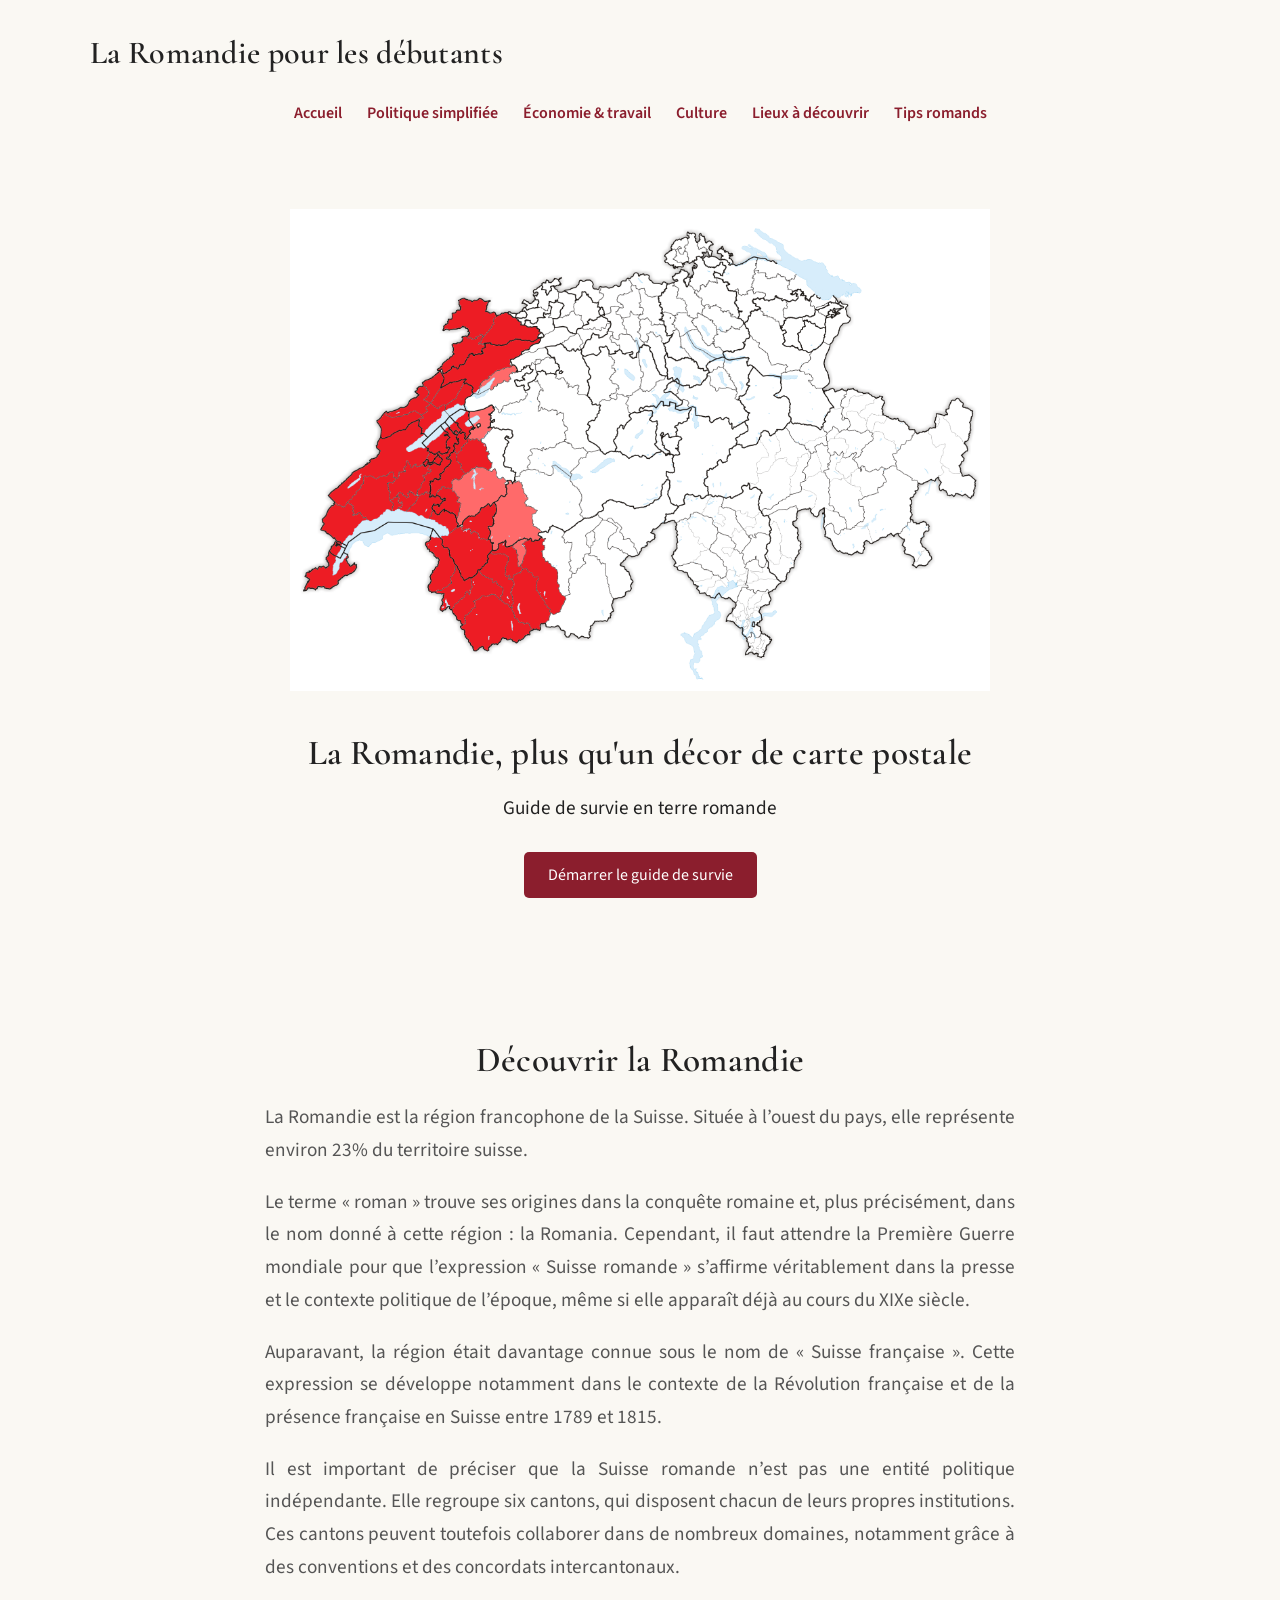
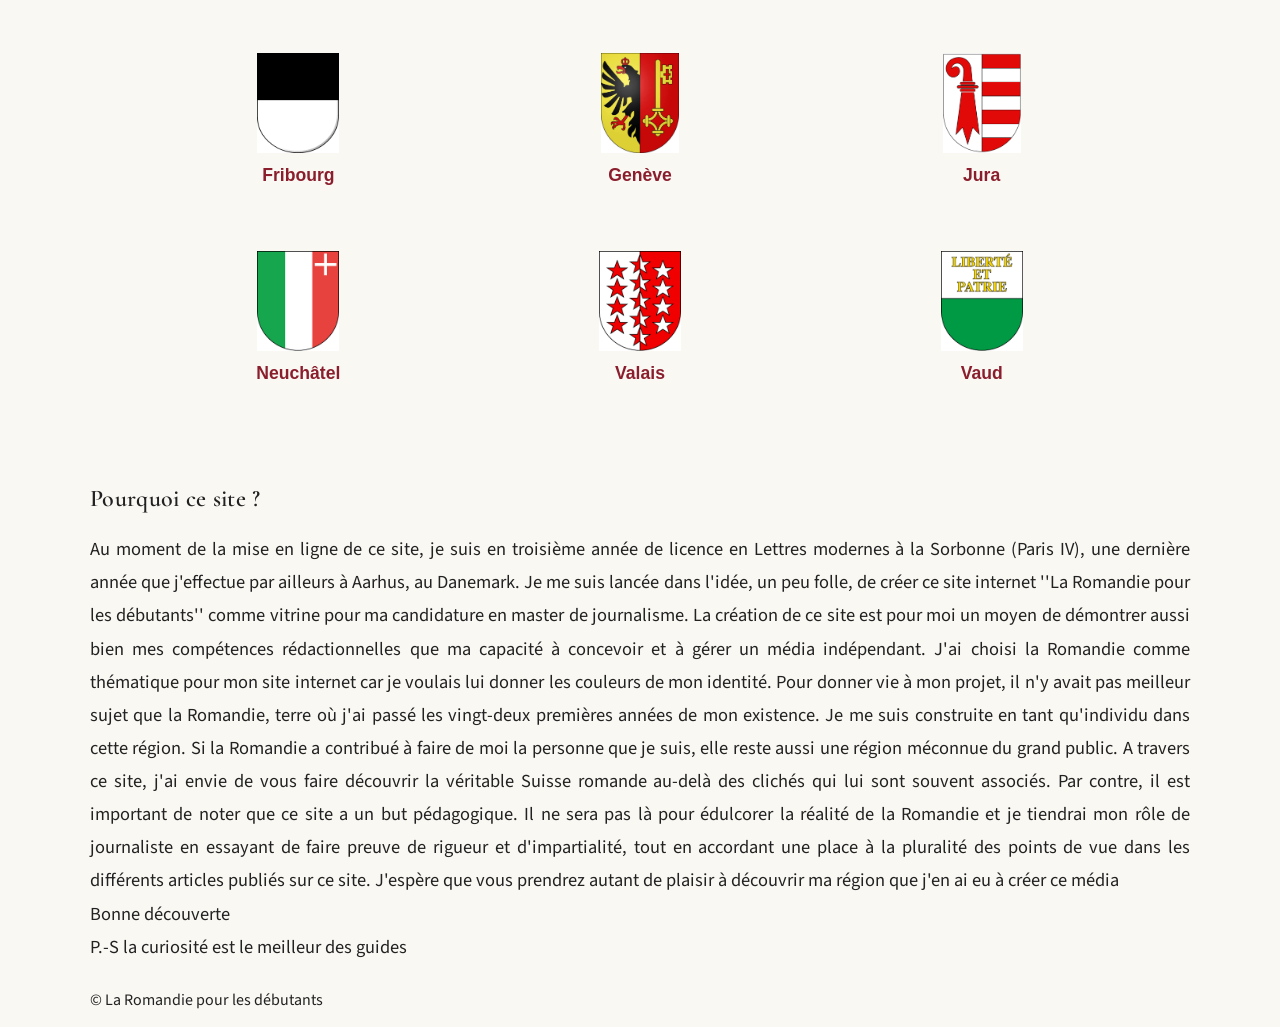
<file: index.html>
<!DOCTYPE html>
<html lang="fr">

<head>
    <meta charset="UTF-8">
    <meta name="viewport" content="width=device-width, initial-scale=1.0">
    <title>La Romandie pour les débutants</title>
<link rel="preconnect" href="https://fonts.googleapis.com">
<link rel="preconnect" href="https://fonts.gstatic.com" crossorigin>

<link href="https://fonts.googleapis.com/css2?family=Cormorant+Garamond:wght@500;600;700&family=Source+Sans+3:wght@400;500;600;700&display=swap" rel="stylesheet">

<link rel="stylesheet" href="../css/style.css">
</head>

<body>

<header>

    <div class="header-top">

        <h1>La Romandie pour les débutants</h1>

    </div>

    <nav class="menu">

     <a href="../index.html">Accueil</a>


    <div class="dropdown">

        <a href="#">Politique simplifiée</a>

        <div class="dropdown-content">

            <a href="pages/systeme-politique.html">Article - Le système politique suisse</a>
            <a href="pages/referendum.html">Vidéo - Référendum</a>
            <a href="pages/initiative-populaire.html">Vidéo - Initiative populaire</a>
            <a href="pages/quizz-commune.html">Quiz - Communal, cantonal ou fédéral ?</a>
            <a href="pages/interview-assurance-invalidité.html">Interview - Assurance invalidité</a>

        </div>

    </div>


    <div class="dropdown">

        <a href="#">Économie & travail</a>

        <div class="dropdown-content">

            <a href="pages/article-veritable-richesse-suisse-romande.html">Article - La véritable richesse de la Suisse romande</a>
            <a href="pages/video-rendre-lor-aux-juifs.html">Vidéo - Rendre l'or aux juifs</a>

        </div>

    </div>


    <div class="dropdown">

        <a href="#">Culture</a>

        <div class="dropdown-content">

            <a href="pages/interview-industrie-theatre.html">Interview - La Manufacture, une école haute en créativité</a>
            <a href="pages/article-montreux-jazz-festival.html">Article - Montreux Jazz Festival</a>

        </div>

    </div>


    <div class="dropdown">

        <a href="pages/Lieux-à-ne-pas-manquer.html">Lieux à découvrir</a>

    </div>


    <div class="dropdown">

        <a href="#">Tips romands</a>

        <div class="dropdown-content">

            <a href="pages/Top 10.html">Top - Top 10 des aliments incontournables en Romandie</a>
            <a href="pages/Dictionnaire.html">Dictionnaire - Lexique de secours pour se faire comprendre en terre romande</a>
        </div>

    </div>


</nav>

</header>


<main>

<section class="hero">

    <img src="images/suisse-romande.jpg" alt="Carte de la Suisse mettant en avant la Suisse romande">

    <h2>La Romandie, plus qu'un décor de carte postale</h2>

    <p>
        Guide de survie en terre romande
    </p>

   <a href="#decouvrir-romandie" class="hero-button">
    Démarrer le guide de survie
    </a>

</section>

        <section class="decouvrir-romandie">

    <h2 id="decouvrir-romandie">Découvrir la Romandie</h2>

<div class="intro-romandie">
    <p>La Romandie est la région francophone de la Suisse. Située à l’ouest du pays, elle représente environ 23% du territoire suisse. </p>
    <p>Le terme « roman » trouve ses origines dans la conquête romaine et, plus précisément, dans le nom donné à cette région : la Romania. Cependant, il faut attendre la Première Guerre mondiale pour que l’expression « Suisse romande » s’affirme véritablement dans la presse et le contexte politique de l’époque, même si elle apparaît déjà au cours du XIXe siècle.</p>
    <p>Auparavant, la région était davantage connue sous le nom de « Suisse française ». Cette expression se développe notamment dans le contexte de la Révolution française et de la présence française en Suisse entre 1789 et 1815.</p>

    <p>Il est important de préciser que la Suisse romande n’est pas une entité politique indépendante. Elle regroupe six cantons, qui disposent chacun de leurs propres institutions. Ces cantons peuvent toutefois collaborer dans de nombreux domaines, notamment grâce à des conventions et des concordats intercantonaux.<br>
    </p>
</div>

    <div class="cantons-grid">

        <!-- FRIBOURG -->
        <div class="canton">
            <button class="drapeau-canton" onclick="toggleCanton('fribourg')">
                <img src="../images/Canton/Fribourg.png" alt="Drapeau du canton de Fribourg">
                <span>Fribourg</span>
            </button>

            <div class="info-canton" id="fribourg">
                <div class="info-contenu">
                    <div class="description-canton">
                        <h3>Fribourg</h3>
                        <p>
                          <strong>Date d'entrée dans la Confédération :</strong>1481 <br>
                            <strong>Moments historiques :</strong> Fribourg est le premier canton romand à être entré dans la Confédération. Au cours des guerres de Bourgogne, le comte de Gruyère et Fribourg s'allient aux Suisses. À la suite de ces événements, le 22 décembre 1481, Fribourg rejoint la Confédération.<br>
                            <strong>Plat traditionnel du canton :</strong> La cuchaule, une brioche jaune faite à base de safran <br>
                            <strong>Fun fact :</strong>  Il existe une légende qui permet d'expliquer les couleurs noire et blanche du blason de Fribourg. Berthold IV de Zähringen, fondateur de Fribourg, fut surpris par un orage au cours d'une partie de chasse. Comme il n'arriva pas à son domicile avant la tombée de la nuit, il frappa à la porte d'une modeste famille de charbonniers. Le charbonnier l'hébergea dans sa chaumière. Le lendemain matin, lorsque Berthold IV se réveilla, il s'aperçut qu'il avait dormi sur des sacs de charbon recouverts d'un sac de farine. Son pourpoint se retrouva alors noir d'un côté et blanc de l'autre.

                        </p>
                    </div>

                    <img src="../images/Canton/Fribourg sur une carte suisse.jpg"
                         alt="Localisation du canton de Fribourg en Suisse">
                </div>
            </div>
        </div>

        <!-- GENÈVE -->
        <div class="canton">
            <button class="drapeau-canton" onclick="toggleCanton('geneve')">
                <img src="../images/Canton/Genève.jpg" alt="Drapeau du canton de Genève">
                <span>Genève</span>
            </button>

            <div class="info-canton" id="geneve">
                <div class="info-contenu">
                    <div class="description-canton">
                        <h3>Genève</h3>
                        <p>
                          <strong>Date d'entrée dans la Confédération :</strong> 1815 <br>
                           <strong>Moment historique :</strong> Jusqu'au 31 décembre 1813, Genève, qui aspirait à retrouver son indépendance, était annexée à la France. À la suite de sa libération par l'armée autrichienne, qui chassa les Français, Genève se rendit compte qu'il lui était nécessaire de s'allier à un État plus grand qu'elle. Elle se tourna alors vers la Confédération helvétique, avec laquelle elle entretenait déjà d'étroits liens.
                           <strong>Plat traditionnel :</strong> La longeole, une saucisse composée de viande de porc et aromatisée aux graines de fenouil. <br>
                           <strong>Fun fact :</strong>S'il y a bien une chose qui fait la renommée de Genève, c'est évidemment son célèbre Jet d'eau. Aussi surprenant que cela puisse paraître, à l'origine, ce jet n'était pas destiné à devenir le symbole qu'il est aujourd'hui.Pour comprendre son histoire, il faut revenir en 1886, lorsque Genève ouvre une station de pompage hydraulique sur le Rhône afin d'alimenter les machines des usines. En fin de journée, lorsque les machines étaient mises à l'arrêt, une vanne était utilisée pour évacuer la surpression de l'eau, produisant ainsi un jet.Les Genevois l'apprécièrent tellement qu'il devint rapidement une attraction. Par la suite, le Jet d'eau fut déplacé dans la rade et considérablement agrandi pour devenir le monument emblématique que l'on connaît aujourd'hui.
                        </p>
                    </div>

                    <img src="../images/Canton/Genève sur une carte suisse.jpg"
                         alt="Localisation du canton de Genève en Suisse">
                </div>
            </div>
        </div>

         <!-- JURA -->
        <div class="canton">
            <button class="drapeau-canton" onclick="toggleCanton('jura')">
                <img src="../images/Canton/Jura.png" alt="Drapeau du canton du Jura">
                <span>Jura</span>
            </button>

            <div class="info-canton" id="jura">
                <div class="info-contenu">
                    <div class="description-canton">
                        <h3>Jura</h3>
                        <p>
                            Jura
                            <strong>Date d'entrée dans la Confédération :</strong> 1979 <br>
                            <strong>Moment historique : </strong> En 1815, à la suite de la défaite de Napoléon, le territoire qui constitue aujourd'hui le Jura est attribué au canton de Berne. Mais, au fil du temps, un problème majeur apparaît : Berne est majoritairement germanophone et protestante, tandis que le Jura est majoritairement francophone et catholique. Pendant plus de 150 ans, les Jurassiens restent rattachés au canton de Berne, tout en développant un mouvement en faveur de leur autonomie. Il faut attendre les années 1970 pour que la question de la séparation soit soumise au vote. Finalement, le 1er janvier 1979, le Jura devient le 26e canton suisse. Il est d'ailleurs le plus jeune canton de Suisse.
                            <strong>Plat traditionnel : </strong> La morbiflette, dérivée de la tartiflette et faite à base de fromages locaux.<br>
                            <strong>Fun fact : </strong> Ironiquement, bien que le Jura soit le plus jeune canton suisse, son territoire possède une histoire géologique extrêmement ancienne. En effet, le nom de la période jurassique provient du massif du Jura, dont certaines roches ont servi à définir cette période géologique. Le Jurassique a commencé il y a environ 201 millions d'années et s'est terminé il y a environ 145 millions d'années. Des milliers de traces de dinosaures ont d'ailleurs été découvertes dans la région.

                        </p>
                    </div>

                    <img src="../images/Canton/Jura sur une carte suisse.jpg"
                         alt="Localisation du canton du Jura en Suisse">
                </div>
            </div>
        </div>


        <!-- NEUCHÂTEL -->
        <div class="canton">
            <button class="drapeau-canton" onclick="toggleCanton('neuchatel')">
                <img src="../images/Canton/Neuchâtel.png" alt="Drapeau du canton de Neuchâtel">
                <span>Neuchâtel</span>
            </button>

            <div class="info-canton" id="neuchatel">
                <div class="info-contenu">
                    <div class="description-canton">
                        <h3>Neuchâtel</h3>
                        <p>
                          <strong>Date d'entrée dans la Confédération : </strong> 1815 <br>
                           <strong>Moment historique : </strong> C'est en 1814 que le roi de Prusse prend officiellement possession de Neuchâtel. Le canton est ensuite admis dans la Confédération le 19 mai 1815. Neuchâtel possède alors un statut particulier puisqu'il est à la fois une principauté et un canton suisse. Le roi de Prusse conserve son autorité sur la principauté, tandis que Neuchâtel fait partie de la Confédération et doit notamment respecter ses règles militaires et commerciales. La révolution du 1er mars 1848 met fin à ce statut particulier : Neuchâtel abandonne son statut de principauté pour devenir une république. Cela lui permet de s'intégrer pleinement à la Confédération.
                           <strong>Plat traditionnel : </strong>La taillaule, une brioche festive et généreuse dans laquelle les pépites de chocolat se sont fait voler la vedette par des raisins secs. <br>
                           <strong>Fun fact : </strong> La taillaule, une brioche festive et généreuse dans laquelle les pépites de chocolat se sont fait voler la vedette par des raisins secs.

                        </p>
                    </div>

                    <img src="../images/Canton/Neuchâtel sur une carte suisse.jpg"
                         alt="Localisation du canton de Neuchâtel en Suisse">
                </div>
            </div>
        </div>

        <!-- VALAIS -->
        <div class="canton">
            <button class="drapeau-canton" onclick="toggleCanton('valais')">
                <img src="../images/Canton/Valais.png" alt="Drapeau du canton du Valais">
                <span>Valais</span>
            </button>

            <div class="info-canton" id="valais">
                <div class="info-contenu">
                    <div class="description-canton">
                        <h3>Valais</h3>
                        <p>
                           <strong>Date d'entrée dans la Confédération : </strong> 1815 <br>
                           <strong>Moment historique : </strong> Le Bas-Valais commence à s'émanciper avec la Révolution française. Pendant quelques années, le Valais connaît plusieurs changements de statut : il passe de son intégration à la République helvétique à une indépendance théorique, avant d'être incorporé à l'Empire français. Après la chute de Napoléon Ier, les puissances alliées encouragent le Valais à rejoindre la Confédération. Il devient ainsi le vingtième canton suisse le 4 août 1815.
                           <strong>Plat traditionnel du canton : </strong> Le choléra, une tarte gourmande composée d'une superposition de légumes, de fruits et de fromages locaux
                           <strong>Fun fact : </strong> À Saillon se trouve l'un des plus petits vignobles du monde. Il ne mesure que 1,6 m² et ne compte que quatre ceps de vigne. Mais le plus surprenant est certainement son propriétaire : le Dalaï-Lama.
                        </p>
                    </div>

                    <img src="../images/Canton/Valais sur une carte suisse.jpg"
                         alt="Localisation du canton du Valais en Suisse">
                </div>
            </div>
        </div>

              <!-- VAUD -->
        <div class="canton">
            <button class="drapeau-canton" onclick="toggleCanton('vaud')">
                <img src="../images/Canton/Drapeau Vaud.png" alt="Drapeau du canton de Vaud">
                <span>Vaud</span>
            </button>

            <div class="info-canton" id="vaud">
                <div class="info-contenu">
                    <div class="description-canton">
                        <h3>Vaud</h3>
                        <p>
                          <strong>Date d'entrée dans la Confédération : </strong> 1803 <br>
                          <strong>Moment historique : </strong>Le 24 janvier 1798, le Pays de Vaud est occupé par les armées de la République française. Quelques années plus tard, l'Acte de Médiation, proclamé le 19 février 1803 par le Premier Consul français Napoléon Bonaparte dans le but de réorganiser la Confédération, permet à Vaud de devenir un canton à part entière. Le 14 avril 1803, le Grand Conseil vaudois se réunit pour la première fois. Depuis cette période, la devise du canton est « Liberté et Patrie ».
                          <strong>Plat traditionnel du canton : </strong> Le papet vaudois, un plat généreux composé de poireaux fondants, de pommes de terre et de crème, traditionnellement accompagné d'une saucisse aux choux.
                          <strong>Fun fact : </strong> Sur le Léman naviguent encore certains des plus anciens bateaux à roues à aubes en activité. Emblématiques de la région, ils parcourent le lac depuis plus d'un siècle. Si vous avez un jour la chance de monter à bord de l'un d'eux, vous aurez l'impression de voyager dans le temps, tout en profitant de vues panoramiques à couper le souffle.
                        </p>
                    </div>

                    <img src="../images/Canton/Vaud sur une carte suisse.png"
                         alt="Localisation du canton de Vaud en Suisse">
                </div>
            </div>
        </div>


</section>
    </p>

</section>


<section>
<section class="pourquoi-site">
    <h2>Pourquoi ce site ?</h2>

    <p>
        Au moment de la mise en ligne de ce site, je suis en troisième année de licence en Lettres modernes à la Sorbonne (Paris IV), une dernière année que j'effectue par ailleurs à Aarhus, au Danemark. Je me suis lancée dans l'idée, un peu folle, de créer ce site internet ''La Romandie pour les débutants'' comme vitrine pour ma candidature en master de journalisme. La création de ce site est pour moi un moyen de démontrer aussi bien mes compétences rédactionnelles que ma capacité à concevoir et à gérer un média indépendant. J'ai choisi la Romandie comme thématique pour mon site internet car je voulais lui donner les couleurs de mon identité. Pour donner vie à mon projet, il n'y avait pas meilleur sujet que la Romandie, terre où j'ai passé les vingt-deux premières années de mon existence. Je me suis construite en tant qu'individu dans cette région. Si la Romandie a contribué à faire de moi la personne que je suis, elle reste aussi une région méconnue du grand public. A travers ce site, j'ai envie de vous faire découvrir la véritable Suisse romande au-delà des clichés qui lui sont souvent associés. Par contre, il est important de noter que ce site a un but pédagogique. Il ne sera pas là pour édulcorer la réalité de la Romandie et je tiendrai mon rôle de journaliste en essayant de faire preuve de rigueur et d'impartialité, tout en accordant une place à la pluralité des points de vue dans les différents articles publiés sur ce site. 
        J'espère que vous prendrez autant de plaisir à découvrir ma région que j'en ai eu à créer ce média <br>
        Bonne découverte <br>
        P.-S la curiosité est le meilleur des guides 

    </p>
</section>

</section>

</main>


<footer>

<p>© La Romandie pour les débutants</p>

</footer>

<script>
function toggleCanton(id) {

    const panneau = document.getElementById(id);

    if (panneau.classList.contains("ouvert")) {
        panneau.classList.remove("ouvert");
    } else {
        panneau.classList.add("ouvert");
    }

}
</script>

</body>

</html>
</file>
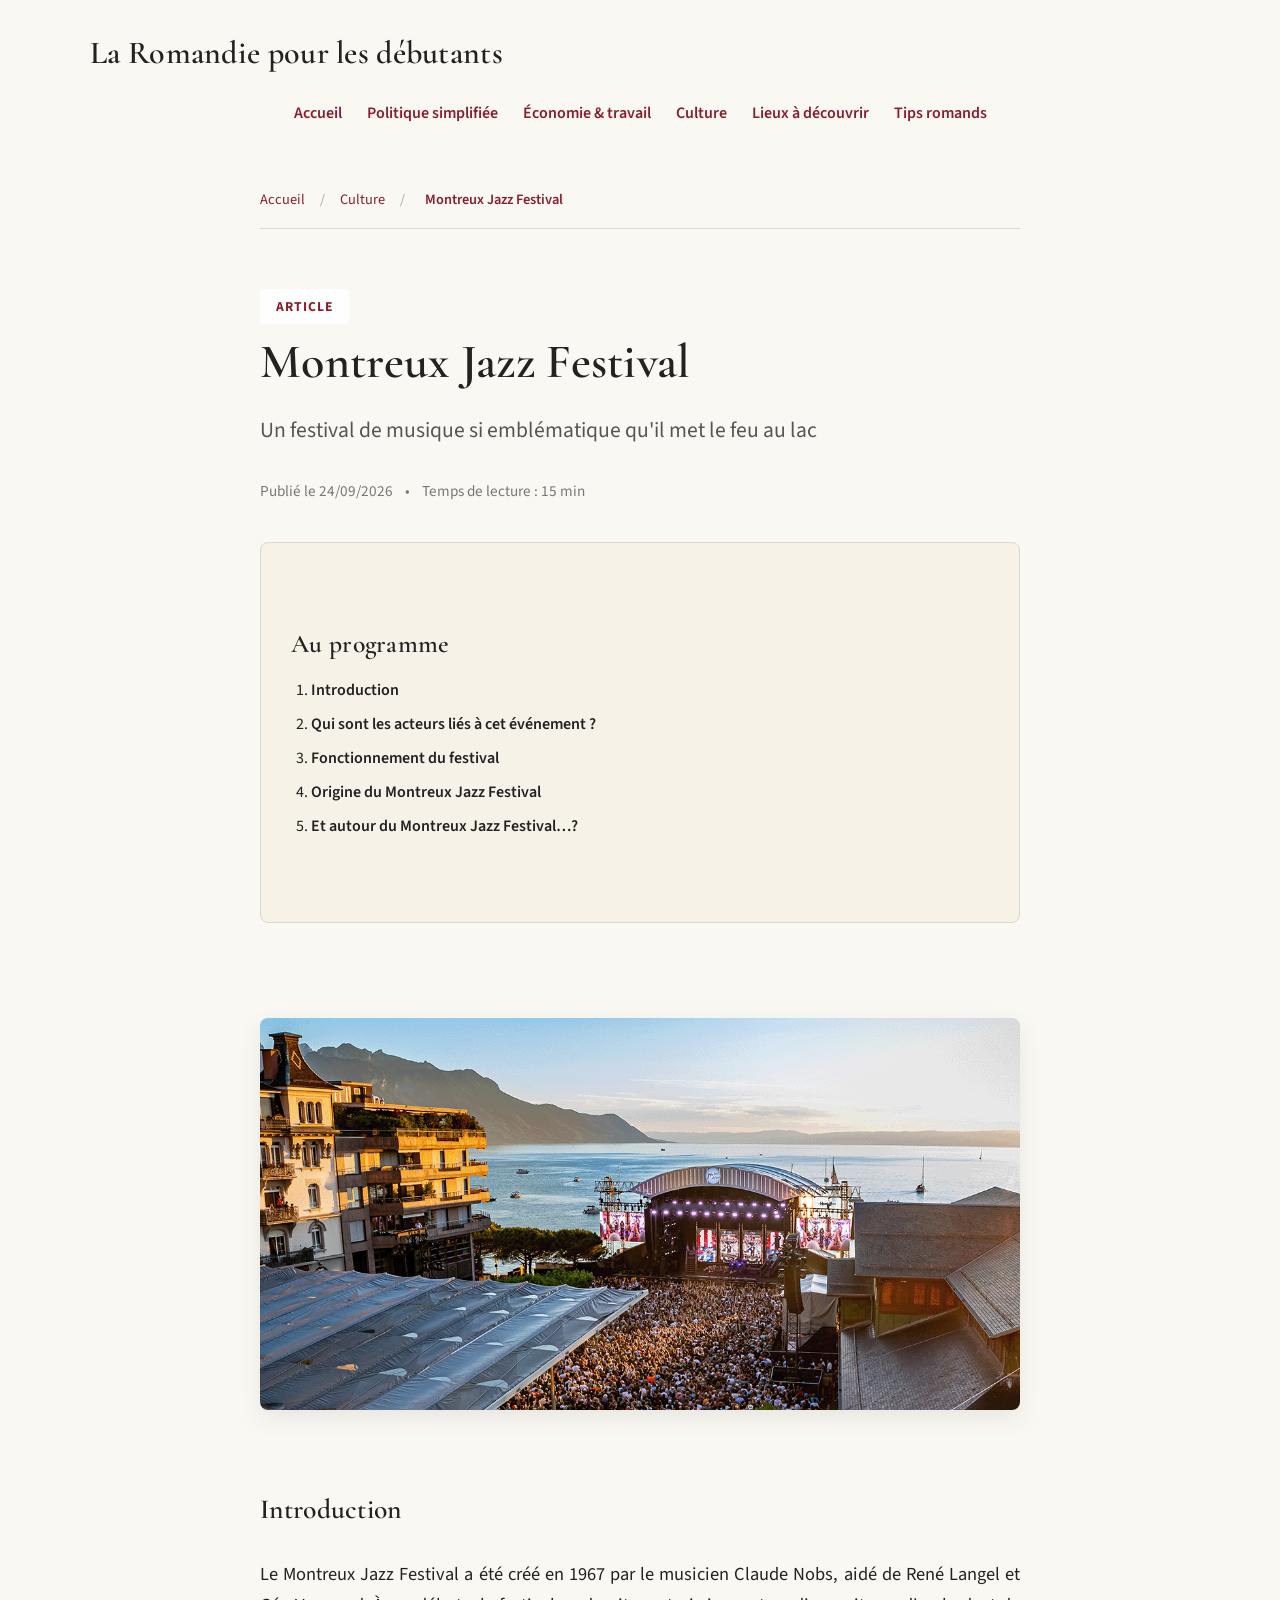
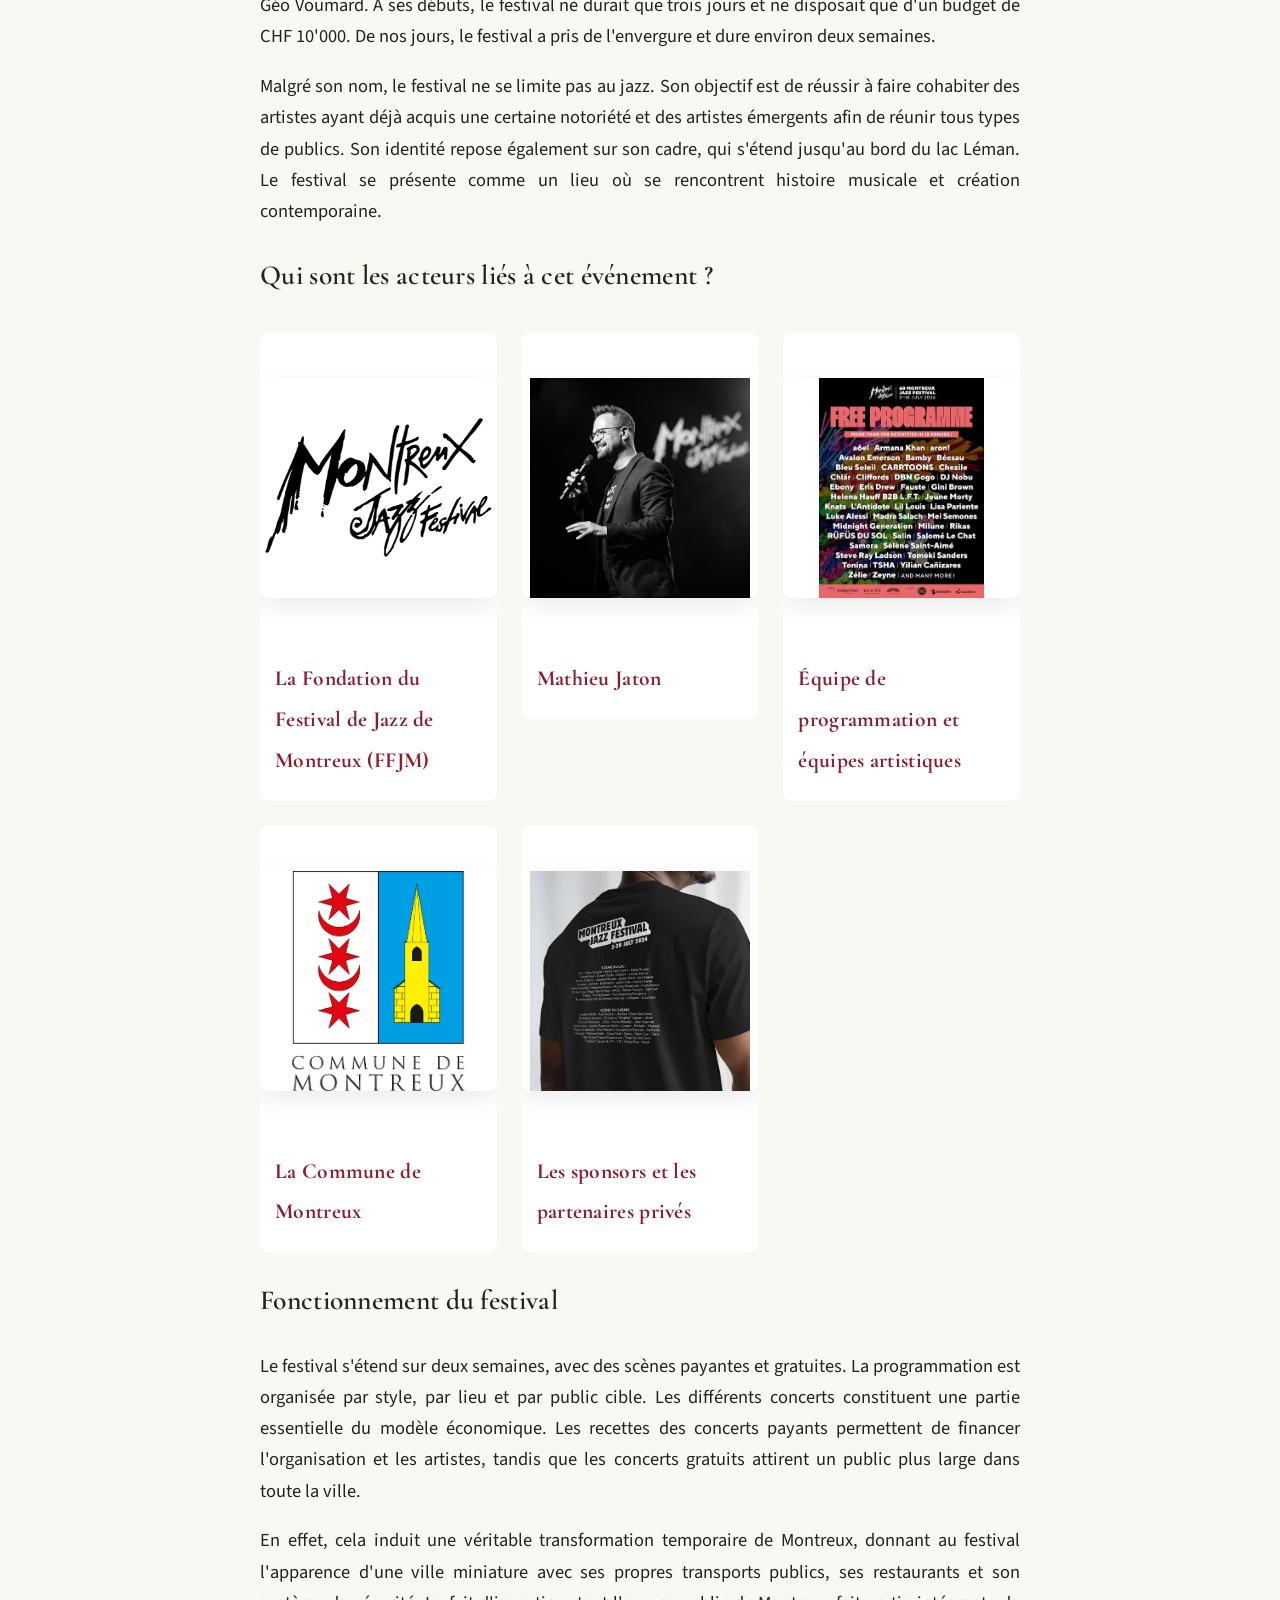
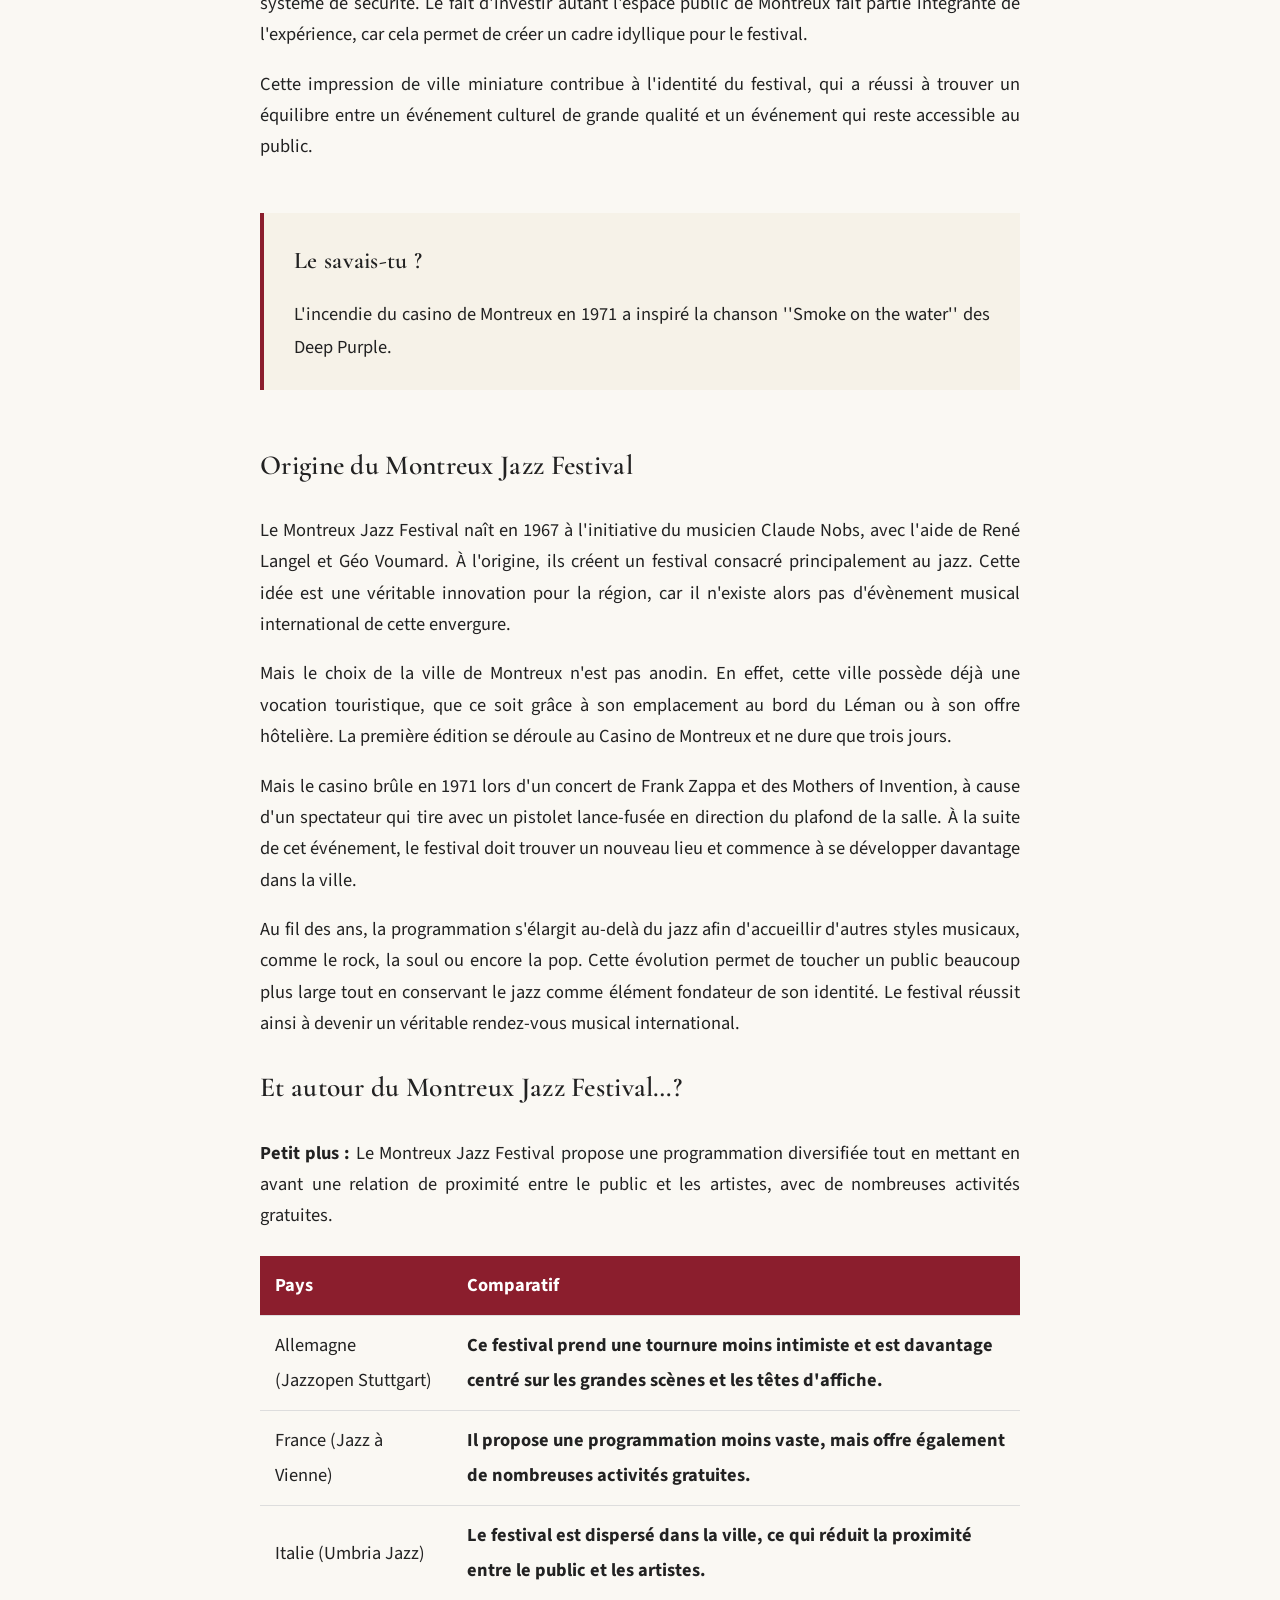
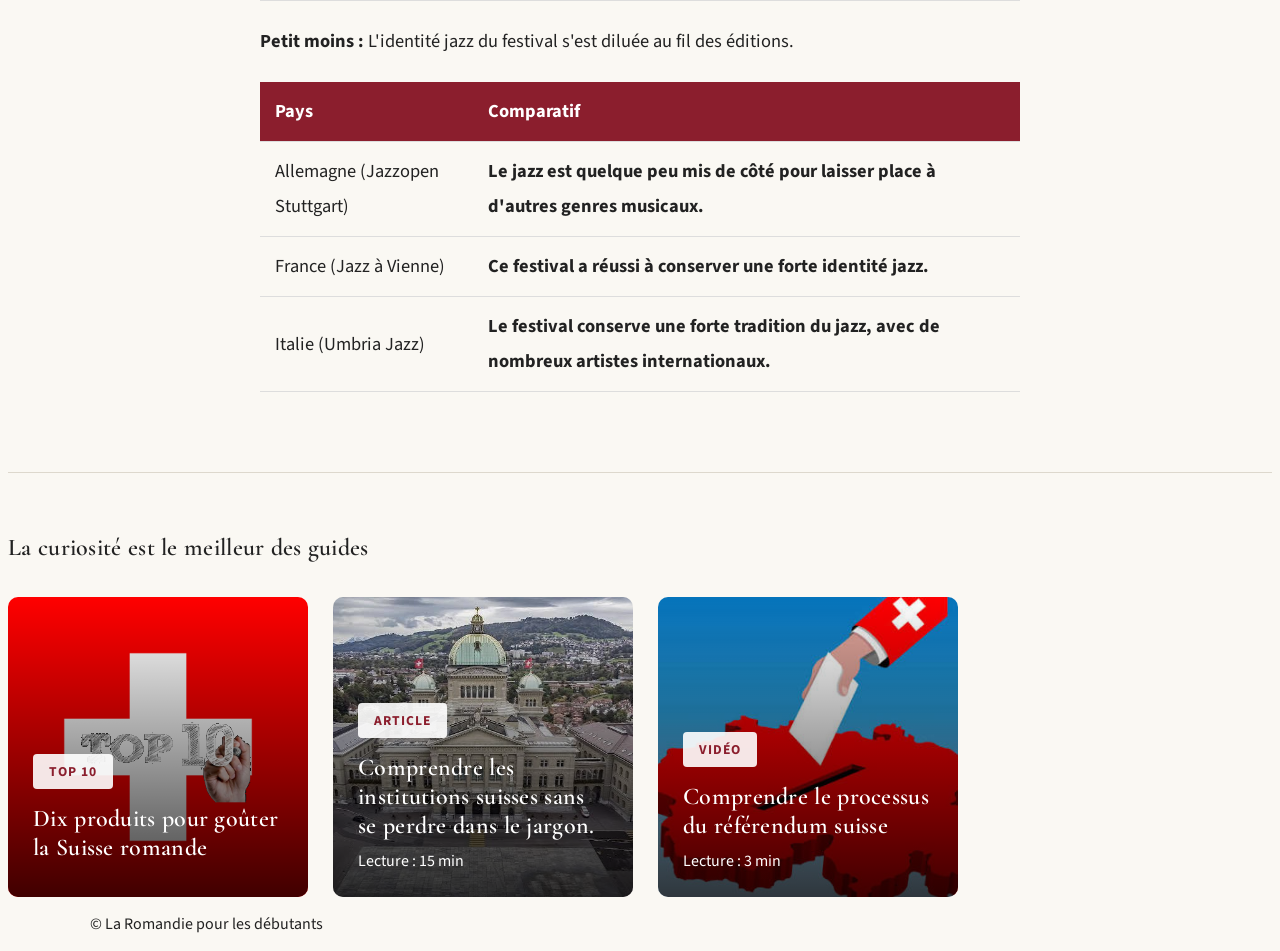
<file: pages/article-montreux-jazz-festival.html>
<!DOCTYPE html>
<html lang="fr">

<head>
    <meta charset="UTF-8">
    <meta name="viewport" content="width=device-width, initial-scale=1.0">
    <title>La Romandie pour les débutants</title>
<link rel="preconnect" href="https://fonts.googleapis.com">
<link rel="preconnect" href="https://fonts.gstatic.com" crossorigin>

<link href="https://fonts.googleapis.com/css2?family=Cormorant+Garamond:wght@500;600;700&family=Source+Sans+3:wght@400;500;600;700&display=swap" rel="stylesheet">

<link rel="stylesheet" href="../css/style.css">
</head>

<body>

<header>

    <div class="header-top">

        <h1>La Romandie pour les débutants</h1>

    </div>

    <nav class="menu">

     <a href="../index.html">Accueil</a>


    <div class="dropdown">

        <a href="#">Politique simplifiée</a>

        <div class="dropdown-content">

            <a href="systeme-politique.html">Article - Le système politique suisse</a>
            <a href="referendum.html">Vidéo - Référendum</a>
            <a href="initiative-populaire.html">Vidéo - Initiative populaire</a>
            <a href="quizz-commune.html">Quiz - Communal, cantonal ou fédéral ?</a>
            <a href="interview-assurance-invalidité.html">Interview - Assurance invalidité</a>

        </div>

    </div>


    <div class="dropdown">

        <a href="#">Économie & travail</a>

        <div class="dropdown-content">

            <a href="article-veritable-richesse-suisse-romande.html">Article - La véritable richesse de la Suisse romande</a>
            <a href="video-rendre-lor-aux-juifs.html">Vidéo - Rendre l'or aux juifs</a>

        </div>

    </div>


    <div class="dropdown">

        <a href="#">Culture</a>

        <div class="dropdown-content">

            <a href="interview-industrie-theatre.html">Interview - La Manufacture, une école haute en créativité</a>
            <a href="article-montreux-jazz-festival.html">Article - Montreux Jazz Festival</a>

        </div>

    </div>


    <div class="dropdown">

        <a href="Lieux-à-ne-pas-manquer.html">Lieux à découvrir</a>

    </div>


    <div class="dropdown">

        <a href="#">Tips romands</a>

        <div class="dropdown-content">

            <a href="Top 10.html">Top - Top 10 des aliments incontournables en Romandie</a>
            <a href="Dictionnaire.html">Dictionnaire - Lexique de secours pour se faire comprendre en terre romande</a>

        </div>

    </div>


</nav>

</header>

<main>

    <nav class="fil-ariane">

        <a href="../index.html">Accueil</a>

        <span>/</span>

        <a href="#">Culture</a>

        <span>/</span>

        <span class="page-actuelle">Montreux Jazz Festival</span>

    </nav>
  <article class="article-page">
<div class="badge-container">
    <span class="badge-media">ARTICLE</span>
</div>

        <h1>Montreux Jazz Festival</h1>

        <p class="sous-titre">
            Un festival de musique si emblématique qu'il met le feu au lac
        </p>

        <div class="infos-article">
            <span>Publié le 24/09/2026</span>
            <span>•</span>
            <span>Temps de lecture : 15 min</span>
        </div>

        <section class="au-programme">

    <main class="article-page">
    <h2>Au programme</h2>

     <ol>
       <li><a href="#introduction">Introduction</a></li>
        <li><a href="#acteur">Qui sont les acteurs liés à cet événement ?</a></li>
        <li><a href="#fonctionnement">Fonctionnement du festival</a></li>
        <li><a href="#origine">Origine du Montreux Jazz Festival</a></li>
        <li><a href="#autour">Et autour du Montreux Jazz Festival…?</a></li>
    </ol>

</section>

 <img src="../images/Article/Montreux-Jazz-Festival/Montreuz-Jazz-Festival.jpg"
             alt="Illustration du système politique suisse">

        <div class="article-content">
 <h2 id="introduction">Introduction</h2>
    <p>Le Montreux Jazz Festival a été créé en 1967 par le musicien Claude Nobs, aidé de René Langel et Géo Voumard. À ses débuts, le festival ne durait que trois jours et ne disposait que d'un budget de CHF 10'000. De nos jours, le festival a pris de l'envergure et dure environ deux semaines.</p>
    <p>Malgré son nom, le festival ne se limite pas au jazz. Son objectif est de réussir à faire cohabiter des artistes ayant déjà acquis une certaine notoriété et des artistes émergents afin de réunir tous types de publics. Son identité repose également sur son cadre, qui s'étend jusqu'au bord du lac Léman. Le festival se présente comme un lieu où se rencontrent histoire musicale et création contemporaine.</p>

 <h2 id="acteur">Qui sont les acteurs liés à cet événement ?</h2>
 <section class="organisateurs">

    <div class="liste-organisateurs">

        <!-- ORGANISATEUR 1 -->
        <div class="organisateur">

            <div class="carte-organisateur" onclick="ouvrirOrganisateur('organisateur1')">
                <img src="../images/Article/Montreux-Jazz-Festival/logo du montreux festival jazz.png" alt="Nom de l'organisateur">

                <div class="legende-organisateur">
                    <h3><strong>La Fondation du Festival de Jazz de Montreux (FFJM)</strong></h3>
                </div>
            </div>

            <div id="organisateur1" class="banderole-organisateur">
                <button class="fermer" onclick="ouvrirOrganisateur('organisateur1')">
                    ×
                </button>

                <h3><strong>La Fondation du Festival de Jazz de Montreux (FFJM)</strong></h3>

                <p>
                   Véritable acteur central de l'évènement, cet organisme organise chaque année le festival. Il est aussi propriétaire de la marque Montreux Jazz Festival.
                </p>
            </div>

        </div>


        <!-- ORGANISATEUR 2 -->
        <div class="organisateur">

            <div class="carte-organisateur" onclick="ouvrirOrganisateur('organisateur2')">
                <img src="../images/Article/Montreux-Jazz-Festival/mathieu jaton.jpg" alt="Nom de l'organisateur">

                <div class="legende-organisateur">
                    <h3><strong>Mathieu Jaton</strong></h3>
                </div>
            </div>

            <div id="organisateur2" class="banderole-organisateur">
                <button class="fermer" onclick="ouvrirOrganisateur('organisateur2')">
                    ×
                </button>

                <h3><strong>Mathieu Jaton</strong></h3>

                <p>
                
                    <p><strong>1999 :</strong> Mathieu Jaton commence à travailler au Montreux Jazz Festival en tant que responsable du marketing et du sponsoring. Ces deux dimensions essentielles à la visibilité du festival lui donnent la possibilité de travailler sur l'image de l'évènement tout en côtoyant ses partenaires privés.</p>
                    <p><strong>2001 :</strong> Il obtient le poste de secrétaire général, qui lui confère un rôle plus large au sein du festival et lui permet de travailler directement avec Claude Nobs, le fondateur du Montreux Jazz Festival.</p>
                    <p><strong>2013 :</strong> À la mort de Claude Nobs, il est nommé directeur général du festival.</p>
                    <p><strong>2019 :</strong> Il fonde Montreux Media Ventures (MMV), une filiale consacrée à la production et à la distribution de contenus musicaux.</p>
                    <p><strong>2022 :</strong> Il devient vice-président du conseil de la Fondation du Festival de Jazz de Montreux.</p>

                </p>
            </div>

        </div>
        <!-- ORGANISATEUR 3 -->
        <div class="organisateur">

            <div class="carte-organisateur" onclick="ouvrirOrganisateur('organisateur3')">
                <img src="../images/Article/Montreux-Jazz-Festival/programmation.jpg" alt="Nom de l'organisateur">

                <div class="legende-organisateur">
                    <h3><strong>Équipe de programmation et équipes artistiques</strong></h3>
                </div>
            </div>

            <div id="organisateur3" class="banderole-organisateur">
                <button class="fermer" onclick="ouvrirOrganisateur('organisateur3')">
                    ×
                </button>

                <h3><strong>Équipe de programmation et équipes artistiques</strong></h3>

                <p>
                  Environ six à huit collaborateurs ont pour mission de construire la programmation et de choisir les artistes qui se produiront au cours du Montreux Jazz Festival. Chaque programmateur a sa spécialité musicale ou est responsable d'une scène en particulier, mais toutes les décisions finales sont prises de manière collective. Ils sont à la recherche d'un parfait équilibre entre artistes émergents et artistes connus. Les artistes connus attirent le public et sécurisent les ventes, alors que les artistes émergents représentent une prise de risque pour le festival, mais donnent au public l'opportunité de découvrir de nouveaux talents. Il est aussi possible de trouver des artistes plus spécialisés dans un certain genre musical, qui n'entrent pas forcément dans les deux catégories précédentes. Ils participent à la construction de l'identité artistique du festival. Les programmateurs doivent jongler habilement entre ce qui est artistiquement intéressant, ce que le public veut voir et ce que le festival peut financièrement se permettre.
                </p>
            </div>

        </div>

        <!-- ORGANISATEUR 4 -->
        <div class="organisateur">

            <div class="carte-organisateur" onclick="ouvrirOrganisateur('organisateur4')">
                <img src="../images/Article/Montreux-Jazz-Festival/commune de montreux.png" alt="Nom de l'organisateur">

                <div class="legende-organisateur">
                    <h3><strong>La Commune de Montreux</strong></h3>
                </div>
            </div>

            <div id="organisateur4" class="banderole-organisateur">
                <button class="fermer" onclick="ouvrirOrganisateur('organisateur4')">
                    ×
                </button>

                <h3><strong>La Commune de Montreux</strong></h3>

                <p>
                   La ville de Montreux est le partenaire institutionnel le plus important du Montreux Jazz Festival. Elle autorise la transformation de l'espace urbain pendant plusieurs semaines. Elle met aussi à disposition ses services communaux, qui participent à l'organisation pratique de l'évènement, notamment en matière de sécurité, de transports publics ou encore de gestion de la circulation. De plus, la ville contribue financièrement au festival. En échange, celui-ci participe à l'attractivité et au rayonnement de Montreux.
                </p>
            </div>

        </div>

        <!-- ORGANISATEUR 5 -->
        <div class="organisateur">

            <div class="carte-organisateur" onclick="ouvrirOrganisateur('organisateur5')">
                <img src="../images/Article/Montreux-Jazz-Festival/sponsor.jpg" alt="Nom de l'organisateur">

                <div class="legende-organisateur">
                    <h3><strong>Les sponsors et les partenaires privés</strong></h3>
                </div>
            </div>

            <div id="organisateur5" class="banderole-organisateur">
                <button class="fermer" onclick="ouvrirOrganisateur('organisateur5')">
                    ×
                </button>

                <h3><strong>Les sponsors et les partenaires privés</strong></h3>

                <p>
                   Les sponsors et les partenaires privés participent au financement et au fonctionnement du festival. Leur contribution ne se limite pas à l'argent. Ils effectuent aussi des dons de matériel ou participent aux services et à la logistique. Par exemple, l'entreprise de sécurité Securitas met des agents de sécurité à la disposition du festival. En contrepartie, les entreprises bénéficient de la visibilité que leur procure le Montreux Jazz Festival.
                </p>
            </div>

        </div>

    </div>

</section>

<script>
function ouvrirOrganisateur(id) {

    const banderole = document.getElementById(id);

    banderole.classList.toggle("ouverte");

}
</script>

<h2 id="fonctionnement">Fonctionnement du festival</h2>

 <p>Le festival s'étend sur deux semaines, avec des scènes payantes et gratuites. La programmation est organisée par style, par lieu et par public cible. Les différents concerts constituent une partie essentielle du modèle économique. Les recettes des concerts payants permettent de financer l'organisation et les artistes, tandis que les concerts gratuits attirent un public plus large dans toute la ville.</p>
<p>En effet, cela induit une véritable transformation temporaire de Montreux, donnant au festival l'apparence d'une ville miniature avec ses propres transports publics, ses restaurants et son système de sécurité. Le fait d'investir autant l'espace public de Montreux fait partie intégrante de l'expérience, car cela permet de créer un cadre idyllique pour le festival.</p>
<p>Cette impression de ville miniature contribue à l'identité du festival, qui a réussi à trouver un équilibre entre un événement culturel de grande qualité et un événement qui reste accessible au public.</p>
 

    <div class="savais-tu">

        <h3>Le savais-tu ?</h3>

        <p>
             L'incendie du casino de Montreux en 1971 a inspiré la chanson ''Smoke on the water'' des Deep Purple.
        </p>

    </div>

     <h2 id="origine">Origine du Montreux Jazz Festival</h2>

     <p>Le Montreux Jazz Festival naît en 1967 à l'initiative du musicien Claude Nobs, avec l'aide de René Langel et Géo Voumard. À l'origine, ils créent un festival consacré principalement au jazz. Cette idée est une véritable innovation pour la région, car il n'existe alors pas d'évènement musical international de cette envergure.</p>
    <p>Mais le choix de la ville de Montreux n'est pas anodin. En effet, cette ville possède déjà une vocation touristique, que ce soit grâce à son emplacement au bord du Léman ou à son offre hôtelière. La première édition se déroule au Casino de Montreux et ne dure que trois jours.</p>
    <p>Mais le casino brûle en 1971 lors d'un concert de Frank Zappa et des Mothers of Invention, à cause d'un spectateur qui tire avec un pistolet lance-fusée en direction du plafond de la salle. À la suite de cet événement, le festival doit trouver un nouveau lieu et commence à se développer davantage dans la ville.</p>
    <p>Au fil des ans, la programmation s'élargit au-delà du jazz afin d'accueillir d'autres styles musicaux, comme le rock, la soul ou encore la pop. Cette évolution permet de toucher un public beaucoup plus large tout en conservant le jazz comme élément fondateur de son identité. Le festival réussit ainsi à devenir un véritable rendez-vous musical international.</p>

<h2 id="autour">Et autour du Montreux Jazz Festival…?</h2>
<p><strong>Petit plus :</strong> Le Montreux Jazz Festival propose une programmation diversifiée tout en mettant en avant une relation de proximité entre le public et les artistes, avec de nombreuses activités gratuites. </p>
 <table class="tableau-tarifs">
 <thead>
                            <tr>
                                <th>Pays</th>
                                <th>Comparatif</th>
                            </tr>
                        </thead>

                        <tbody>

                            <tr>
                                <td>Allemagne (Jazzopen Stuttgart) </td>
                                <td>Ce festival prend une tournure moins intimiste et est davantage centré sur les grandes scènes et les têtes d'affiche.</td>
                            </tr>

                            <tr>
                                <td>France (Jazz à Vienne)</td>
                                <td>Il propose une programmation moins vaste, mais offre également de nombreuses activités gratuites.</td>
                            </tr>

                            <tr>
                                <td>Italie (Umbria Jazz) </td>
                                <td> Le festival est dispersé dans la ville, ce qui réduit la proximité entre le public et les artistes.</td>
                            </tr>

                        </tbody>
                    </table>

<p><strong>Petit moins :</strong> L'identité jazz du festival s'est diluée au fil des éditions.</p>
 <table class="tableau-tarifs">
 <thead>
                            <tr>
                                <th>Pays</th>
                                <th>Comparatif</th>
                            </tr>
                        </thead>

                        <tbody>

                            <tr>
                                <td>Allemagne (Jazzopen Stuttgart)</td>
                                <td>Le jazz est quelque peu mis de côté pour laisser place à d'autres genres musicaux.</td>
                            </tr>

                            <tr>
                                <td>France (Jazz à Vienne)</td>
                                <td>Ce festival a réussi à conserver une forte identité jazz.</td>
                            </tr>

                            <tr>
                                <td>Italie (Umbria Jazz)</td>
                                <td>  Le festival conserve une forte tradition du jazz, avec de nombreux artistes internationaux.</td>
                            </tr>

                        </tbody>
                    </table>

</div>
</main>
    </article>

<section class="suite-decouverte">

    <h2>La curiosité est le meilleur des guides</h2>
    
<!-- CONTENEUR QUI REGROUPE LES 3 CARRÉS -->
<div class="cartes-decouverte">


    <!-- CARRÉ 1 : INITIATIVE POPULAIRE -->
    <a href="Top 10.html" class="carte-decouverte">

        <img src="../images/Top 10 aliments/drapeau top 10.png"
             alt="Video - rendre l'or aux juifs">

        <div class="overlay">

            <span class="badge-media">
                 TOP 10
            </span>

            <h3>
               Dix produits pour goûter la Suisse romande
            </h3>

        </div>

    </a>


    <!-- CARRÉ 2 -->
    <a href="systeme-politique.html" class="carte-decouverte">

        <img src="../images/Article/Système politique suisse/palais-fédérale.jpg"
             alt="Commune, canton, confédération">

        <div class="overlay">

            <span class="badge-media">
                ARTICLE
            </span>

            <h3>
            Comprendre les institutions suisses sans se perdre dans le jargon.
            </h3>
             <p>
                Lecture : 15 min
            </p>

        </div>

    </a>


    <!-- CARRÉ 3 -->
    <a href="referendum.html" class="carte-decouverte">

        <img src="../images/Vidéo/référendum/Référendum.jpg"
             alt="Montreux Jazz Festival">

        <div class="overlay">

            <span class="badge-media">
                VIDÉO
            </span>

            <h3>
                Comprendre le processus du référendum suisse
            </h3>
            
            <p>
                Lecture : 3 min
            </p>

        </div>

    </a>


</div>

</section>

</main>

<footer>

    <p>© La Romandie pour les débutants</p>

</footer>

</body>

</html>
</file>
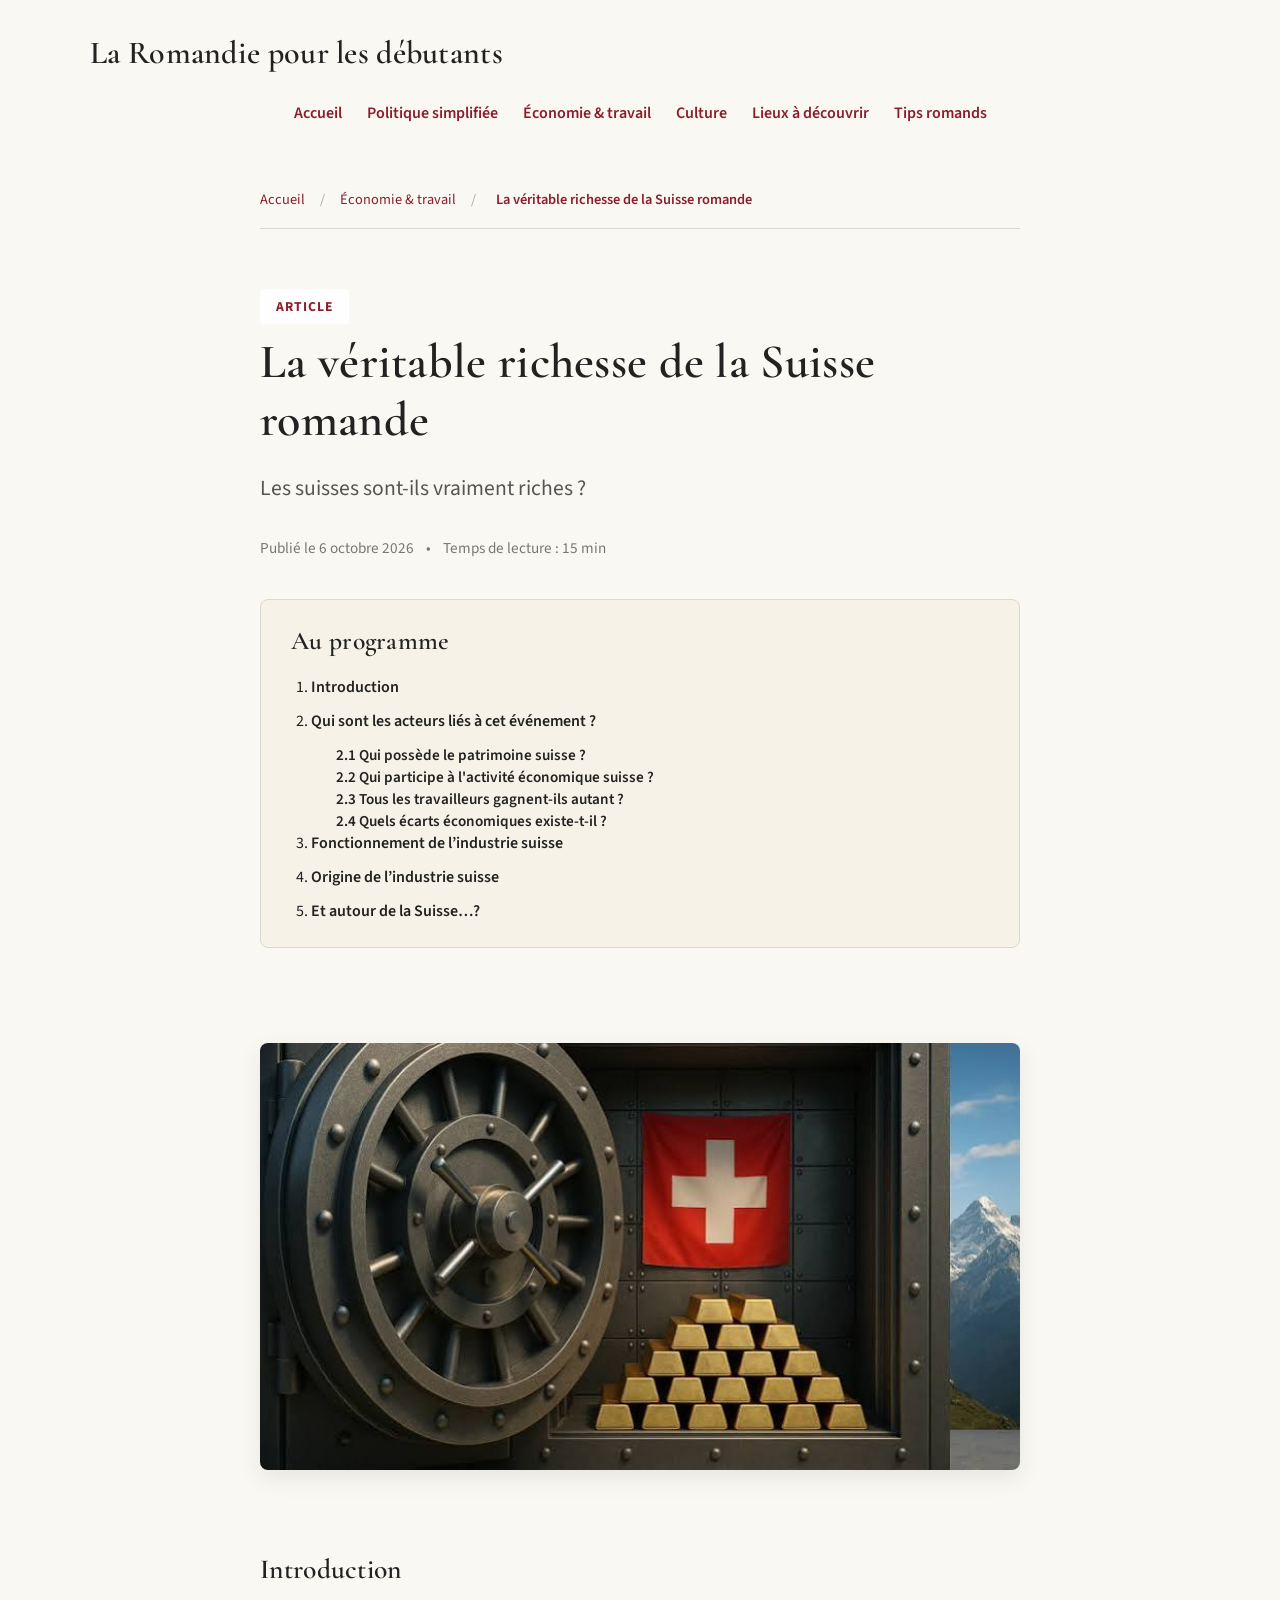
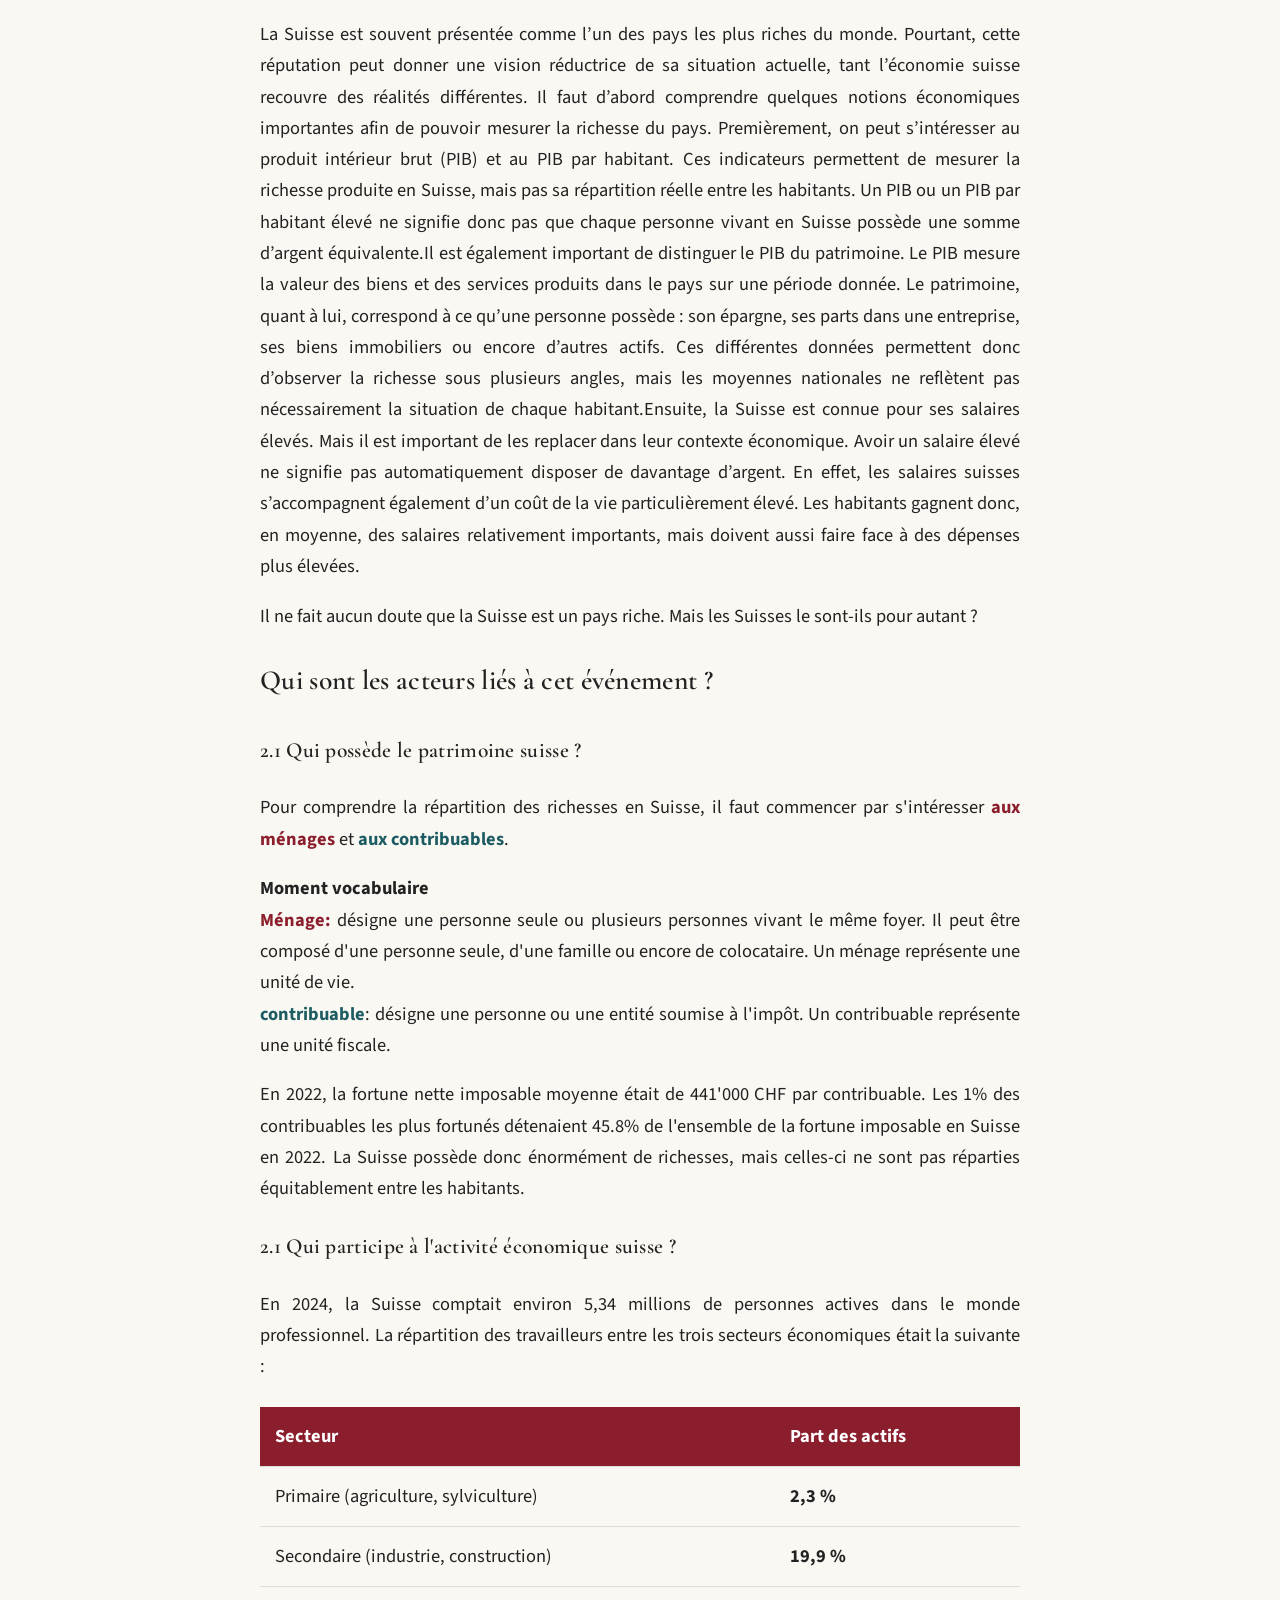
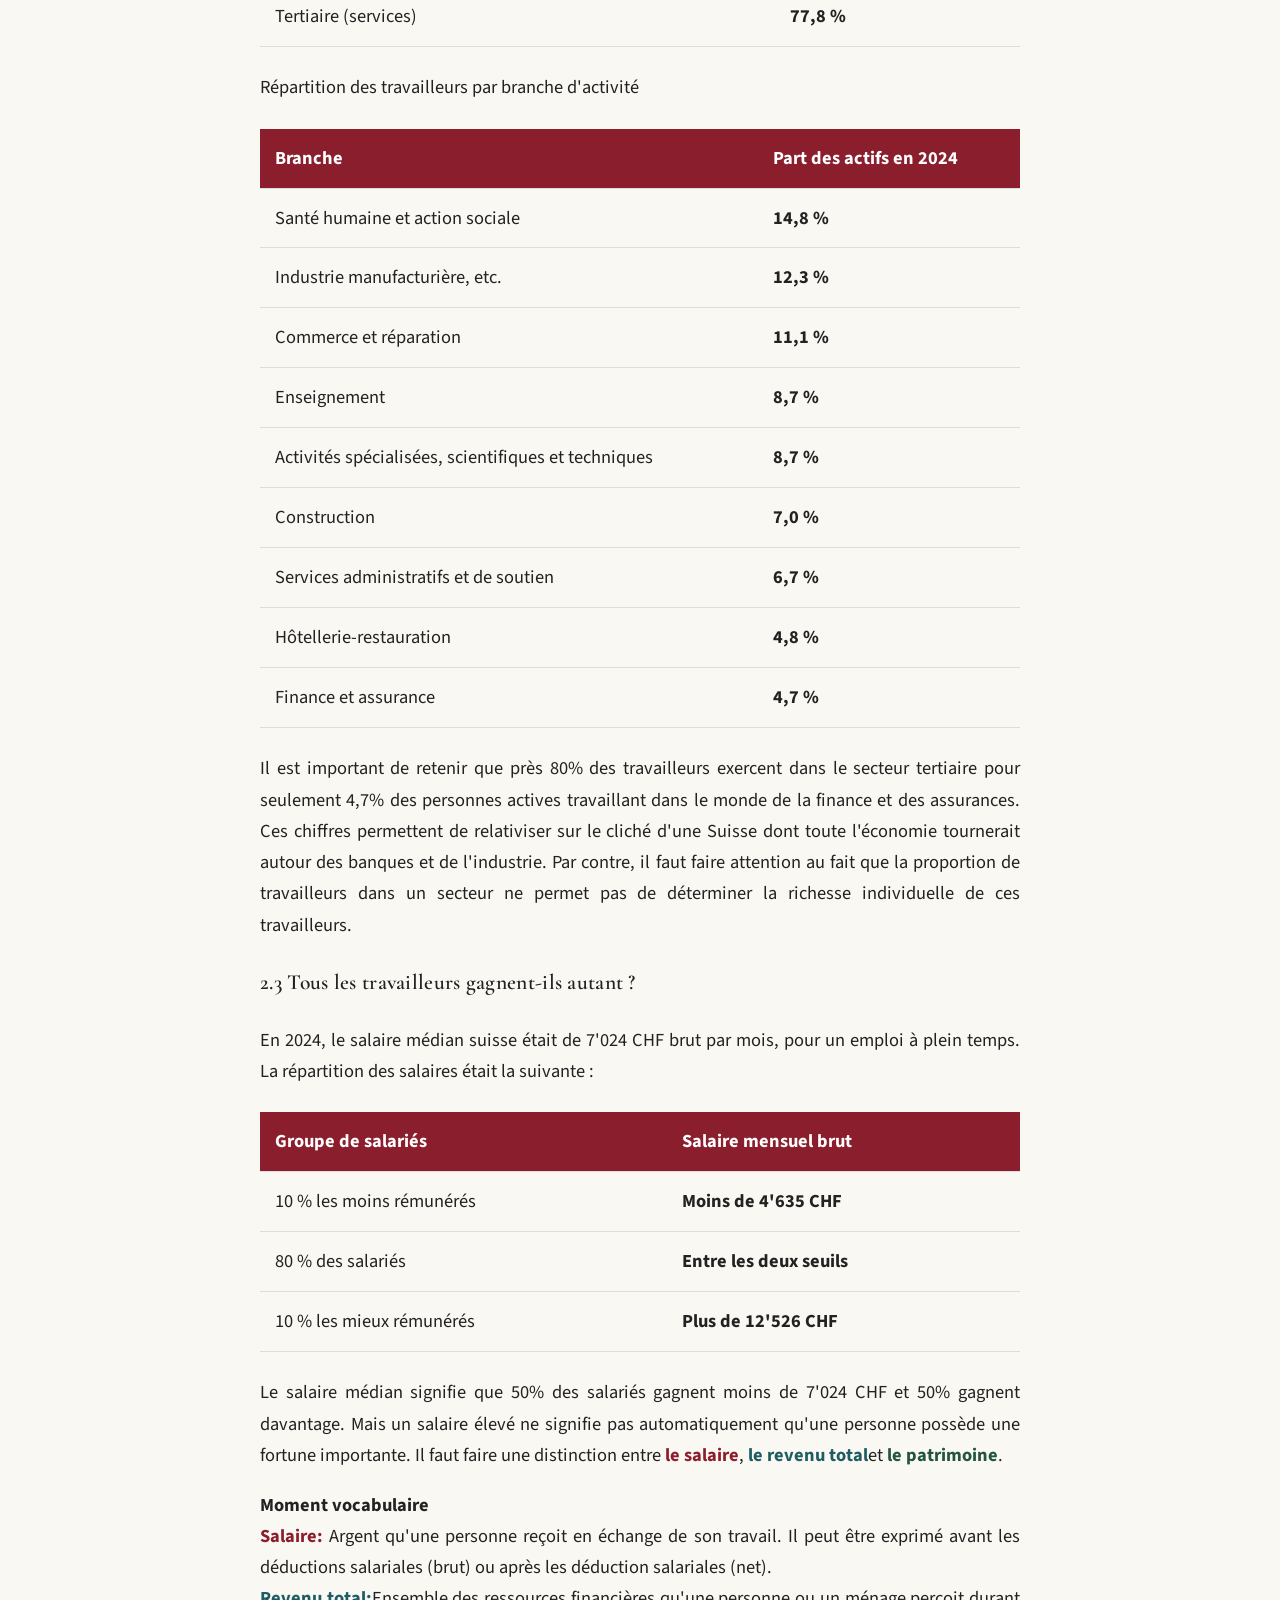
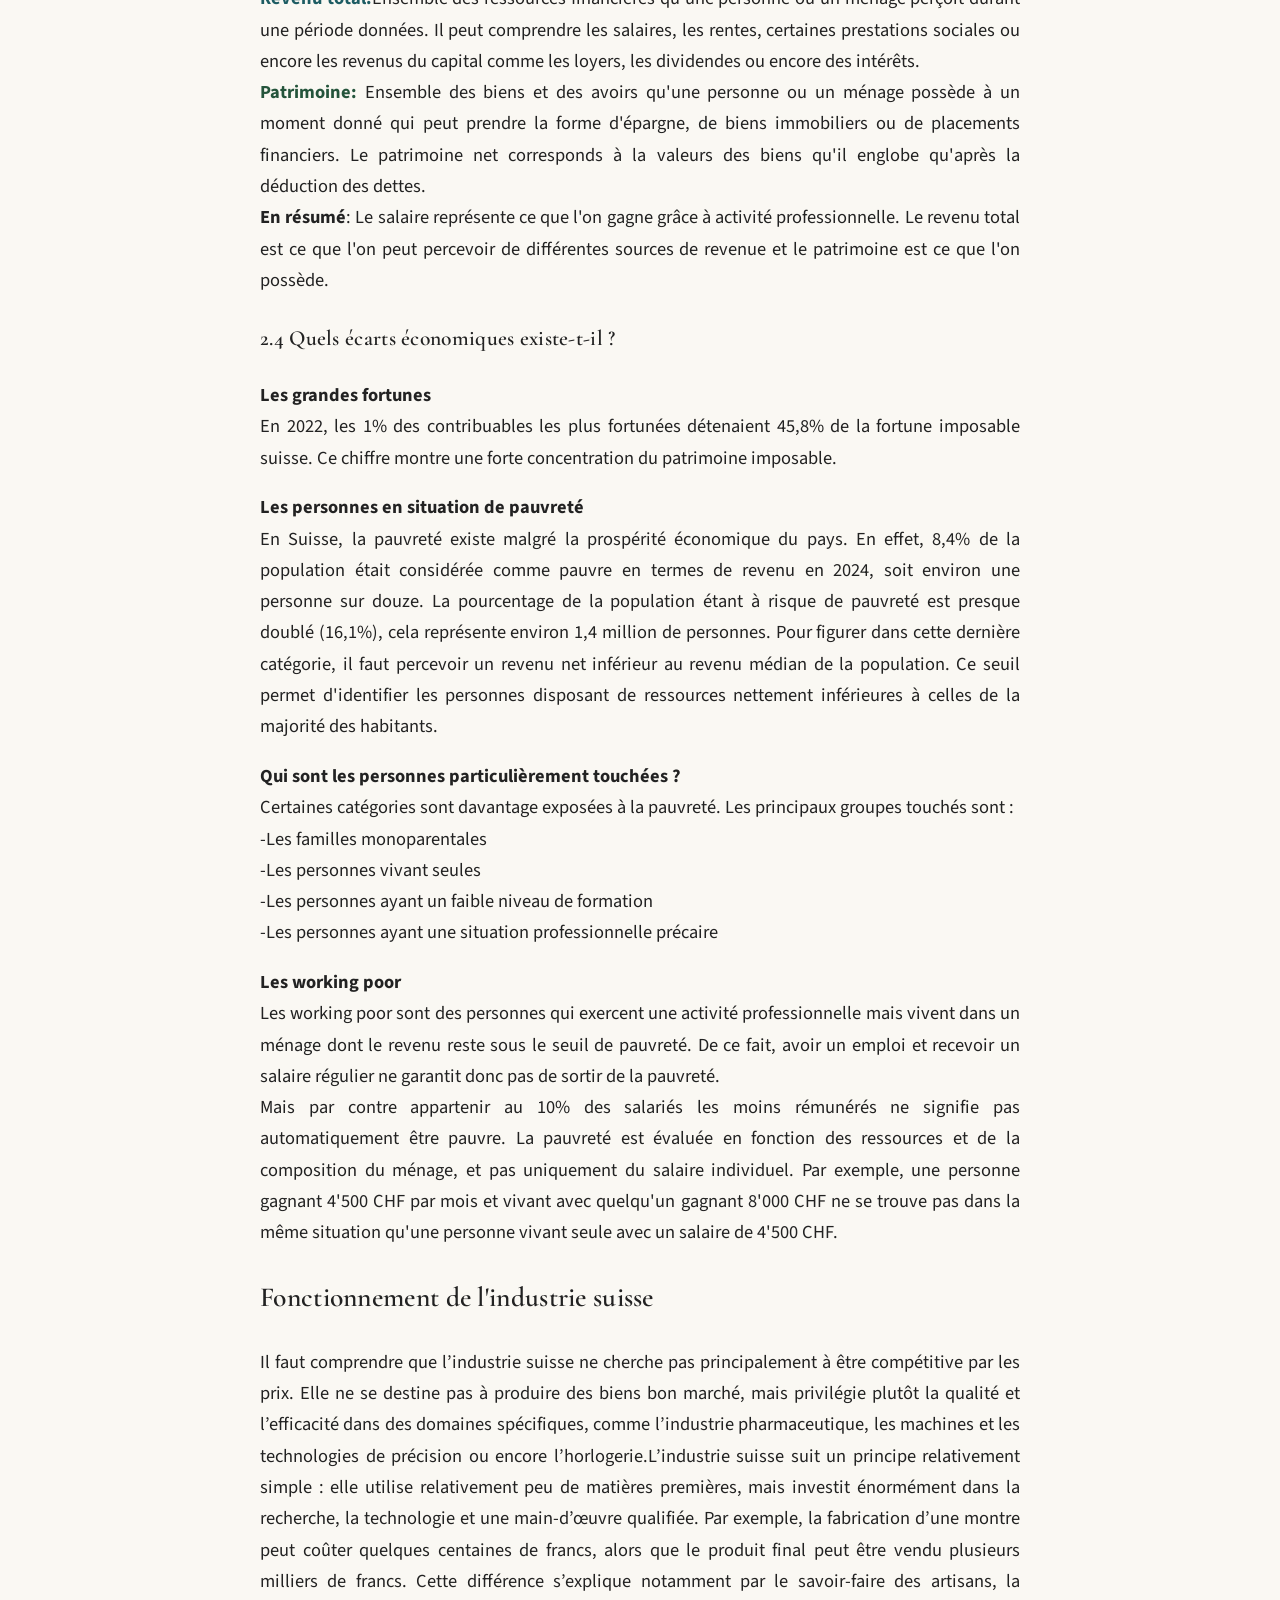
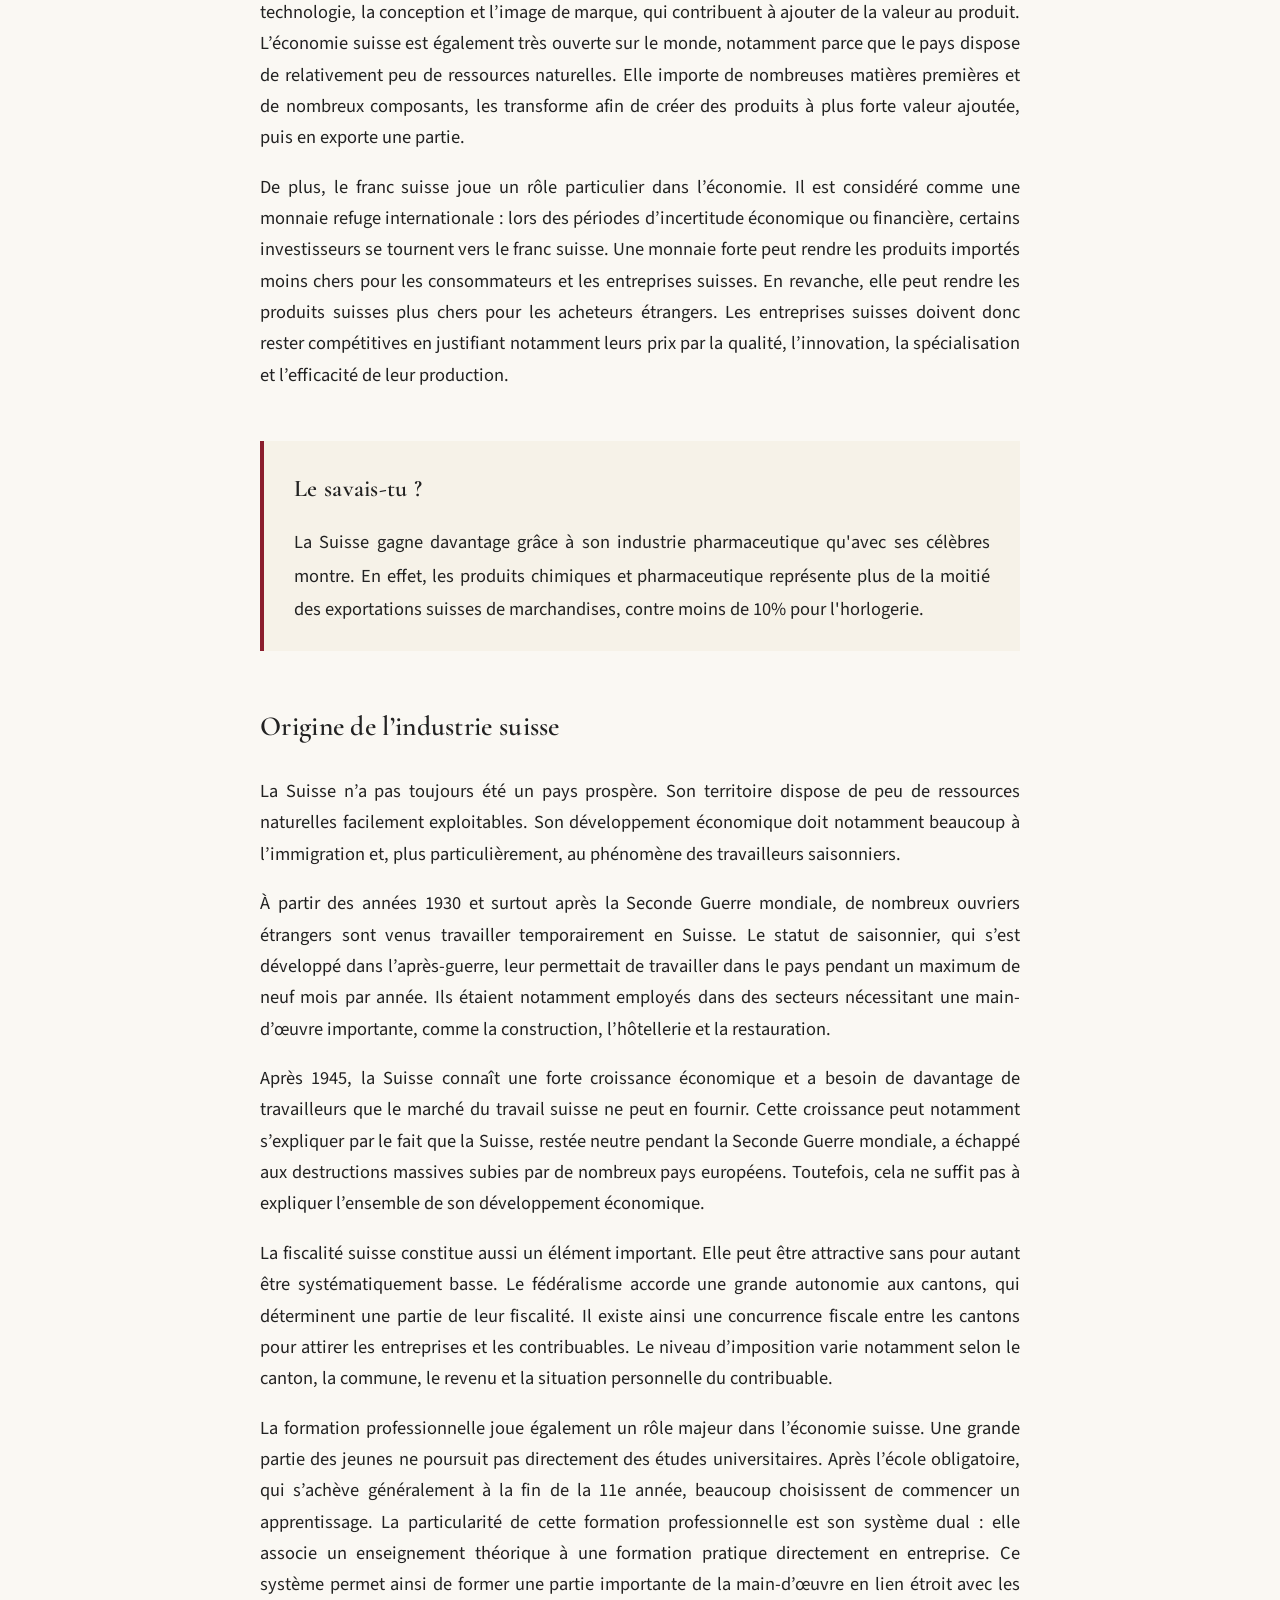
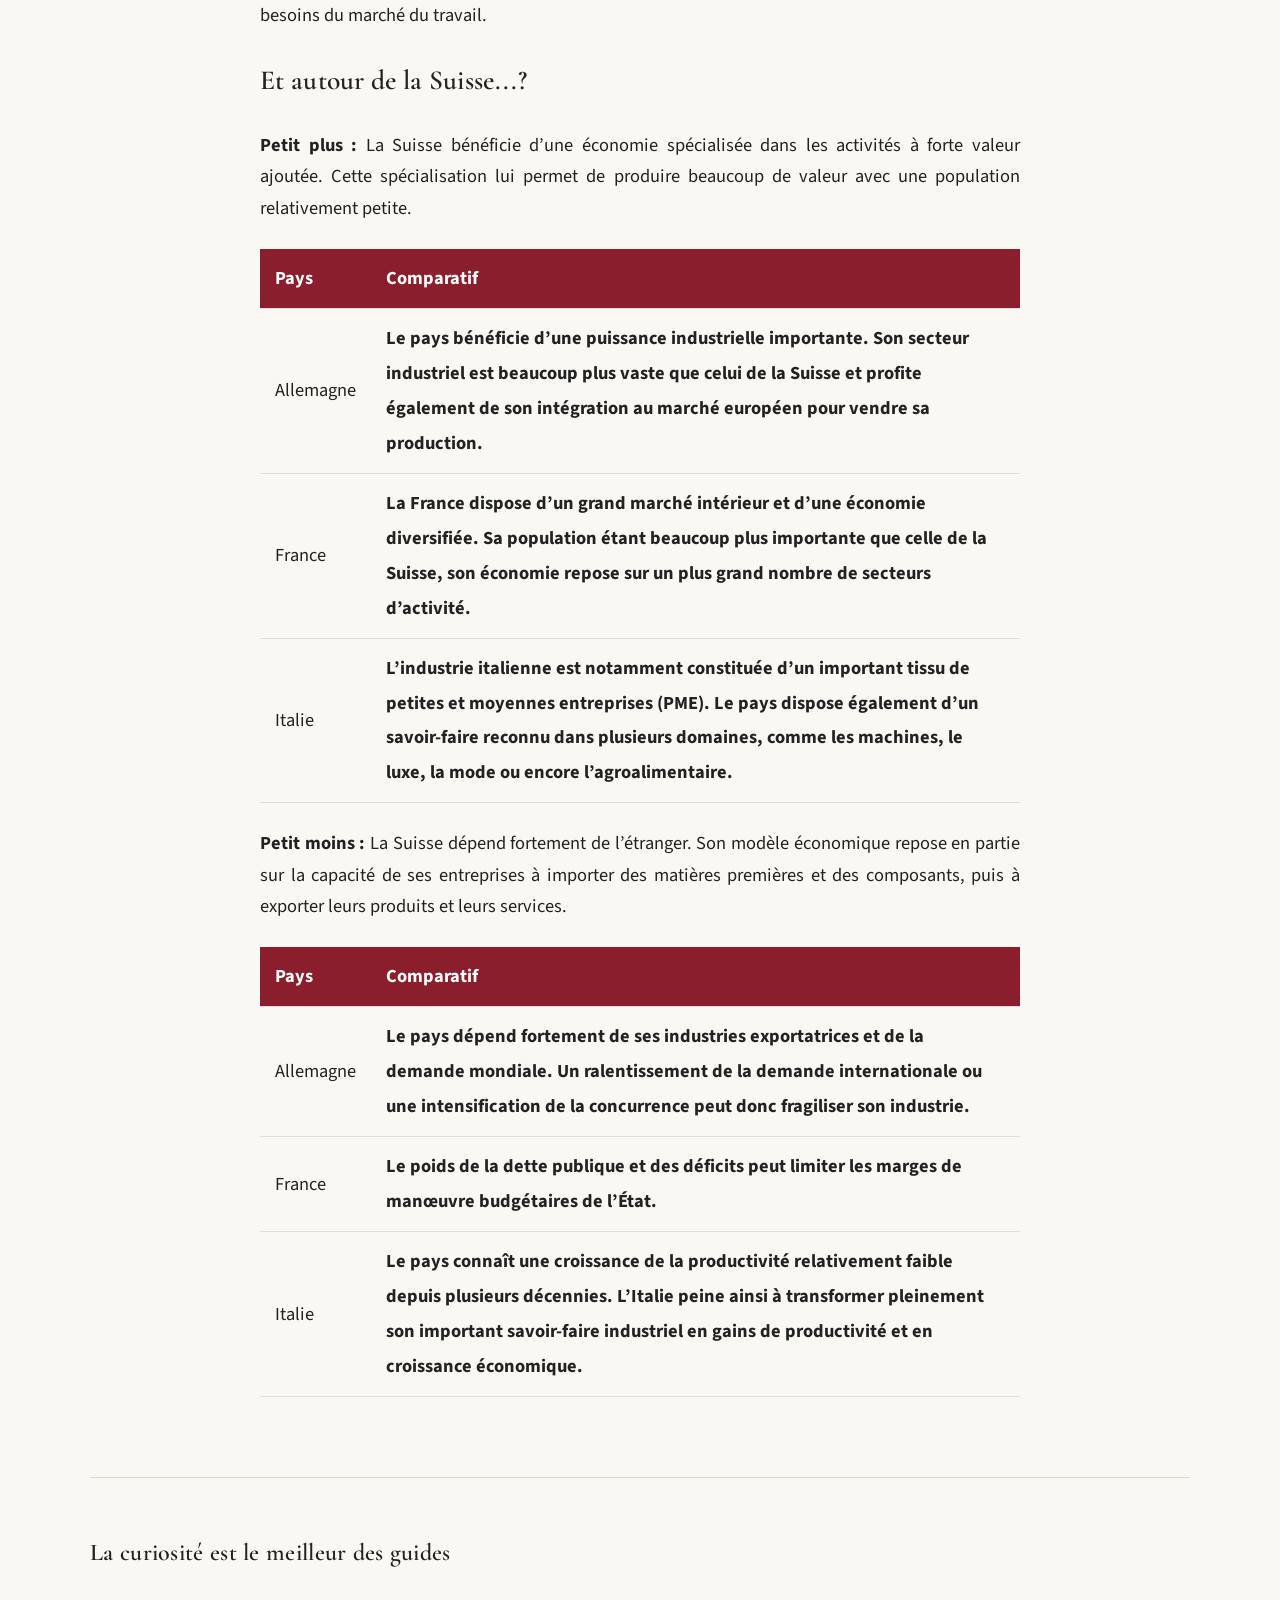
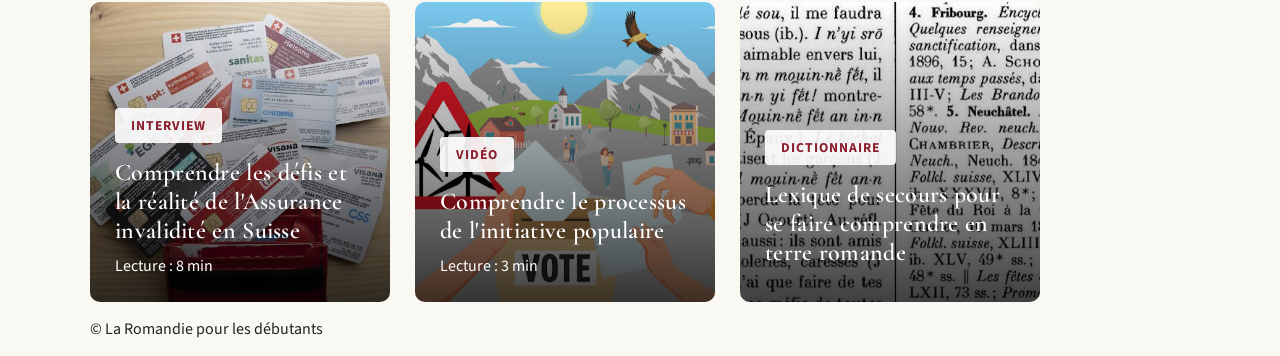
<file: pages/article-veritable-richesse-suisse-romande.html>
<!DOCTYPE html>
<html lang="fr">

<head>
    <meta charset="UTF-8">
    <meta name="viewport" content="width=device-width, initial-scale=1.0">
    <title>La Romandie pour les débutants</title>
<link rel="preconnect" href="https://fonts.googleapis.com">
<link rel="preconnect" href="https://fonts.gstatic.com" crossorigin>

<link href="https://fonts.googleapis.com/css2?family=Cormorant+Garamond:wght@500;600;700&family=Source+Sans+3:wght@400;500;600;700&display=swap" rel="stylesheet">

<link rel="stylesheet" href="../css/style.css">
</head>

<body>

<header>

    <div class="header-top">

        <h1>La Romandie pour les débutants</h1>

    </div>

    <nav class="menu">

     <a href="../index.html">Accueil</a>


    <div class="dropdown">

        <a href="#">Politique simplifiée</a>

        <div class="dropdown-content">

            <a href="systeme-politique.html">Article - Le système politique suisse</a>
            <a href="referendum.html">Vidéo - Référendum</a>
            <a href="initiative-populaire.html">Vidéo - Initiative populaire</a>
            <a href="quizz-commune.html">Quiz - Communal, cantonal ou fédéral ?</a>
            <a href="interview-assurance-invalidité.html">Interview - Assurance invalidité</a>

        </div>

    </div>


    <div class="dropdown">

        <a href="#">Économie & travail</a>

        <div class="dropdown-content">

            <a href="article-veritable-richesse-suisse-romande.html">Article - La véritable richesse de la Suisse romande</a>
            <a href="video-rendre-lor-aux-juifs.html">Vidéo - Rendre l'or aux juifs</a>

        </div>

    </div>


    <div class="dropdown">

        <a href="#">Culture</a>

        <div class="dropdown-content">

            <a href="interview-industrie-theatre.html">Interview - La Manufacture, une école haute en créativité</a>
            <a href="article-montreux-jazz-festival.html">Article - Montreux Jazz Festival</a>

        </div>

    </div>


    <div class="dropdown">

        <a href="Lieux-à-ne-pas-manquer.html">Lieux à découvrir</a>

    </div>


    <div class="dropdown">

        <a href="#">Tips romands</a>

        <div class="dropdown-content">

            <a href="Top 10.html">Top - Top 10 des aliments incontournables en Romandie</a>
            <a href="Dictionnaire.html">Dictionnaire - Lexique de secours pour se faire comprendre en terre romande</a>

        </div>

    </div>


</nav>

</header>

<main>

    <nav class="fil-ariane">

        <a href="../index.html">Accueil</a>

        <span>/</span>

        <a href="#">Économie & travail</a>

        <span>/</span>

        <span class="page-actuelle">La véritable richesse de la Suisse romande</span>

    </nav>

  <article class="article-page">
<div class="badge-container">
    <span class="badge-media">ARTICLE</span>
</div>

        <h1>La véritable richesse de la Suisse romande</h1>

        <p class="sous-titre">
            Les suisses sont-ils vraiment riches ?
        </p>

        <div class="infos-article">
            <span>Publié le 6 octobre 2026</span>
            <span>•</span>
            <span>Temps de lecture : 15 min</span>
        </div>
        <section class="au-programme">

    <h2>Au programme</h2>

    <ol>
       <li><a href="#introduction">Introduction</a></li>
        <li><a href="#acteur">Qui sont les acteurs liés à cet événement ?</a></li>
                <div class="sous-parties">
                <a href="#patrimoine">2.1 Qui possède le patrimoine suisse ?</a>
                <a href="#participation">2.2  Qui participe à l'activité économique suisse ?</a>
                <a href="#travailleurs">2.3 Tous les travailleurs gagnent-ils autant ?</a>
                <a href="#écarts">2.4 Quels écarts économiques existe-t-il ?</a>
                </div>
        <li><a href="#fonctionnement">Fonctionnement de l’industrie suisse</a></li>
        <li><a href="#origine">Origine de l’industrie suisse</a></li>
        <li><a href="#autour">Et autour de la Suisse…?</a></li>
    </ol>

</section>

        <img src="../images/Article/La véritable richesse de la suisse/banque-coffre.jpg"
             alt="Illustration du système politique suisse">

        <div class="article-content">

 <h2 id="introduction">Introduction</h2>
    <p>
        La Suisse est souvent présentée comme l’un des pays les plus riches du monde. Pourtant, cette réputation peut donner une vision réductrice de sa situation actuelle, tant l’économie suisse recouvre des réalités différentes. Il faut d’abord comprendre quelques notions économiques importantes afin de pouvoir mesurer la richesse du pays. Premièrement, on peut s’intéresser au produit intérieur brut (PIB) et au PIB par habitant. Ces indicateurs permettent de mesurer la richesse produite en Suisse, mais pas sa répartition réelle entre les habitants. Un PIB ou un PIB par habitant élevé ne signifie donc pas que chaque personne vivant en Suisse possède une somme d’argent équivalente.Il est également important de distinguer le PIB du patrimoine. Le PIB mesure la valeur des biens et des services produits dans le pays sur une période donnée. Le patrimoine, quant à lui, correspond à ce qu’une personne possède : son épargne, ses parts dans une entreprise, ses biens immobiliers ou encore d’autres actifs. Ces différentes données permettent donc d’observer la richesse sous plusieurs angles, mais les moyennes nationales ne reflètent pas nécessairement la situation de chaque habitant.Ensuite, la Suisse est connue pour ses salaires élevés. Mais il est important de les replacer dans leur contexte économique. Avoir un salaire élevé ne signifie pas automatiquement disposer de davantage d’argent. En effet, les salaires suisses s’accompagnent également d’un coût de la vie particulièrement élevé. Les habitants gagnent donc, en moyenne, des salaires relativement importants, mais doivent aussi faire face à des dépenses plus élevées.
    </p>
    <p>Il ne fait aucun doute que la Suisse est un pays riche. Mais les Suisses le sont-ils pour autant ?</p>

<h2 id="acteur">Qui sont les acteurs liés à cet événement ?</h2>

<h3 id="patrimoine">2.1 Qui possède le patrimoine suisse ?</h3>
<p>Pour comprendre la répartition des richesses en Suisse, il faut commencer par s'intéresser <strong class="couleur-1">aux ménages</strong> et  <strong class="couleur-2">aux contribuables</strong>.</p>
<p><strong> Moment vocabulaire</strong></br>
<strong class="couleur-1">Ménage:</strong>  désigne une personne seule ou plusieurs personnes vivant le même foyer. Il peut être composé d'une personne seule, d'une famille ou encore de colocataire. Un ménage représente une unité de vie.</br>
<strong class="couleur-2">contribuable</strong>: désigne une personne ou une entité soumise à l'impôt. Un contribuable représente une unité fiscale.</p>
<p>En 2022, la fortune nette imposable moyenne était de 441'000 CHF par contribuable. Les 1% des contribuables les plus fortunés détenaient 45.8% de l'ensemble de la fortune imposable en Suisse en 2022. La Suisse possède donc énormément de richesses, mais celles-ci ne sont pas réparties équitablement entre les habitants.</p>

<h3 id="participation">2.1 Qui participe à l'activité économique suisse ?</h3>
<p> En 2024, la Suisse comptait environ 5,34 millions de personnes actives dans le monde professionnel. La répartition des travailleurs entre les trois secteurs économiques était la suivante :</p>
 <table class="tableau-tarifs">
                            <tr>
                                <th>Secteur</th>
                                <th>Part des actifs</th>
                            </tr>
                        </thead>

                        <tbody>

                            <tr>
                                <td>Primaire (agriculture, sylviculture)</td>
                                <td>2,3 %</td>
                            </tr>

                            <tr>
                                <td>Secondaire (industrie, construction)</td>
                                <td>19,9 %</td>
                            </tr>

                            <tr>
                                <td>Tertiaire (services)</td>
                                <td>77,8 %</td>
                            </tr>
                        </tbody>

                    </table>
<p>Répartition des travailleurs par branche d'activité</p>
 <table class="tableau-tarifs">

                        <thead>
                            <tr>
                                <th>Branche</th>
                                <th>Part des actifs en 2024</th>
                            </tr>
                        </thead>

                        <tbody>

                            <tr>
                                <td>Santé humaine et action sociale</td>
                                <td>14,8 %</td>
                            </tr>

                            <tr>
                                <td>Industrie manufacturière, etc.</td>
                                <td>12,3 %</td>
                            </tr>

                            <tr>
                                <td>Commerce et réparation</td>
                                <td>11,1 %</td>
                            </tr>

                            <tr>
                                <td>Enseignement</td>
                                <td>8,7 %</td>
                            </tr>

                            <tr>
                                <td>Activités spécialisées, scientifiques et techniques</td>
                                <td>8,7 %</td>
                            </tr>

                            <tr>
                                <td>Construction</td>
                                <td>7,0 %</td>
                            </tr>
                        
                            <tr>
                                <td>Services administratifs et de soutien</td>
                                <td>6,7 %</td>
                            </tr>

                            <tr>
                                <td>Hôtellerie-restauration</td>
                                <td>4,8 %</td>
                            </tr>

                            <tr>
                                <td>Finance et assurance</td>
                                <td>4,7 %</td>
                            </tr>
                        </tbody>
                    </table>
<p>Il est important de retenir que près 80% des travailleurs exercent dans le secteur tertiaire pour seulement 4,7% des personnes actives travaillant dans le monde de la finance et des assurances. Ces chiffres permettent de relativiser sur le cliché d'une Suisse dont toute l'économie tournerait autour des banques et de l'industrie. Par contre, il faut faire attention au fait que la proportion de travailleurs dans un secteur ne permet pas de déterminer la richesse individuelle de ces travailleurs.</p>

<h3 id="travailleurs">2.3 Tous les travailleurs gagnent-ils autant ?</h3>
<p>En 2024, le salaire médian suisse était de 7'024 CHF brut par mois, pour un emploi à plein temps. La répartition des salaires était la suivante :</p>
    <table class="tableau-tarifs">
                                <tr>
                                    <th>Groupe de salariés</th>
                                    <th>Salaire mensuel brut</th>
                                </tr>
                            </thead>
    
                            <tbody>
    
                                <tr>
                                    <td>10 % les moins rémunérés</td>
                                    <td>Moins de 4'635 CHF</td>
                                </tr>
    
                                <tr>
                                    <td>80 % des salariés</td>
                                    <td>Entre les deux seuils</td>
                                </tr>
    
                                <tr>
                                    <td>10 % les mieux rémunérés</td>
                                    <td>Plus de 12'526 CHF</td>
                                </tr>

    
                            </tbody>
    
                        </table>
<p>Le salaire médian signifie que 50% des salariés gagnent moins de 7'024 CHF et 50% gagnent davantage. Mais un salaire élevé ne signifie pas automatiquement qu'une personne possède une fortune importante. Il faut faire une distinction entre <strong class="couleur-1">le salaire</strong>, <strong class="couleur-2">le revenu total</strong>et <strong class="couleur-3">le patrimoine</strong>.</p>
<p><strong> Moment vocabulaire</strong></br>
<strong class="couleur-1">Salaire:</strong> Argent qu'une personne reçoit en échange de son travail. Il peut être exprimé avant les déductions salariales (brut) ou après les déduction salariales (net).</br>
<strong class="couleur-2">Revenu total:</strong>Ensemble des ressources financières qu'une personne ou un ménage perçoit durant une période données. Il peut comprendre les salaires, les rentes, certaines prestations sociales ou encore les revenus du capital comme les loyers, les dividendes ou encore des intérêts.</br>
<strong class="couleur-3">Patrimoine:</strong> Ensemble des biens et des avoirs qu'une personne ou un ménage possède à un moment donné qui peut prendre la forme d'épargne, de biens immobiliers ou de placements financiers. Le patrimoine net corresponds à la valeurs des biens qu'il englobe qu'après la déduction des dettes.</br>
<strong>En résumé</strong>: Le salaire représente ce que l'on gagne grâce à activité professionnelle. Le revenu total est ce que l'on peut percevoir de différentes sources de revenue et le patrimoine est ce que l'on possède. 

<h3 id="écarts">2.4 Quels écarts économiques existe-t-il ?</h3>
<p><strong>Les grandes fortunes</strong></br>
En 2022, les 1% des contribuables les plus fortunées détenaient 45,8% de la fortune imposable suisse. Ce chiffre montre une forte concentration du patrimoine imposable.</p>
<p><strong>Les personnes en situation de pauvreté</strong></br>
En Suisse, la pauvreté existe malgré la prospérité économique du pays. En effet, 8,4% de la population était considérée comme pauvre en termes de revenu en 2024, soit environ une personne sur douze. La pourcentage de la population étant à risque de pauvreté est presque doublé (16,1%), cela représente environ 1,4 million de personnes. Pour figurer dans cette dernière catégorie, il faut percevoir un revenu net inférieur au revenu médian de la population. Ce seuil permet d'identifier les personnes disposant de ressources nettement inférieures à celles de la majorité des habitants.</p>
<p><strong>Qui sont les personnes particulièrement touchées ?</strong></br>
Certaines catégories sont davantage exposées à la pauvreté. Les principaux groupes touchés sont :</br>
-Les familles monoparentales </br>
-Les personnes vivant seules </br>
-Les personnes ayant un faible niveau de formation</br>
-Les personnes ayant une situation professionnelle précaire</br></p>
<p><strong>Les working poor</strong></br>
Les working poor sont des personnes qui exercent une activité professionnelle mais vivent dans un ménage dont le revenu reste sous le seuil de pauvreté. De ce fait, avoir un emploi et recevoir un salaire régulier ne garantit donc pas de sortir de la pauvreté.</br>
Mais par contre appartenir au 10% des salariés les moins rémunérés ne signifie pas automatiquement être pauvre. La pauvreté est évaluée en fonction des ressources et de la composition du ménage, et pas uniquement du salaire individuel. Par exemple, une personne gagnant 4'500 CHF par mois et vivant avec quelqu'un gagnant 8'000 CHF ne se trouve pas dans la même situation qu'une personne vivant seule avec un salaire de 4'500 CHF.</br>

<h2 id="fonctionnement">Fonctionnement de l'industrie suisse</h2>
<p>Il faut comprendre que l’industrie suisse ne cherche pas principalement à être compétitive par les prix. Elle ne se destine pas à produire des biens bon marché, mais privilégie plutôt la qualité et l’efficacité dans des domaines spécifiques, comme l’industrie pharmaceutique, les machines et les technologies de précision ou encore l’horlogerie.L’industrie suisse suit un principe relativement simple : elle utilise relativement peu de matières premières, mais investit énormément dans la recherche, la technologie et une main-d’œuvre qualifiée. Par exemple, la fabrication d’une montre peut coûter quelques centaines de francs, alors que le produit final peut être vendu plusieurs milliers de francs. Cette différence s’explique notamment par le savoir-faire des artisans, la technologie, la conception et l’image de marque, qui contribuent à ajouter de la valeur au produit. L’économie suisse est également très ouverte sur le monde, notamment parce que le pays dispose de relativement peu de ressources naturelles. Elle importe de nombreuses matières premières et de nombreux composants, les transforme afin de créer des produits à plus forte valeur ajoutée, puis en exporte une partie.</p>
<p>De plus, le franc suisse joue un rôle particulier dans l’économie. Il est considéré comme une monnaie refuge internationale : lors des périodes d’incertitude économique ou financière, certains investisseurs se tournent vers le franc suisse. Une monnaie forte peut rendre les produits importés moins chers pour les consommateurs et les entreprises suisses. En revanche, elle peut rendre les produits suisses plus chers pour les acheteurs étrangers. Les entreprises suisses doivent donc rester compétitives en justifiant notamment leurs prix par la qualité, l’innovation, la spécialisation et l’efficacité de leur production.</p>

    <div class="savais-tu">

        <h3>Le savais-tu ?</h3>

        <p>
            La Suisse gagne davantage grâce à son industrie pharmaceutique qu'avec ses célèbres montre. En effet, les produits chimiques et pharmaceutique représente plus de la moitié des exportations suisses de marchandises, contre moins de 10% pour l'horlogerie.
        </p>

    </div>

<h2 id="origine">Origine de l’industrie suisse</h2>

<p>La Suisse n’a pas toujours été un pays prospère. Son territoire dispose de peu de ressources naturelles facilement exploitables. Son développement économique doit notamment beaucoup à l’immigration et, plus particulièrement, au phénomène des travailleurs saisonniers.</p>
<p>À partir des années 1930 et surtout après la Seconde Guerre mondiale, de nombreux ouvriers étrangers sont venus travailler temporairement en Suisse. Le statut de saisonnier, qui s’est développé dans l’après-guerre, leur permettait de travailler dans le pays pendant un maximum de neuf mois par année. Ils étaient notamment employés dans des secteurs nécessitant une main-d’œuvre importante, comme la construction, l’hôtellerie et la restauration.</p>
<p>Après 1945, la Suisse connaît une forte croissance économique et a besoin de davantage de travailleurs que le marché du travail suisse ne peut en fournir. Cette croissance peut notamment s’expliquer par le fait que la Suisse, restée neutre pendant la Seconde Guerre mondiale, a échappé aux destructions massives subies par de nombreux pays européens. Toutefois, cela ne suffit pas à expliquer l’ensemble de son développement économique.</p>
<p>La fiscalité suisse constitue aussi un élément important. Elle peut être attractive sans pour autant être systématiquement basse. Le fédéralisme accorde une grande autonomie aux cantons, qui déterminent une partie de leur fiscalité. Il existe ainsi une concurrence fiscale entre les cantons pour attirer les entreprises et les contribuables. Le niveau d’imposition varie notamment selon le canton, la commune, le revenu et la situation personnelle du contribuable.</p>
<p>La formation professionnelle joue également un rôle majeur dans l’économie suisse. Une grande partie des jeunes ne poursuit pas directement des études universitaires. Après l’école obligatoire, qui s’achève généralement à la fin de la 11e année, beaucoup choisissent de commencer un apprentissage. La particularité de cette formation professionnelle est son système dual : elle associe un enseignement théorique à une formation pratique directement en entreprise. Ce système permet ainsi de former une partie importante de la main-d’œuvre en lien étroit avec les besoins du marché du travail.</p>

<h2 id="autour">Et autour de la Suisse...?</h2>
<p><strong>Petit plus :</strong> La Suisse bénéficie d’une économie spécialisée dans les activités à forte valeur ajoutée. Cette spécialisation lui permet de produire beaucoup de valeur avec une population relativement petite.</p>
 <table class="tableau-tarifs">
 <thead>
                            <tr>
                                <th>Pays</th>
                                <th>Comparatif</th>
                            </tr>
                        </thead>

                        <tbody>

                            <tr>
                                <td>Allemagne </td>
                                <td>Le pays bénéficie d’une puissance industrielle importante. Son secteur industriel est beaucoup plus vaste que celui de la Suisse et profite également de son intégration au marché européen pour vendre sa production.</td>
                            </tr>

                            <tr>
                                <td>France </td>
                                <td>La France dispose d’un grand marché intérieur et d’une économie diversifiée. Sa population étant beaucoup plus importante que celle de la Suisse, son économie repose sur un plus grand nombre de secteurs d’activité.</td>
                            </tr>

                            <tr>
                                <td>Italie </td>
                                <td> L’industrie italienne est notamment constituée d’un important tissu de petites et moyennes entreprises (PME). Le pays dispose également d’un savoir-faire reconnu dans plusieurs domaines, comme les machines, le luxe, la mode ou encore l’agroalimentaire.</td>
                            </tr>

                        </tbody>
                    </table>

<p><strong>Petit moins :</strong>  La Suisse dépend fortement de l’étranger. Son modèle économique repose en partie sur la capacité de ses entreprises à importer des matières premières et des composants, puis à exporter leurs produits et leurs services.</p>
 <table class="tableau-tarifs">
 <thead>
                            <tr>
                                <th>Pays</th>
                                <th>Comparatif</th>
                            </tr>
                        </thead>

                        <tbody>

                            <tr>
                                <td>Allemagne </td>
                                <td>Le pays dépend fortement de ses industries exportatrices et de la demande mondiale. Un ralentissement de la demande internationale ou une intensification de la concurrence peut donc fragiliser son industrie.</td>
                            </tr>

                            <tr>
                                <td>France </td>
                                <td>Le poids de la dette publique et des déficits peut limiter les marges de manœuvre budgétaires de l’État.</td>
                            </tr>

                            <tr>
                                <td>Italie </td>
                                <td>Le pays connaît une croissance de la productivité relativement faible depuis plusieurs décennies. L’Italie peine ainsi à transformer pleinement son important savoir-faire industriel en gains de productivité et en croissance économique.</td>
                            </tr>

                        </tbody>
                    </table>

</div>

    </article>

<section class="suite-decouverte">

    <h2>La curiosité est le meilleur des guides</h2>
    
<!-- CONTENEUR QUI REGROUPE LES 3 CARRÉS -->
<div class="cartes-decouverte">


    <!-- CARRÉ 1 : INITIATIVE POPULAIRE -->
    <a href="interview-assurance-invalidité.html" class="carte-decouverte">

        <img src="../images/Interview/AI.jpg"
             alt="Interview - Assurance invalidité">

        <div class="overlay">

            <span class="badge-media">
                INTERVIEW
            </span>

            <h3>
                Comprendre les défis et la réalité de l'Assurance invalidité en Suisse
            </h3>

             <p>
                Lecture : 8 min
            </p>

        </div>

    </a>


    <!-- CARRÉ 2 -->
    <a href="initiative-populaire.html" class="carte-decouverte">

        <img src="../images/Vidéo/initiative populaire/initiative populaire.jpg"
             alt="video - initiative populaire">

        <div class="overlay">

            <span class="badge-media">
            VIDÉO
            </span>

            <h3>
                Comprendre le processus de l'initiative populaire
            </h3>

            <p>
                Lecture : 3 min
            </p>

        </div>

    </a>


    <!-- CARRÉ 3 -->
    <a href="Dictionnaire.html" class="carte-decouverte">

        <img src="../images/Dictionnaire/feuille glossaire.jpg"
             alt="Dictionnaire - Lexique de secours pour se faire comprendre en terre romande">

        <div class="overlay">

            <span class="badge-media">
                DICTIONNAIRE
            </span>

            <h3>
                Lexique de secours pour se faire comprendre en terre romande
            </h3>

        </div>

    </a>


</div>

</section>

</main>

<footer>

    <p>© La Romandie pour les débutants</p>

</footer>

</body>

</html>
</file>
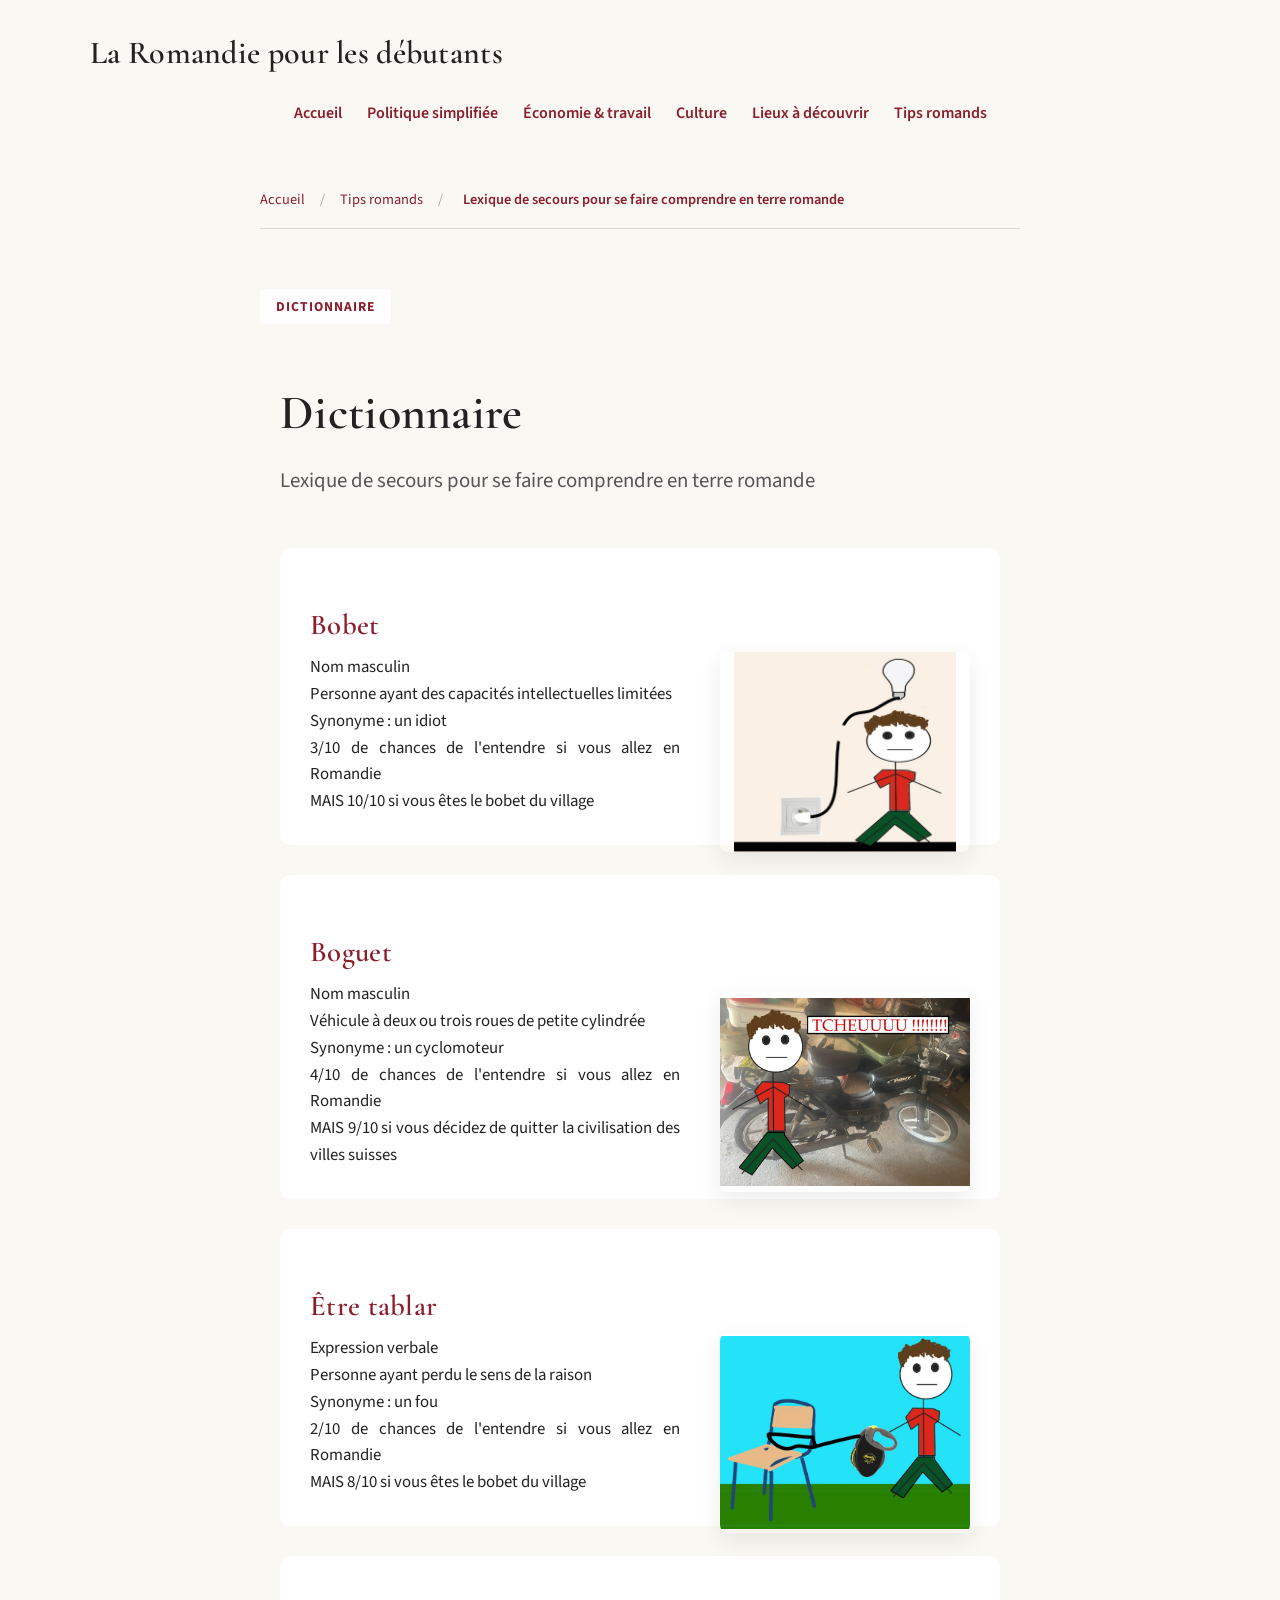
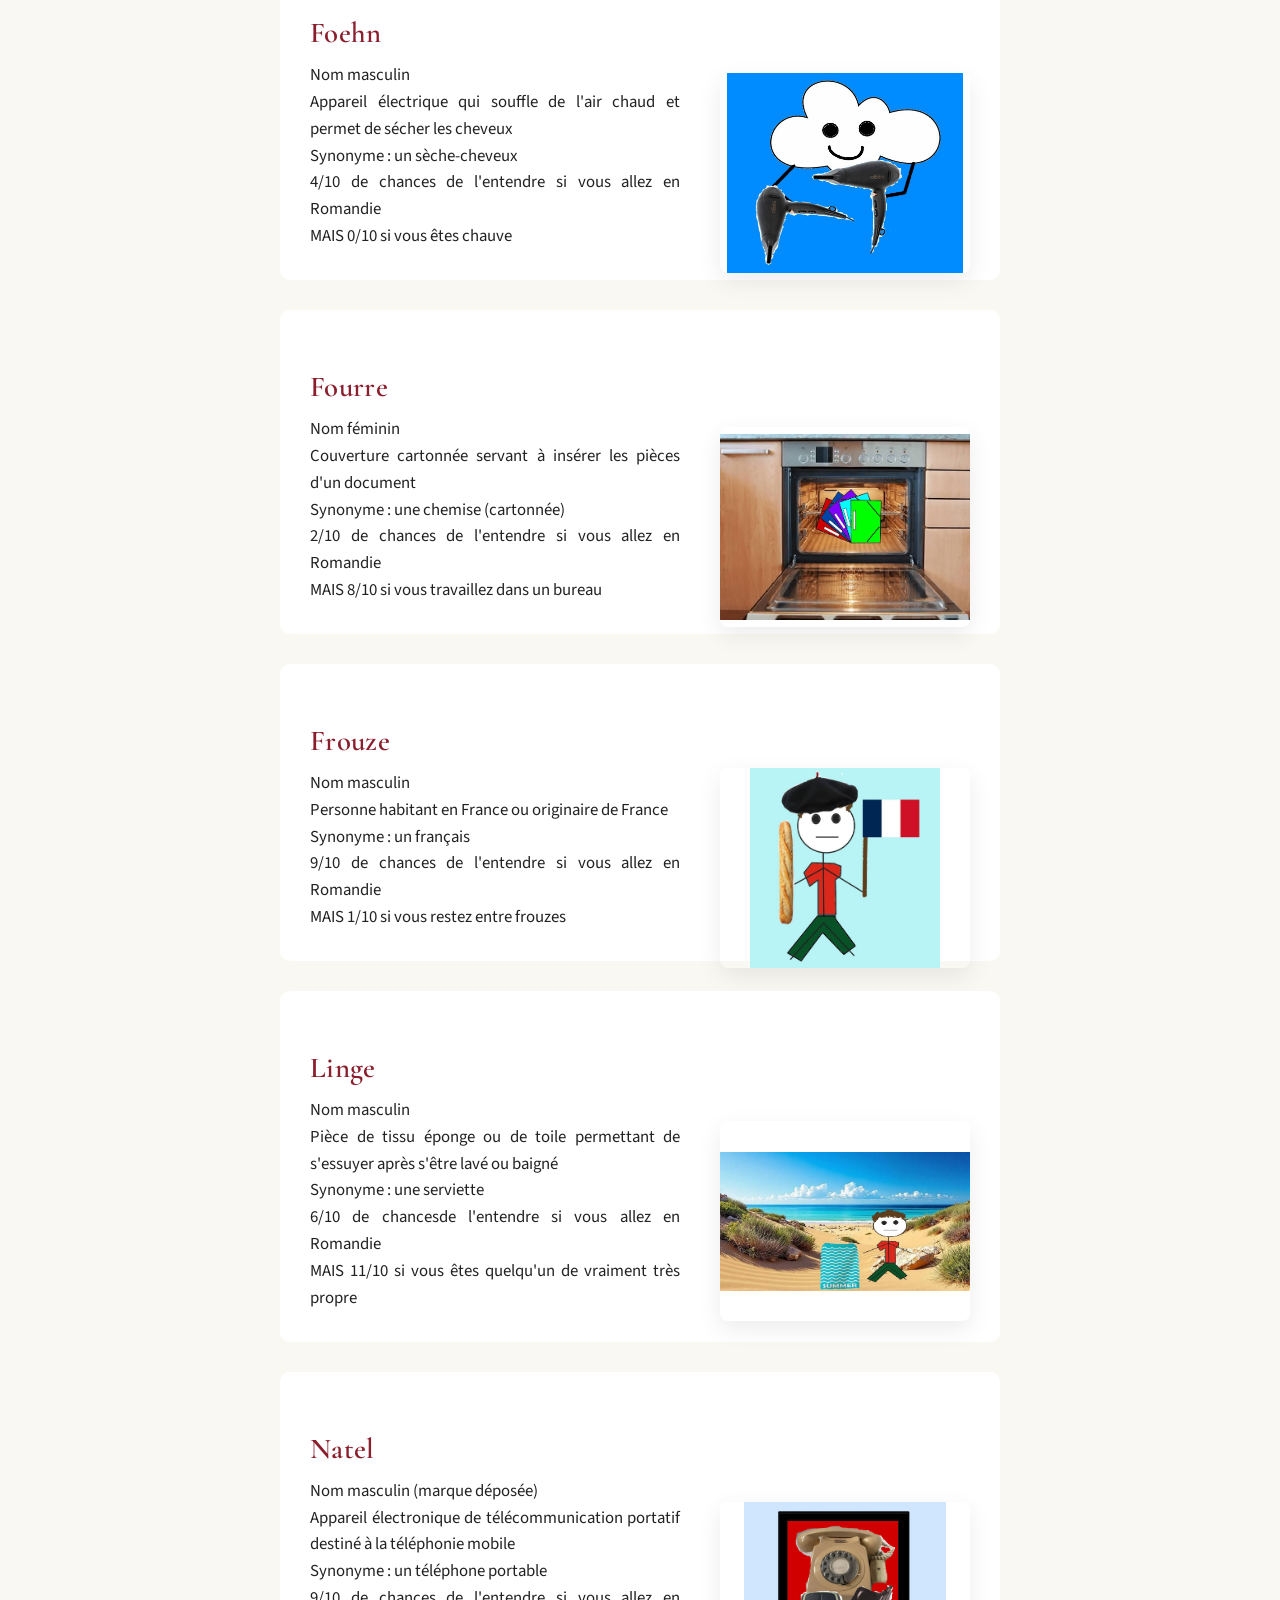
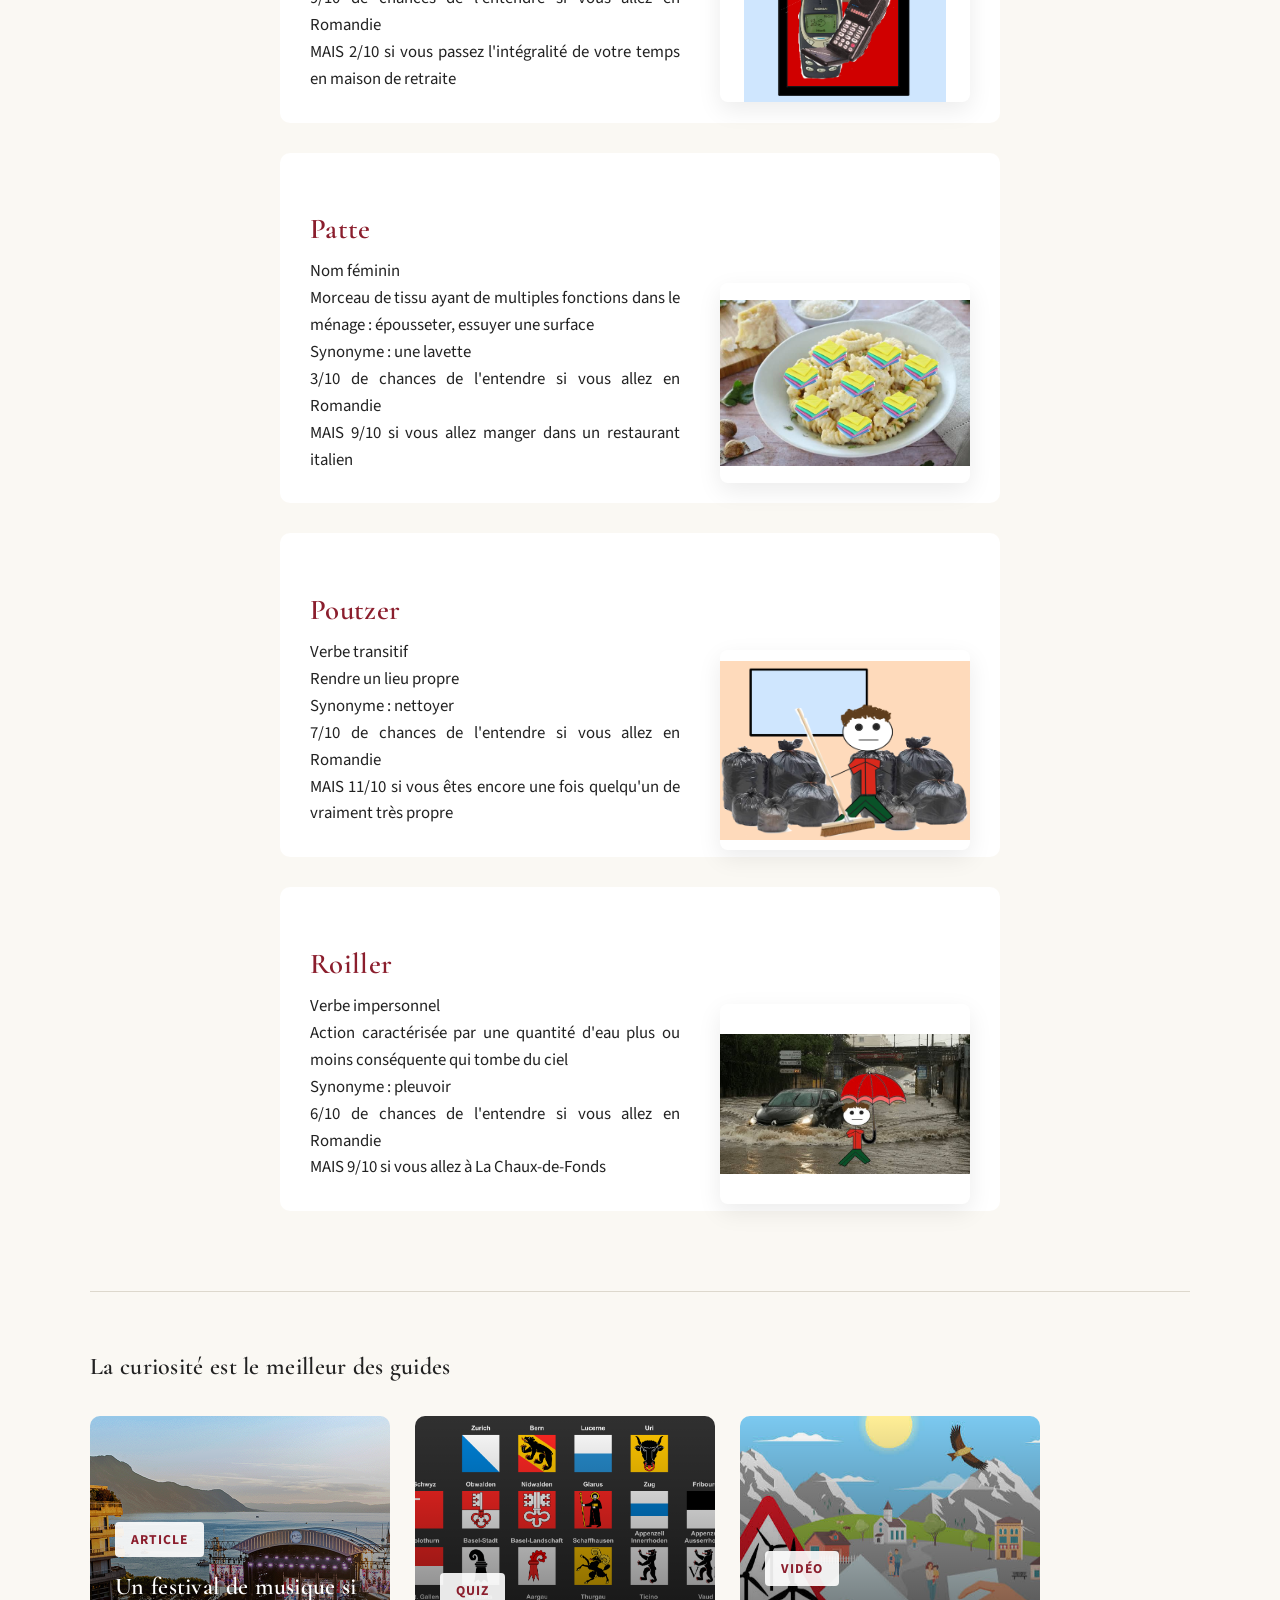
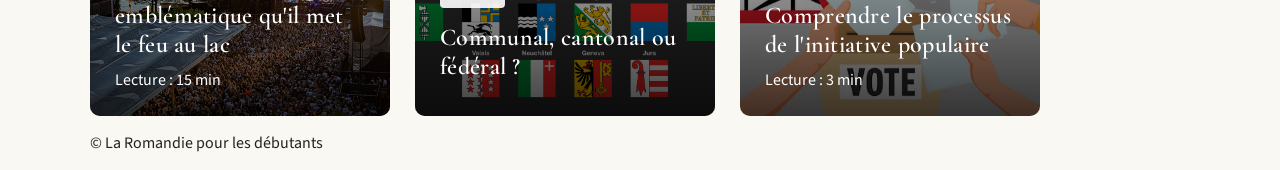
<file: pages/Dictionnaire.html>
<!DOCTYPE html>
<html lang="fr">

<head>
    <meta charset="UTF-8">
    <meta name="viewport" content="width=device-width, initial-scale=1.0">
    <title>La Romandie pour les débutants</title>
<link rel="preconnect" href="https://fonts.googleapis.com">
<link rel="preconnect" href="https://fonts.gstatic.com" crossorigin>

<link href="https://fonts.googleapis.com/css2?family=Cormorant+Garamond:wght@500;600;700&family=Source+Sans+3:wght@400;500;600;700&display=swap" rel="stylesheet">

<link rel="stylesheet" href="../css/style.css">
</head>

<body>

<header>

    <div class="header-top">

        <h1>La Romandie pour les débutants</h1>

    </div>

    <nav class="menu">

     <a href="../index.html">Accueil</a>


    <div class="dropdown">

        <a href="#">Politique simplifiée</a>

        <div class="dropdown-content">

            <a href="systeme-politique.html">Article - Le système politique suisse</a>
            <a href="referendum.html">Vidéo - Référendum</a>
            <a href="initiative-populaire.html">Vidéo - Initiative populaire</a>
            <a href="quizz-commune.html">Quiz - Communal, cantonal ou fédéral ?</a>
            <a href="interview-assurance-invalidité.html">Interview - Assurance invalidité</a>

        </div>

    </div>


    <div class="dropdown">

        <a href="#">Économie & travail</a>

        <div class="dropdown-content">

            <a href="article-veritable-richesse-suisse-romande.html">Article - La véritable richesse de la Suisse romande</a>
            <a href="video-rendre-lor-aux-juifs.html">Vidéo - Rendre l'or aux juifs</a>

        </div>

    </div>


    <div class="dropdown">

        <a href="#">Culture</a>

        <div class="dropdown-content">

            <a href="interview-industrie-theatre.html">Interview - La Manufacture, une école haute en créativité</a>
            <a href="article-montreux-jazz-festival.html">Article - Montreux Jazz Festival</a>

        </div>

    </div>

    <div class="dropdown">

        <a href="Lieux-à-ne-pas-manquer.html">Lieux à découvrir</a>

    </div>


    <div class="dropdown">

        <a href="#">Tips romands</a>

        <div class="dropdown-content">

            <a href="Top 10.html">Top - Top 10 des aliments incontournables en Romandie</a>
            <a href="Dictionnaire.html">Dictionnaire - Lexique de secours pour se faire comprendre en terre romande</a>

        </div>

    </div>


</nav>

</header>

<main>

    <nav class="fil-ariane">

        <a href="../index.html">Accueil</a>

        <span>/</span>

        <a href="#">Tips romands</a>

        <span>/</span>

        <span class="page-actuelle">Lexique de secours pour se faire comprendre en terre romande</span>

    </nav>

  <article class="article-page">
<div class="badge-container">
    <span class="badge-media">DICTIONNAIRE</span>
</div>

<main class="dictionnaire">

    <h2>Dictionnaire</h2>

    <p class="sous-titre">
      Lexique de secours pour se faire comprendre en terre romande 
    </p>

    <div class="liste-mots">

        <article class="entree">

            <div class="definition">
                <h3>Bobet</h3>
                <p>
                    Nom masculin <br>
                    Personne ayant des capacités intellectuelles limitées  <br>
                    Synonyme : un idiot <br>
                    3/10 de chances de l'entendre si vous allez en Romandie <br>
                    MAIS 10/10 si vous êtes le bobet du village

                </p>
            </div>

            <div class="illustration">
                <img src="../images/Dictionnaire/Bobet.jpg"
                     alt="Illustration de l'expression Bobet"
                      class="illustration-lexique">
            </div>

        </article>


        <article class="entree">

            <div class="definition">
                <h3>Boguet</h3>
                <p>
                    Nom masculin <br>
                    Véhicule à deux ou trois roues de petite cylindrée <br>
                    Synonyme : un cyclomoteur <br>
                    4/10 de chances de l'entendre si vous allez en Romandie <br>
                    MAIS 9/10 si vous décidez de quitter la civilisation des villes suisses

                </p>
            </div>

            <div class="illustration">
                <img src="../images/Dictionnaire/boguet.jpeg"
                     alt="Illustration d'un boguet"
                      class="illustration-lexique">
            </div>

        </article>


        <article class="entree">

            <div class="definition">
                <h3>Être tablar</h3>
                <p>
                    Expression verbale <br>
                    Personne ayant perdu le sens de la raison <br>
                    Synonyme : un fou <br>
                    2/10 de chances de l'entendre si vous allez en Romandie <br>
                    MAIS 8/10 si vous êtes le bobet du village

                </p>
            </div>

            <div class="illustration">
                <img src="../images/Dictionnaire/être tablard.jpg"
                     alt="Illustration du mot etre-tablar"
                      class="illustration-lexique">
            </div>

        </article>


        <article class="entree">

            <div class="definition">
                <h3>Foehn</h3>
                <p>
                    Nom masculin <br>
                    Appareil électrique qui souffle de l'air chaud et permet de sécher les cheveux <br>
                    Synonyme : un sèche-cheveux <br>
                    4/10 de chances de l'entendre si vous allez en Romandie <br>
                    MAIS 0/10 si vous êtes chauve

                </p>
            </div>

            <div class="illustration">
                <img src="../images/Dictionnaire/fohen.jpg"
                     alt="Illustration d'un foehn"
                      class="illustration-lexique">
            </div>

        </article>


        <article class="entree">

            <div class="definition">
                <h3>Fourre</h3>
                <p>
                    Nom féminin <br>
                    Couverture cartonnée servant à insérer les pièces d'un document <br>
                    Synonyme : une chemise (cartonnée) <br>
                    2/10 de chances de l'entendre si vous allez en Romandie <br>
                    MAIS 8/10 si vous travaillez dans un bureau


                </p>
            </div>

            <div class="illustration">
                <img src="../images/Dictionnaire/fourre.jpg"
                     alt="Illustration d'une fourre"
                      class="illustration-lexique">
            </div>

        </article>


        <article class="entree">

            <div class="definition">
                <h3>Frouze</h3>
                <p>
                    Nom masculin <br>
                    Personne habitant en France ou originaire de France <br>
                    Synonyme : un français <br>
                    9/10 de chances de l'entendre si vous allez en Romandie <br>
                    MAIS 1/10 si vous restez entre frouzes

                </p>
            </div>

            <div class="illustration">
                <img src="../images/Dictionnaire/français.jpg"
                     alt="Illustration d'un frouze"
                      class="illustration-lexique">
            </div>

        </article>


        <article class="entree">

            <div class="definition">
                <h3>Linge</h3>
                <p>
                    Nom masculin <br>
                    Pièce de tissu éponge ou de toile permettant de s'essuyer après s'être lavé ou baigné <br>
                    Synonyme : une serviette <br>
                    6/10 de chancesde l'entendre si vous allez en Romandie <br>
                    MAIS 11/10 si vous êtes quelqu'un de vraiment très propre

                </p>
            </div>

            <div class="illustration">
                <img src="../images/Dictionnaire/linge.jpg"
                     alt="Illustration d'un linge"
                      class="illustration-lexique">
            </div>

        </article>


        <article class="entree">

            <div class="definition">
                <h3>Natel</h3>
                <p>
                    Nom masculin (marque déposée) <br>
                    Appareil électronique de télécommunication portatif destiné à la téléphonie mobile <br>
                    Synonyme : un téléphone portable <br>
                    9/10 de chances de l'entendre si vous allez en Romandie <br>
                    MAIS 2/10 si vous passez l'intégralité de votre temps en maison de retraite
                </p>
            </div>

            <div class="illustration">
                <img src="../images/Dictionnaire/natel.png"
                     alt="Illustration d'un natel"
                      class="illustration-lexique">
            </div>

        </article>


        <article class="entree">

            <div class="definition">
                <h3>Patte</h3>
                <p>
                    Nom féminin <br>
                    Morceau de tissu ayant de multiples fonctions dans le ménage : épousseter, essuyer une surface <br>
                    Synonyme : une lavette <br>
                    3/10 de chances de l'entendre si vous allez en Romandie <br>
                    MAIS 9/10 si vous allez manger dans un restaurant italien

                </p>
            </div>

            <div class="illustration">
                <img src="../images/Dictionnaire/patte.jpg"
                     alt="Illustration d'une patte"
                      class="illustration-lexique">
            </div>

        </article>


        <article class="entree">

            <div class="definition">
                <h3>Poutzer</h3>
                <p>
                    Verbe transitif <br>
                    Rendre un lieu propre <br>
                    Synonyme : nettoyer <br>
                    7/10 de chances de l'entendre si vous allez en Romandie <br>
                    MAIS 11/10 si vous êtes encore une fois quelqu'un de vraiment très propre

                </p>
            </div>

            <div class="illustration">
                <img src="../images/Dictionnaire/poutzer.png"
                     alt="Illustration d'un poutzer"
                      class="illustration-lexique">
            </div>

        </article>


        <article class="entree">

            <div class="definition">
                <h3>Roiller</h3>
                <p>
                    Verbe impersonnel <br>
                    Action caractérisée par une quantité d'eau plus ou moins conséquente qui tombe du ciel <br>
                    Synonyme : pleuvoir <br>
                    6/10 de chances de l'entendre si vous allez en Romandie <br>
                    MAIS 9/10 si vous allez à La Chaux-de-Fonds

                </p>
            </div>

            <div class="illustration">
                <img src="../images/Dictionnaire/roiller.jpg"
                     alt="Illustration d'un roiller"
                      class="illustration-lexique">
            </div>

        </article>
    </main>
  </article>

<section class="suite-decouverte">

    <h2>La curiosité est le meilleur des guides</h2>
    
<!-- CONTENEUR QUI REGROUPE LES 3 CARRÉS -->
<div class="cartes-decouverte">


    <!-- CARRÉ 1 : INITIATIVE POPULAIRE -->
    <a href="article-montreux-jazz-festival.html" class="carte-decouverte">

        <img src="../images/Article/Montreux-Jazz-Festival/Montreuz-Jazz-Festival.jpg"
             alt="montreux jazz festival">

        <div class="overlay">

            <span class="badge-media">
                ARTICLE
            </span>

            <h3>
                Un festival de musique si emblématique qu'il met le feu au lac
            </h3>

            <p>
                Lecture : 15 min
            </p>

        </div>

    </a>


    <!-- CARRÉ 2 -->
    <a href="quizz-commune.html" class="carte-decouverte">

        <img src="../images/Quizz commune, canton et Confédération/image principale.jpeg"
             alt="communal, cantonal ou fédéral ?">

        <div class="overlay">

            <span class="badge-media">
                QUIZ
            </span>

            <h3>
                Communal, cantonal ou fédéral ?
            </h3>

        </div>

    </a>


    <!-- CARRÉ 3 -->
    <a href="initiative-populaire.html" class="carte-decouverte">

        <img src="../images/Vidéo/initiative populaire/initiative populaire.jpg"
             alt="Initiative populaire">

        <div class="overlay">

            <span class="badge-media">
                VIDÉO
            </span>

            <h3>
                Comprendre le processus de l'initiative populaire
            </h3>
            
            <p>
                Lecture : 3 min
            </p>

        </div>

    </a>


</div>

</section>

</main>

<footer>

    <p>© La Romandie pour les débutants</p>

</footer>

</body>

</html>
</file>
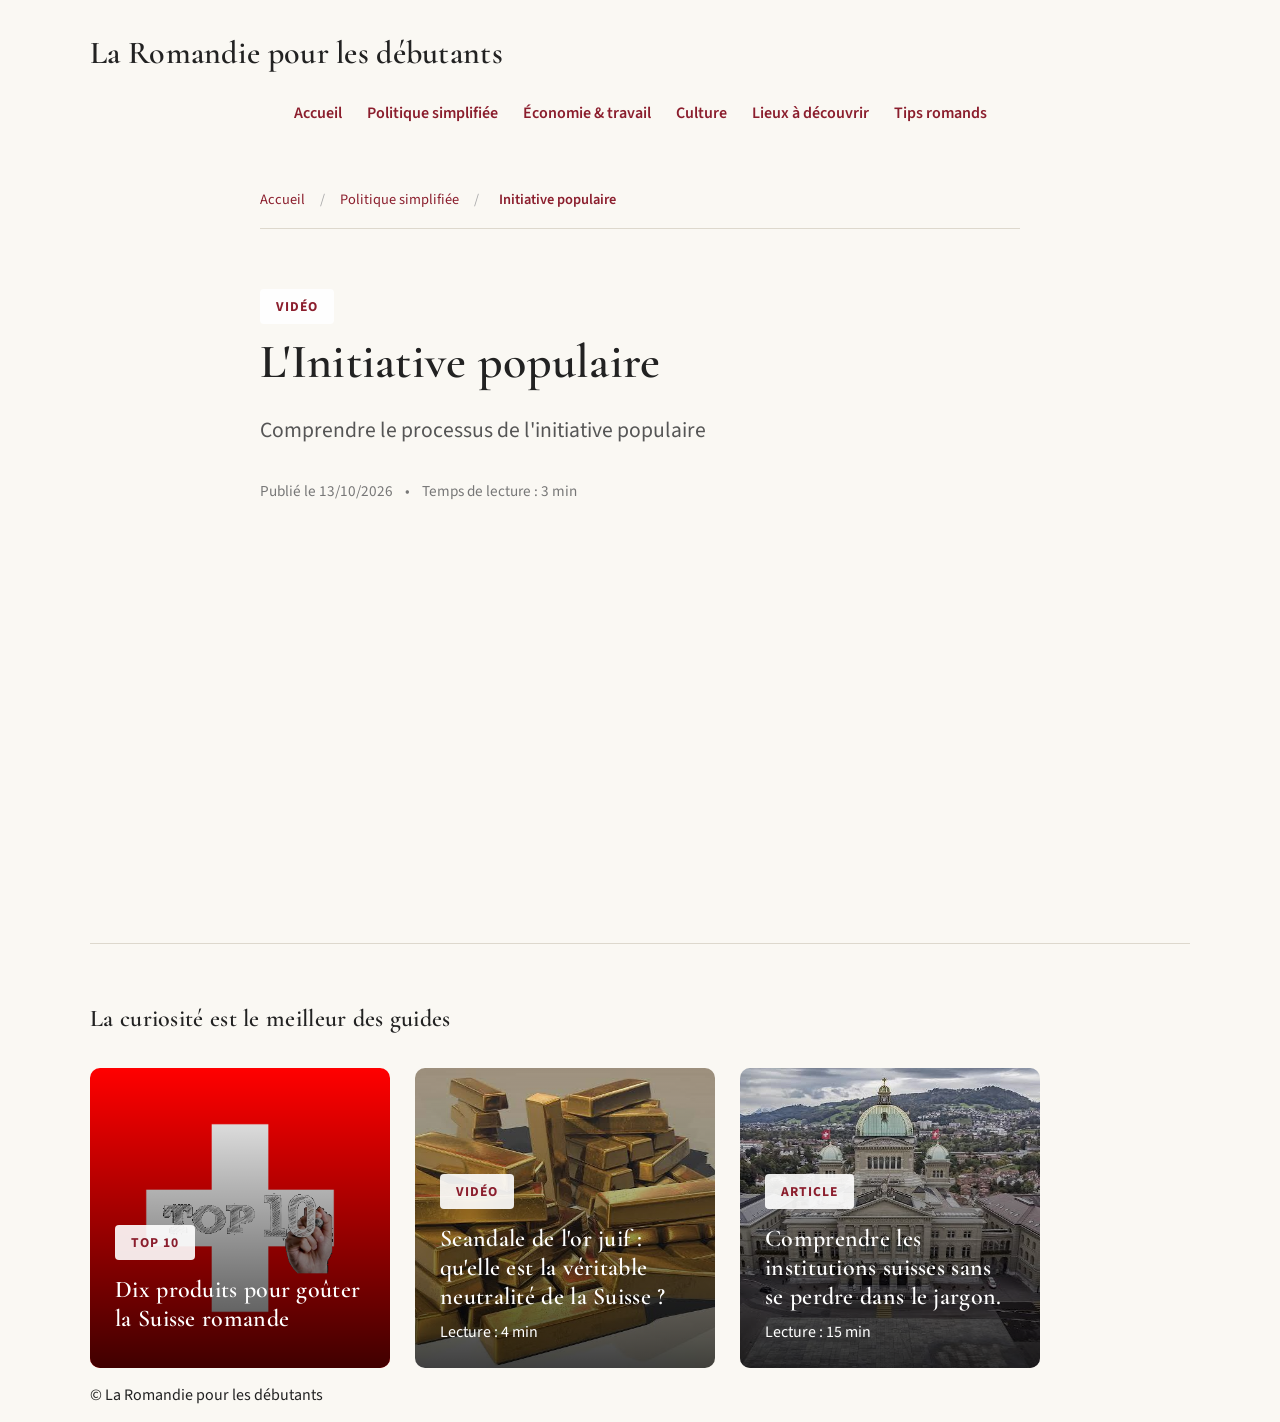
<file: pages/initiative-populaire.html>
<!DOCTYPE html>
<html lang="fr">

<head>
    <meta charset="UTF-8">
    <meta name="viewport" content="width=device-width, initial-scale=1.0">
    <title>La Romandie pour les débutants</title>
<link rel="preconnect" href="https://fonts.googleapis.com">
<link rel="preconnect" href="https://fonts.gstatic.com" crossorigin>

<link href="https://fonts.googleapis.com/css2?family=Cormorant+Garamond:wght@500;600;700&family=Source+Sans+3:wght@400;500;600;700&display=swap" rel="stylesheet">

<link rel="stylesheet" href="../css/style.css">
</head>

<body>

<header>

    <div class="header-top">

        <h1>La Romandie pour les débutants</h1>

    </div>

    <nav class="menu">

     <a href="../index.html">Accueil</a>


    <div class="dropdown">

        <a href="#">Politique simplifiée</a>

        <div class="dropdown-content">

            <a href="systeme-politique.html">Article - Le système politique suisse</a>
            <a href="referendum.html">Vidéo - Référendum</a>
            <a href="initiative-populaire.html">Vidéo - Initiative populaire</a>
            <a href="quizz-commune.html">Quiz - Communal, cantonal ou fédéral ?</a>
            <a href="interview-assurance-invalidité.html">Interview - Assurance invalidité</a>

        </div>

    </div>


    <div class="dropdown">

        <a href="#">Économie & travail</a>

        <div class="dropdown-content">

            <a href="article-veritable-richesse-suisse-romande.html">Article - La véritable richesse de la Suisse romande</a>
            <a href="video-rendre-lor-aux-juifs.html">Vidéo - Rendre l'or aux juifs</a>

        </div>

    </div>


    <div class="dropdown">

        <a href="#">Culture</a>

        <div class="dropdown-content">

            <a href="interview-industrie-theatre.html">Interview - La Manufacture, une école haute en créativité</a>
            <a href="article-montreux-jazz-festival.html">Article - Montreux Jazz Festival</a>

        </div>

    </div>


   <div class="dropdown">

        <a href="Lieux-à-ne-pas-manquer.html">Lieux à découvrir</a>

    </div>


    <div class="dropdown">

        <a href="#">Tips romands</a>

        <div class="dropdown-content">

            <a href="Top 10.html">Top - Top 10 des aliments incontournables en Romandie</a>
            <a href="Dictionnaire.html">Dictionnaire - Lexique de secours pour se faire comprendre en terre romande</a>

        </div>

    </div>


</nav>

</header>

<main>

    <nav class="fil-ariane">

        <a href="../index.html">Accueil</a>

        <span>/</span>

        <a href="#">Politique simplifiée</a>

        <span>/</span>

        <span class="page-actuelle">Initiative populaire</span>

    </nav>

  <article class="article-page">
<div class="badge-container">
    <span class="badge-media">VIDÉO</span>
</div>

        <h1>L'Initiative populaire</h1>

        <p class="sous-titre">
            Comprendre le processus de l'initiative populaire
        </p>

        <div class="infos-article">
            <span>Publié le 13/10/2026</span>
            <span>•</span>
            <span>Temps de lecture : 3 min</span>
        </div>

<div class="video-container">

   <iframe width="560" height="315" src="https://www.youtube.com/embed/JRiH3iqPjIA?si=yx2RhUzuVO-S0d-R" title="YouTube video player" frameborder="0" allow="accelerometer; autoplay; clipboard-write; encrypted-media; gyroscope; picture-in-picture; web-share" referrerpolicy="strict-origin-when-cross-origin" allowfullscreen></iframe>
    </video>

</div>
</article>

<section class="suite-decouverte">

    <h2>La curiosité est le meilleur des guides</h2>
    
<!-- CONTENEUR QUI REGROUPE LES 3 CARRÉS -->
<div class="cartes-decouverte">


    <!-- CARRÉ 1 : INITIATIVE POPULAIRE -->
    <a href="Top 10.html" class="carte-decouverte">

        <img src="../images/Top 10 aliments/drapeau top 10.png"
             alt="Top 10 aliments">

        <div class="overlay">

            <span class="badge-media">
                TOP 10
            </span>

            <h3>
                Dix produits pour goûter la Suisse romande
            </h3>

        </div>

    </a>


    <!-- CARRÉ 2 -->
    <a href="video-rendre-lor-aux-juifs.html" class="carte-decouverte">

        <img src="../images/Vidéo/l'or juif/or juif.jpg"
             alt="Vidéo - Rendre l'or aux juifs">

        <div class="overlay">

            <span class="badge-media">
                VIDÉO
            </span>

            <h3>
                Scandale de l'or juif : qu'elle est la véritable neutralité de la Suisse ?
            </h3>

            <p>
                Lecture : 4 min
            </p>

        </div>

    </a>


    <!-- CARRÉ 3 -->
    <a href="systeme-politique.html" class="carte-decouverte">

        <img src="../images/Article/Système politique suisse/palais-fédérale.jpg"
             alt="Système politique suisse">

        <div class="overlay">

            <span class="badge-media">
                ARTICLE
            </span>

            <h3>
                Comprendre les institutions suisses sans se perdre dans le jargon.
            </h3>
            
            <p>
                Lecture : 15 min
            </p>

        </div>

    </a>


</div>

</section>

</main>

<footer>

    <p>© La Romandie pour les débutants</p>

</footer>

</body>

</html>
</file>
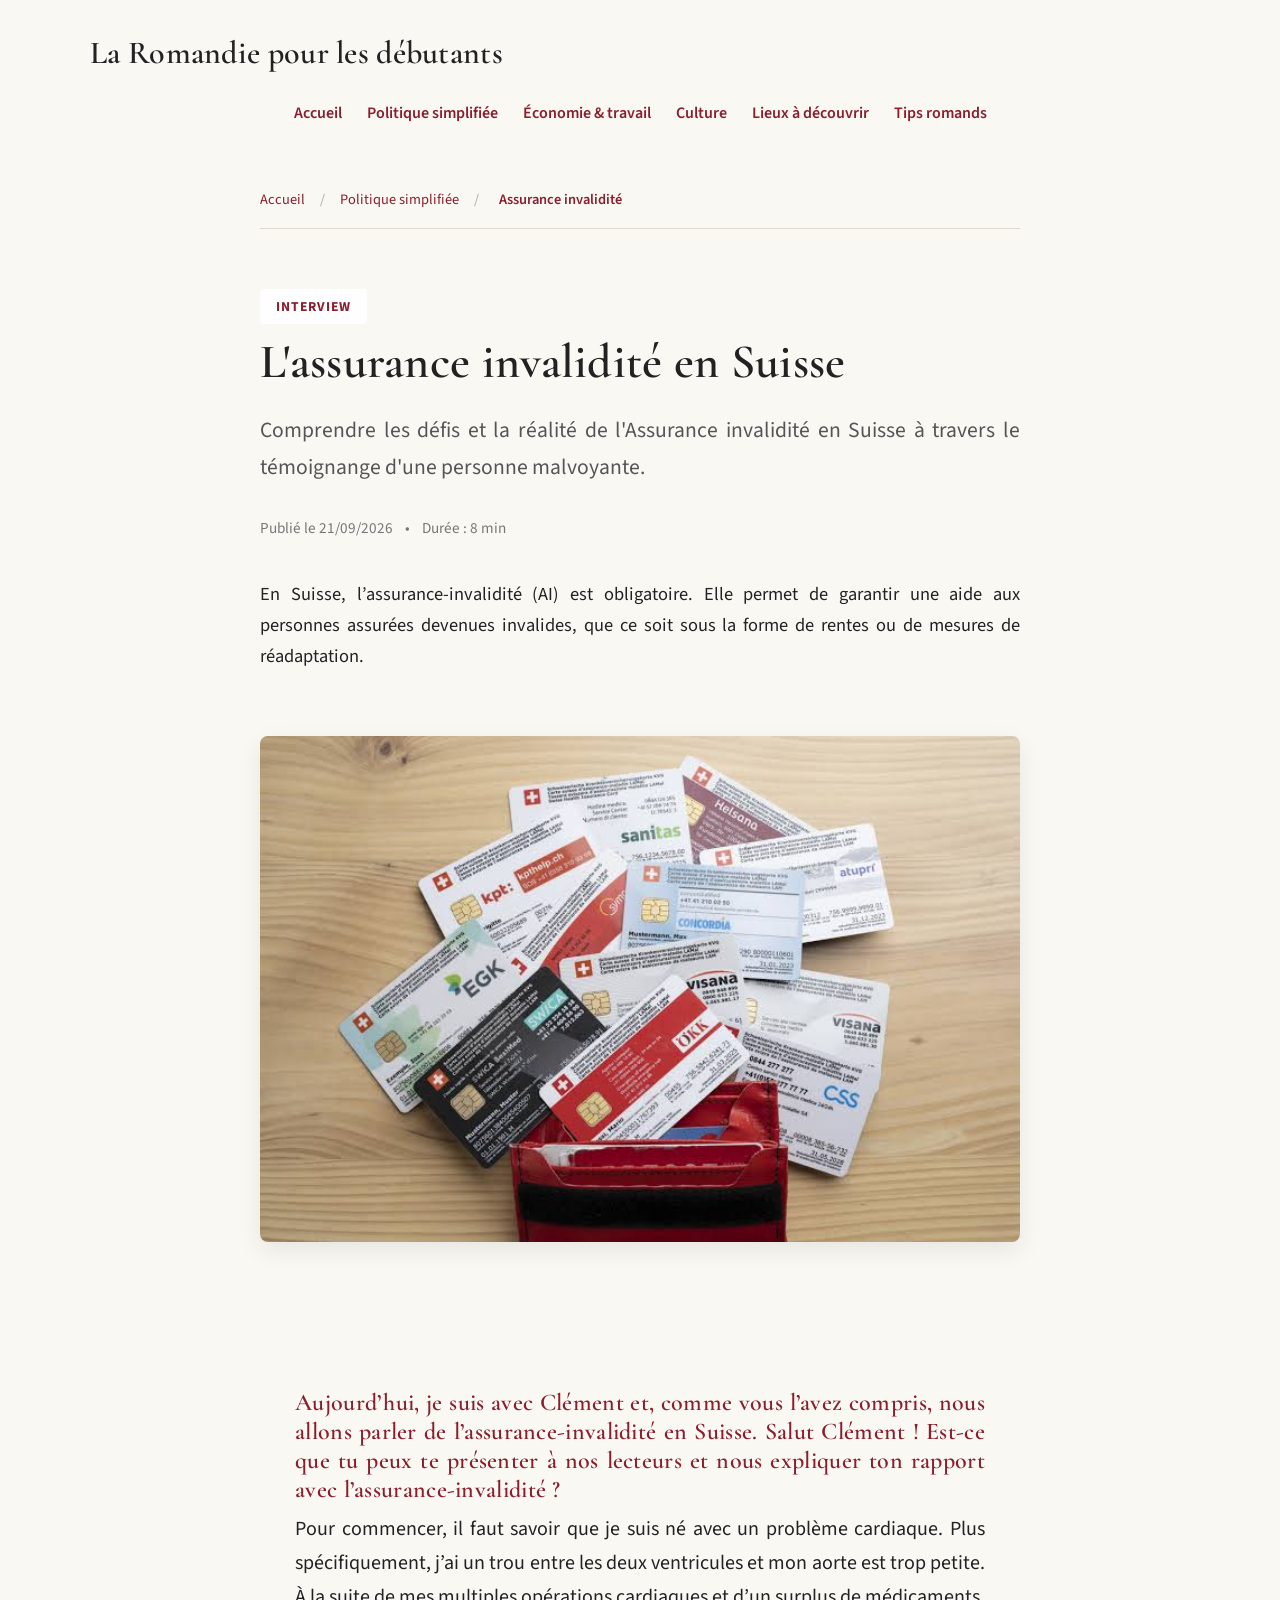
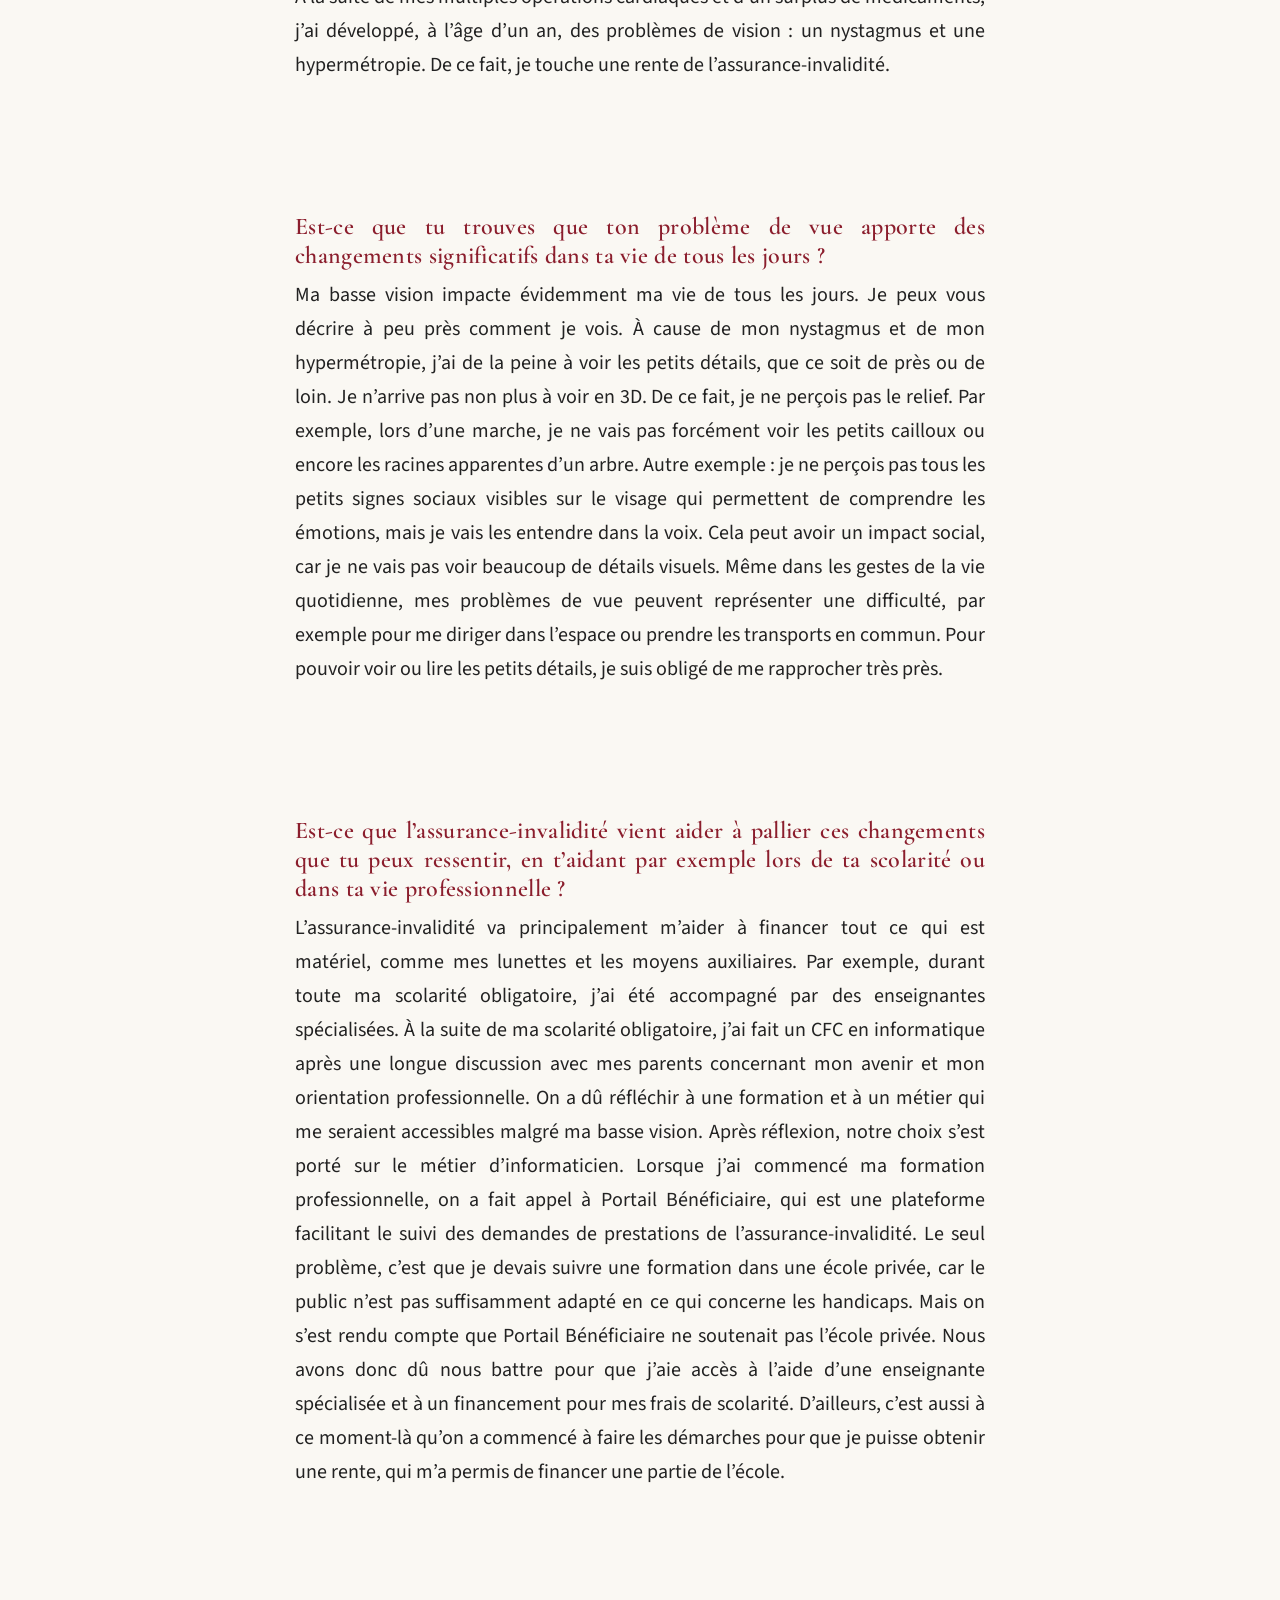
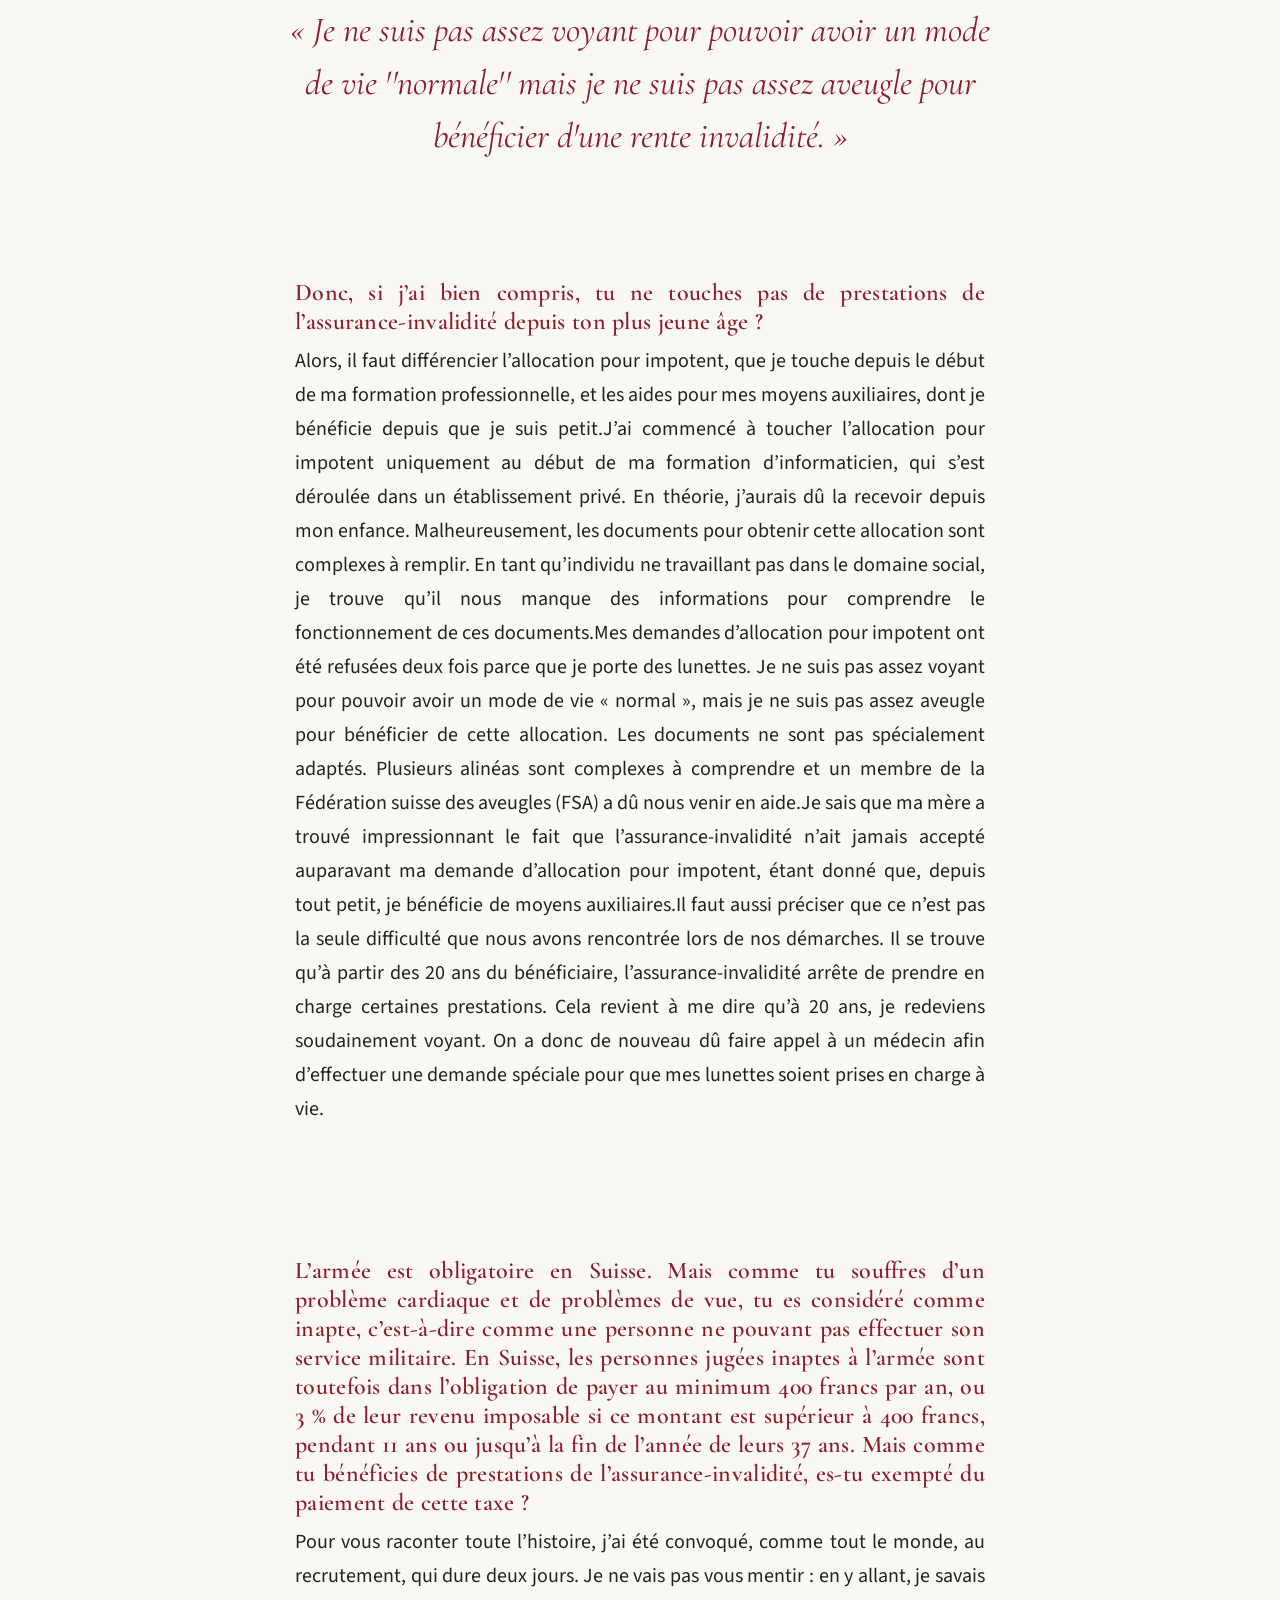
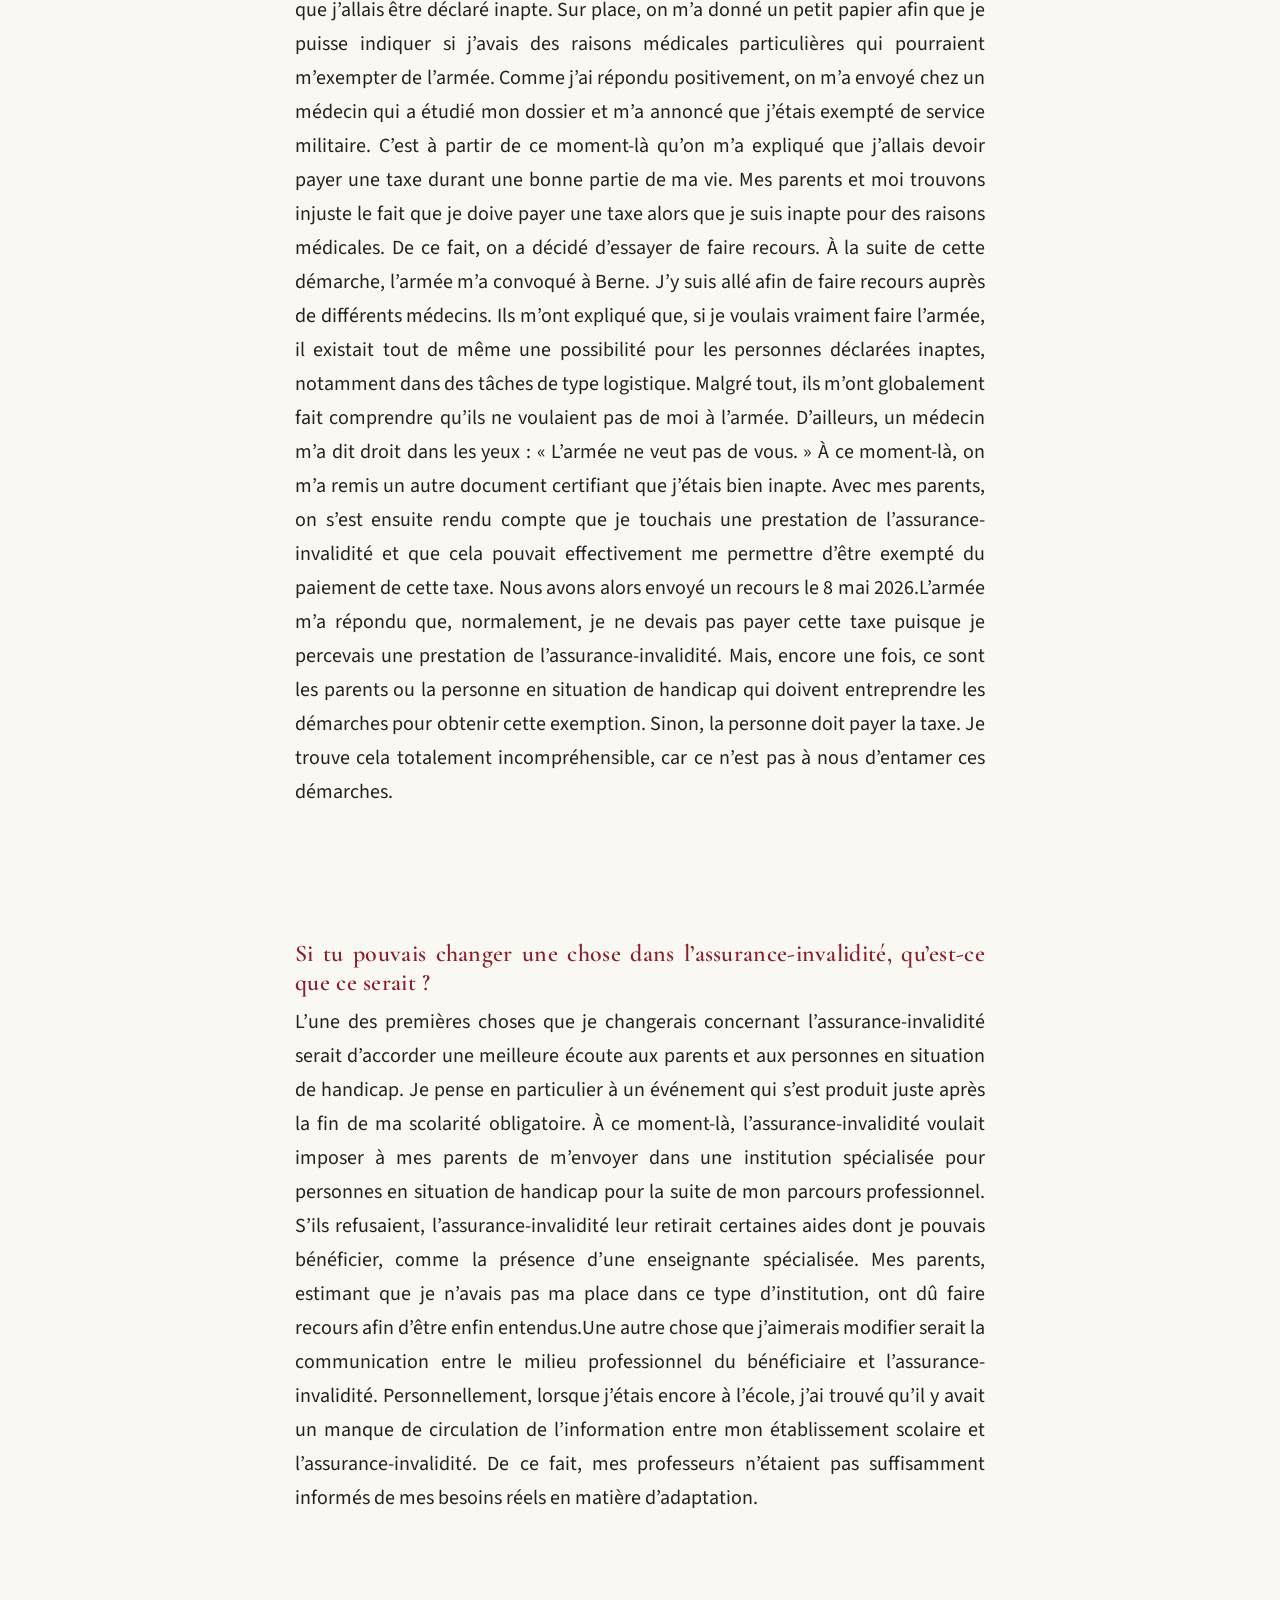
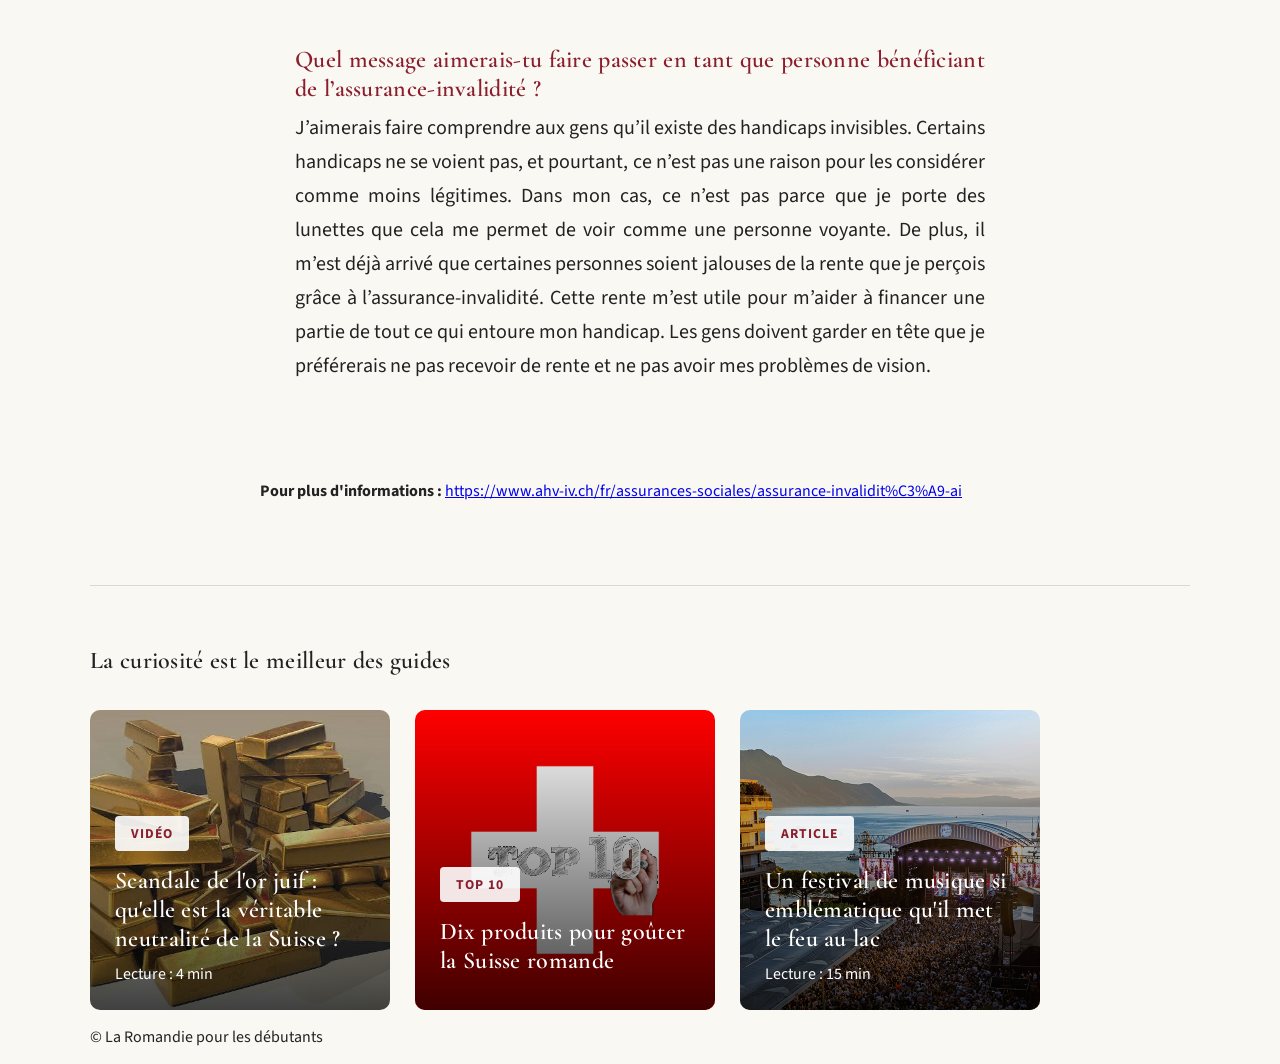
<file: pages/interview-assurance-invalidité.html>
<!DOCTYPE html>
<html lang="fr">

<head>
    <meta charset="UTF-8">
    <meta name="viewport" content="width=device-width, initial-scale=1.0">
    <title>La Romandie pour les débutants</title>
<link rel="preconnect" href="https://fonts.googleapis.com">
<link rel="preconnect" href="https://fonts.gstatic.com" crossorigin>

<link href="https://fonts.googleapis.com/css2?family=Cormorant+Garamond:wght@500;600;700&family=Source+Sans+3:wght@400;500;600;700&display=swap" rel="stylesheet">

<link rel="stylesheet" href="../css/style.css">
</head>

<body>

<header>

    <div class="header-top">

        <h1>La Romandie pour les débutants</h1>

    </div>

    <nav class="menu">

     <a href="../index.html">Accueil</a>


    <div class="dropdown">

        <a href="#">Politique simplifiée</a>

        <div class="dropdown-content">

            <a href="systeme-politique.html">Article - Le système politique suisse</a>
            <a href="referendum.html">Vidéo - Référendum</a>
            <a href="initiative-populaire.html">Vidéo - Initiative populaire</a>
            <a href="quizz-commune.html">Quiz - Communal, cantonal ou fédéral ?</a>
            <a href="interview-assurance-invalidité.html">Interview - Assurance invalidité</a>

        </div>

    </div>


    <div class="dropdown">

        <a href="#">Économie & travail</a>

        <div class="dropdown-content">

            <a href="article-veritable-richesse-suisse-romande.html">Article - La véritable richesse de la Suisse romande</a>
            <a href="video-rendre-lor-aux-juifs.html">Vidéo - Rendre l'or aux juifs</a>

        </div>

    </div>


    <div class="dropdown">

        <a href="#">Culture</a>

        <div class="dropdown-content">

            <a href="interview-industrie-theatre.html">Interview - La Manufacture, une école haute en créativité</a>
            <a href="article-montreux-jazz-festival.html">Article - Montreux Jazz Festival</a>

        </div>

    </div>


    <div class="dropdown">

        <a href="Lieux-à-ne-pas-manquer.html">Lieux à découvrir</a>

    </div>


    <div class="dropdown">

        <a href="#">Tips romands</a>

        <div class="dropdown-content">

            <a href="Top 10.html">Top - Top 10 des aliments incontournables en Romandie</a>
            <a href="Dictionnaire.html">Dictionnaire - Lexique de secours pour se faire comprendre en terre romande</a>

        </div>

    </div>


</nav>

</header>

<main>

    <nav class="fil-ariane">

        <a href="../index.html">Accueil</a>

        <span>/</span>

        <a href="#">Politique simplifiée</a>

        <span>/</span>

        <span class="page-actuelle">Assurance invalidité</span>

    </nav>

  <article class="article-page">
<div class="badge-container">
    <span class="badge-media">INTERVIEW</span>
</div>

<h1>
L'assurance invalidité en Suisse  
</h1>

    <p class="sous-titre">
    Comprendre les défis et la réalité de l'Assurance invalidité en Suisse à travers le témoignange d'une personne malvoyante.
    </p>

    <div class="infos-article">
        <span>Publié le 21/09/2026</span>
        <span>•</span>
        <span>Durée : 8 min</span>
    </div>

    <section class="article-content">

        <p>
            
        En Suisse, l’assurance-invalidité (AI) est obligatoire. Elle permet de garantir une aide aux personnes assurées devenues invalides, que ce soit sous la forme de rentes ou de mesures de réadaptation.

        </p>

    </section>

<img src="../images/Interview/AI.jpg" 
         alt="Étudiants en Suisse romande">

    <section class="questions-reponses">
          <div class="interview">

    <div class="question">
        <h3>Aujourd’hui, je suis avec Clément et, comme vous l’avez compris, nous allons parler de l’assurance-invalidité en Suisse. Salut Clément ! Est-ce que tu peux te présenter à nos lecteurs et nous expliquer ton rapport avec l’assurance-invalidité ?</h3>
        <p>Pour commencer, il faut savoir que je suis né avec un problème cardiaque. Plus spécifiquement, j’ai un trou entre les deux ventricules et mon aorte est trop petite. À la suite de mes multiples opérations cardiaques et d’un surplus de médicaments, j’ai développé, à l’âge d’un an, des problèmes de vision : un nystagmus et une hypermétropie. De ce fait, je touche une rente de l’assurance-invalidité.</p>
    </div>

    <div class="question">
        <h3>Est-ce que tu trouves que ton problème de vue apporte des changements significatifs dans ta vie de tous les jours ? </h3>
        <p>Ma basse vision impacte évidemment ma vie de tous les jours. Je peux vous décrire à peu près comment je vois. À cause de mon nystagmus et de mon hypermétropie, j’ai de la peine à voir les petits détails, que ce soit de près ou de loin. Je n’arrive pas non plus à voir en 3D. De ce fait, je ne perçois pas le relief. Par exemple, lors d’une marche, je ne vais pas forcément voir les petits cailloux ou encore les racines apparentes d’un arbre. Autre exemple : je ne perçois pas tous les petits signes sociaux visibles sur le visage qui permettent de comprendre les émotions, mais je vais les entendre dans la voix. Cela peut avoir un impact social, car je ne vais pas voir beaucoup de détails visuels. Même dans les gestes de la vie quotidienne, mes problèmes de vue peuvent représenter une difficulté, par exemple pour me diriger dans l’espace ou prendre les transports en commun. Pour pouvoir voir ou lire les petits détails, je suis obligé de me rapprocher très près.</p>
    </div>

    <div class="question">
        <h3>Est-ce que l’assurance-invalidité vient aider à pallier ces changements que tu peux ressentir, en t’aidant par exemple lors de ta scolarité ou dans ta vie professionnelle ?</h3>
        <p>L’assurance-invalidité va principalement m’aider à financer tout ce qui est matériel, comme mes lunettes et les moyens auxiliaires. Par exemple, durant toute ma scolarité obligatoire, j’ai été accompagné par des enseignantes spécialisées. À la suite de ma scolarité obligatoire, j’ai fait un CFC en informatique après une longue discussion avec mes parents concernant mon avenir et mon orientation professionnelle. On a dû réfléchir à une formation et à un métier qui me seraient accessibles malgré ma basse vision. Après réflexion, notre choix s’est porté sur le métier d’informaticien. Lorsque j’ai commencé ma formation professionnelle, on a fait appel à Portail Bénéficiaire, qui est une plateforme facilitant le suivi des demandes de prestations de l’assurance-invalidité. Le seul problème, c’est que je devais suivre une formation dans une école privée, car le public n’est pas suffisamment adapté en ce qui concerne les handicaps. Mais on s’est rendu compte que Portail Bénéficiaire ne soutenait pas l’école privée. Nous avons donc dû nous battre pour que j’aie accès à l’aide d’une enseignante spécialisée et à un financement pour mes frais de scolarité. D’ailleurs, c’est aussi à ce moment-là qu’on a commencé à faire les démarches pour que je puisse obtenir une rente, qui m’a permis de financer une partie de l’école.</p>
    </div>

    <blockquote class="citation-interview">
        « Je ne suis pas assez voyant pour pouvoir avoir un mode de vie ''normale'' mais je ne suis pas assez aveugle pour bénéficier d'une rente invalidité. »
    </blockquote>

    <div class="question">
        <h3>Donc, si j’ai bien compris, tu ne touches pas de prestations de l’assurance-invalidité depuis ton plus jeune âge ? </h3>
        <p>Alors, il faut différencier l’allocation pour impotent, que je touche depuis le début de ma formation professionnelle, et les aides pour mes moyens auxiliaires, dont je bénéficie depuis que je suis petit.J’ai commencé à toucher l’allocation pour impotent uniquement au début de ma formation d’informaticien, qui s’est déroulée dans un établissement privé. En théorie, j’aurais dû la recevoir depuis mon enfance. Malheureusement, les documents pour obtenir cette allocation sont complexes à remplir. En tant qu’individu ne travaillant pas dans le domaine social, je trouve qu’il nous manque des informations pour comprendre le fonctionnement de ces documents.Mes demandes d’allocation pour impotent ont été refusées deux fois parce que je porte des lunettes. Je ne suis pas assez voyant pour pouvoir avoir un mode de vie « normal », mais je ne suis pas assez aveugle pour bénéficier de cette allocation. Les documents ne sont pas spécialement adaptés. Plusieurs alinéas sont complexes à comprendre et un membre de la Fédération suisse des aveugles (FSA) a dû nous venir en aide.Je sais que ma mère a trouvé impressionnant le fait que l’assurance-invalidité n’ait jamais accepté auparavant ma demande d’allocation pour impotent, étant donné que, depuis tout petit, je bénéficie de moyens auxiliaires.Il faut aussi préciser que ce n’est pas la seule difficulté que nous avons rencontrée lors de nos démarches. Il se trouve qu’à partir des 20 ans du bénéficiaire, l’assurance-invalidité arrête de prendre en charge certaines prestations. Cela revient à me dire qu’à 20 ans, je redeviens soudainement voyant. On a donc de nouveau dû faire appel à un médecin afin d’effectuer une demande spéciale pour que mes lunettes soient prises en charge à vie.
        </p>
    </div>

    <div class="question">
        <h3>L’armée est obligatoire en Suisse. Mais comme tu souffres d’un problème cardiaque et de problèmes de vue, tu es considéré comme inapte, c’est-à-dire comme une personne ne pouvant pas effectuer son service militaire. En Suisse, les personnes jugées inaptes à l’armée sont toutefois dans l’obligation de payer au minimum 400 francs par an, ou 3 % de leur revenu imposable si ce montant est supérieur à 400 francs, pendant 11 ans ou jusqu’à la fin de l’année de leurs 37 ans. Mais comme tu bénéficies de prestations de l’assurance-invalidité, es-tu exempté du paiement de cette taxe ?</h3>
        <p>Pour vous raconter toute l’histoire, j’ai été convoqué, comme tout le monde, au recrutement, qui dure deux jours. Je ne vais pas vous mentir : en y allant, je savais que j’allais être déclaré inapte. Sur place, on m’a donné un petit papier afin que je puisse indiquer si j’avais des raisons médicales particulières qui pourraient m’exempter de l’armée. Comme j’ai répondu positivement, on m’a envoyé chez un médecin qui a étudié mon dossier et m’a annoncé que j’étais exempté de service militaire.
            C’est à partir de ce moment-là qu’on m’a expliqué que j’allais devoir payer une taxe durant une bonne partie de ma vie. Mes parents et moi trouvons injuste le fait que je doive payer une taxe alors que je suis inapte pour des raisons médicales. De ce fait, on a décidé d’essayer de faire recours. À la suite de cette démarche, l’armée m’a convoqué à Berne. J’y suis allé afin de faire recours auprès de différents médecins. Ils m’ont expliqué que, si je voulais vraiment faire l’armée, il existait tout de même une possibilité pour les personnes déclarées inaptes, notamment dans des tâches de type logistique. Malgré tout, ils m’ont globalement fait comprendre qu’ils ne voulaient pas de moi à l’armée. D’ailleurs, un médecin m’a dit droit dans les yeux : « L’armée ne veut pas de vous. » À ce moment-là, on m’a remis un autre document certifiant que j’étais bien inapte. Avec mes parents, on s’est ensuite rendu compte que je touchais une prestation de l’assurance-invalidité et que cela pouvait effectivement me permettre d’être exempté du paiement de cette taxe. Nous avons alors envoyé un recours le 8 mai 2026.L’armée m’a répondu que, normalement, je ne devais pas payer cette taxe puisque je percevais une prestation de l’assurance-invalidité. Mais, encore une fois, ce sont les parents ou la personne en situation de handicap qui doivent entreprendre les démarches pour obtenir cette exemption. Sinon, la personne doit payer la taxe. Je trouve cela totalement incompréhensible, car ce n’est pas à nous d’entamer ces démarches.
        </p>
    </div>

    <div class="question">
        <h3>Si tu pouvais changer une chose dans l’assurance-invalidité, qu’est-ce que ce serait ?</h3>
        <p> L’une des premières choses que je changerais concernant l’assurance-invalidité serait d’accorder une meilleure écoute aux parents et aux personnes en situation de handicap. Je pense en particulier à un événement qui s’est produit juste après la fin de ma scolarité obligatoire. À ce moment-là, l’assurance-invalidité voulait imposer à mes parents de m’envoyer dans une institution spécialisée pour personnes en situation de handicap pour la suite de mon parcours professionnel. S’ils refusaient, l’assurance-invalidité leur retirait certaines aides dont je pouvais bénéficier, comme la présence d’une enseignante spécialisée. Mes parents, estimant que je n’avais pas ma place dans ce type d’institution, ont dû faire recours afin d’être enfin entendus.Une autre chose que j’aimerais modifier serait la communication entre le milieu professionnel du bénéficiaire et l’assurance-invalidité. Personnellement, lorsque j’étais encore à l’école, j’ai trouvé qu’il y avait un manque de circulation de l’information entre mon établissement scolaire et l’assurance-invalidité. De ce fait, mes professeurs n’étaient pas suffisamment informés de mes besoins réels en matière d’adaptation.
        </p>
    </div>

    <div class="question">
        <h3>Quel message aimerais-tu faire passer en tant que personne bénéficiant de l’assurance-invalidité ? </h3>
        <p> J’aimerais faire comprendre aux gens qu’il existe des handicaps invisibles. Certains handicaps ne se voient pas, et pourtant, ce n’est pas une raison pour les considérer comme moins légitimes. Dans mon cas, ce n’est pas parce que je porte des lunettes que cela me permet de voir comme une personne voyante. De plus, il m’est déjà arrivé que certaines personnes soient jalouses de la rente que je perçois grâce à l’assurance-invalidité. Cette rente m’est utile pour m’aider à financer une partie de tout ce qui entoure mon handicap. Les gens doivent garder en tête que je préférerais ne pas recevoir de rente et ne pas avoir mes problèmes de vision.
        </p>
    </div>

<p>
   <strong>Pour plus d'informations :</strong>
    <a href="https://www.ahv-iv.ch/fr/assurances-sociales/assurance-invalidit%C3%A9-ai" target="_blank">https://www.ahv-iv.ch/fr/assurances-sociales/assurance-invalidit%C3%A9-ai</a>
</p>

</div>

</article>


<section class="suite-decouverte">

    <h2>La curiosité est le meilleur des guides</h2>
    
<!-- CONTENEUR QUI REGROUPE LES 3 CARRÉS -->
<div class="cartes-decouverte">


    <!-- CARRÉ 1 : INITIATIVE POPULAIRE -->
    <a href="video-rendre-lor-aux-juifs.html" class="carte-decouverte">

        <img src="../images/Vidéo/l'or juif/or juif.jpg"
             alt="Vidéo - Rendre l'or aux juifs">

        <div class="overlay">

            <span class="badge-media">
                VIDÉO
            </span>

            <h3>
                Scandale de l'or juif : qu'elle est la véritable neutralité de la Suisse ?
            </h3>
             <p>
                Lecture : 4 min
            </p>

        </div>

    </a>


    <!-- CARRÉ 2 -->
    <a href="Top 10.html" class="carte-decouverte">

        <img src="../images/Top 10 aliments/drapeau top 10.png"
             alt="Top 10 aliments">

        <div class="overlay">

            <span class="badge-media">
                TOP 10
            </span>

            <h3>
            Dix produits pour goûter la Suisse romande
            </h3>

        </div>

    </a>


    <!-- CARRÉ 3 -->
    <a href="article-montreux-jazz-festival.html" class="carte-decouverte">

        <img src="../images/Article/Montreux-Jazz-Festival/Montreuz-Jazz-Festival.jpg"
             alt="Montreux Jazz Festival">

        <div class="overlay">

            <span class="badge-media">
                ARTICLE
            </span>

            <h3>
                Un festival de musique si emblématique qu'il met le feu au lac
            </h3>
            
            <p>
                Lecture : 15 min
            </p>

        </div>

    </a>


</div>

</section>

</main>

<footer>

    <p>© La Romandie pour les débutants</p>

</footer>

</body>

</html>
</file>
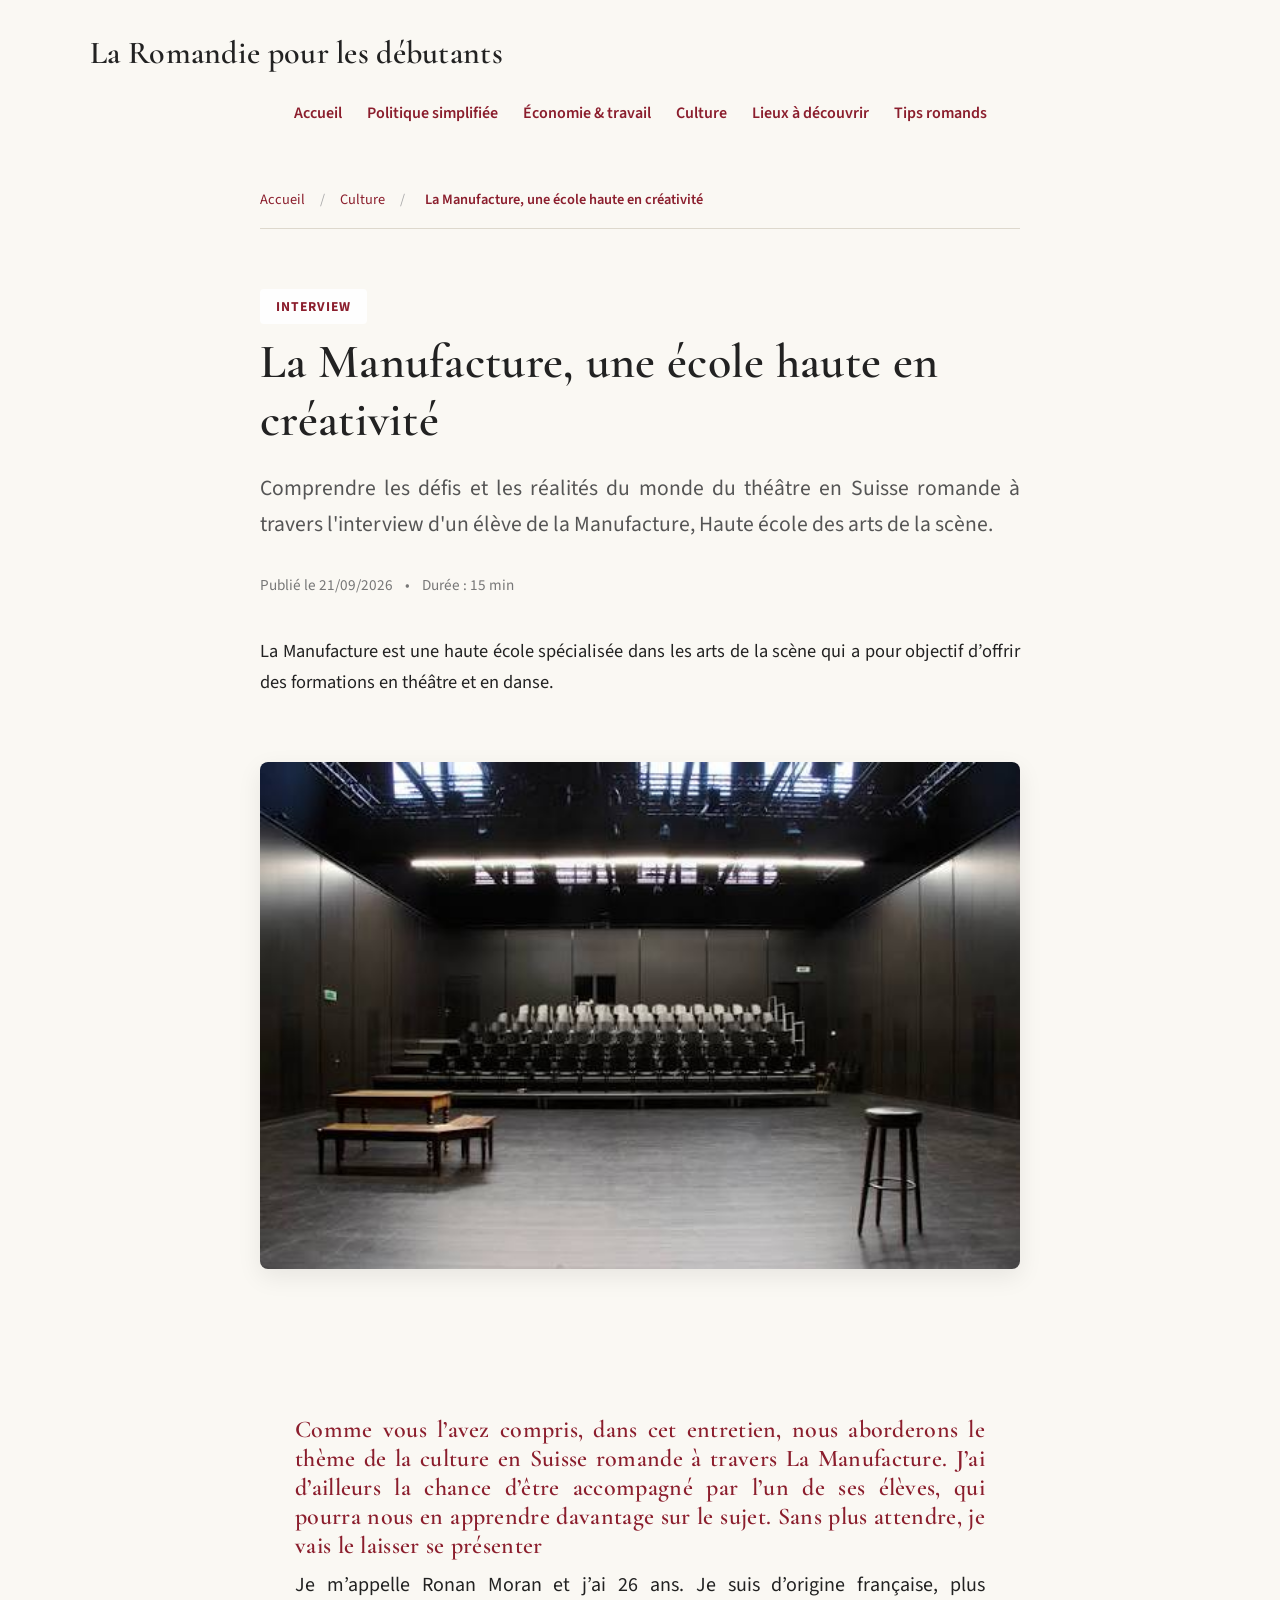
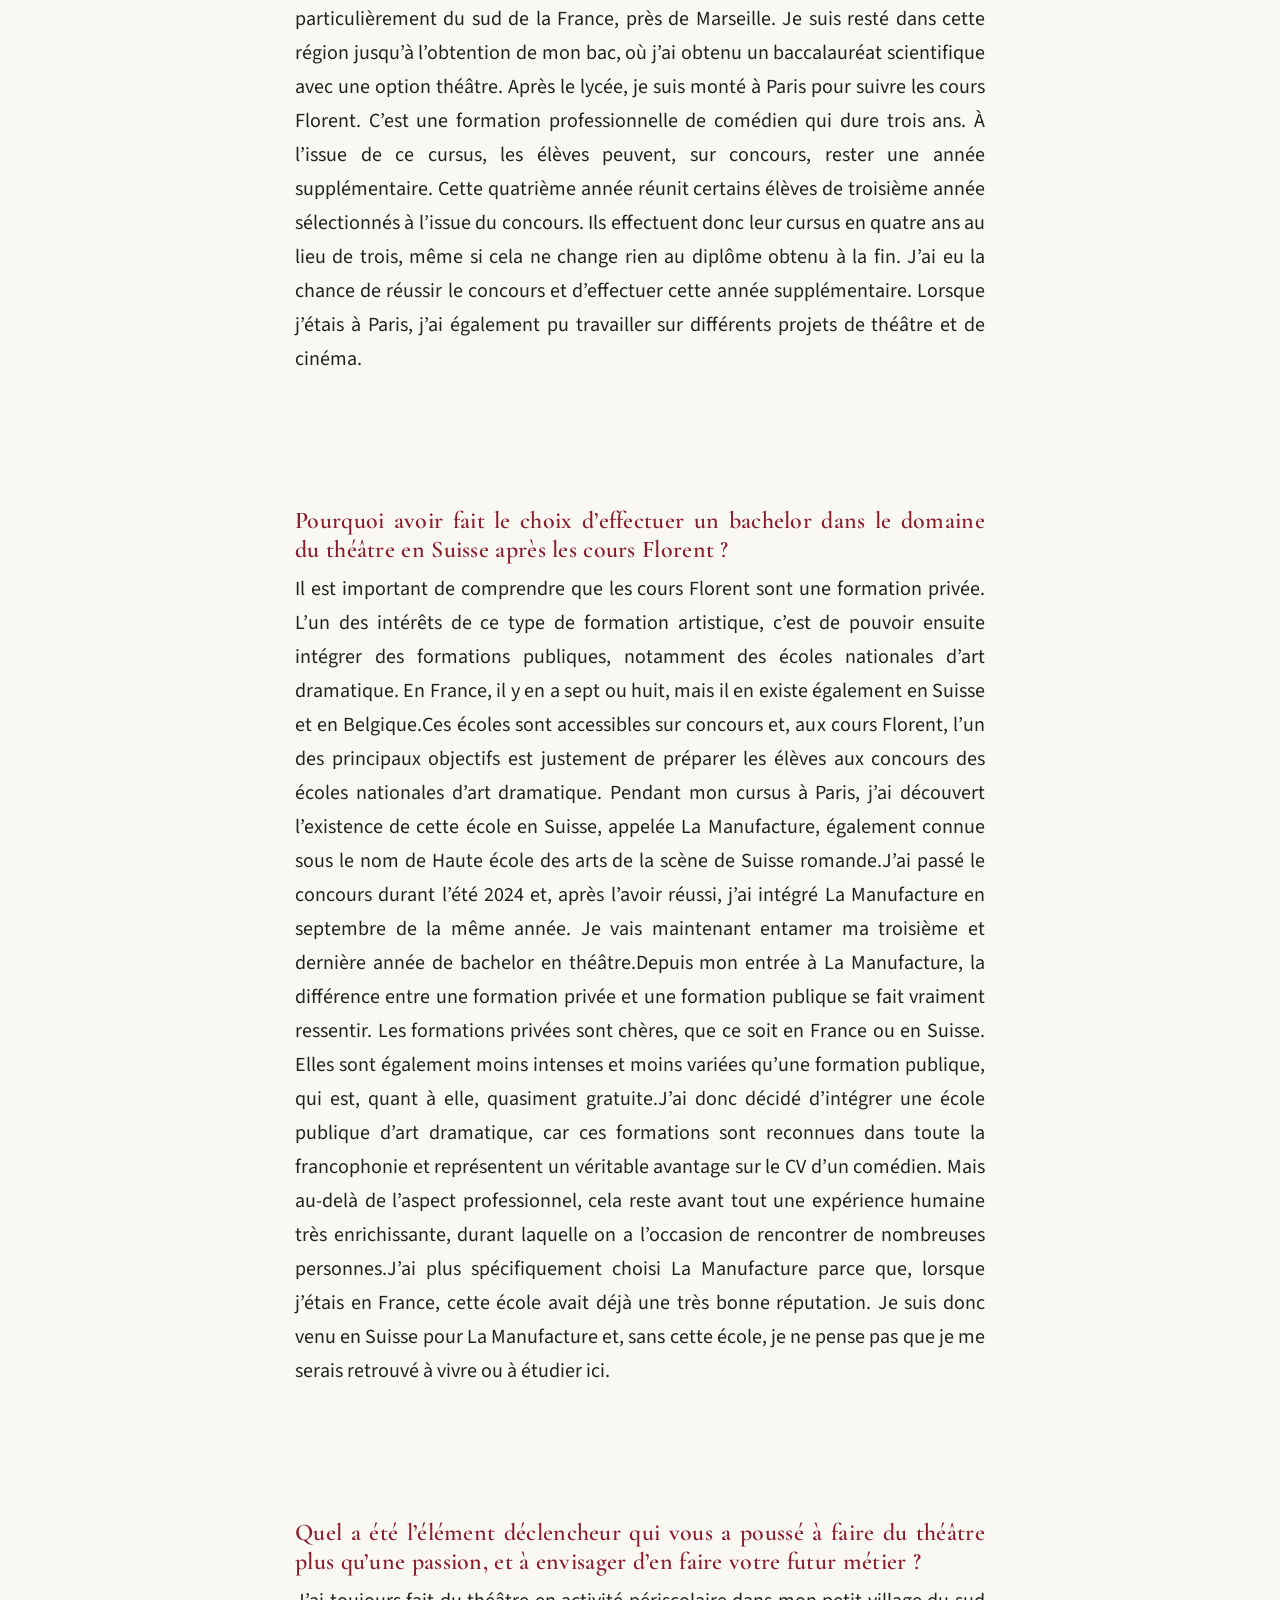
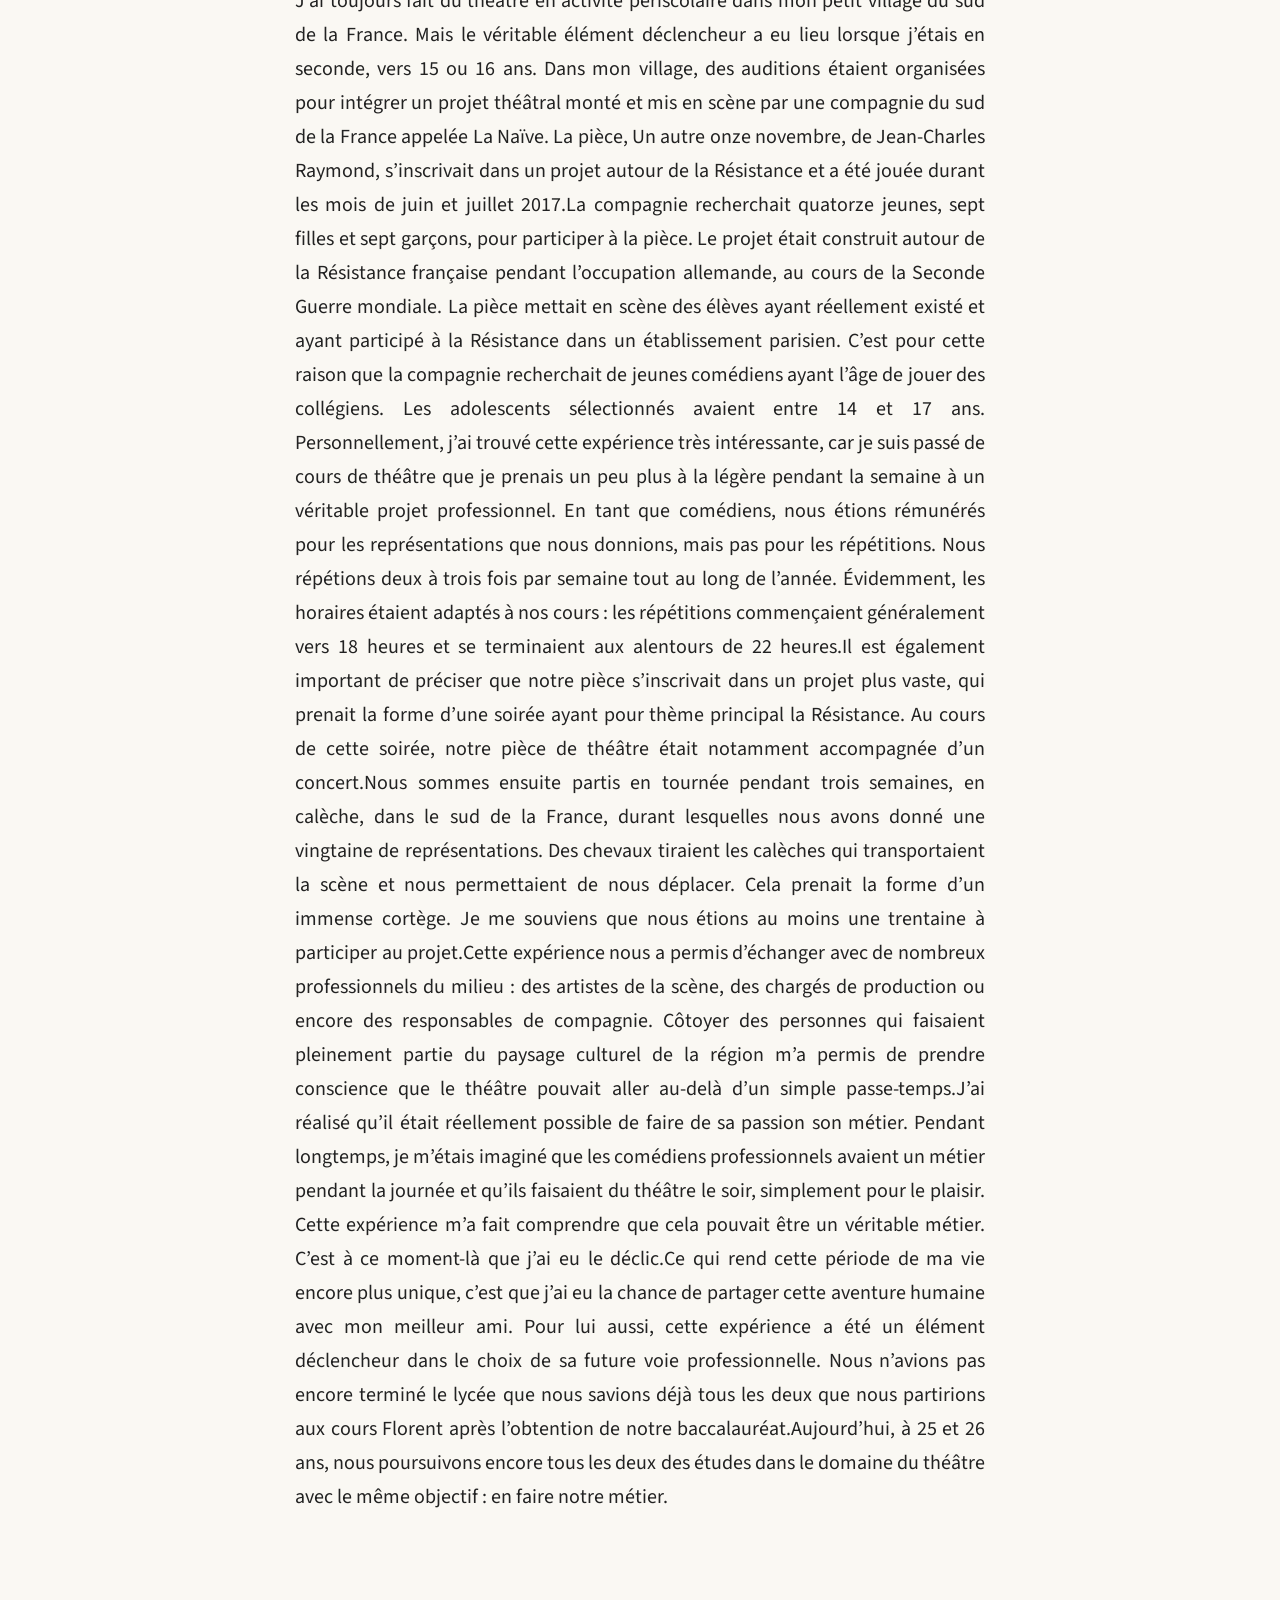
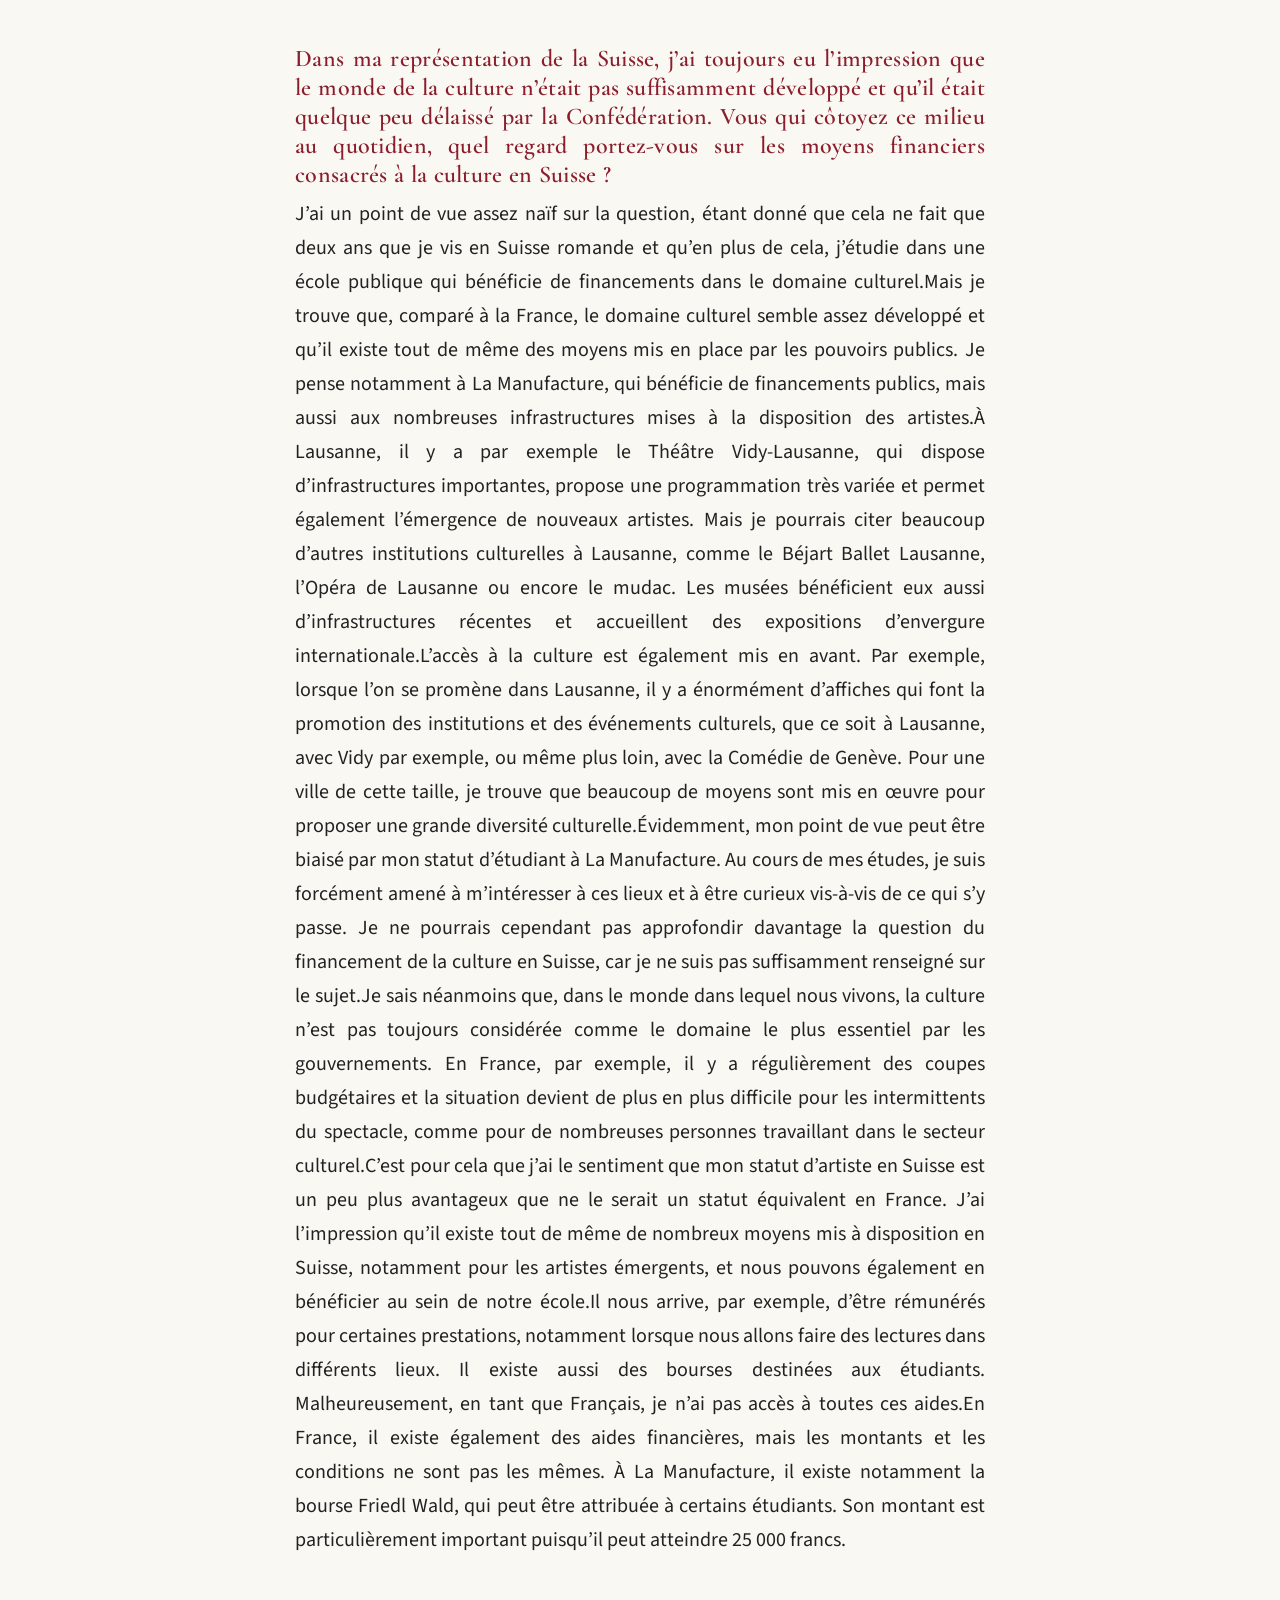
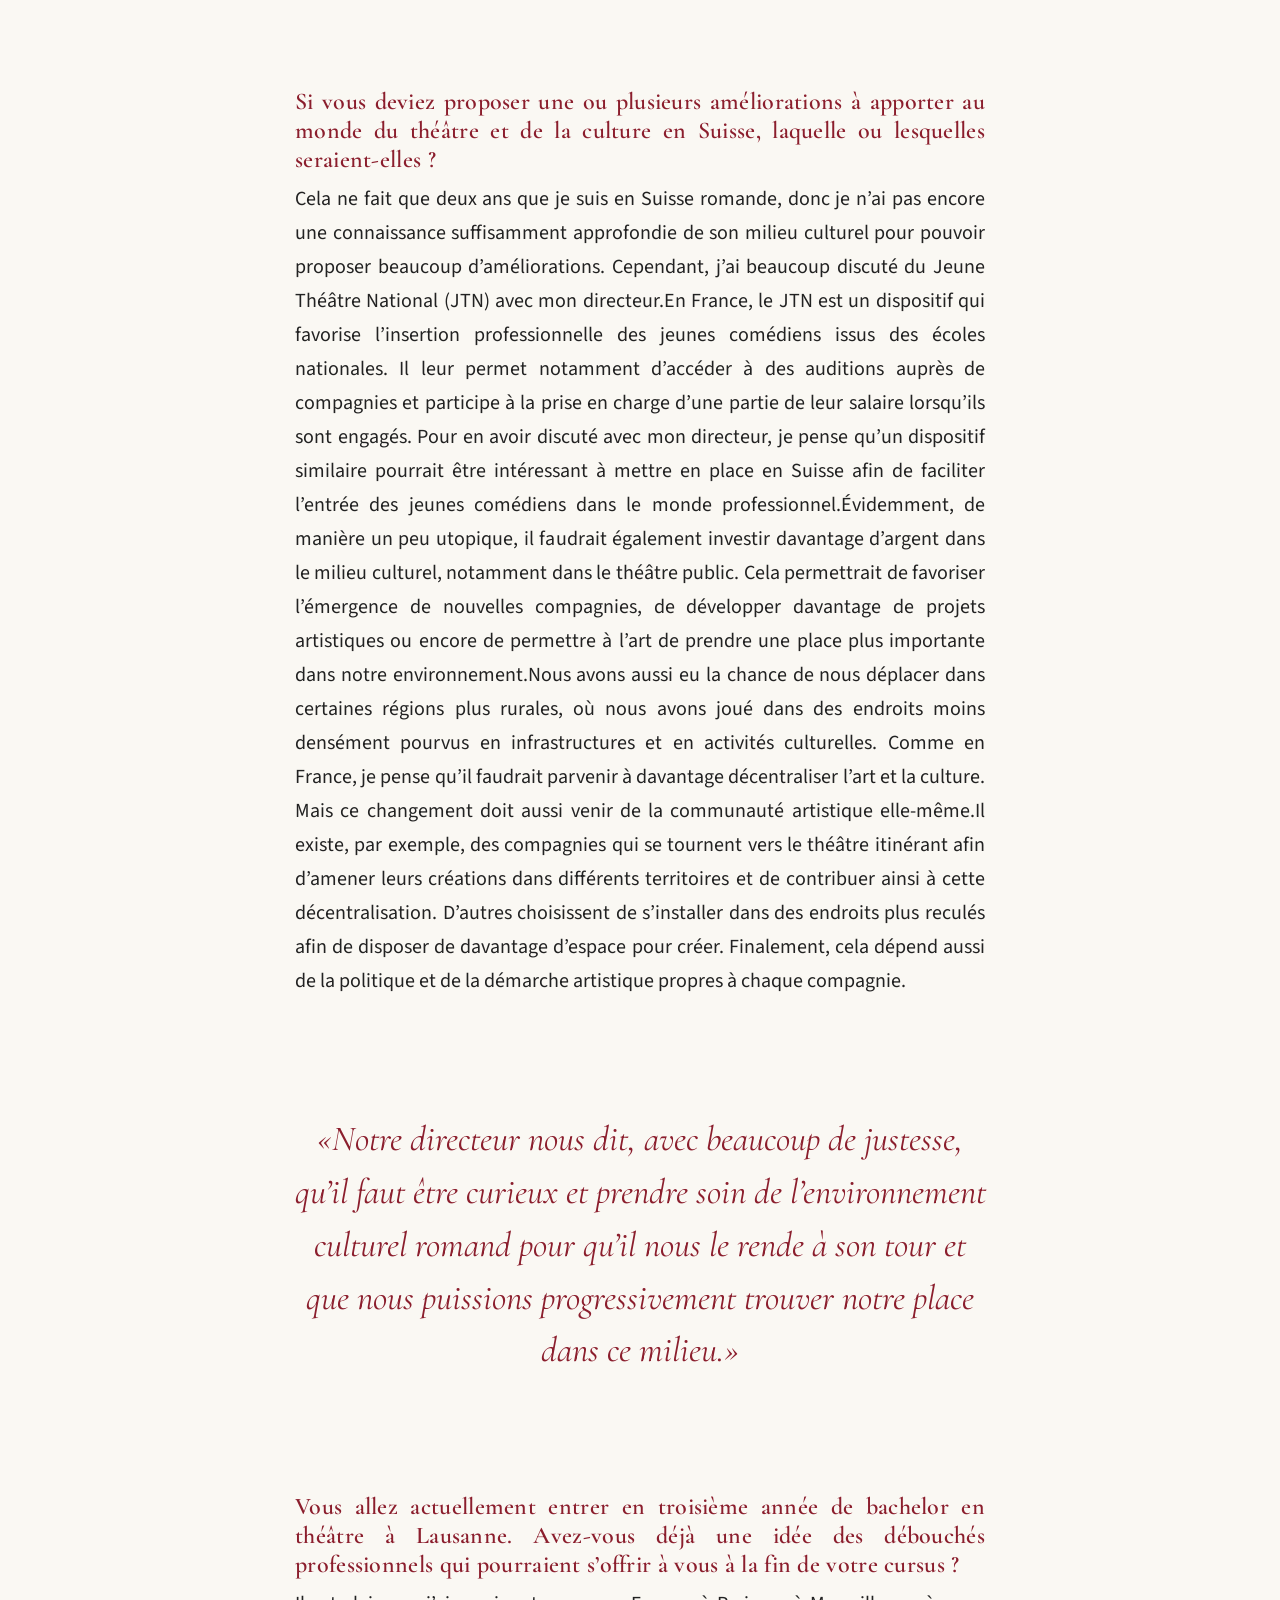
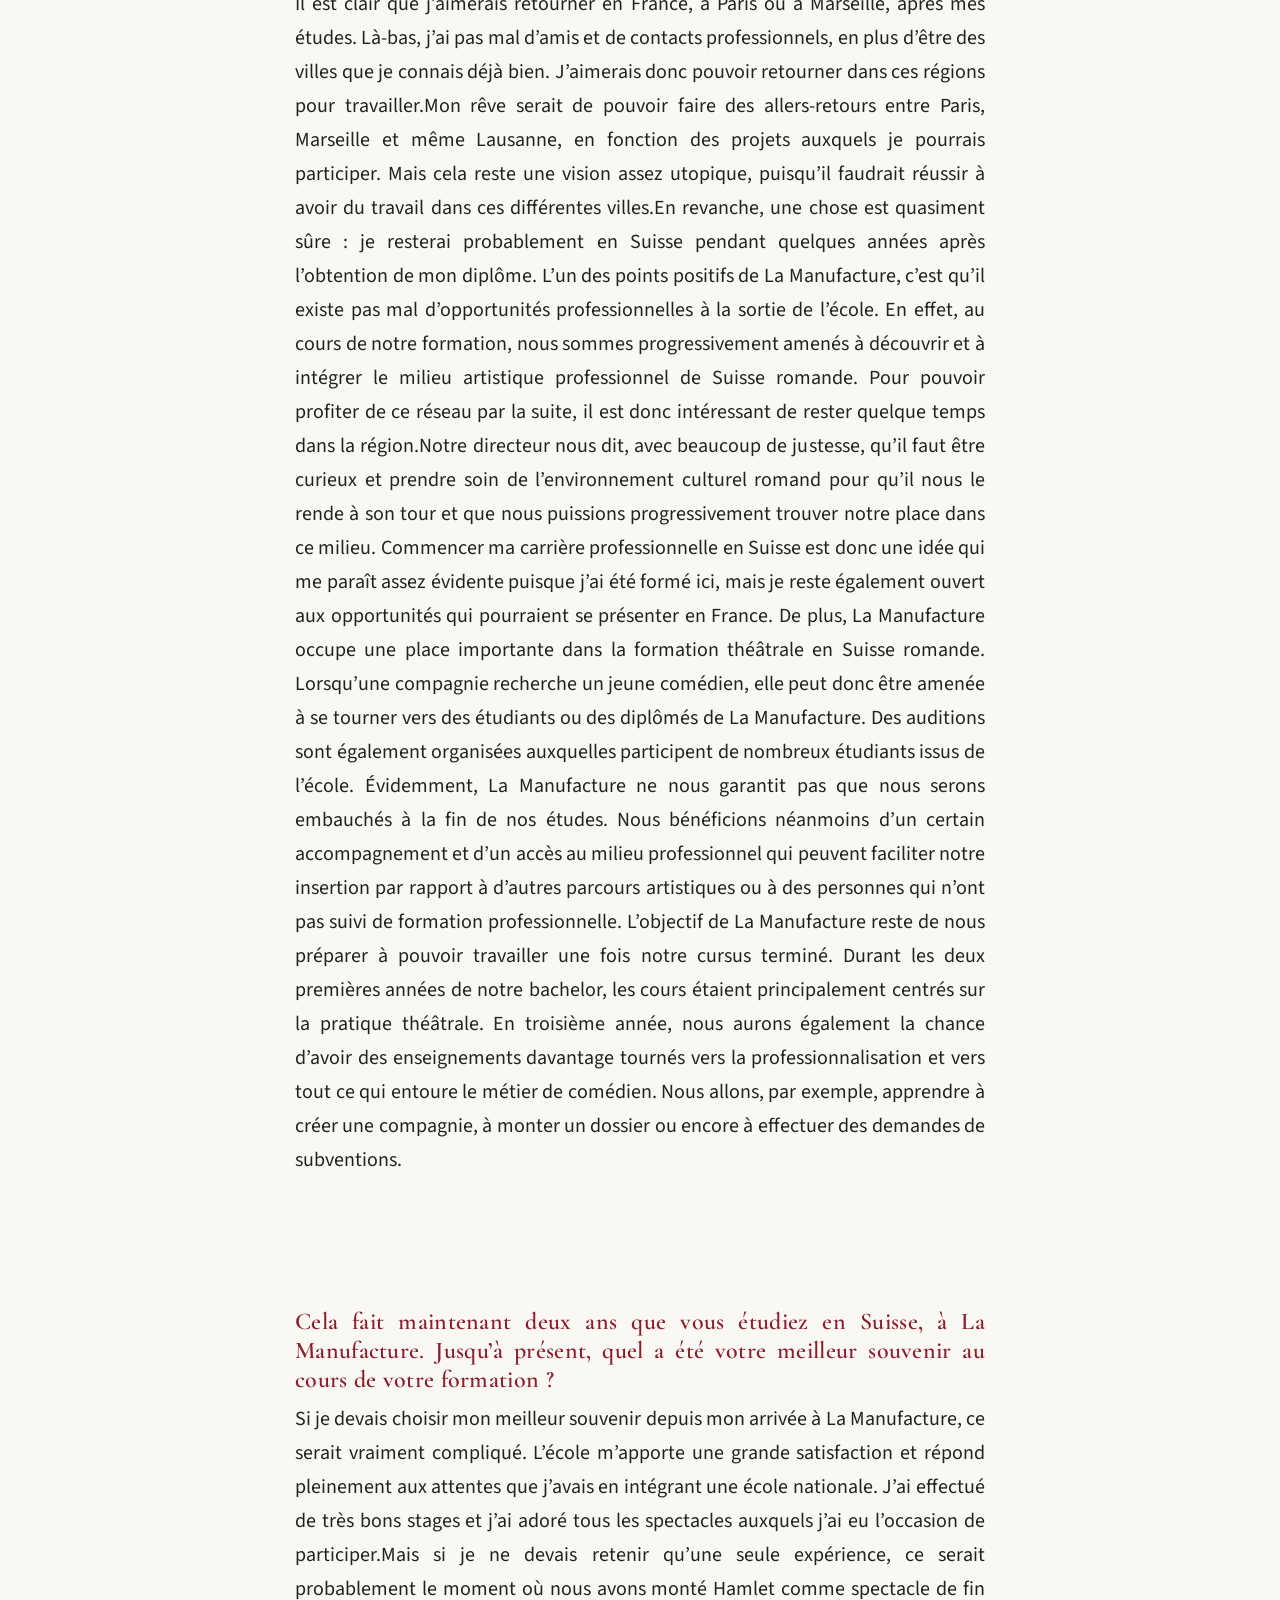
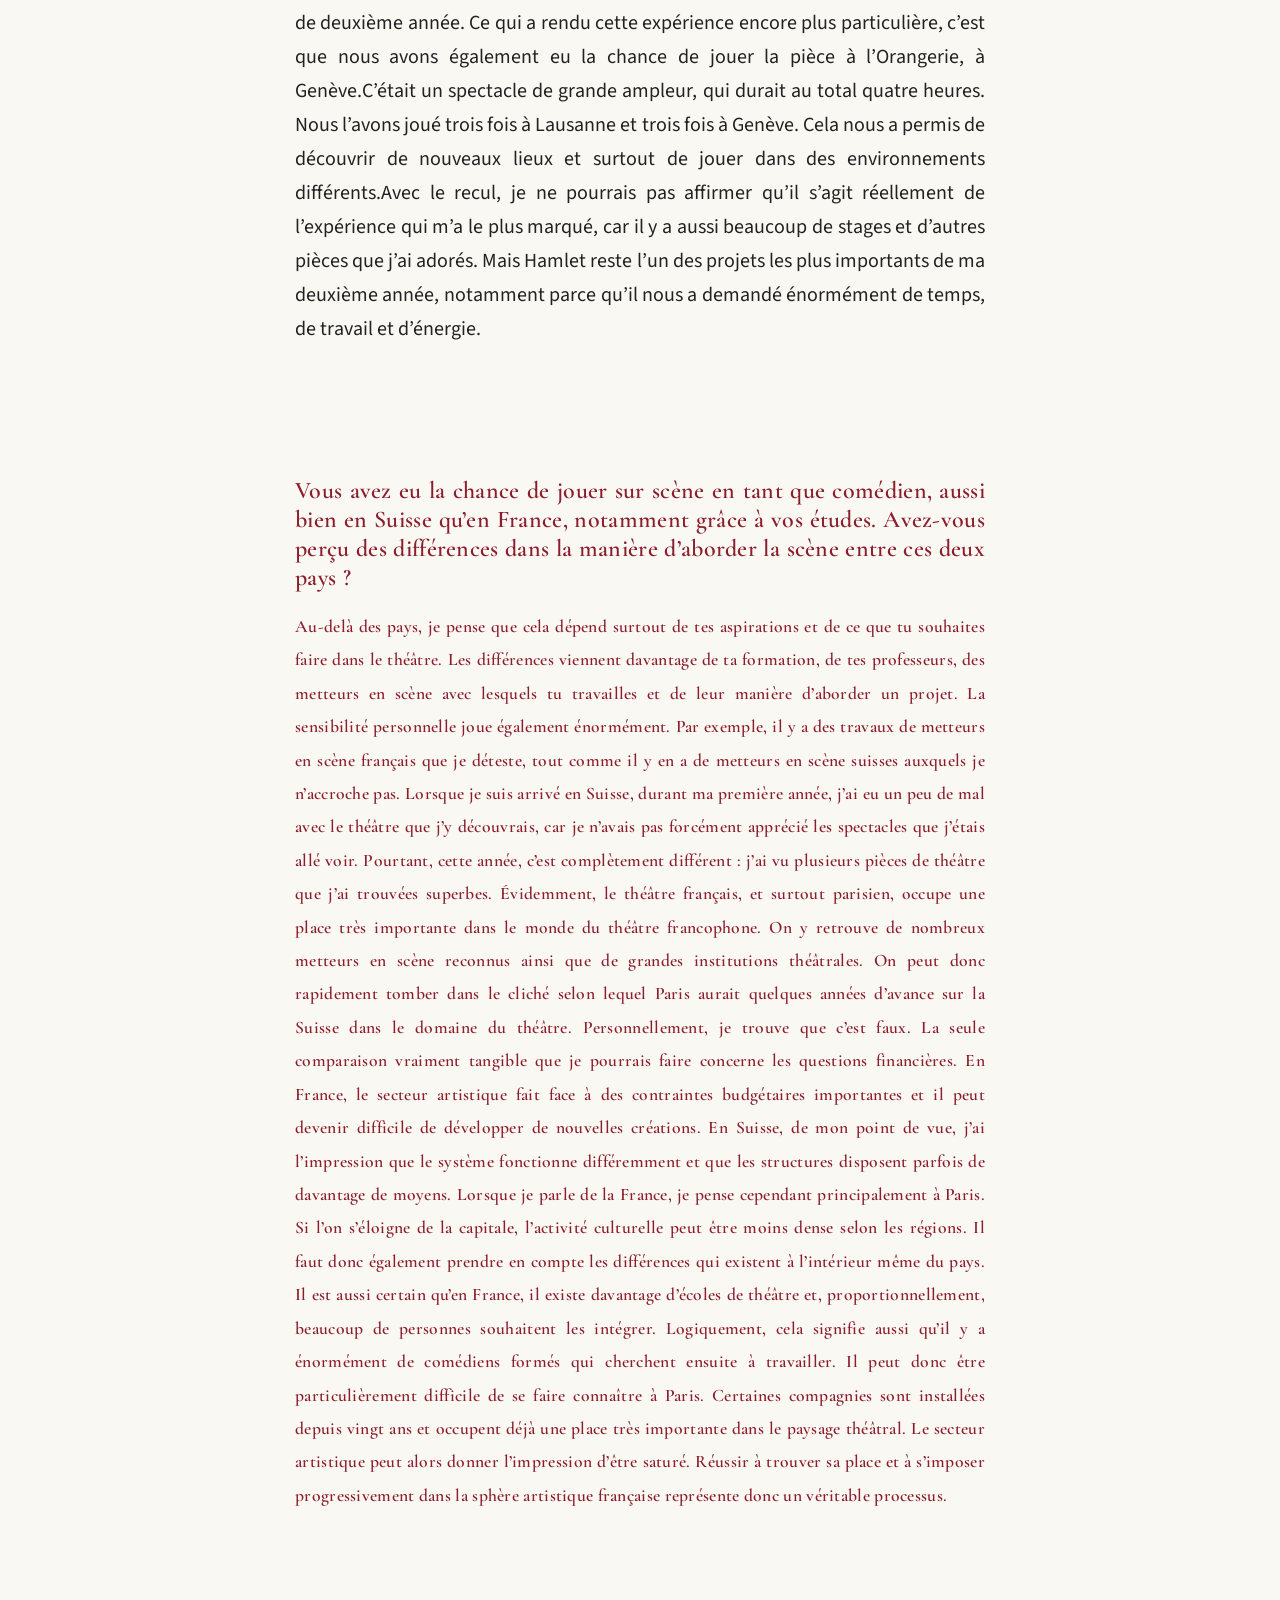
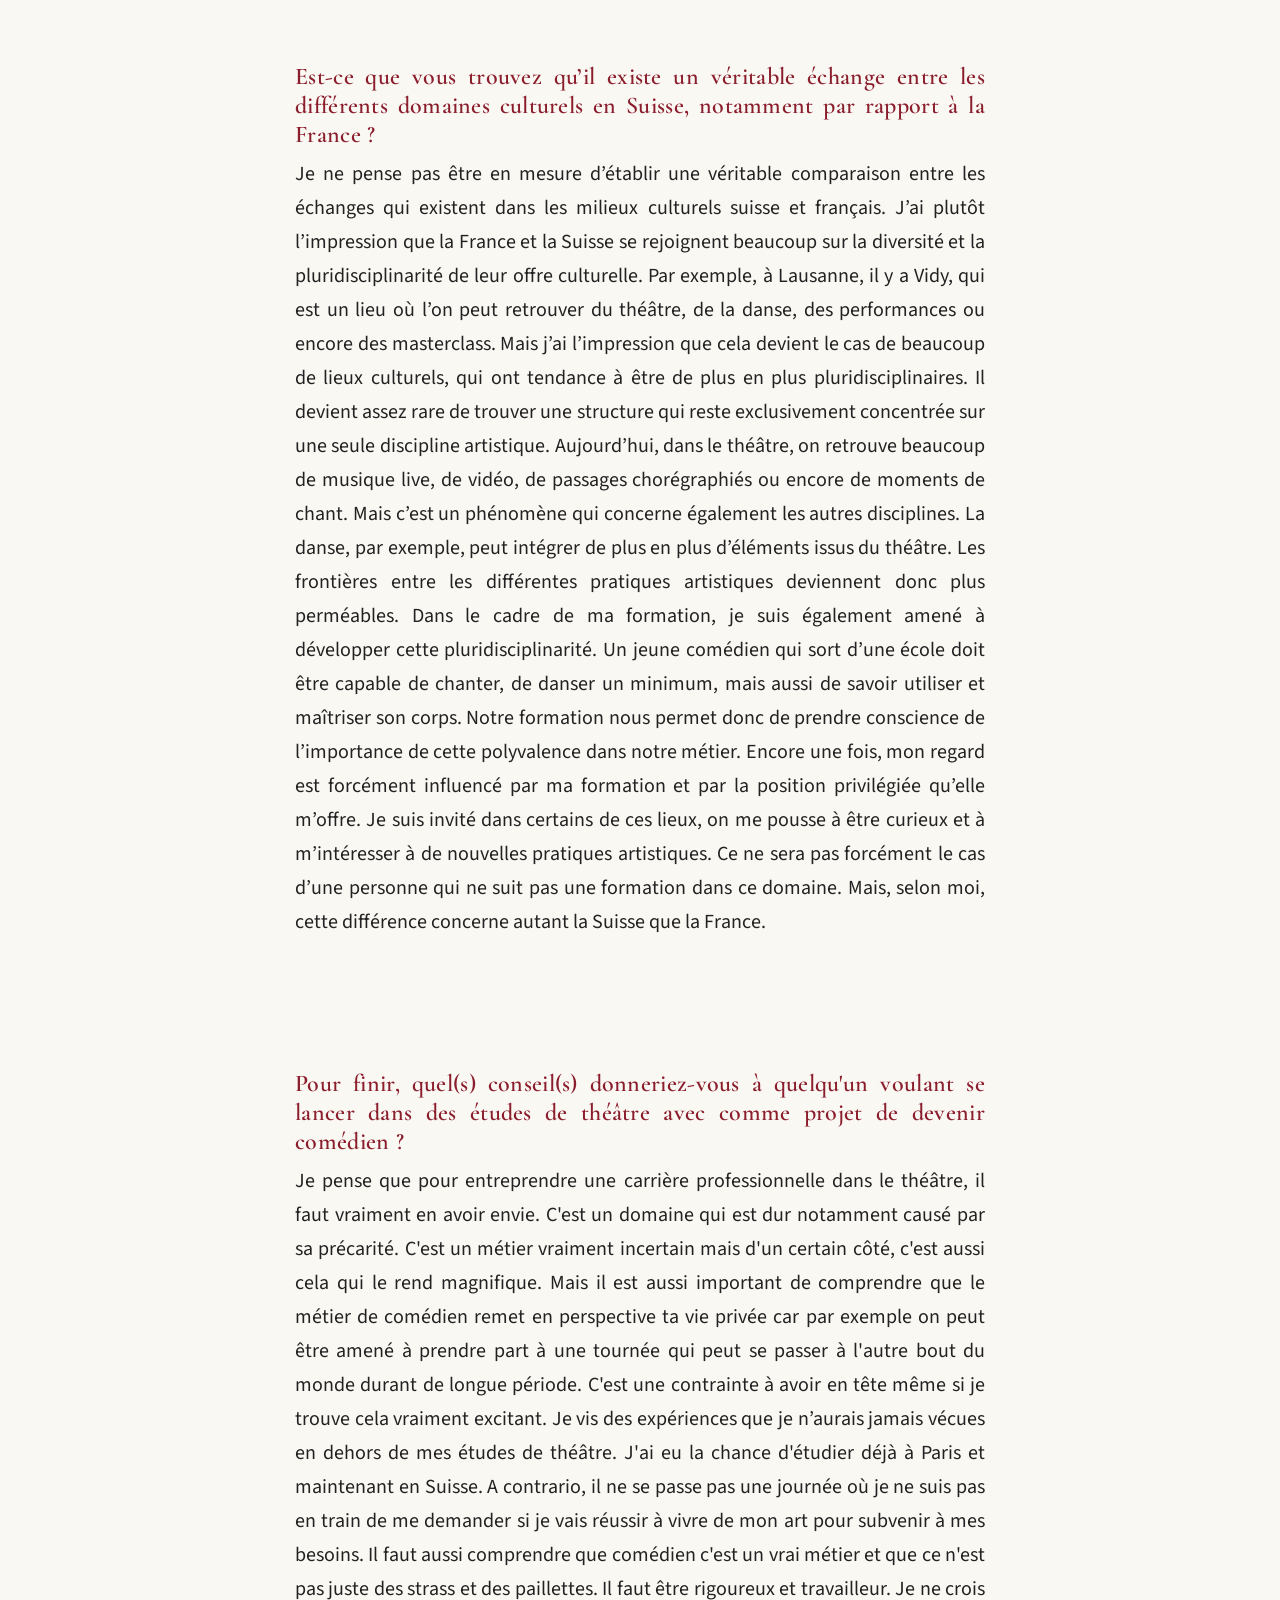
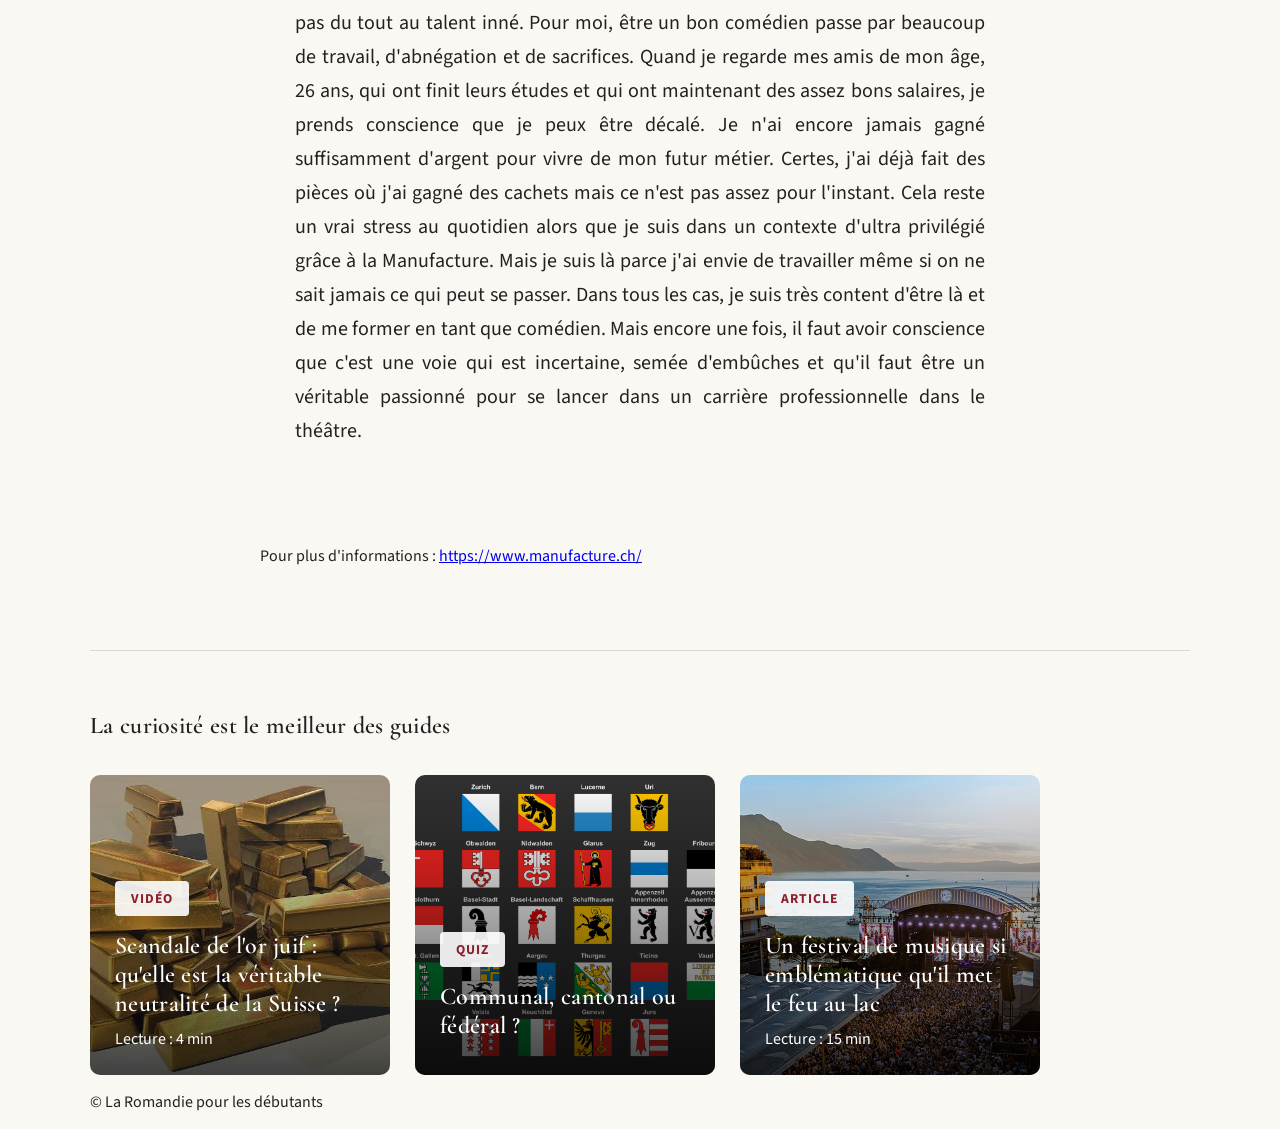
<file: pages/interview-industrie-theatre.html>
<!DOCTYPE html>
<html lang="fr">

<head>
    <meta charset="UTF-8">
    <meta name="viewport" content="width=device-width, initial-scale=1.0">
    <title>La Romandie pour les débutants</title>
<link rel="preconnect" href="https://fonts.googleapis.com">
<link rel="preconnect" href="https://fonts.gstatic.com" crossorigin>

<link href="https://fonts.googleapis.com/css2?family=Cormorant+Garamond:wght@500;600;700&family=Source+Sans+3:wght@400;500;600;700&display=swap" rel="stylesheet">

<link rel="stylesheet" href="../css/style.css">
</head>

<body>

<header>

    <div class="header-top">

        <h1>La Romandie pour les débutants</h1>

    </div>

    <nav class="menu">

     <a href="../index.html">Accueil</a>


    <div class="dropdown">

        <a href="#">Politique simplifiée</a>

        <div class="dropdown-content">

            <a href="systeme-politique.html">Article - Le système politique suisse</a>
            <a href="referendum.html">Vidéo - Référendum</a>
            <a href="initiative-populaire.html">Vidéo - Initiative populaire</a>
            <a href="quizz-commune.html">Quiz - Communal, cantonal ou fédéral ?</a>
            <a href="interview-assurance-invalidité.html">Interview - Assurance invalidité</a>

        </div>

    </div>


    <div class="dropdown">

        <a href="#">Économie & travail</a>

        <div class="dropdown-content">

            <a href="article-veritable-richesse-suisse-romande.html">Article - La véritable richesse de la Suisse romande</a>
            <a href="video-rendre-lor-aux-juifs.html">Vidéo - Rendre l'or aux juifs</a>

        </div>

    </div>


    <div class="dropdown">

        <a href="#">Culture</a>

        <div class="dropdown-content">

            <a href="interview-industrie-theatre.html">Interview - La Manufacture, une école haute en créativité</a>
            <a href="article-montreux-jazz-festival.html">Article - Montreux Jazz Festival</a>

        </div>

    </div>


    <div class="dropdown">

        <a href="Lieux-à-ne-pas-manquer.html">Lieux à découvrir</a>

    </div>


    <div class="dropdown">

        <a href="#">Tips romands</a>

        <div class="dropdown-content">

            <a href="Top 10.html">Top - Top 10 des aliments incontournables en Romandie</a>
            <a href="Dictionnaire.html">Dictionnaire - Lexique de secours pour se faire comprendre en terre romande</a>

        </div>

    </div>


</nav>

</header>

<main>

<nav class="fil-ariane">

    <a href="../index.html">Accueil</a>

    <span>/</span>

    <a href="#">Culture</a>

    <span>/</span>

    <span class="page-actuelle">
        La Manufacture, une école haute en créativité
    </span>

</nav>

  <article class="article-page">
<div class="badge-container">
    <span class="badge-media">INTERVIEW</span>
</div>

<h1>
    La Manufacture, une école haute en créativité
</h1>

    <p class="sous-titre">
    Comprendre les défis et les réalités du monde du théâtre en Suisse romande à travers l'interview d'un élève de la Manufacture, Haute école des arts de la scène.
    </p>

    <div class="infos-article">
        <span>Publié le 21/09/2026</span>
        <span>•</span>
        <span>Durée : 15 min</span>
    </div>

    <section class="article-content">

        <p>
        La Manufacture est une haute école spécialisée dans les arts de la scène qui a pour objectif d’offrir des formations en théâtre et en danse.
        </p>

    </section>

<img src="../images/Interview/La manufacture.jpg" 
         alt="Étudiants en Suisse romande">

    <section class="questions-reponses">
        <div class="interview">

    <div class="question">
        <h3>Comme vous l’avez compris, dans cet entretien, nous aborderons le thème de la culture en Suisse romande à travers La Manufacture. J’ai d’ailleurs la chance d’être accompagné par l’un de ses élèves, qui pourra nous en apprendre davantage sur le sujet. Sans plus attendre, je vais le laisser se présenter</h3>
        <p>Je m’appelle Ronan Moran et j’ai 26 ans. Je suis d’origine française, plus particulièrement du sud de la France, près de Marseille. Je suis resté dans cette région jusqu’à l’obtention de mon bac, où j’ai obtenu un baccalauréat scientifique avec une option théâtre. Après le lycée, je suis monté à Paris pour suivre les cours Florent. C’est une formation professionnelle de comédien qui dure trois ans. À l’issue de ce cursus, les élèves peuvent, sur concours, rester une année supplémentaire. Cette quatrième année réunit certains élèves de troisième année sélectionnés à l’issue du concours. Ils effectuent donc leur cursus en quatre ans au lieu de trois, même si cela ne change rien au diplôme obtenu à la fin. J’ai eu la chance de réussir le concours et d’effectuer cette année supplémentaire. Lorsque j’étais à Paris, j’ai également pu travailler sur différents projets de théâtre et de cinéma.</p>
    </div>

    <div class="question">
        <h3>Pourquoi avoir fait le choix d’effectuer un bachelor dans le domaine du théâtre en Suisse après les cours Florent ?</h3>
        <p>Il est important de comprendre que les cours Florent sont une formation privée. L’un des intérêts de ce type de formation artistique, c’est de pouvoir ensuite intégrer des formations publiques, notamment des écoles nationales d’art dramatique. En France, il y en a sept ou huit, mais il en existe également en Suisse et en Belgique.Ces écoles sont accessibles sur concours et, aux cours Florent, l’un des principaux objectifs est justement de préparer les élèves aux concours des écoles nationales d’art dramatique. Pendant mon cursus à Paris, j’ai découvert l’existence de cette école en Suisse, appelée La Manufacture, également connue sous le nom de Haute école des arts de la scène de Suisse romande.J’ai passé le concours durant l’été 2024 et, après l’avoir réussi, j’ai intégré La Manufacture en septembre de la même année. Je vais maintenant entamer ma troisième et dernière année de bachelor en théâtre.Depuis mon entrée à La Manufacture, la différence entre une formation privée et une formation publique se fait vraiment ressentir. Les formations privées sont chères, que ce soit en France ou en Suisse. Elles sont également moins intenses et moins variées qu’une formation publique, qui est, quant à elle, quasiment gratuite.J’ai donc décidé d’intégrer une école publique d’art dramatique, car ces formations sont reconnues dans toute la francophonie et représentent un véritable avantage sur le CV d’un comédien. Mais au-delà de l’aspect professionnel, cela reste avant tout une expérience humaine très enrichissante, durant laquelle on a l’occasion de rencontrer de nombreuses personnes.J’ai plus spécifiquement choisi La Manufacture parce que, lorsque j’étais en France, cette école avait déjà une très bonne réputation. Je suis donc venu en Suisse pour La Manufacture et, sans cette école, je ne pense pas que je me serais retrouvé à vivre ou à étudier ici.
        </p>
    </div>

    <div class="question">
        <h3>Quel a été l’élément déclencheur qui vous a poussé à faire du théâtre plus qu’une passion, et à envisager d’en faire votre futur métier ?</h3>
        <p>J’ai toujours fait du théâtre en activité périscolaire dans mon petit village du sud de la France. Mais le véritable élément déclencheur a eu lieu lorsque j’étais en seconde, vers 15 ou 16 ans. Dans mon village, des auditions étaient organisées pour intégrer un projet théâtral monté et mis en scène par une compagnie du sud de la France appelée La Naïve. La pièce, Un autre onze novembre, de Jean-Charles Raymond, s’inscrivait dans un projet autour de la Résistance et a été jouée durant les mois de juin et juillet 2017.La compagnie recherchait quatorze jeunes, sept filles et sept garçons, pour participer à la pièce. Le projet était construit autour de la Résistance française pendant l’occupation allemande, au cours de la Seconde Guerre mondiale. La pièce mettait en scène des élèves ayant réellement existé et ayant participé à la Résistance dans un établissement parisien. C’est pour cette raison que la compagnie recherchait de jeunes comédiens ayant l’âge de jouer des collégiens. Les adolescents sélectionnés avaient entre 14 et 17 ans. Personnellement, j’ai trouvé cette expérience très intéressante, car je suis passé de  cours de théâtre que je prenais un peu plus à la légère pendant la semaine à un véritable projet professionnel. En tant que comédiens, nous étions rémunérés pour les représentations que nous donnions, mais pas pour les répétitions. Nous répétions deux à trois fois par semaine tout au long de l’année. Évidemment, les horaires étaient adaptés à nos cours : les répétitions commençaient généralement vers 18 heures et se terminaient aux alentours de 22 heures.Il est également important de préciser que notre pièce s’inscrivait dans un projet plus vaste, qui prenait la forme d’une soirée ayant pour thème principal la Résistance. Au cours de cette soirée, notre pièce de théâtre était notamment accompagnée d’un concert.Nous sommes ensuite partis en tournée pendant trois semaines, en calèche, dans le sud de la France, durant lesquelles nous avons donné une vingtaine de représentations. Des chevaux tiraient les calèches qui transportaient la scène et nous permettaient de nous déplacer. Cela prenait la forme d’un immense cortège. Je me souviens que nous étions au moins une trentaine à participer au projet.Cette expérience nous a permis d’échanger avec de nombreux professionnels du milieu : des artistes de la scène, des chargés de production ou encore des responsables de compagnie. Côtoyer des personnes qui faisaient pleinement partie du paysage culturel de la région m’a permis de prendre conscience que le théâtre pouvait aller au-delà d’un simple passe-temps.J’ai réalisé qu’il était réellement possible de faire de sa passion son métier. Pendant longtemps, je m’étais imaginé que les comédiens professionnels avaient un métier pendant la journée et qu’ils faisaient du théâtre le soir, simplement pour le plaisir. Cette expérience m’a fait comprendre que cela pouvait être un véritable métier. C’est à ce moment-là que j’ai eu le déclic.Ce qui rend cette période de ma vie encore plus unique, c’est que j’ai eu la chance de partager cette aventure humaine avec mon meilleur ami. Pour lui aussi, cette expérience a été un élément déclencheur dans le choix de sa future voie professionnelle. Nous n’avions pas encore terminé le lycée que nous savions déjà tous les deux que nous partirions aux cours Florent après l’obtention de notre baccalauréat.Aujourd’hui, à 25 et 26 ans, nous poursuivons encore tous les deux des études dans le domaine du théâtre avec le même objectif : en faire notre métier.
    </div>

    <div class="question">
        <h3>
        Dans ma représentation de la Suisse, j’ai toujours eu l’impression que le monde de la culture n’était pas suffisamment développé et qu’il était quelque peu délaissé par la Confédération. Vous qui côtoyez ce milieu au quotidien, quel regard portez-vous sur les moyens financiers consacrés à la culture en Suisse ? 
        </h3>
        <p>J’ai un point de vue assez naïf sur la question, étant donné que cela ne fait que deux ans que je vis en Suisse romande et qu’en plus de cela, j’étudie dans une école publique qui bénéficie de financements dans le domaine culturel.Mais je trouve que, comparé à la France, le domaine culturel semble assez développé et qu’il existe tout de même des moyens mis en place par les pouvoirs publics. Je pense notamment à La Manufacture, qui bénéficie de financements publics, mais aussi aux nombreuses infrastructures mises à la disposition des artistes.À Lausanne, il y a par exemple le Théâtre Vidy-Lausanne, qui dispose d’infrastructures importantes, propose une programmation très variée et permet également l’émergence de nouveaux artistes. Mais je pourrais citer beaucoup d’autres institutions culturelles à Lausanne, comme le Béjart Ballet Lausanne, l’Opéra de Lausanne ou encore le mudac. Les musées bénéficient eux aussi d’infrastructures récentes et accueillent des expositions d’envergure internationale.L’accès à la culture est également mis en avant. Par exemple, lorsque l’on se promène dans Lausanne, il y a énormément d’affiches qui font la promotion des institutions et des événements culturels, que ce soit à Lausanne, avec Vidy par exemple, ou même plus loin, avec la Comédie de Genève. Pour une ville de cette taille, je trouve que beaucoup de moyens sont mis en œuvre pour proposer une grande diversité culturelle.Évidemment, mon point de vue peut être biaisé par mon statut d’étudiant à La Manufacture. Au cours de mes études, je suis forcément amené à m’intéresser à ces lieux et à être curieux vis-à-vis de ce qui s’y passe. Je ne pourrais cependant pas approfondir davantage la question du financement de la culture en Suisse, car je ne suis pas suffisamment renseigné sur le sujet.Je sais néanmoins que, dans le monde dans lequel nous vivons, la culture n’est pas toujours considérée comme le domaine le plus essentiel par les gouvernements. En France, par exemple, il y a régulièrement des coupes budgétaires et la situation devient de plus en plus difficile pour les intermittents du spectacle, comme pour de nombreuses personnes travaillant dans le secteur culturel.C’est pour cela que j’ai le sentiment que mon statut d’artiste en Suisse est un peu plus avantageux que ne le serait un statut équivalent en France. J’ai l’impression qu’il existe tout de même de nombreux moyens mis à disposition en Suisse, notamment pour les artistes émergents, et nous pouvons également en bénéficier au sein de notre école.Il nous arrive, par exemple, d’être rémunérés pour certaines prestations, notamment lorsque nous allons faire des lectures dans différents lieux. Il existe aussi des bourses destinées aux étudiants. Malheureusement, en tant que Français, je n’ai pas accès à toutes ces aides.En France, il existe également des aides financières, mais les montants et les conditions ne sont pas les mêmes. À La Manufacture, il existe notamment la bourse Friedl Wald, qui peut être attribuée à certains étudiants. Son montant est particulièrement important puisqu’il peut atteindre 25 000 francs.
        </p>
    </div>

    <div class="question">
        <h3>Si vous deviez proposer une ou plusieurs améliorations à apporter au monde du théâtre et de la culture en Suisse, laquelle ou lesquelles seraient-elles ?
        </h3>
        <p>Cela ne fait que deux ans que je suis en Suisse romande, donc je n’ai pas encore une connaissance suffisamment approfondie de son milieu culturel pour pouvoir proposer beaucoup d’améliorations. Cependant, j’ai beaucoup discuté du Jeune Théâtre National (JTN) avec mon directeur.En France, le JTN est un dispositif qui favorise l’insertion professionnelle des jeunes comédiens issus des écoles nationales. Il leur permet notamment d’accéder à des auditions auprès de compagnies et participe à la prise en charge d’une partie de leur salaire lorsqu’ils sont engagés. Pour en avoir discuté avec mon directeur, je pense qu’un dispositif similaire pourrait être intéressant à mettre en place en Suisse afin de faciliter l’entrée des jeunes comédiens dans le monde professionnel.Évidemment, de manière un peu utopique, il faudrait également investir davantage d’argent dans le milieu culturel, notamment dans le théâtre public. Cela permettrait de favoriser l’émergence de nouvelles compagnies, de développer davantage de projets artistiques ou encore de permettre à l’art de prendre une place plus importante dans notre environnement.Nous avons aussi eu la chance de nous déplacer dans certaines régions plus rurales, où nous avons joué dans des endroits moins densément pourvus en infrastructures et en activités culturelles. Comme en France, je pense qu’il faudrait parvenir à davantage décentraliser l’art et la culture. Mais ce changement doit aussi venir de la communauté artistique elle-même.Il existe, par exemple, des compagnies qui se tournent vers le théâtre itinérant afin d’amener leurs créations dans différents territoires et de contribuer ainsi à cette décentralisation. D’autres choisissent de s’installer dans des endroits plus reculés afin de disposer de davantage d’espace pour créer. Finalement, cela dépend aussi de la politique et de la démarche artistique propres à chaque compagnie.
        </p>
    </div>

    <blockquote class="citation-interview">
        «Notre directeur nous dit, avec beaucoup de justesse, qu’il faut être curieux et prendre soin de l’environnement culturel romand pour qu’il nous le rende à son tour et que nous puissions progressivement trouver notre place dans ce milieu.»
    </blockquote>

    <div class="question">
        <h3>Vous allez actuellement entrer en troisième année de bachelor en théâtre à Lausanne. Avez-vous déjà une idée des débouchés professionnels qui pourraient s’offrir à vous à la fin de votre cursus ? </h3>
        <p>Il est clair que j’aimerais retourner en France, à Paris ou à Marseille, après mes études. Là-bas, j’ai pas mal d’amis et de contacts professionnels, en plus d’être des villes que je connais déjà bien. J’aimerais donc pouvoir retourner dans ces régions pour travailler.Mon rêve serait de pouvoir faire des allers-retours entre Paris, Marseille et même Lausanne, en fonction des projets auxquels je pourrais participer. Mais cela reste une vision assez utopique, puisqu’il faudrait réussir à avoir du travail dans ces différentes villes.En revanche, une chose est quasiment sûre : je resterai probablement en Suisse pendant quelques années après l’obtention de mon diplôme. L’un des points positifs de La Manufacture, c’est qu’il existe pas mal d’opportunités professionnelles à la sortie de l’école. En effet, au cours de notre formation, nous sommes progressivement amenés à découvrir et à intégrer le milieu artistique professionnel de Suisse romande. Pour pouvoir profiter de ce réseau par la suite, il est donc intéressant de rester quelque temps dans la région.Notre directeur nous dit, avec beaucoup de justesse, qu’il faut être curieux et prendre soin de l’environnement culturel romand pour qu’il nous le rende à son tour et que nous puissions progressivement trouver notre place dans ce milieu. Commencer ma carrière professionnelle en Suisse est donc une idée qui me paraît assez évidente puisque j’ai été formé ici, mais je reste également ouvert aux opportunités qui pourraient se présenter en France. De plus, La Manufacture occupe une place importante dans la formation théâtrale en Suisse romande. Lorsqu’une compagnie recherche un jeune comédien, elle peut donc être amenée à se tourner vers des étudiants ou des diplômés de La Manufacture. Des auditions sont également organisées auxquelles participent de nombreux étudiants issus de l’école. Évidemment, La Manufacture ne nous garantit pas que nous serons embauchés à la fin de nos études. Nous bénéficions néanmoins d’un certain accompagnement et d’un accès au milieu professionnel qui peuvent faciliter notre insertion par rapport à d’autres parcours artistiques ou à des personnes qui n’ont pas suivi de formation professionnelle. L’objectif de La Manufacture reste de nous préparer à pouvoir travailler une fois notre cursus terminé. Durant les deux premières années de notre bachelor, les cours étaient principalement centrés sur la pratique théâtrale. En troisième année, nous aurons également la chance d’avoir des enseignements davantage tournés vers la professionnalisation et vers tout ce qui entoure le métier de comédien. Nous allons, par exemple, apprendre à créer une compagnie, à monter un dossier ou encore à effectuer des demandes de subventions.</p>
    </div>

    <div class="question">
        <h3>Cela fait maintenant deux ans que vous étudiez en Suisse, à La Manufacture. Jusqu’à présent, quel a été votre meilleur souvenir au cours de votre formation ?</h3>
        <p>Si je devais choisir mon meilleur souvenir depuis mon arrivée à La Manufacture, ce serait vraiment compliqué. L’école m’apporte une grande satisfaction et répond pleinement aux attentes que j’avais en intégrant une école nationale. J’ai effectué de très bons stages et j’ai adoré tous les spectacles auxquels j’ai eu l’occasion de participer.Mais si je ne devais retenir qu’une seule expérience, ce serait probablement le moment où nous avons monté Hamlet comme spectacle de fin de deuxième année. Ce qui a rendu cette expérience encore plus particulière, c’est que nous avons également eu la chance de jouer la pièce à l’Orangerie, à Genève.C’était un spectacle de grande ampleur, qui durait au total quatre heures. Nous l’avons joué trois fois à Lausanne et trois fois à Genève. Cela nous a permis de découvrir de nouveaux lieux et surtout de jouer dans des environnements différents.Avec le recul, je ne pourrais pas affirmer qu’il s’agit réellement de l’expérience qui m’a le plus marqué, car il y a aussi beaucoup de stages et d’autres pièces que j’ai adorés. Mais Hamlet reste l’un des projets les plus importants de ma deuxième année, notamment parce qu’il nous a demandé énormément de temps, de travail et d’énergie.
        </p>
    </div>

     <div class="question">
        <h3>Vous avez eu la chance de jouer sur scène en tant que comédien, aussi bien en Suisse qu’en France, notamment grâce à vos études. Avez-vous perçu des différences dans la manière d’aborder la scène entre ces deux pays ?
        <p>Au-delà des pays, je pense que cela dépend surtout de tes aspirations et de ce que tu souhaites faire dans le théâtre. Les différences viennent davantage de ta formation, de tes professeurs, des metteurs en scène avec lesquels tu travailles et de leur manière d’aborder un projet. La sensibilité personnelle joue également énormément. Par exemple, il y a des travaux de metteurs en scène français que je déteste, tout comme il y en a de metteurs en scène suisses auxquels je n’accroche pas. Lorsque je suis arrivé en Suisse, durant ma première année, j’ai eu un peu de mal avec le théâtre que j’y découvrais, car je n’avais pas forcément apprécié les spectacles que j’étais allé voir. Pourtant, cette année, c’est complètement différent : j’ai vu plusieurs pièces de théâtre que j’ai trouvées superbes. Évidemment, le théâtre français, et surtout parisien, occupe une place très importante dans le monde du théâtre francophone. On y retrouve de nombreux metteurs en scène reconnus ainsi que de grandes institutions théâtrales. On peut donc rapidement tomber dans le cliché selon lequel Paris aurait quelques années d’avance sur la Suisse dans le domaine du théâtre. Personnellement, je trouve que c’est faux. La seule comparaison vraiment tangible que je pourrais faire concerne les questions financières. En France, le secteur artistique fait face à des contraintes budgétaires importantes et il peut devenir difficile de développer de nouvelles créations. En Suisse, de mon point de vue, j’ai l’impression que le système fonctionne différemment et que les structures disposent parfois de davantage de moyens. Lorsque je parle de la France, je pense cependant principalement à Paris. Si l’on s’éloigne de la capitale, l’activité culturelle peut être moins dense selon les régions. Il faut donc également prendre en compte les différences qui existent à l’intérieur même du pays. Il est aussi certain qu’en France, il existe davantage d’écoles de théâtre et, proportionnellement, beaucoup de personnes souhaitent les intégrer. Logiquement, cela signifie aussi qu’il y a énormément de comédiens formés qui cherchent ensuite à travailler. Il peut donc être particulièrement difficile de se faire connaître à Paris. Certaines compagnies sont installées depuis vingt ans et occupent déjà une place très importante dans le paysage théâtral. Le secteur artistique peut alors donner l’impression d’être saturé. Réussir à trouver sa place et à s’imposer progressivement dans la sphère artistique française représente donc un véritable processus.
        </p>
    </div>

     <div class="question">
        <h3> Est-ce que vous trouvez qu’il existe un véritable échange entre les différents domaines culturels en Suisse, notamment par rapport à la France ? </h3>
        <p> Je ne pense pas être en mesure d’établir une véritable comparaison entre les échanges qui existent dans les milieux culturels suisse et français. J’ai plutôt l’impression que la France et la Suisse se rejoignent beaucoup sur la diversité et la pluridisciplinarité de leur offre culturelle. Par exemple, à Lausanne, il y a Vidy, qui est un lieu où l’on peut retrouver du théâtre, de la danse, des performances ou encore des masterclass. Mais j’ai l’impression que cela devient le cas de beaucoup de lieux culturels, qui ont tendance à être de plus en plus pluridisciplinaires. Il devient assez rare de trouver une structure qui reste exclusivement concentrée sur une seule discipline artistique. Aujourd’hui, dans le théâtre, on retrouve beaucoup de musique live, de vidéo, de passages chorégraphiés ou encore de moments de chant. Mais c’est un phénomène qui concerne également les autres disciplines. La danse, par exemple, peut intégrer de plus en plus d’éléments issus du théâtre. Les frontières entre les différentes pratiques artistiques deviennent donc plus perméables. Dans le cadre de ma formation, je suis également amené à développer cette pluridisciplinarité. Un jeune comédien qui sort d’une école doit être capable de chanter, de danser un minimum, mais aussi de savoir utiliser et maîtriser son corps. Notre formation nous permet donc de prendre conscience de l’importance de cette polyvalence dans notre métier. Encore une fois, mon regard est forcément influencé par ma formation et par la position privilégiée qu’elle m’offre. Je suis invité dans certains de ces lieux, on me pousse à être curieux et à m’intéresser à de nouvelles pratiques artistiques. Ce ne sera pas forcément le cas d’une personne qui ne suit pas une formation dans ce domaine. Mais, selon moi, cette différence concerne autant la Suisse que la France.
        </p>
    </div>

     <div class="question">
        <h3>Pour finir, quel(s) conseil(s) donneriez-vous à quelqu'un voulant se lancer dans des études de théâtre avec comme projet de devenir comédien ? </h3>
        <p>Je pense que pour entreprendre une carrière professionnelle dans le théâtre, il faut vraiment en avoir envie. C'est un domaine qui est dur notamment causé par sa précarité. C'est un métier vraiment incertain mais d'un certain côté, c'est aussi cela qui le rend magnifique. Mais il est aussi important de comprendre que le métier de comédien remet en perspective ta vie privée car par exemple on peut être amené à prendre part à une tournée qui peut se passer à l'autre bout du monde durant de longue période. C'est une contrainte à avoir en tête même si je trouve cela vraiment excitant. Je vis des expériences que je n’aurais jamais vécues en dehors de mes études de théâtre. J'ai eu la chance d'étudier déjà à Paris et maintenant en Suisse. A contrario, il ne se passe pas une journée où je ne suis pas en train de me demander si je vais réussir à vivre de mon art pour subvenir à mes besoins. Il  faut aussi comprendre que comédien c'est un vrai métier et que ce n'est pas juste des strass et des paillettes. Il faut être rigoureux et travailleur. Je ne crois pas du tout au talent inné. Pour moi, être un bon comédien passe par beaucoup de travail, d'abnégation et de sacrifices. Quand je regarde mes amis de mon âge, 26 ans, qui ont finit leurs études et qui ont maintenant des assez bons salaires, je prends conscience que je peux être décalé. Je n'ai encore jamais gagné suffisamment d'argent pour vivre de mon futur métier. Certes, j'ai déjà fait des pièces où j'ai gagné des cachets mais ce n'est pas assez pour l'instant. Cela reste un vrai stress au quotidien alors que je suis dans un contexte d'ultra privilégié grâce à la Manufacture. Mais je suis là parce j'ai envie de travailler même si on ne sait jamais ce qui peut se passer. Dans tous les cas, je suis très content d'être là et de me former en tant que comédien. Mais encore une fois, il faut avoir conscience que c'est une voie qui est incertaine, semée d'embûches et qu'il faut être un véritable passionné pour se lancer dans un carrière professionnelle dans le théâtre.
        </p>
    </div>
    </div>

   <p>
    Pour plus d'informations :
    <a href="https://www.manufacture.ch/" target="_blank">https://www.manufacture.ch/</a>
</p>



</section>

</article>


<section class="suite-decouverte">

    <h2>La curiosité est le meilleur des guides</h2>
    
<!-- CONTENEUR QUI REGROUPE LES 3 CARRÉS -->
<div class="cartes-decouverte">


    <!-- CARRÉ 1 : INITIATIVE POPULAIRE -->
    <a href="video-rendre-lor-aux-juifs.html" class="carte-decouverte">

        <img src="../images/Vidéo/l'or juif/or juif.jpg"
             alt="Video - rendre l'or aux juifs">

        <div class="overlay">

            <span class="badge-media">
                 VIDÉO
            </span>

            <h3>
               Scandale de l'or juif : qu'elle est la véritable neutralité de la Suisse ?
            </h3>
             <p>
                Lecture : 4 min
            </p>


        </div>

    </a>


    <!-- CARRÉ 2 -->
    <a href="quizz-commune.html" class="carte-decouverte">

        <img src="../images/Quizz commune, canton et Confédération/image principale.jpeg"
             alt="Commune, canton, confédération">

        <div class="overlay">

            <span class="badge-media">
                QUIZ
            </span>

            <h3>
            Communal, cantonal ou fédéral ?
            </h3>

        </div>

    </a>


    <!-- CARRÉ 3 -->
    <a href="article-montreux-jazz-festival.html" class="carte-decouverte">

        <img src="../images/Article/Montreux-Jazz-Festival/Montreuz-Jazz-Festival.jpg"
             alt="Montreux Jazz Festival">

        <div class="overlay">

            <span class="badge-media">
                ARTICLE
            </span>

            <h3>
                Un festival de musique si emblématique qu'il met le feu au lac
            </h3>
            
            <p>
                Lecture : 15 min
            </p>

        </div>

    </a>


</div>

</section>

</main>

<footer>

    <p>© La Romandie pour les débutants</p>

</footer>

</body>

</html>
</file>
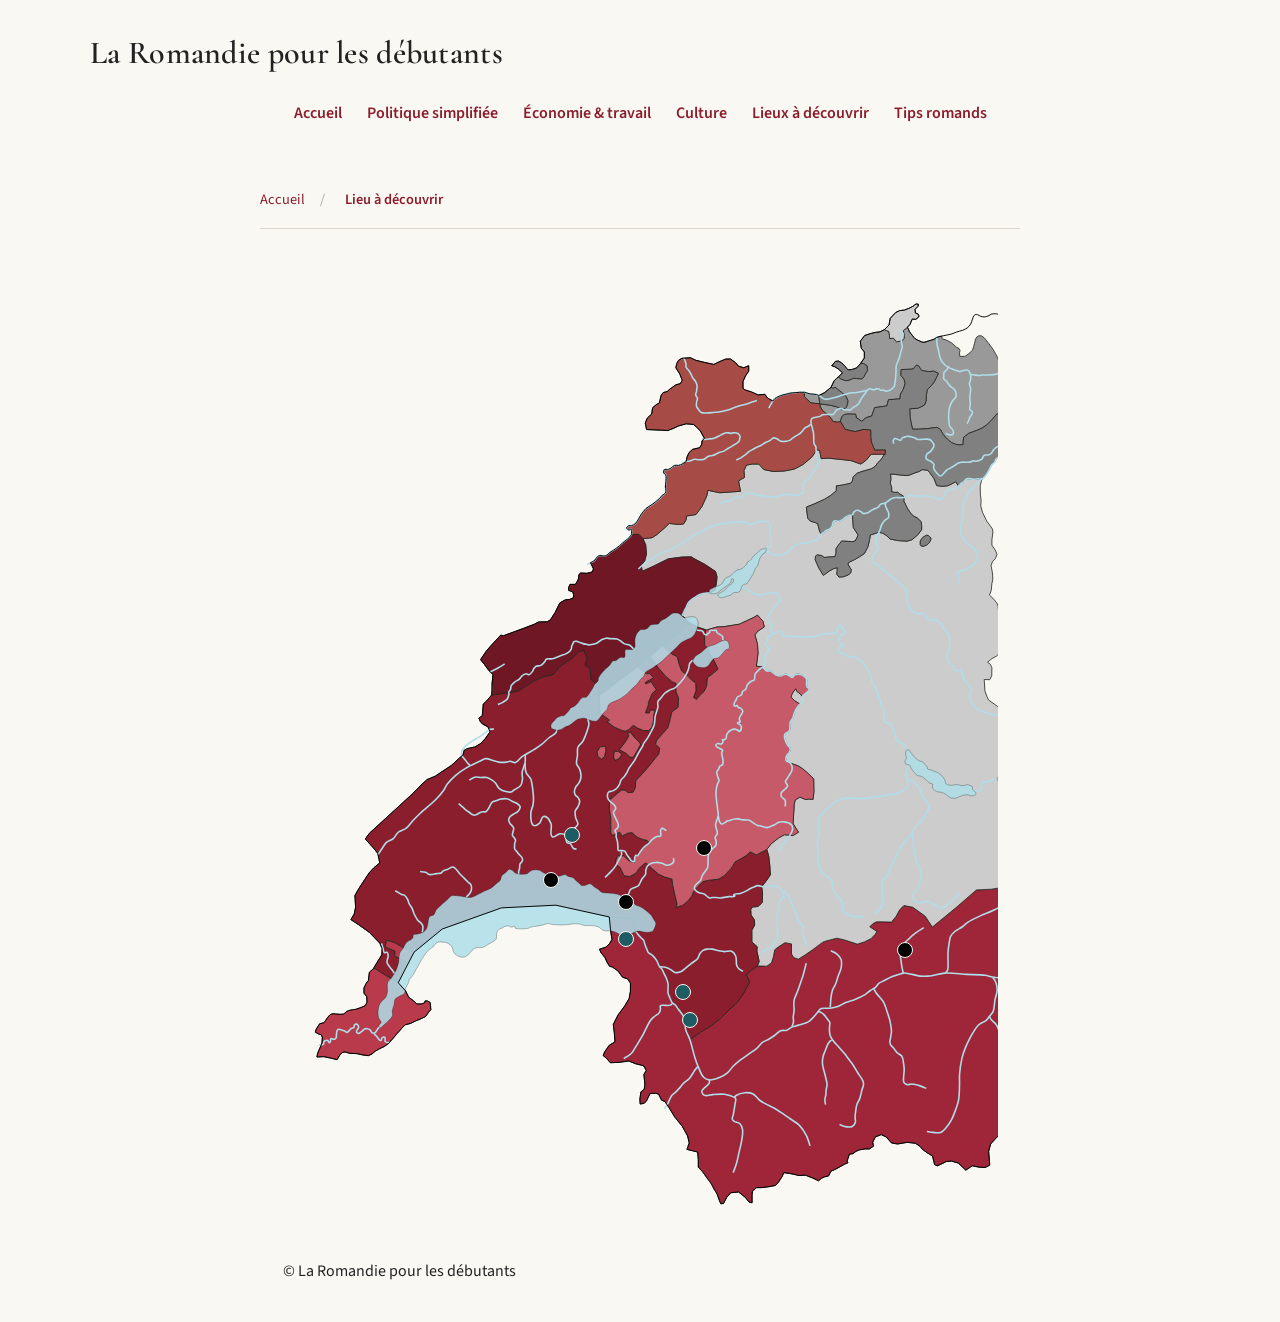
<file: pages/Lieux-à-ne-pas-manquer.html>
<!DOCTYPE html>
<html lang="fr">

<head>
    <meta charset="UTF-8">
    <meta name="viewport" content="width=device-width, initial-scale=1.0">
    <title>La Romandie pour les débutants</title>
<link rel="preconnect" href="https://fonts.googleapis.com">
<link rel="preconnect" href="https://fonts.gstatic.com" crossorigin>

<link href="https://fonts.googleapis.com/css2?family=Cormorant+Garamond:wght@500;600;700&family=Source+Sans+3:wght@400;500;600;700&display=swap" rel="stylesheet">

<link rel="stylesheet" href="../css/style.css">
</head>

<body>

<header>

    <div class="header-top">

        <h1>La Romandie pour les débutants</h1>

    </div>

    <nav class="menu">

     <a href="../index.html">Accueil</a>


    <div class="dropdown">

        <a href="#">Politique simplifiée</a>

        <div class="dropdown-content">

            <a href="systeme-politique.html">Article - Le système politique suisse</a>
            <a href="referendum.html">Vidéo - Référendum</a>
            <a href="initiative-populaire.html">Vidéo - Initiative populaire</a>
            <a href="quizz-commune.html">Quiz - Communal, cantonal ou fédéral ?</a>
            <a href="interview-assurance-invalidité.html">Interview - Assurance invalidité</a>

        </div>

    </div>


    <div class="dropdown">

        <a href="#">Économie & travail</a>

        <div class="dropdown-content">

            <a href="article-veritable-richesse-suisse-romande.html">Article - La véritable richesse de la Suisse romande</a>
            <a href="video-rendre-lor-aux-juifs.html">Vidéo - Rendre l'or aux juifs</a>

        </div>

    </div>


    <div class="dropdown">

        <a href="#">Culture</a>

        <div class="dropdown-content">

            <a href="interview-industrie-theatre.html">Interview - La Manufacture, une école haute en créativité</a>
            <a href="article-montreux-jazz-festival.html">Article - Montreux Jazz Festival</a>

        </div>

    </div>


    <div class="dropdown">

        <a href="Lieux-à-ne-pas-manquer.html">Lieux à découvrir</a>

    </div>


    <div class="dropdown">

        <a href="#">Tips romands</a>

        <div class="dropdown-content">

            <a href="Top 10.html">Top - Top 10 des aliments incontournables en Romandie</a>
            <a href="Dictionnaire.html">Dictionnaire - Lexique de secours pour se faire comprendre en terre romande</a>

        </div>

    </div>


</nav>

</header>

<main>

    <nav class="fil-ariane">

        <a href="../index.html">Accueil</a>

        <span>/</span>

        <span class="page-actuelle">Lieu à découvrir</span>

    </nav>


<section class="carte-romandie">

<div class="carte">

    <img src="../images/carte-suisse-interractive.svg" alt="Carte de la Suisse romande">

    <button class="point ville" id="lausanne" aria-label="Lausanne"></button>

  <div class="info-lieu cachee" id="info-lausanne">

    <button class="fermer" aria-label="Fermer">×</button>

    <!-- EN-TÊTE : DRAPEAU + NOM -->
    <div class="lieu-header">

        <img src="../images/Carte virtuelle/armoirie de Lausanne.png" alt="Drapeau de Lausanne">
        <h3>Lausanne</h3>
        </div>


    <!-- PHOTO PRINCIPALE -->
    <div class="photo-principale">

        <img src="../images/Carte virtuelle/Lausanne-vrai.jpeg" alt="Lausanne">
        <h3>Capitale Olympique</h3>
    </div>


    <!-- PHRASE EXPLICATIVE -->
    <p class="description-lieu">
       Les premières traces d'hommes à Lausanne remontent environ au VIe siècle avant J.-C. Depuis ce temps, Lausanne s'est développée jusqu'à devenir la quatrième ville du pays en nombre d'habitants, juste après Zurich, Genève et Bâle. De ce fait, elle est la deuxième ville la plus peuplée de Suisse romande. La grande particularité de Lausanne est le nombre d'institutions internationales liées au sport qu'elle abrite entre ses murs. Depuis 1915, s'y trouve le siège du Comité international olympique (CIO). Mais on peut aussi retrouver une cinquantaine de fédérations et d'organisations sportives internationales et nationales comme l'Agence mondiale antidopage (AMA). L'épithète de Capitale olympique lui a été attribuée en 1993.
    </p>


    <!-- ACTIVITÉ 1 -->
    <div class="activite">
        <h3><strong>Activités</strong></h3>
        <h4><strong>Musée olympique</strong></h4>

        <p>
           Le musée olympique, situé sur les hauteurs du quai d'Ouchy au bord du Léman, a ouvert ses portes le 23 juin 1993 à Lausanne. La thématique des Jeux olympiques va y être abordée, en passant de ses origines à l'esprit du sport, jusqu'à la vie quotidienne d'un sportif olympique.
        </p>

        <img src="../images/Carte virtuelle/alimentarium.jpg" alt="Photo de l'activité">

       <table class="tableau-tarifs">
    <thead>
        <tr>
            <th>Tarif</th>
            <th>Prix</th>
        </tr>
    </thead>

    <tbody>
        <tr>
            <td>Adulte (dès 16 ans)</td>
            <td>CHF 20.-</td>
        </tr>
        <tr>
            <td>Enfant (jusqu'à 15 ans)</td>
            <td>Gratuit</td>
        </tr>
        <tr>
            <td>Réduit (étudiant/AVS)</td>
            <td>CHF 14.-</td>
        </tr>
        <tr>
            <td>Groupes à partir de 10 personnes</td>
            <td>CHF 14.-</td>
        </tr>
        <tr>
            <td>Carte Raiffeisen Young member plus</td>
            <td>Gratuit</td>
        </tr>
    </tbody>
</table>

        <p class="avis">
            <strong>Mon avis :</strong><br>Je trouve ce musée particulièrement attractif par la manière diversifiée qu'il a d'aborder sa thématique. Les visiteurs n'ont pas le temps de s'ennuyer car l'information nous est transmise de manières très variées. Tout au long de la visite, nous sommes guidés par des vidéos, des audios explicatifs, des costumes ou encore des frises chronologiques. De plus, le dernier étage nous permet de clôturer le musée en beauté avec une partie jeu sur la thématique des Jeux olympiques.
        </p>
        <strong>Pour plus d'informations :</strong>
        <a href="https://www.olympics.com/museum/fr/visiter" target="_blank">
        https://www.olympics.com/museum/fr/visiter
        </a>
    </div>


    <!-- ACTIVITÉ 2 -->
    <div class="activite">

        <h4><strong>Le théâtre de Vidy</strong></h4>

        <p>
            L'infrastructure de Vidy a été construite sous le nom initial de ''Théâtre de l'Expo'' en 1964 dans le cadre de l'Exposition nationale par Max Bill. Ce théâtre compte quatre salles connues sous les noms de Charles Apothéloz (430 places), La Passerelle (98 places), René Gonzalez (150 places) et Le Pavillon (250 places). Mais un des emplacements principaux de Vidy reste le foyer connu sous le nom de La Kantina. C'est un espace modulable qui permet d'accueillir différents types de manifestations. Ce centre multiculturel propose de nombreux spectacles qui peuvent prendre la forme de pièces de théâtre, de démonstrations de danse ou encore de performances artistiques.
        </p>

        <img src="../images/Carte virtuelle/théâtre de vidy.jpg" alt="Photo de l'activité">

        <p class="tarif">
            <strong>Tarif :</strong> Les prix varient de 15.–* | 20.– | 25.– | 30.– | 40.– | 50.– CHF
            *Moins de 26 ans/Carte Culture

        </p>

        <p class="avis">
            <strong>Mon avis :</strong><br> Le complexe de Vidy propose des évènements très polyvalents. La programmation variée permet d'amener tous types de spectacles en terre romande. Je trouve aussi que les tarifs pour les moins de 26 ans peuvent être très attractifs selon le spectacle et peuvent permettre d'économiser sur un billet de type standard. De plus, le fait que l'infrastructure de Vidy soit au bord du lac apporte un petit bonus.
        </p>
        <strong>Pour plus d'informations:</strong>
        <a href="https://www.vidy.ch/fr/" target="_blank">https://www.vidy.ch/fr/</a>
    </div>


    <!-- ACTIVITÉ 3 -->
    <div class="activite">

        <h4><strong>Pulloff Théâtre</strong></h4>

        <p>
           Le Pulloff Théâtre, par son emplacement dans les anciens magasins de la ville, permet une vraie évasion de Lausanne. Certes moins connu que l'infrastructure de Vidy, ce lieu permet aux compagnies de théâtre indépendantes de se produire sur scène.
        </p>

        <img src="../images/Carte virtuelle/Le pulloff théâtre.jpg" alt="Photo de l'activité">

        <table class="tableau-tarifs">
    <thead>
        <tr>
            <th>Tarif</th>
            <th>Prix</th>
        </tr>
    </thead>

    <tbody>
        <tr>
            <td>Adulte</td>
            <td>CHF 35.-</td>
        </tr>
        <tr>
            <td>AVS, étudiants, chômeurs</td>
            <td>CHF 27.-</td>
        </tr>
        <tr>
          <td>*Prix réduit pour les Pro, Cultissime, Pass Culture, Caritas</td>
        </tr>
    </tbody>
</table>

        <p class="avis">
            <strong>Mon avis :</strong><br> J'ai connu le Pulloff Théâtre sur un coup de chance. Nous voulions instaurer avec un ami la tradition d'aller au théâtre ensemble au moins une fois par mois afin de nous ouvrir un peu plus au monde de la culture. Je me souviens que, débutante que j'étais encore dans le monde culturel, j'avais juste tapé sur un moteur de recherche ''pièce de théâtre en Suisse''. Je suis assez vite tombée sur une annonce promouvant une pièce d'Antigone. Adorant cette figure mythique, il ne m'en fallut pas plus pour réserver deux places pour mon ami et moi. C'est de cette manière que je me suis retrouvée dans cette petite salle de 50 places à l'ambiance intimiste. À la fin de la représentation, ma première envie a été de revenir. Une action que j'ai réitérée à de nombreuses reprises.
        </p>
        <strong>Pour plus d'informations </strong>
        <a href="https://www.pullofftheatre.ch/" target="_blank">https://www.pullofftheatre.ch/</a>
    </div>


    <!-- FUN FACT -->
    <div class="fun-fact">

        <h4>Fun fact</h4>

        <p>
           Lausanne est principalement connue pour ses montées et descentes abruptes. Cela n’a rien d’étonnant car la ville prend fondation sur trois collines. Si vous avez peur de ces pentes dénivelées, ne vous inquiétez pas car vous pourrez toujours vous servir d'une vingtaine d'ascenseurs éparpillés un peu partout dans la ville comme raccourcis.
        </p>

    </div>

</div>

    <button class="point ville" id="vevey" aria-label="Vevey"></button>
    <div class="info-lieu cachee" id="info-vevey">

    <button class="fermer" aria-label="Fermer">×</button>

    <!-- EN-TÊTE : DRAPEAU + NOM -->
    <div class="lieu-header">

        <img src="../images/Carte virtuelle/armoirie de vevey.jpg" alt="Drapeau de Vevey">

        <h3>Vevey</h3>

    </div>


    <!-- PHOTO PRINCIPALE -->
    <div class="photo-principale">

        <img src="../images/Carte virtuelle/vevey.jpg" alt="Vevey">
        <h3>Ville d'image</h3>
    </div>


    <!-- PHRASE EXPLICATIVE -->
    <p class="description-lieu">
       Le concept de Ville d'Image commence à apparaître en 1998 pour mettre en avant l'industrie de la photographie qui occupe une place importante à Vevey. En effet, on peut y retrouver de multiples entreprises et institutions liées à l'image et à la communication, que ce soit sur le plan culturel ou économique. Par exemple, le Centre d'Enseignement Professionnel de Vevey (CEPV) offre différentes formations en photographie et en communication visuelle. La ville comporte aussi de nombreux musées abordant la thématique de la photographie comme le Musée suisse de l'appareil photographique qui retrace l'histoire et les pratiques de la photographie de ses origines à la révolution numérique.
    </p>


    <!-- ACTIVITÉ 1 -->
    <div class="activite">
        <h3><strong>Activités</strong></h3>
        <h4>Alimentarium</h4>

        <p>
            L'Alimentarium est plus qu'un simple musée sur l'alimentation. Il amène ses visiteurs à avoir des réflexions sur le système alimentaire en lien tant avec l'environnement qu'avec la santé planétaire. Le musée se prolonge avec un potager qui comporte une trentaine de variétés et une partie cuisine où plusieurs activités en lien avec l'art culinaire sont proposées au public. L'Alimentarium comporte aussi un espace junior avec des ateliers de cuisine adaptés aux enfants.
        </p>

        <img src="../images/Carte virtuelle/alimentarium.jpg" alt="Photo de l'activité">

        <table class="tableau-tarifs">
    <thead>
        <tr>
            <th>Tarif</th>
            <th>Prix</th>
        </tr>
    </thead>

    <tbody>
        <tr>
            <td>Adulte</td>
            <td>CHF 15.-</td>
        </tr>
        <tr>
            <td>Tarif réduit</td>
            <td>CHF 6.-</td>
        </tr>
        <tr>
            <td>Enfant (de 6 à 15 ans)</td>
            <td>CHF 14.-</td>
        </tr>
        <tr>
            <td>Enfant (jusqu'à 5 ans)</td>
            <td>Gratuit</td>
        </tr>
        <tr>
            <td>Carte Raiffeisen Young member plus</td>
            <td>Gratuit</td>
        </tr>
    </tbody>
</table>
        <p class="avis">
            <strong>Mon avis :</strong><br> Lors de mon enfance, j'ai assisté à plusieurs ateliers de cuisine de l'espace junior et, d'après les bons souvenirs que j'ai pu garder, je recommande cette expérience. Attention, il faut s'inscrire au préalable avant l'activité. Quant au musée, il est varié et convient vraiment à tous les âges. Il manie avec brio les différents types de supports mis à disposition des visiteurs, au point qu'il est impossible de s'ennuyer au cours de la visite. La dernière fois que je m'y suis rendue avec ma meilleure amie, les 2h30 de notre visite nous ont donné l'impression que cela ne faisait qu'une heure que nous avions commencé notre visite.
        </p>
        <strong>Pour plus d'informations:</strong>
        <a href="https://www.alimentarium.org/fr" target="_blank">https://www.alimentarium.org/fr</a>
    </div>


    <!-- ACTIVITÉ 2 -->
    <div class="activite">

        <h4>Musée Charlie Chaplin</h4>

        <p>
            Le domaine a ouvert ses portes le 17 avril 2016, le jour suivant le 127e anniversaire de la naissance de ce dernier. C'est le seul musée dans le monde à être dédié à cet illustre personnage ainsi qu'à ses œuvres et à sa famille. Il prend la forme d'un parcours d'environ 2h30 à faire en famille ou entre amis.
        </p>

        <img src="../images/Carte virtuelle/Musée Charlie Chaplin.jpg" alt="Photo de l'activité">

        <table class="tableau-tarifs">
    <thead>
        <tr>
            <th>Catégorie</th>
            <th>Ticket daté individuel</th>
            <th>Tickets à date libre</th>
        </tr>
    </thead>

    <tbody>
        <tr>
            <td>Adulte (dès 16 ans)</td>
            <td>CHF 26.-</td>
            <td>CHF 30.-</td>
        </tr>
        <tr>
            <td>Jeune (de 6 à 15 ans)</td>
            <td>CHF 19.-</td>
            <td>CHF 22.-</td>
        </tr>
        <tr>
            <td>Senior (dès 60 ans) à</td>
            <td>-</td>
            <td>CHF 29.-</td>
        </tr>
         <tr>
            <td>Étudiant</td>
            <td>-</td>
            <td>CHF 25.-</td>
        </tr>
    </tbody>
</table>
        <p class="avis">
            <strong>Mon avis :</strong><br> Le point fort du musée reste indéniablement sa grandeur. Il se visite autant à l'intérieur de ses murs qu'à l'extérieur. Si vous avez la chance d'aller le visiter un jour de beau temps, vous pourrez profiter d'une balade sur les sentiers qui bordent le magnifique jardin de la demeure Chaplin. Je trouve que le musée permet une mise en abyme totale, autant dans l'univers de Charlie Chaplin que dans la vie de Charles Spencer Chaplin, rendue possible en partie grâce aux innombrables extraits de films et d'archives projetés tout au long de la visite.
        </p>
        <strong>Pour plus d'informations:</strong>
        <a href="https://www.chaplinmuseum.com/fr" target="_blank">https://www.chaplinmuseum.com/fr</a>
    </div>


    <!-- ACTIVITÉ 3 -->
    <div class="activite">

        <h4>Le National</h4>

        <p>
         Le National prend la forme d'un restaurant-bar idéalement situé à côté de la place du marché et au bord du lac. C'est un lieu agréable avec une terrasse qui nous donne le sentiment de quitter la ville. Je vous le recommande pour passer un chaleureux repas avec une carte de choix proposant de nombreuses alternatives pour différents régimes alimentaires ou juste pour prendre un verre. Le choix des boissons, qu'elles soient chaudes ou froides, bénéficie aussi d'une carte variée.
        </p>

        <img src="../images/Carte virtuelle/Le nationale.jpg" alt="Photo de l'activité">
        <strong>Pour plus d'informations:</strong>
        <a href="https://www.lenational.ch/" target="_blank">https://www.lenational.ch/</a>

    </div>


    <!-- FUN FACT -->
    <div class="fun-fact">

        <h4>Fun fact</h4>

        <p>
           Dans le lac Léman se trouve une fourchette en acier inoxydable de 8 mètres de haut. Cette œuvre d'art a été installée en face de l'Alimentarium en l'honneur des 10 ans du musée. Si vous observez attentivement, vous apercevrez des poils à son sommet !
        </p>

    </div>

</div>
    <button class="point ville" id="gruyeres" aria-label="Gruyère"></button>
    <div class="info-lieu cachee" id="info-gruyeres">

    <button class="fermer" aria-label="Fermer">×</button>

    <!-- EN-TÊTE : DRAPEAU + NOM -->
    <div class="lieu-header">

        <img src="../images/Carte virtuelle/drapeau ville de gruyère.jpg" alt="Drapeau de Lausanne">
        <h3>Gruyère</h3>

    </div>

    <!-- PHOTO PRINCIPALE -->
    <div class="photo-principale">

        <img src="../images/Carte virtuelle/Gruyère.jpg" alt="Gruyères">
        <h3>Une ville médiévale</h3>
    </div>


    <!-- PHRASE EXPLICATIVE -->
    <p class="description-lieu">
       Juchée sur sa colline, Gruyère fut connue en 1195 pour être une ville de marché se développant sous le pouvoir du comte Rodolphe Ier de Gruyère. De nos jours, cette commune dispose encore d'un remarquable patrimoine médiéval. Quand on se promène dans ses ruelles, on ne peut qu'être happé par le décor historique qu'elles nous offrent avec ses bâtiments pittoresques qui ont survécu à travers les âges. Depuis 2016, le village fait partie de l'association ''Les plus beaux villages de Suisse'' et obtient en 2021 le label Meilleurs villages touristiques de l'Organisation mondiale du tourisme (OMT).
    </p>


    <!-- ACTIVITÉ 1 -->
    <div class="activite">
        <h3><strong>Activités</strong></h3>
        <h4>Le musée Giger</h4>

        <p>
            L'histoire du musée commence à l'occasion du 50ème anniversaire de Giger. En l'honneur de cet évènement, il organisa une exposition au château de Gruyère nommée ''Alien dans ses meubles''. Giger tomba sous le charme de cette ville et décida d'acheter le château Saint-Germain dans le but d'en faire un musée au vu de l'immense succès que fut sa dernière exposition à Gruyère. L'inauguration du musée se déroula le 21 juin 1998. Les visiteurs peuvent retrouver les œuvres de Giger allant du début des années 1960 jusqu'à maintenant.

        </p>

        <img src="../images/Carte virtuelle/musée Giger.jpg" alt="Photo de l'activité">

        <table class="tableau-tarifs">
    <thead>
        <tr>
            <th>Catégorie</th>
            <th>Ticket individuel</th>
            <th>Ticket de groupe</th>
        </tr>
    </thead>

    <tbody>
        <tr>
            <td>Adulte</td>
            <td>CHF 12.50</td>
            <td>CHF 8.50</td>
        </tr>
        <tr>
            <td>AVS/Étudiant/Militaire</td>
            <td>CHF 8.50</td>
            <td>CHF 7.50</td>
        </tr>
        <tr>
            <td>Enfant</td>
            <td>CHF 4.-</td>
            <td>CHF 3.-</td>
        </tr>
        <tr>
            <td>Carte Raiffeisen Young member plus</td>
            <td>Gratuit</td>
            <td>Gratuit</td>
        </tr>
    </tbody>
</table> 
        </p>

        <p class="avis">
            <strong>Mon avis :</strong><br> Je trouve que le musée nous garantit une expérience immersive dans les œuvres d'arts de Giger. A travers celle-ci se démène un combat intérieur du visiteur pour essayer d'entrer tant bien que mal dans le psyché de cet illustre artiste. L'atmosphère du musée nous coupe de l'ambiance tradition du village nous donnant l'impression de vivre une expérience hors du temps. <br> 
            <strong>Attention certaines œuvres peuvent choquer la sensibilité des plus jeunes.</strong>
        </p>
        <strong>Pour plus d'informations:</strong>
        <a href="https://www.hrgiger.com/" target="_blank">https://www.hrgiger.com/</a>
    </div>


    <!-- ACTIVITÉ 2 -->
    <div class="activite">

        <h4>Le château de Gruyère</h4>

        <p>
            Le château de Gruyère fait office de véritable emblème historique dans la région. La première fois qu'il est mentionné est dans des archives remontant à 1244. A cette époque, l'édifice était la résidence officielle d'une famille noble, les comtes de Gruyère. Le château a été bâti selon le modèle du carré savoyard qui a été développé par la famille des savoie dans un but militaire. L'édifice est protégé par une enceinte presque carré. Mais en 1554 à cause de problèmes d'argent, le château fut confisqué par les principaux créanciers, Berne et Fribourg.
        </p>

        <img src="../images/Carte virtuelle/châteaud de gruyère.jpg" alt="Photo de l'activité">

        <table class="tableau-tarifs">
    <thead>
        <tr>
            <th>Tarif</th>
            <th>Prix</th>
        </tr>
    </thead>

    <tbody>
        <tr>
            <td>Adulte</td>
            <td>CHF 13.-</td>
        </tr>
        <tr>
            <td>AVS/Étudiant</td>
            <td>CHF 9.-</td>
        </tr>
        <tr>
            <td>Groupe (dès 15 entrées ‘’adulte’’)</td>
            <td>CHF 9.-</td>
        </tr>
        <tr>
            <td>Enfant (de 6 à 15 ans)</td>
            <td>CHF 5.-</td>
        </tr>
        <tr>
            <td>Moins de 6 ans</td>
            <td>Gratuit</td>
        </tr>
         <tr>
            <td>Forfait Famille (deux adultes et un à trois enfants)</td>
            <td>CHF 29.-</td>
        </tr>
        <tr>
            <td>Passeport Musées suisses/ Membres plus Raiffeisen/AMS/ICOM</td>
            <td>Gratuit</td>
        </tr>
        <tr>
            <td>Ami.e du Château</td>
            <td>Gratuit</td>
        </tr>
    </tbody>
</table>

        <p class="avis">
            <strong>Mon avis :</strong><br>Dans ce château vivait la belle Luce qui était la femme la plus magnifique de la région. Cette légende est une des raisons pour lesquelles je porte le prénom que j'ai actuellement. D'ailleurs, le surnom que mon père me donnait était Luce. De ce fait, je pense ressentir une attache toute particulière avec ce lieux. J'y le visite depuis ma tendre enfance et je n'ai jamais été déçu. Chaque visite me fait replonger dans son univers médiéval comme si c'était la première fois que je le découvrais.
        </p>
        <strong>Pour plus d'informations:</strong>
        <a href="https://www.chateau-gruyeres.ch/fr" target="_blank">https://www.chateau-gruyeres.ch/fr</a>

    </div>

    <!-- FUN FACT -->
    <div class="fun-fact">

        <h4>Fun fact</h4>

        <p>
            On a tendance à confondre le gruyère et l'emmental. Mais il y a une technique très simple pour les différencier. Le gruyère n'est pas troué alors que l'emmental possède des trous.
        </p>

    </div>

</div>

    <button class="point ville" id="loeche" aria-label="Loèche-les-Bains"></button>
    <div class="info-lieu cachee" id="info-loeche">

    <button class="fermer" aria-label="Fermer">×</button>

    <!-- EN-TÊTE : DRAPEAU + NOM -->
    <div class="lieu-header">

        <img src="../images/Carte virtuelle/drapeau leukerbad.png" alt="Drapeau de Lausanne">
        <h3>Loèche-les-Bains</h3>

    </div>


    <!-- PHOTO PRINCIPALE -->
    <div class="photo-principale">

        <img src="../images/Carte virtuelle/Loèche les bain.jpg" alt="Leukerbad">
        <h3>Le cœur de la sources des alpes</h3>
    </div>


    <!-- PHRASE EXPLICATIVE -->
    <p class="description-lieu">
       Cette commune qui prend place dans la très rare partie germanophone de la Suisse romande est connue pour ses sources thermales. Bien que les premières traces de Loèche-les-Bains remontent au IIe siècle après J.-C., il faudra attendre 1478 pour voir apparaître les premières traces de bains thermaux. De plus, c'est à cette époque que les premières auberges ouvrent leurs portes. De nos jours, Loèche-les-Bains est une destination très appréciée des touristes, perchée à 1'411 mètres dans le sud-ouest du canton du Valais. Ce lieu est idéal pour des vacances ou un simple week-end d'escapade tout au long de l'année grâce à son large choix d'activités, passant de la simple sortie au ski à un après-midi détente au spa.
    </p>


    <!-- ACTIVITÉ 1 -->
    <div class="activite">
        <h3><strong>Activités</strong></h3>
        <h4>Sentiers des sources thermales</h4>

        <p>
            <strong>Difficulté facile</strong> <br>
           Le sentier des sources thermales est un parcours d'environ une heure qui se déroule le long d'un sentier d'une longueur d'environ 600 mètres et suspendu à une hauteur minimale de quatre mètres au-dessus d'un torrent. Ce parcours offre la chance à ses promeneurs de pouvoir franchir un pont suspendu long de 21 mètres qui débouche face à une cascade de 35 mètres de haut. Il permet de partir à la découverte du monde fascinant de l'eau thermale et de comprendre le chemin qu'elle peut parcourir pour arriver dans nos grands bains chauds. Les visiteurs peuvent même entrer en contact direct avec cette fameuse eau chaude en la puisant directement depuis une source avec un petit treuil.
        </p>

        <img src="../images/Carte virtuelle/sentier des sources.jpg" alt="Photo de l'activité">

        <p class="avis">
            <strong>Mon avis :</strong><br> C'est un endroit qui me tient particulièrement à cœur car il fait partie de mes premiers souvenirs de promenade que j'ai effectués avec ma famille. Je pense qu'il ne se passe pas un été depuis mon plus jeune âge où je n'ai pas parcouru ce sentier. Je le recommande fortement pour la beauté de ses paysages et les bons souvenirs qu'il vous laissera. C'est une balade qui plaira aux plus jeunes comme aux plus âgés.
        </p>
        <strong>Pour plus d'informations:</strong>
        <a href="https://leukerbad.ch/fr/tour/parcours-des-sources-thermales-57926104" target="_blank">https://leukerbad.ch/fr/tour/parcours-des-sources-thermales-57926104</a>

    </div>


    <!-- ACTIVITÉ 2 -->
    <div class="activite">

        <h4>Les échelles d'Albinen</h4>

        <p>
            <strong>Difficulté moyenne</strong> <br>
           Ce sentier pédestre s'est construit sur la plus ancienne via ferrata de Suisse, qui datait de 1781. Ce passage était l'unique route commerciale située entre les villages d'Albinen et de Loèche-les-Bains. Les échelles, au nombre de huit, mènent les promeneurs directement au pied du téléphérique de Flachen-Torrentalp. Les promeneurs peuvent continuer leur petit tour jusqu'à Albinen, qui est un village authentique valaisan.
        </p>

        <img src="../images/Carte virtuelle/Les échelles d'Albinen.jpg" alt="Photo de l'activité">

        <p class="avis">
            <strong>Mon avis :</strong><br>C'est moi qui ai fait découvrir ce sentier à ma famille et la manière dont je l'ai découvert mérite d'être racontée. Je ne me souviens plus exactement de l'âge que j'avais au moment des faits mais je me rappelle que c'était au cours d'une promenade avec mon cavalier king Charles. Cela faisait déjà bien 20 minutes que j'avais commencé la balade et, pour une raison obscure, je ne voulais pas rebrousser chemin. Même lorsque je suis arrivée devant un panneau mettant en garde que le reste du parcours devait être emprunté par des promeneurs avertis et ne souffrant pas de vertige, je n'ai pas songé à m'arrêter alors que j'étais toujours accompagnée de mon chien. Aussi absurde et dangereux que cela puisse paraître, mon inconscience enfantine m'a poussée à emprunter les deux premières échelles avec mon pauvre canidé sous le bras. D'ailleurs, à la fin de la seconde échelle, les promeneurs ont la chance d'arriver dans une sorte de grotte creusée dans les parois de la montagne où se situe un banc qui permet de profiter pleinement de la vue qui s'offre à eux. Évidemment que je ne suis pas allée plus loin avec mon chien mais, par contre, je me suis empressée de retourner à mon logement afin de pouvoir expliquer ma découverte à mes parents. Le lendemain, nous effectuions cette randonnée en famille.<br>
           <strong>Attention, marche vraiment déconseillée si vous souffrez de vertige.</strong>
        </p>
        <strong>Pour plus d'informations:</strong>
        <a href="https://leukerbad.ch/fr/tour/sur-les-echelles-d-albinen-de-leukerbad-a-albinen-28448853" target="_blank">https://leukerbad.ch/fr/tour/sur-les-echelles-d-albinen-de-leukerbad-a-albinen-28448853</a>
    </div>


    <!-- ACTIVITÉ 3 -->
    <div class="activite">

        <h4>Le chemin du col de la Gemmi</h4>

        <p>
            <strong>Difficulté difficile</strong> <br>
           Le sentier du col de la Gemmi prend son départ dans les hauteurs de Loèche-les-Bains. Ce chemin vous fera arpenter le flanc d'une falaise et vous offrira une vue spectaculaire sur Loèche-les-Bains et les sommets qui l'entourent. Cette marche de deux heures vous mènera sur un itinéraire creusé dans la roche il y a des siècles, permettant de vivre une expérience hors du temps entre nuages et montagnes à celui qui osera l'emprunter. Le parcours prend fin à la station de télécabine de la Gemmi.
        </p>

        <img src="../images/Carte virtuelle/sentier de la gemmi.jpg" alt="Photo de l'activité">

        <p class="avis">
            <strong>Mon avis :</strong><br> Je trouve personnellement cette marche très difficile autant pour la montée que pour la descente. Un des meilleurs conseils que je peux vous donner si vous voulez l'effectuer est de partir tôt le matin avant que le soleil ne soit trop haut dans le ciel, car les dernières montées vous seront fort désagréables sous une forte chaleur. Mais malgré la difficulté, la vue panoramique vaut les efforts fournis.
        </p>
        <strong>Pour plus d'informations:</strong>
        <a href="https://leukerbad.ch/fr/tour/col-de-la-gemmi-28448854" target="_blank">https://leukerbad.ch/fr/tour/col-de-la-gemmi-28448854</a>
    </div>


    <!-- FUN FACT -->
    <div class="fun-fact">

        <h4>Fun fact</h4>

        <p>
           Loèche-les-Bains dispose du plus grand complexe thermal en Europe. Mais ce n'est pas le seul record que détient cette petite commune car elle possède aussi le plus grand centre de bien-être avec le Lindner Alpentherme qui propose plus de 240 prestations. Ce centre possède ses propres bassins autant extérieurs qu'intérieurs mais il a aussi son propre village valaisan de saunas.
        </p>

    </div>

</div>

<!-- POINT -->
<button class="point animation" id="villars-tiercelin" aria-label="Parcours handicaps et nature du Jorat"></button>


<!-- BANNIÈRE -->
<div class="info-lieu cachee" id="info-villars-tiercelin">

    <button class="fermer" aria-label="Fermer">×</button>


    <!-- EN-TÊTE : DRAPEAU + NOM -->
    <div class="lieu-header">

        <img src="../images/Canton/Drapeau Vaud.png" alt="Drapeau">

        <h3>Villars-Tiercelin</h3>

    </div>


    <!-- PHOTO PRINCIPALE -->
    <div class="photo-principale">

        <img src="../images/Carte virtuelle/Parcours handicap et nature.jpg" alt="Photo du lieu">

    </div>


    <!-- PHRASE EXPLICATIVE -->
    <p class="description-lieu">

       Le parcours handicap a un seul objectif qui est de prioriser l'accessibilité aux chaises roulantes. Tout dans ce parcours a été conçu et monté afin de permettre l'accès aux personnes handicapées. Tout au long du sentier, des aires de pique-nique ont été aménagées afin de permettre aux promeneurs de faire une pause boisson ou même de manger. Il y a aussi de multiples sorties aménagées qui permettent de réduire le parcours. Des observatoires ainsi que des exercices équipés spécialement pour les personnes handicapées ont aussi été installés au cours du sentier.
    </p>

    <!-- PETIT PLUS -->
    <div class="Petit Plus">

        <h4>Petit Plus</h4>

        <p>
           Le projet parcours handicap est né d'une idée de Michel Graz qui est le chef d'exploitation des ateliers de la Fondation vaudoise de probation (FVP). De ce fait, ce projet prend une symbolique forte qui est très justement résumée avec cette citation : ''La privation de liberté au service de la privation de mobilité''. Mais ce sentier, en plus d'être ludique et de servir une bonne cause, est aussi écologique. En effet, ce parcours a été fabriqué à partir de chênes qui devaient être abattus pour garantir la pérennité de la forêt. Il est aussi démontable et remontable en fonction des besoins forestiers.
        </p>

    </div>


    <!-- LIEN -->
    <strong>Pour plus d'informations :</strong>

    <a href="https://handicapnature.ch/" target="_blank">
        https://handicapnature.ch/
    </a>

</div>

<!-- POINT -->
<button class="point animation" id="parc-aigle" aria-label="Parc Aventure"></button>


<!-- BANNIÈRE -->
<div class="info-lieu cachee" id="info-parc-aigle">

    <button class="fermer" aria-label="Fermer">×</button>


    <!-- EN-TÊTE : DRAPEAU + NOM -->
    <div class="lieu-header">

        <img src="../images/Canton/Drapeau Vaud.png" alt="Drapeau">

        <h3>Aigle</h3>

    </div>


    <!-- PHOTO PRINCIPALE -->
    <div class="photo-principale">

        <img src="../images/Carte virtuelle/parcours accrobranche.jpg" alt="Photo du lieu">

    </div>


    <!-- PHRASE EXPLICATIVE -->
    <p class="description-lieu">

      Le parcours aventure d'Aigle, par ses nombreux parcours, promet une expérience pleine d'aventure pour tous les âges. Ce complexe propose quatre parcours kids (4-7 ans) et huit parcours aventuriers (8 ans et +) qui, en tout, font un total de 206 mini-jeux suspendus dans les airs et 30 tyroliennes.<br>
      Pour les grands amateurs de sensations fortes, vous pourrez peut-être être tentés par la big tyro de 250 mètres de longueur suspendue à 40 mètres de hauteur ou encore par le quick jump qui vous permettra d'atterrir en douceur sur le sol après un saut de 10 mètres. 

    </p>


    <!-- INFORMATIONS / TARIF -->
    
    <table class="tableau-tarifs">
    <thead>
        <tr>
            <th>Tarif</th>
            <th>Prix</th>
        </tr>
    </thead>

    <tbody>
        <tr>
            <td>Kids (de 4 à 7 ans)</td>
            <td>CHF 17.-</td>
        </tr>
        <tr>
            <td>Enfant (de 8 à 11 ans)</td>
            <td>CHF 28.-</td>
        </tr>
        <tr>
            <td>Adolescent (de 12 à 15 ans)</td>
            <td>CHF 32.-</td>
        </tr>
        <tr>
            <td>Apprenti/Étudiant</td>
            <td>CHF 37.-</td>
        </tr>
        <tr>
            <td>Adulte</td>
            <td>CHF 42.-</td>
        </tr>
        <tr>
            <td>Accompagnant au sol</td>
            <td>Gratuit</td>
        </tr>
    </tbody>
</table>

    <!-- PETIT PLUS -->
    <div class="Petit Plus">

        <h4>Petit Plus</h4>

        <p>
           Si vous voulez essayer la piste noire avant d'entamer le trajet, réfléchissez bien car c'est un parcours très difficile et exigeant à caractère athlétique. En effet, sa complexité est principalement causée par sa longueur et son manque d'échappatoires. Une fois engagé, il vous sera difficile de faire demi-tour, surtout quand on se retrouve perché sur une plateforme accrochée à une hauteur pouvant atteindre les 20 mètres.
        </p>

    </div>


    <!-- LIEN -->
    <strong>Pour plus d'informations :</strong>

    <a href="https://parc-aventure.ch/aigle/" target="_blank">
        https://parc-aventure.ch/aigle/
    </a>

</div>

<!-- POINT -->
<button class="point animation" id="mine-bex" aria-label="Mine de sel de Bex"></button>


<!-- BANNIÈRE -->
<div class="info-lieu cachee" id="info-mine-bex">

    <button class="fermer" aria-label="Fermer">×</button>


    <!-- EN-TÊTE : DRAPEAU + NOM -->
    <div class="lieu-header">

        <img src="../images/Canton/Drapeau Vaud.png" alt="Drapeau">

        <h3>Bex</h3>

    </div>


    <!-- PHOTO PRINCIPALE -->
    <div class="photo-principale">

        <img src="../images/Carte virtuelle/Mine de sel Bex.jpg" alt="Photo du lieu">

    </div>


    <!-- PHRASE EXPLICATIVE -->
    <p class="description-lieu">
    La visite des mines de sel de Bex, qui peut se faire à partir de 4 ans, dure environ 2 heures. Pour commencer à vous immerger dans cet univers si particulier, le parcours commence par une introduction qui vous met face aux débuts de la mine. Puis, les visiteurs ont la chance de pouvoir continuer la visite à bord d'un ancien train minier. C'est à ce moment que le véritable trajet à travers la mine commence.<br>
    Les mines de sel de Bex méritent le détour par leur authenticité et leur conservation à travers les époques. Actuellement, elles sont les dernières mines à être encore en activité en Suisse.<br>
    Par contre, pensez à vous habiller assez chaudement si vous cédez à la tentation de les visiter car il fait 18 degrés toute l'année dans la mine.

    </p>


    <!-- INFORMATIONS / TARIF -->
    <table class="tableau-tarifs">
    <thead>
        <tr>
            <th>Tarif</th>
            <th>Prix</th>
        </tr>
    </thead>

    <tbody>
        <tr>
            <td>Adulte (dès 16 ans)</td>
            <td>CHF 26.-</td>
        </tr>
        <tr>
            <td>Enfant (de 6 à 15 ans)</td>
            <td>CHF 13.-</td>
        </tr>
        <tr>
            <td>Enfant (jusqu'à 6 ans)</td>
            <td>Gratuit</td>
        </tr>
        <tr>
            <td>Groupes à parti</td>
            <td>CHF 14.-</td>
        </tr>
        <tr>
            <td>Carte Raiffeisen Young member plus</td>
            <td>Gratuit</td>
        </tr>
    </tbody>
</table>  
    <!-- PETIT PLUS -->
    <div class="Petit Plus">

        <h4>Petit Plus</h4>

        <p>
        Les mines de sel ont été découvertes par hasard au XVe siècle. Un jour, un berger remarqua que son troupeau buvait toujours à la même source. Intrigué, il décida de goûter l'eau pour savoir ce qui la rendait aussi spéciale et il se rendit compte qu'elle était salée. À partir de cet épisode, les sources d'eau salée furent alors exploitées. Il faudra attendre 1684 pour que l'exploitation des mines commence avec le creusement de la première galerie.
        </p>

    </div>


    <!-- LIEN -->
    <strong>Pour plus d'informations :</strong>

    <a href="https://salina-helvetica.ch/fr" target="_blank">
        https://salina-helvetica.ch/fr
    </a>

</div>

<!-- POINT -->
<button class="point animation" id="aquaparc" aria-label="Aquaparc"></button>


<!-- BANNIÈRE -->
<div class="info-lieu cachee" id="info-aquaparc">

    <button class="fermer" aria-label="Fermer">×</button>


    <!-- EN-TÊTE : DRAPEAU + NOM -->
    <div class="lieu-header">

        <img src="../images/Canton/Drapeau Vaud.png" alt="Drapeau">

        <h3>Port-Valais</h3>

    </div>


    <!-- PHOTO PRINCIPALE -->
    <div class="photo-principale">

        <img src="../images/Carte virtuelle/aquapark.jpg" alt="Photo du lieu">

    </div>


    <!-- PHRASE EXPLICATIVE -->
    <p class="description-lieu">
    Aquaparc est un parc aquatique se situant au bord du lac Léman dans le canton du Valais. Il a été conçu afin de pouvoir plaire au plus grand nombre comme aux plus petits. Vous pourrez profiter de la piscine à vagues ou encore de la rivière artificielle et ceux qui veulent profiter d'un peu de détente pourront profiter du jacuzzi réservé uniquement aux adultes. Les plus courageux auront la possibilité de s'essayer à affronter les multiples toboggans présents dans le centre aquatique comme :<br>
    <strong>Fantastico:</strong> Cette attraction prend la forme d'un toboggan géant qui permettra à vos plus jeunes de se familiariser avec la sensation de glisse.<br>
    <strong>Black Hole :</strong> Ce toboggan de 177 mètres promet une descente dans le noir total ne vous laissant pas un moment de répit grâce à sa succession de virages.<br>
    <strong>Jungle twist :</strong> Pour cette nouvelle aventure, plongez-vous au cœur de la jungle mais préparez-vous à encaisser plus de 2G d'accélération au cours de sa descente.<br>
    Lors de beaux jours, le parc se prolonge aussi à l'extérieur avec un coin repos et de multiples autres surprises pour prolonger vos aventures.
    </p>


    <!-- INFORMATIONS / TARIF -->
  <table class="tableau-tarifs">
    <thead>
        <tr>
            <th>Catégorie</th>
            <th>Journée</th>
            <th>4 heures</th>
        </tr>
    </thead>

    <tbody>
        <tr>
            <td>Adulte (dès 14 ans)</td>
            <td>CHF 49.-</td>
            <td>CHF 39.-</td>
        </tr>
        <tr>
            <td>Enfant (de 6 à 13 ans)</td>
            <td>CHF 39.-</td>
            <td>CHF 35.-</td>
        </tr>
        <tr>
            <td>Tout petit (de 3 à 5 ans)</td>
            <td>CHF 19.-</td>
            <td>CHF 15.-</td>
        </tr>
    </tbody>
</table>
    <!-- PETIT PLUS -->
    <div class="Petit Plus">

        <h4>Petit Plus</h4>

        <p>
            Pour les véritables amateurs de sensations fortes, Aquaparc a fait construire le Booster Loop. Cette attraction fait atteindre aux courageux qui osent l'emprunter une vitesse de pointe de 85 km/h et leur fait ressentir 3,6 G d'accélération. Il ne dure en tout qu'environ 8 secondes que les visiteurs qui l'ont emprunté ne sont pas près d'oublier. Le Booster Loop n'est pas inclus dans le billet d'entrée car il faut remplir certaines conditions pour le descendre. Par exemple, il faut peser entre 45 kg et 100 kg et ne pas souffrir de problèmes cardiaques.
        </p>

    </div>


    <!-- LIEN -->
    <strong>Pour plus d'informations :</strong>

    <a href="https://www.aquaparc.ch/" target="_blank">
        https://www.aquaparc.ch/
    </a>

</div>

<script>

const points = document.querySelectorAll(".point");

points.forEach(function(point) {

    const nomLieu = point.id;
    const info = document.getElementById("info-" + nomLieu);

    point.onclick = function() {

        info.classList.remove("cachee");

    };

});


const boutonsFermer = document.querySelectorAll(".fermer");

boutonsFermer.forEach(function(bouton) {

    bouton.onclick = function() {

        bouton.parentElement.classList.add("cachee");

    };

});

</script>
<footer>

    <p>© La Romandie pour les débutants</p>

</footer>

</body>
</html>
</file>
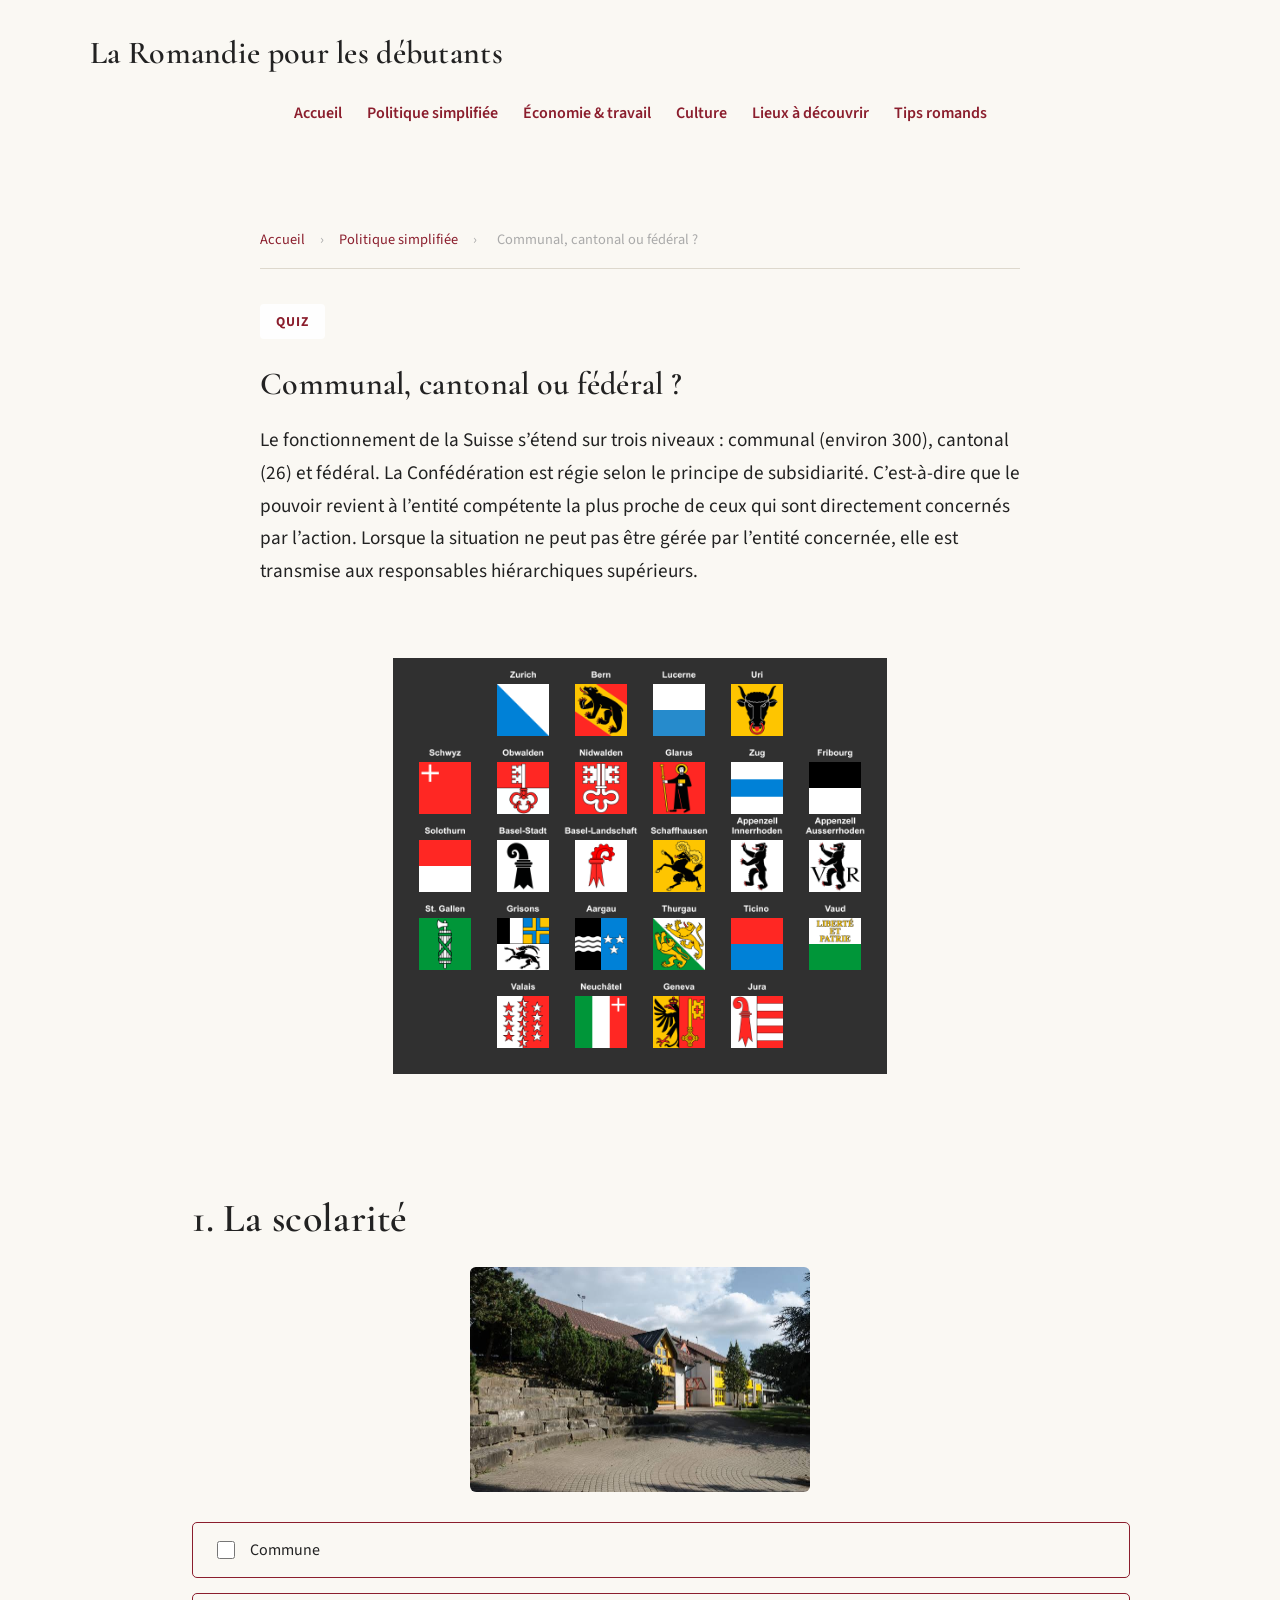
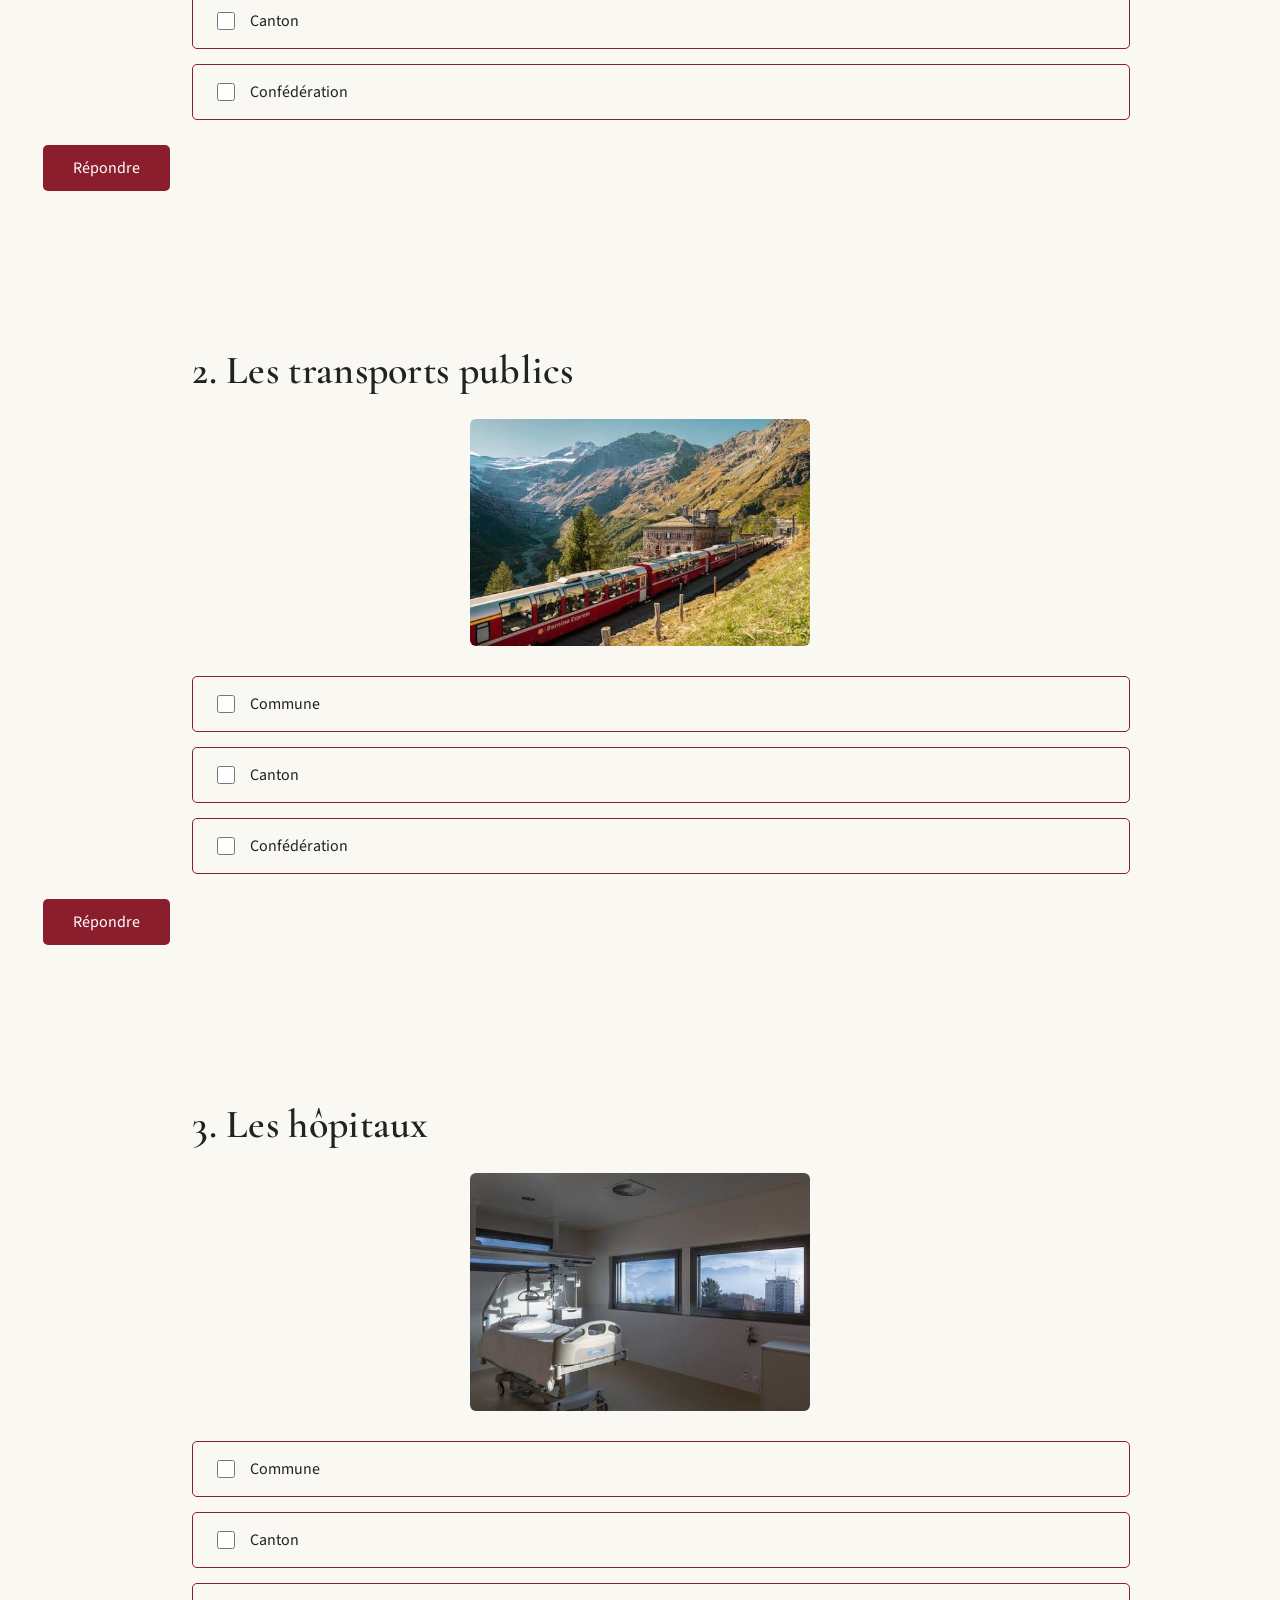
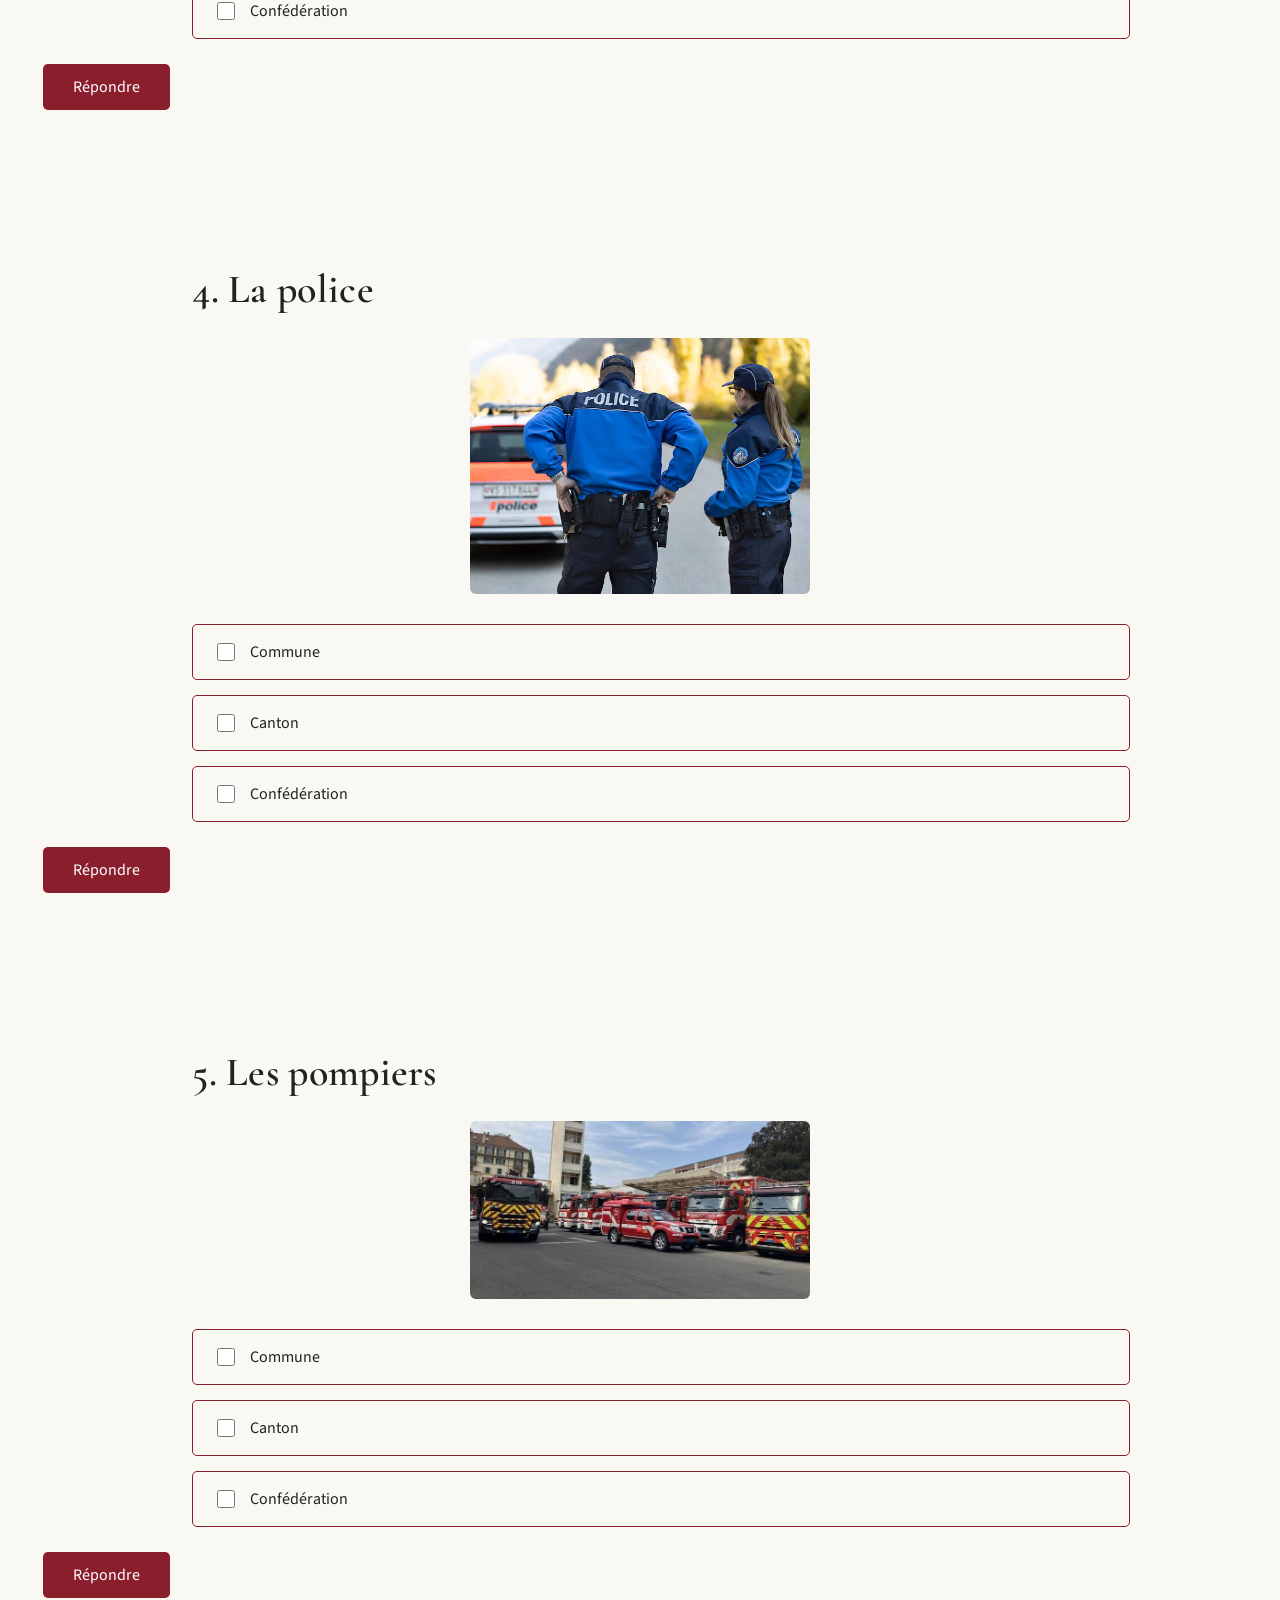
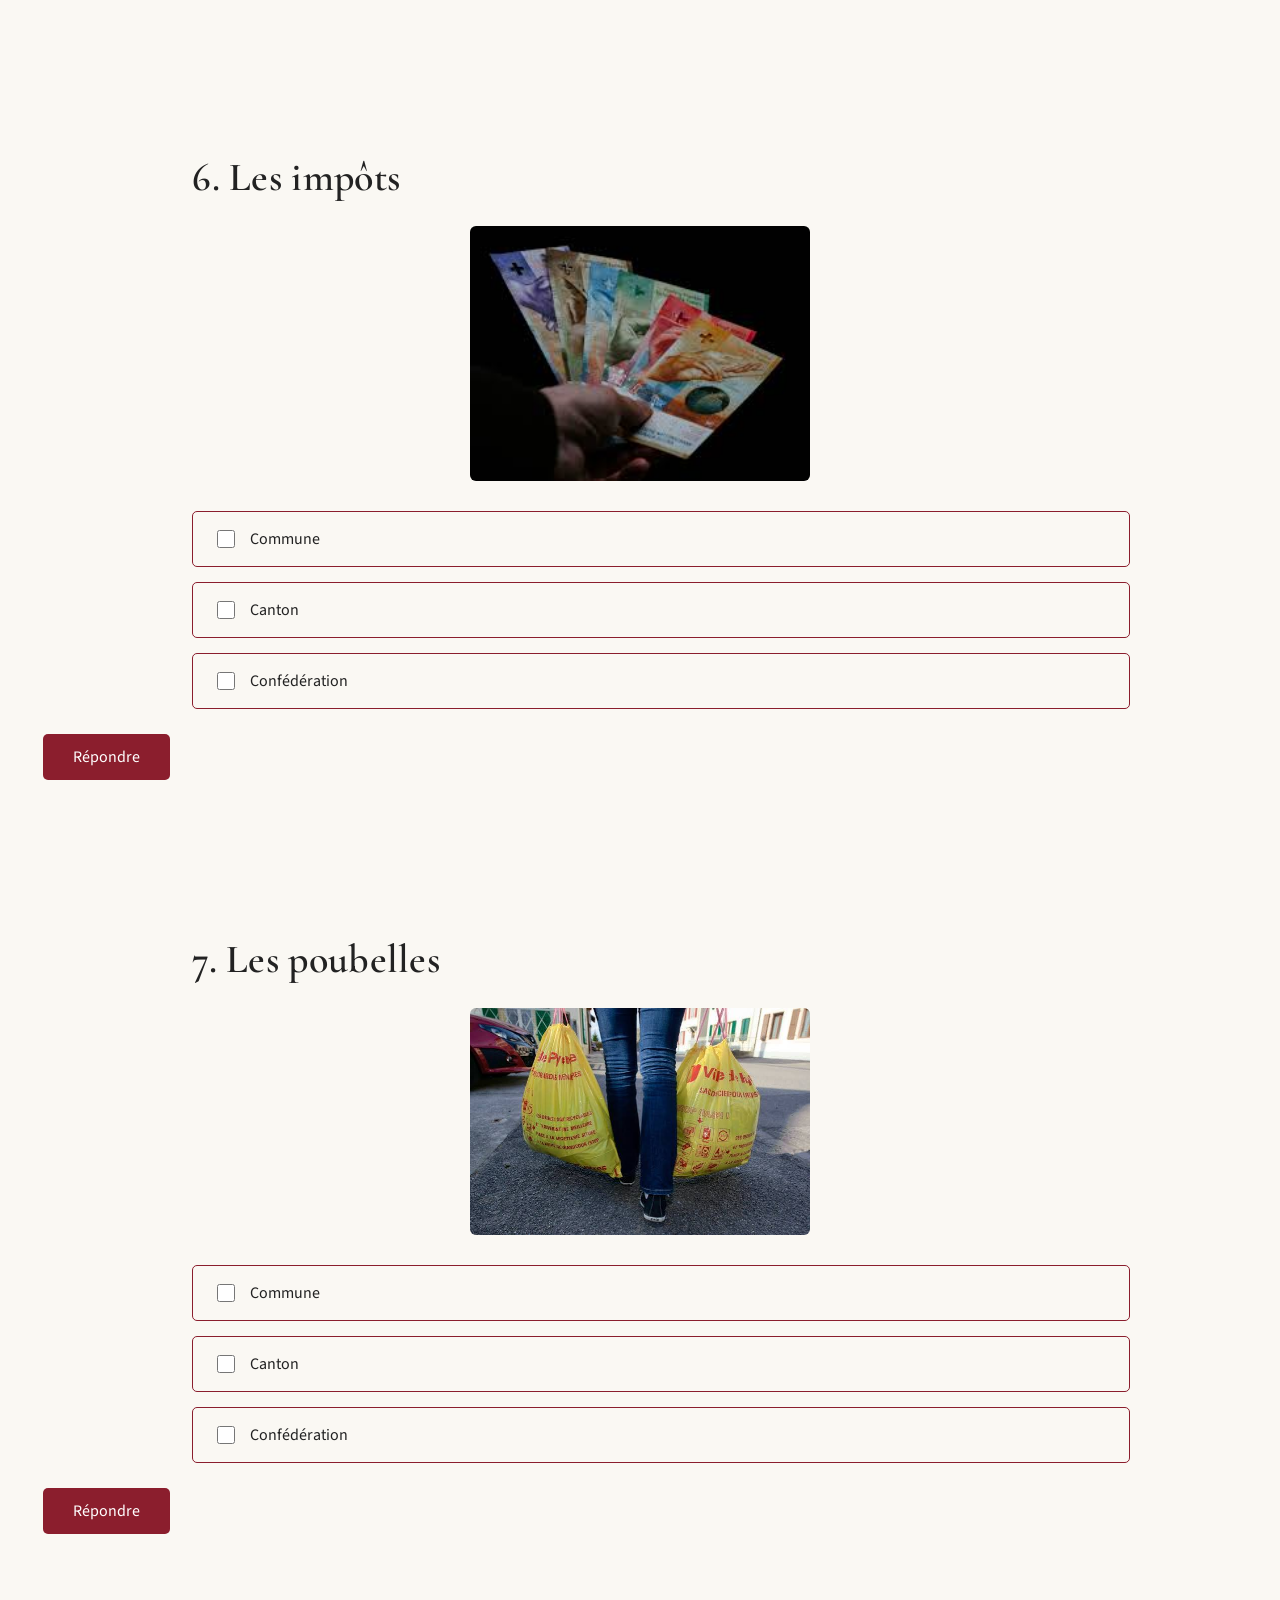
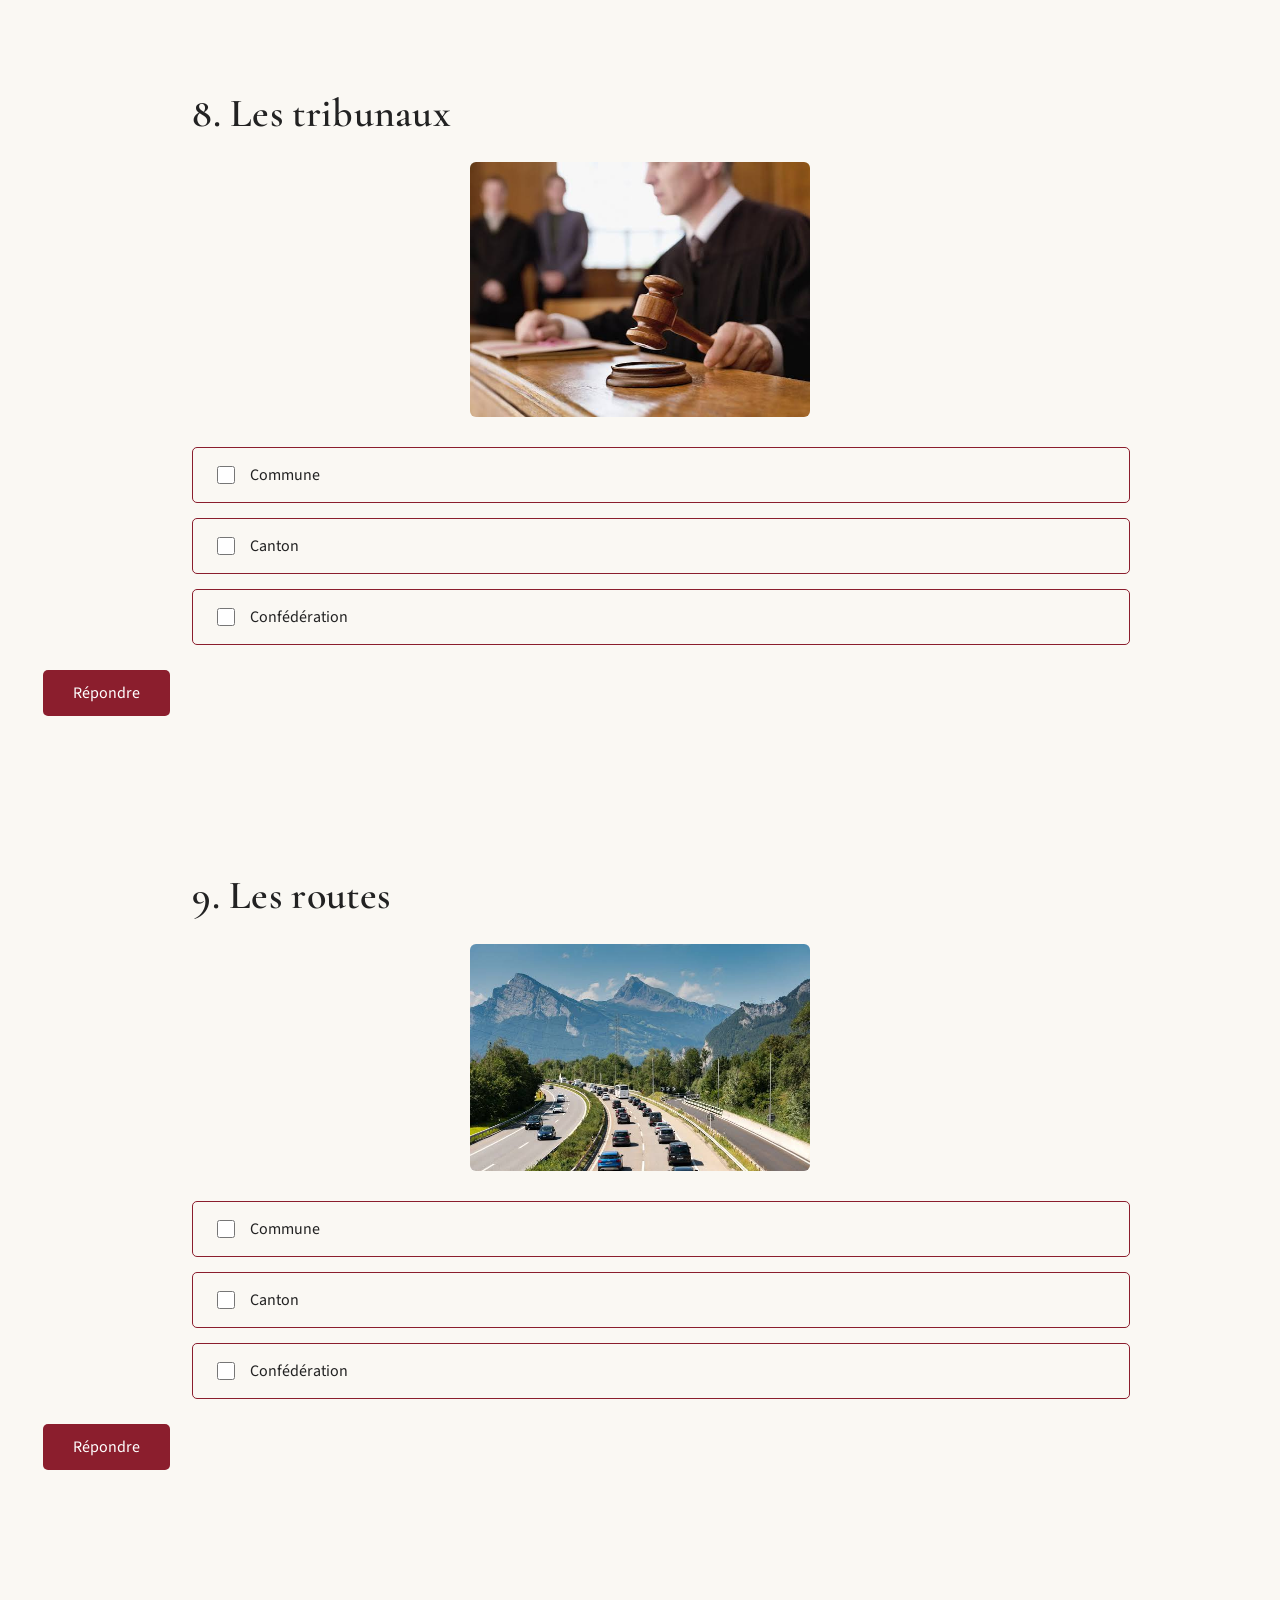
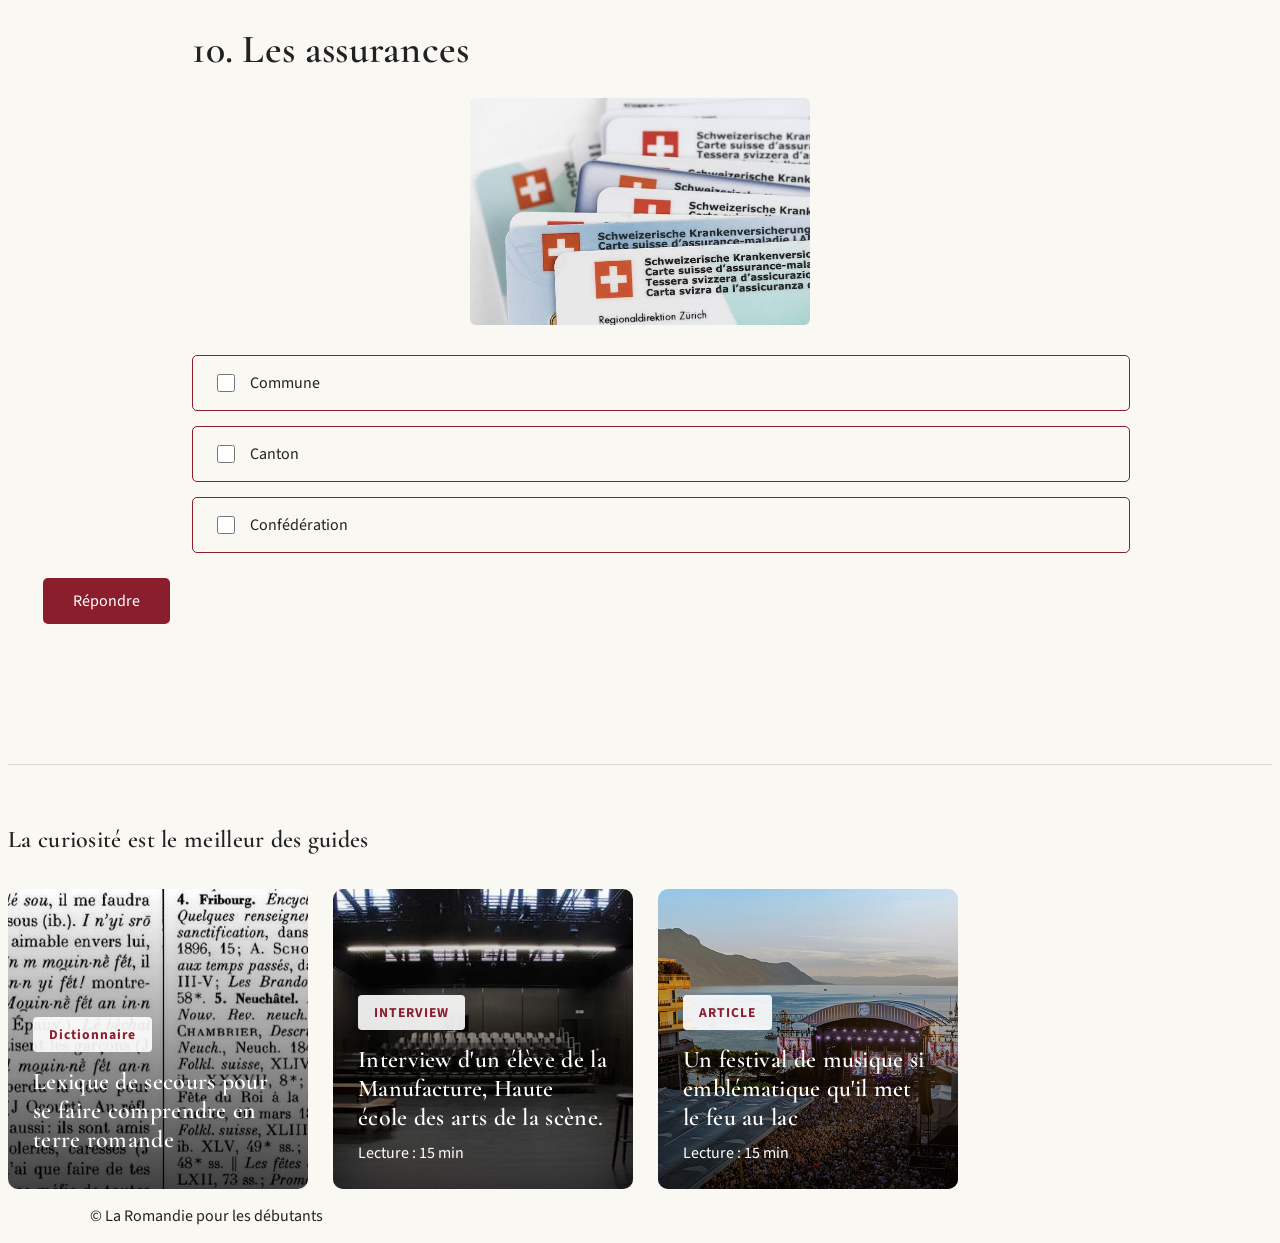
<file: pages/quizz-commune.html>
<!DOCTYPE html>
<html lang="fr">

<head>
    <meta charset="UTF-8">
    <meta name="viewport" content="width=device-width, initial-scale=1.0">
    <title>La Romandie pour les débutants</title>
<link rel="preconnect" href="https://fonts.googleapis.com">
<link rel="preconnect" href="https://fonts.gstatic.com" crossorigin>

<link href="https://fonts.googleapis.com/css2?family=Cormorant+Garamond:wght@500;600;700&family=Source+Sans+3:wght@400;500;600;700&display=swap" rel="stylesheet">

<link rel="stylesheet" href="../css/style.css">
</head>

<body>

<header>

    <div class="header-top">

        <h1>La Romandie pour les débutants</h1>

    </div>

    <nav class="menu">

     <a href="../index.html">Accueil</a>


    <div class="dropdown">

        <a href="#">Politique simplifiée</a>

        <div class="dropdown-content">

            <a href="systeme-politique.html">Article - Le système politique suisse</a>
            <a href="referendum.html">Vidéo - Référendum</a>
            <a href="initiative-populaire.html">Vidéo - Initiative populaire</a>
            <a href="quizz-commune.html">Quiz - Communal, cantonal ou fédéral ?</a>
            <a href="interview-assurance-invalidité.html">Interview - Assurance invalidité</a>

        </div>

    </div>


    <div class="dropdown">

        <a href="#">Économie & travail</a>

        <div class="dropdown-content">

            <a href="article-veritable-richesse-suisse-romande.html">Article - La véritable richesse de la Suisse romande</a>
            <a href="video-rendre-lor-aux-juifs.html">Vidéo - Rendre l'or aux juifs</a>

        </div>

    </div>


    <div class="dropdown">

        <a href="#">Culture</a>

        <div class="dropdown-content">

            <a href="interview-industrie-theatre.html">Interview - La Manufacture, une école haute en créativité</a>
            <a href="article-montreux-jazz-festival.html">Article - Montreux Jazz Festival</a>

        </div>

    </div>


    <div class="dropdown">

        <a href="Lieux-à-ne-pas-manquer.html">Lieux à découvrir</a>

    </div>


    <div class="dropdown">

        <a href="#">Tips romands</a>

        <div class="dropdown-content">

            <a href="Top 10.html">Top - Top 10 des aliments incontournables en Romandie</a>
            <a href="Dictionnaire.html">Dictionnaire - Lexique de secours pour se faire comprendre en terre romande</a>

        </div>

    </div>


</nav>

</header>

<main class="quiz-page">

    <!-- Fil d'Ariane -->
    <div class="fil-ariane">
        <a href="../index.html">Accueil</a>
        <span>›</span>
        <a href="#">Politique simplifiée</a>
        <span>›</span>
        <span>Communal, cantonal ou fédéral ?</span>
    </div>

  <!-- Introduction -->
    <div class="badge-container">
    <span class="badge-media">QUIZ</span>
</div>

        <h1>Communal, cantonal ou fédéral ?</h1>

        <p class="phrase-intro">
          Le fonctionnement de la Suisse s’étend sur trois niveaux : communal (environ 300), cantonal (26) et fédéral. La Confédération est régie selon le principe de subsidiarité. C’est-à-dire que le pouvoir revient à l’entité compétente la plus proche de ceux qui sont directement concernés par l’action. Lorsque la situation ne peut pas être gérée par l’entité concernée, elle est transmise aux responsables hiérarchiques supérieurs.
        </p>

        <img
            src="../images/Quizz commune, canton et Confédération/image principale.jpeg"
            alt="Les trois niveaux politiques en Suisse"
            class="image-quiz"
        >

    </section>

</main>

<div class="question">

    <h2>  1. La scolarité</h2>

    <!-- Image de la question -->
    <img
        src="../images/Quizz commune, canton et Confédération/images.jpg"
        alt="Transports publics en Suisse"
        class="image-question"
    >

    <div class="choix-reponses">

        <label class="choix">
            <input type="checkbox" data-correct="false">
            <span>Commune</span>
        </label>

        <label class="choix">
            <input type="checkbox" data-correct="true">
            <span>Canton</span>
        </label>

        <label class="choix">
            <input type="checkbox" data-correct="false">
            <span>Confédération</span>
        </label>

    </div>

    <div class="boutons-quiz">
    <button class="bouton-repondre">Répondre</button>

    <button class="bouton-reset" title="Refaire la question">
        ↻
    </button>
</div>

    <div class="reponse-explication"
         data-explication="<p>Il y a 26 systèmes scolaires, un pour chaque canton. En 2011, un accord intercantonal est mis en place comme plan d'harmonisation concernant la scolarité obligatoire.</p>"
    >
    </div>

</div>

<div class="question">

    <h2> 2. Les transports publics</h2>

    <!-- Image de la question -->
    <img
        src="../images/Quizz commune, canton et Confédération/transport public.jpg"
        alt="Transports publics en Suisse"
        class="image-question"
    >

    <div class="choix-reponses">

        <label class="choix">
            <input type="checkbox" data-correct="false">
            <span>Commune</span>
        </label>

        <label class="choix">
            <input type="checkbox" data-correct="true">
            <span>Canton</span>
        </label>

        <label class="choix">
            <input type="checkbox" data-correct="true">
            <span>Confédération</span>
        </label>

    </div>

    <div class="boutons-quiz">
    <button class="bouton-repondre">Répondre</button>

    <button class="bouton-reset" title="Refaire la question">
        ↻
    </button>
</div>

    <div class="reponse-explication"
         data-explication="<p>Chaque canton a son propre service de transports publics.</p>
        <p>La Confédération suisse a aussi sa propre compagnie de transports publics, connue sous le nom de « Chemins de fer fédéraux » (CFF). Elle permet de gérer le trafic ferroviaire de manière centralisée.</p>"
    >
    </div>

</div>

<div class="question">

    <h2>  3. Les hôpitaux</h2>

    <!-- Image de la question -->
    <img
        src="../images/Quizz commune, canton et Confédération/hôpital.jpg"
        alt="Hôpitaux en Suisse"
        class="image-question"
    >

    <div class="choix-reponses">

        <label class="choix">
            <input type="checkbox" data-correct="false">
            <span>Commune</span>
        </label>

        <label class="choix">
            <input type="checkbox" data-correct="true">
            <span>Canton</span>
        </label>

        <label class="choix">
            <input type="checkbox" data-correct="false">
            <span>Confédération</span>
        </label>

    </div>

    <div class="boutons-quiz">
    <button class="bouton-repondre">Répondre</button>

    <button class="bouton-reset" title="Refaire la question">
        ↻
    </button>
</div>

    <div class="reponse-explication"
         data-explication="<p>La planification hospitalière est gérée par les cantons. Un débat met en avant le fait qu'ils doivent commencer à collaborer plus étroitement entre eux.</p>
        <p>Les communes peuvent posséder ou participer au financement de certains établissements.</p>
        <p>La Confédération peut aussi intervenir en ce qui concerne des questions de cadre légal.</p>"
    >
    </div>

</div>

<div class="question">

    <h2>  4. La police</h2>

    <!-- Image de la question -->
    <img
        src="../images/Quizz commune, canton et Confédération/Police.jpg"
        alt="Police en Suisse"
        class="image-question"
    >

    <div class="choix-reponses">

        <label class="choix">
            <input type="checkbox" data-correct="true">
            <span>Commune</span>
        </label>

        <label class="choix">
            <input type="checkbox" data-correct="true">
            <span>Canton</span>
        </label>

        <label class="choix">
            <input type="checkbox" data-correct="true">
            <span>Confédération</span>
        </label>

    </div>

    <div class="boutons-quiz">
    <button class="bouton-repondre">Répondre</button>

    <button class="bouton-reset" title="Refaire la question">
        ↻
    </button>
</div>

    <div class="reponse-explication"
         data-explication="<p>Certaines communes, environ 300, ont une police communale.</p>
        <p>Les cantons s'occupent du maintien de l'ordre et de la sécurité publique.</p>
        <p>La Confédération est aussi active dans son domaine en possédant un office fédéral de la police (Fedpol) et une police judiciaire fédérale (PJF).</p>"
    >
    </div>

</div>

<div class="question">
    <h2>  5. Les pompiers </h2>

    <!-- Image de la question -->
    <img
        src="../images/Quizz commune, canton et Confédération/Les pompiers.jpg"
        alt="Pompiers en Suisse"
        class="image-question"
    >

    <div class="choix-reponses">

        <label class="choix">
            <input type="checkbox" data-correct="false">
            <span>Commune</span>
        </label>

        <label class="choix">
            <input type="checkbox" data-correct="true">
            <span>Canton</span>
        </label>

        <label class="choix">
            <input type="checkbox" data-correct="false">
            <span>Confédération</span>
        </label>

    </div>

    <div class="boutons-quiz">
    <button class="bouton-repondre">Répondre</button>

    <button class="bouton-reset" title="Refaire la question">
        ↻
    </button>
</div>

    <div class="reponse-explication"
         data-explication="<p>Mais chaque canton reste sous les ordres de la coordination suisse des sapeurs-pompiers (CSSP) et de la fédération suisse des sapeurs-pompiers (FSSP).</p>"
    >
    </div>

</div>

<div class="question">
    <h2>  6. Les impôts</h2>

    <!-- Image de la question -->
    <img
        src="../images/Quizz commune, canton et Confédération/les impôts.jpg"
        alt="Impôts en Suisse"
        class="image-question"
    >

    <div class="choix-reponses">

        <label class="choix">
            <input type="checkbox" data-correct="true">
            <span>Commune</span>
        </label>

        <label class="choix">
            <input type="checkbox" data-correct="true">
            <span>Canton</span>
        </label>

        <label class="choix">
            <input type="checkbox" data-correct="true">
            <span>Confédération</span>
        </label>

    </div>

    <div class="boutons-quiz">
    <button class="bouton-repondre">Répondre</button>

    <button class="bouton-reset" title="Refaire la question">
        ↻
    </button>
</div>

    <div class="reponse-explication"
         data-explication="<p>Les communes dépendent des cantons et doivent avoir leur autorisation pour prélever des impôts.</p>
        <p>Les cantons ont une grande autonomie. Ils possèdent chacun leur propre loi fiscale et fixent l'impôt sur le revenu, sur la fortune et les entreprises.</p>
        <p>La Confédération a une compétence fiscale limitée. Les impôts prélevés doivent être autorisés par la Constitution comme l'impôt fédéral direct ou la taxe sur la valeur ajoutée (TVA).</p>"
    >
    </div>

</div>

<div class="question">
    <h2>  7. Les poubelles</h2>

    <!-- Image de la question -->
    <img
        src="../images/Quizz commune, canton et Confédération/sac poubelle.jpg"
        alt="Poubelles en Suisse"
        class="image-question"
    >

    <div class="choix-reponses">

        <label class="choix">
            <input type="checkbox" data-correct="true">
            <span>Commune</span>
        </label>

        <label class="choix">
            <input type="checkbox" data-correct="false">
            <span>Canton</span>
        </label>

        <label class="choix">
            <input type="checkbox" data-correct="false">
            <span>Confédération</span>
        </label>

    </div>

    <div class="boutons-quiz">
    <button class="bouton-repondre">Répondre</button>

    <button class="bouton-reset" title="Refaire la question">
        ↻
    </button>
</div>

    <div class="reponse-explication"
         data-explication="<p>Chaque commune dispose de son propre système de gestion des déchets. En général, les habitants doivent utiliser des sacs poubelles taxés, spécifiques à leur commune, ou coller une vignette officielle sur leur sac.</p>"
    >
    </div>

</div>

<div class="question">
    <h2>  8. Les tribunaux</h2>

    <!-- Image de la question -->
    <img
        src="../images/Quizz commune, canton et Confédération/tribunal.jpg"
        alt="Tribunaux en Suisse"
        class="image-question"
    >

    <div class="choix-reponses">

        <label class="choix">
            <input type="checkbox" data-correct="false">
            <span>Commune</span>
        </label>

        <label class="choix">
            <input type="checkbox" data-correct="true">
            <span>Canton</span>
        </label>

        <label class="choix">
            <input type="checkbox" data-correct="true">
            <span>Confédération</span>
        </label>

    </div>

    <div class="boutons-quiz">
    <button class="bouton-repondre">Répondre</button>

    <button class="bouton-reset" title="Refaire la question">
        ↻
    </button>
</div>

    <div class="reponse-explication"
         data-explication="<p>Les cantons créent et organisent les tribunaux.</p>
        <p>La Confédération a un pouvoir judiciaire plus large. Elle gère les procédures civiles, pénales et administratives.</p>"
    >
    </div>

</div>

<div class="question">
    <h2>  9. Les routes</h2>

    <!-- Image de la question -->
    <img
        src="../images/Quizz commune, canton et Confédération/autoroute.jpg"
        alt="Autoroute en Suisse"
        class="image-question"
    >

    <div class="choix-reponses">

        <label class="choix">
            <input type="checkbox" data-correct="true">
            <span>Commune</span>
        </label>

        <label class="choix">
            <input type="checkbox" data-correct="true">
            <span>Canton</span>
        </label>

        <label class="choix">
            <input type="checkbox" data-correct="true">
            <span>Confédération</span>
        </label>

    </div>

    <div class="boutons-quiz">
    <button class="bouton-repondre">Répondre</button>

    <button class="bouton-reset" title="Refaire la question">
        ↻
    </button>
</div>

    <div class="reponse-explication"
         data-explication="<p>Les communes possèdent des routes principales et secondaires. En général, elles permettent d’aller d’un bout à l’autre à l'autre d'un village/ville.</p>
         <p>Les cantons peuvent gérer des autoroutes, des routes nationales, des routes principales et secondaires.</p>
        <p>La Confédération est responsable  des autoroutes et des routes nationales. Pour pouvoir les emprunter, chaque usager doit disposer d’une vignette autoroutière, à coller sur son véhicule. C’est cette vignette qui distingue notamment les routes fédérales des routes cantonales. Son absence peut entraîner une amende de CHF 200.-</p>"
    >
    </div>

</div>

<div class="question">
    <h2>  10. Les assurances</h2>

    <!-- Image de la question -->
    <img
        src="../images/Quizz commune, canton et Confédération/assurance.jpg"
        alt="Autoroute en Suisse"
        class="image-question"
    >

    <div class="choix-reponses">

        <label class="choix">
            <input type="checkbox" data-correct="false">
            <span>Commune</span>
        </label>

        <label class="choix">
            <input type="checkbox" data-correct="true">
            <span>Canton</span>
        </label>

        <label class="choix">
            <input type="checkbox" data-correct="true">
            <span>Confédération</span>
        </label>

    </div>

    <div class="boutons-quiz">
    <button class="bouton-repondre">Répondre</button>

    <button class="bouton-reset" title="Refaire la question">
        ↻
    </button>
</div>

    <div class="reponse-explication"
         data-explication="<p>Les cantons ont des compétences dans certains domaines sociaux, notamment dans les assurance-maladie.</p>
        <p>La Confédération encadre les grandes assurances comme l'assurance-vieillesse et survivants  (AVS), l'assurance-invalidité (AI) ou encore l'assurance-chômage.</p>"
    >
    </div>

</div>
<script>

document.querySelectorAll(".bouton-repondre").forEach(function(bouton) {

    bouton.addEventListener("click", function() {

        const question = bouton.closest(".question");

        const cases = question.querySelectorAll(
            'input[type="checkbox"]'
        );

        const zoneExplication =
            question.querySelector(".reponse-explication");

        const explication =
            zoneExplication.dataset.explication;

        let selectionCorrecte = true;
        let auMoinsUneSelection = false;
        let bonnesReponses = [];

        cases.forEach(function(caseReponse) {

            const estCorrecte =
                caseReponse.dataset.correct === "true";

            if (caseReponse.checked) {
                auMoinsUneSelection = true;
            }

            /* Récupère le nom de la bonne réponse */
            if (estCorrecte) {
                bonnesReponses.push(
                    caseReponse.parentElement
                        .querySelector("span")
                        .textContent
                );
            }

            /*
            La sélection est fausse si :
            - une bonne réponse n'a pas été cochée
            - OU une mauvaise réponse a été cochée
            */
            if (caseReponse.checked !== estCorrecte) {
                selectionCorrecte = false;
            }

        });

        if (!auMoinsUneSelection) {

            zoneExplication.className =
                "reponse-explication";

            zoneExplication.innerHTML =
                "<p>Sélectionne au moins une réponse.</p>";

            return;
        }
// Si aucune réponse n'est cochée
if (!auMoinsUneSelection) {

    zoneExplication.className =
        "reponse-explication";

    zoneExplication.innerHTML =
        "<p>Sélectionne au moins une réponse.</p>";

    return;
}

// Affiche le bouton reset après avoir répondu
const boutonReset = question.querySelector(".bouton-reset");
boutonReset.style.display = "flex";

if (selectionCorrecte) {

    zoneExplication.className =
        "reponse-explication resultat-correct";

    zoneExplication.innerHTML = `
        <strong>
            ✓ Bonne réponse : ${bonnesReponses.join(" + ")}
        </strong>

        <p>${explication}</p>
    `;

} else {

    zoneExplication.className =
        "reponse-explication resultat-faux";

    zoneExplication.innerHTML = `
        <strong>
            ✕ Bonne réponse : ${bonnesReponses.join(" + ")}
        </strong>

        <p>${explication}</p>
    `;

}
        if (selectionCorrecte) {

            zoneExplication.className =
                "reponse-explication resultat-correct";

            zoneExplication.innerHTML = `
                <strong>
                    ✓ Bonne réponse : ${bonnesReponses.join(" + ")}
                </strong>

                <p>${explication}</p>
            `;

        } else {

            zoneExplication.className =
                "reponse-explication resultat-faux";

            zoneExplication.innerHTML = `
                <strong>
                    ✕ Bonne réponse : ${bonnesReponses.join(" + ")}
                </strong>

                <p>${explication}</p>
            `;

        }

    });

});

document.querySelectorAll(".bouton-reset").forEach(function(boutonReset) {

    boutonReset.addEventListener("click", function() {

        const question = boutonReset.closest(".question");
        const boutonReset = question.querySelector(".bouton-reset");
        boutonReset.style.display = "flex";

        const cases = question.querySelectorAll(
            'input[type="checkbox"]'
        );

        const zoneExplication =
            question.querySelector(".reponse-explication");

        // Décoche toutes les réponses
        cases.forEach(function(caseReponse) {
            caseReponse.checked = false;
        });

        // Efface la correction
        zoneExplication.innerHTML = "";

        // Retire les couleurs rouge / verte
        zoneExplication.classList.remove(
            "resultat-correct",
            "resultat-faux"
        );
        boutonReset.style.display = "none";
      

    });

});
document.querySelectorAll(".bouton-reset").forEach(function(boutonReset) {

    boutonReset.addEventListener("click", function() {

        const question = boutonReset.closest(".question");

        const cases = question.querySelectorAll(
            'input[type="checkbox"]'
        );

        const zoneExplication =
            question.querySelector(".reponse-explication");

        // Décoche toutes les cases
        cases.forEach(function(caseReponse) {
            caseReponse.checked = false;
        });

        // Efface la réponse et l'explication
        zoneExplication.innerHTML = "";

        // Enlève le rouge ou le vert
        zoneExplication.classList.remove(
            "resultat-correct",
            "resultat-faux"
        );

        // Cache à nouveau la flèche
        boutonReset.style.display = "none";

    });

});
</script>
</section>


<section class="suite-decouverte">

    <h2>La curiosité est le meilleur des guides</h2>
    
<!-- CONTENEUR QUI REGROUPE LES 3 CARRÉS -->
<div class="cartes-decouverte">


    <!-- CARRÉ 1 : INITIATIVE POPULAIRE -->
    <a href="Dictionnaire.html" class="carte-decouverte">

        <img src="../images/Dictionnaire/feuille glossaire.jpg"
             alt="Dictionnaire">

        <div class="overlay">

            <span class="badge-media">
                Dictionnaire
            </span>

            <h3>
                Lexique de secours pour se faire comprendre en terre romande
            </h3>

        </div>

    </a>


    <!-- CARRÉ 2 -->
    <a href="interview-industrie-theatre.html" class="carte-decouverte">

        <img src="../images/Interview/La manufacture.jpg"
             alt="La manufacture">

        <div class="overlay">

            <span class="badge-media">
                INTERVIEW
            </span>

            <h3>
            Interview d'un élève de la Manufacture, Haute école des arts de la scène.
            </h3>

            <p>
                Lecture : 15 min
            </p>

        </div>

    </a>


    <!-- CARRÉ 3 -->
    <a href="article-montreux-jazz-festival.html" class="carte-decouverte">

        <img src="../images/Article/Montreux-Jazz-Festival/Montreuz-Jazz-Festival.jpg"
             alt="Montreux Jazz Festival">

        <div class="overlay">

            <span class="badge-media">
                ARTICLE
            </span>

            <h3>
                Un festival de musique si emblématique qu'il met le feu au lac
            </h3>
            
            <p>
                Lecture : 15 min
            </p>

        </div>

    </a>


</div>

</section>

</main>

<footer>

    <p>© La Romandie pour les débutants</p>

</footer>

</body>

</html>
</file>
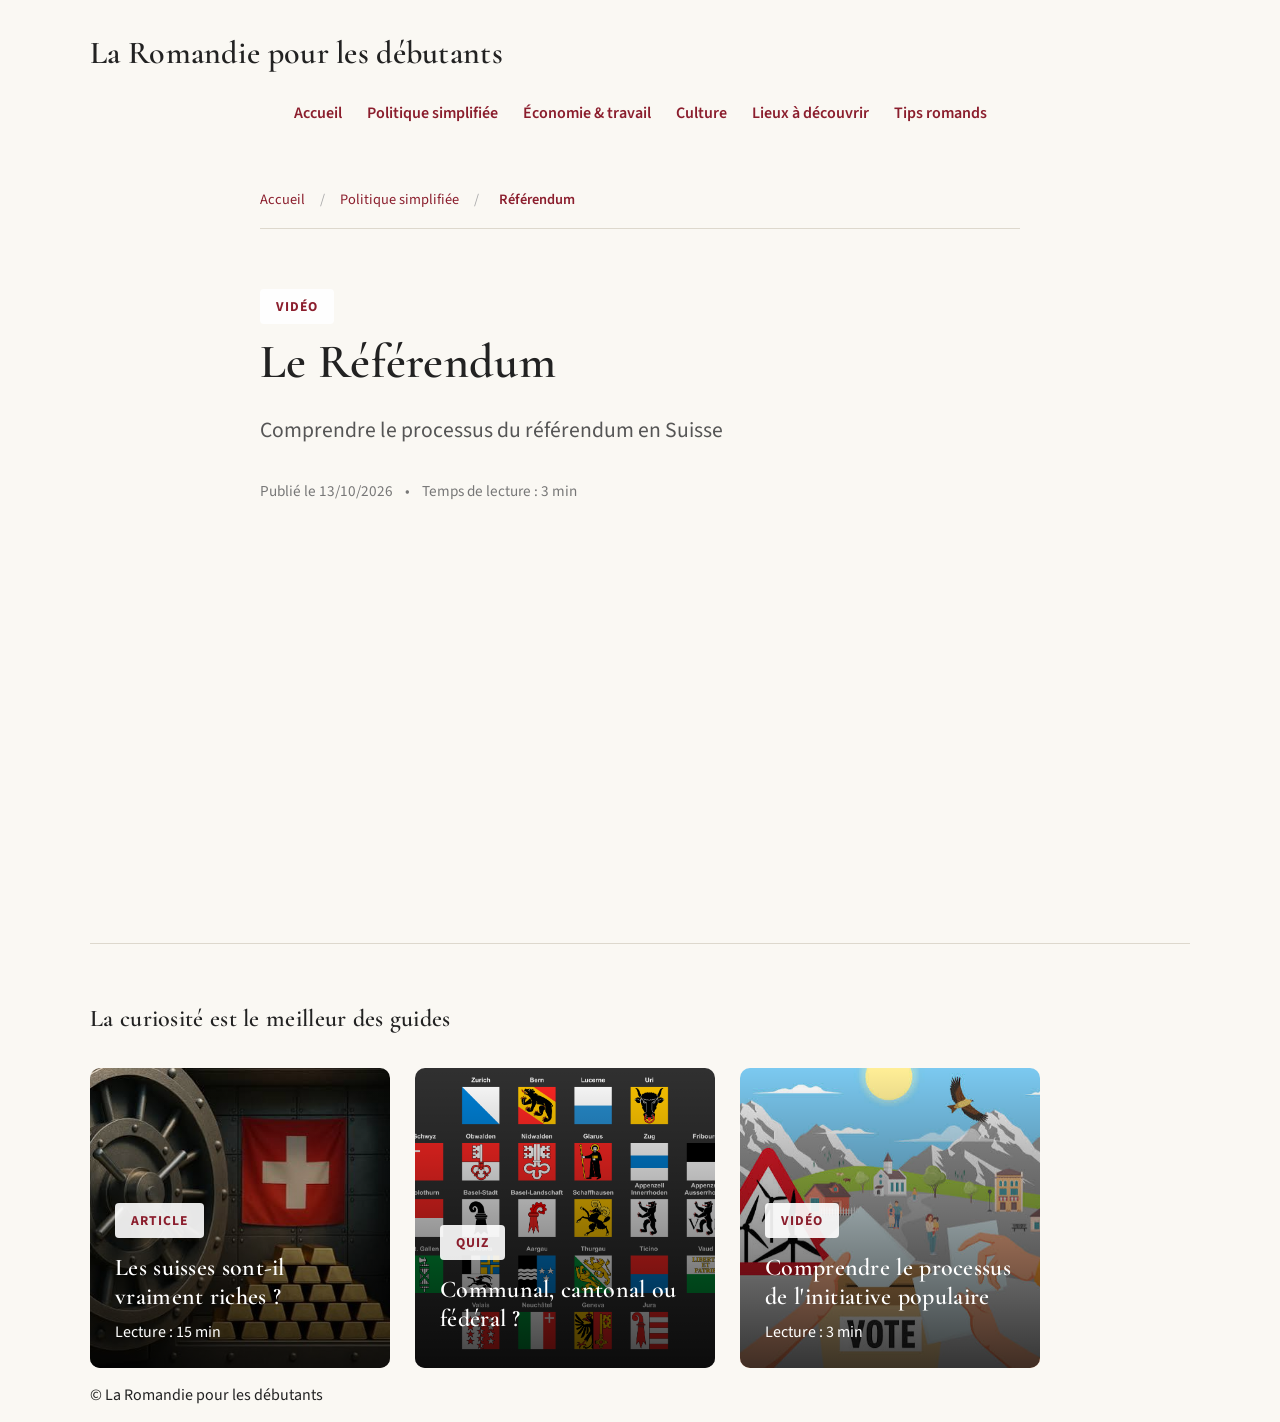
<file: pages/referendum.html>
<!DOCTYPE html>
<html lang="fr">

<head>
    <meta charset="UTF-8">
    <meta name="viewport" content="width=device-width, initial-scale=1.0">
    <title>La Romandie pour les débutants</title>
<link rel="preconnect" href="https://fonts.googleapis.com">
<link rel="preconnect" href="https://fonts.gstatic.com" crossorigin>

<link href="https://fonts.googleapis.com/css2?family=Cormorant+Garamond:wght@500;600;700&family=Source+Sans+3:wght@400;500;600;700&display=swap" rel="stylesheet">

<link rel="stylesheet" href="../css/style.css">
</head>

<body>

<header>

    <div class="header-top">

        <h1>La Romandie pour les débutants</h1>

    </div>

    <nav class="menu">

     <a href="../index.html">Accueil</a>


    <div class="dropdown">

        <a href="#">Politique simplifiée</a>

        <div class="dropdown-content">

            <a href="systeme-politique.html">Article - Le système politique suisse</a>
            <a href="referendum.html">Vidéo - Référendum</a>
            <a href="initiative-populaire.html">Vidéo - Initiative populaire</a>
            <a href="quizz-commune.html">Quiz - Communal, cantonal ou fédéral ?</a>
            <a href="interview-assurance-invalidité.html">Interview - Assurance invalidité</a>

        </div>

    </div>


    <div class="dropdown">

        <a href="#">Économie & travail</a>

        <div class="dropdown-content">

            <a href="article-veritable-richesse-suisse-romande.html">Article - La véritable richesse de la Suisse romande</a>
            <a href="video-rendre-lor-aux-juifs.html">Vidéo - Rendre l'or aux juifs</a>

        </div>

    </div>


    <div class="dropdown">

        <a href="#">Culture</a>

        <div class="dropdown-content">

            <a href="interview-industrie-theatre.html">Interview - La Manufacture, une école haute en créativité</a>
            <a href="article-montreux-jazz-festival.html">Article - Montreux Jazz Festival</a>

        </div>

    </div>


    <div class="dropdown">

        <a href="Lieux-à-ne-pas-manquer.html">Lieux à découvrir</a>

    </div>


    <div class="dropdown">

        <a href="#">Tips romands</a>

        <div class="dropdown-content">

            <a href="Top 10.html">Top - Top 10 des aliments incontournables en Romandie</a>
            <a href="Dictionnaire.html">Dictionnaire - Lexique de secours pour se faire comprendre en terre romande</a>

        </div>

    </div>


</nav>

</header>

<main>

    <nav class="fil-ariane">

        <a href="../index.html">Accueil</a>

        <span>/</span>

        <a href="#">Politique simplifiée</a>

        <span>/</span>

        <span class="page-actuelle">Référendum</span>

    </nav>

  <article class="article-page">
<div class="badge-container">
    <span class="badge-media">VIDÉO</span>
</div>
        <h1>Le Référendum</h1>

        <p class="sous-titre">
            Comprendre le processus du référendum en Suisse
        </p>

        <div class="infos-article">
            <span>Publié le 13/10/2026</span>
            <span>•</span>
            <span>Temps de lecture : 3 min</span>
        </div>

<div class="video-container">

   <iframe width="560" height="315" src="https://www.youtube.com/embed/-dSRfHsZUUQ?si=AzAbJtTLN1mO6-Sm" title="YouTube video player" frameborder="0" allow="accelerometer; autoplay; clipboard-write; encrypted-media; gyroscope; picture-in-picture; web-share" referrerpolicy="strict-origin-when-cross-origin" allowfullscreen></iframe>
        
    </video>

</div>
</article>

<section class="suite-decouverte">

    <h2>La curiosité est le meilleur des guides</h2>
    
<!-- CONTENEUR QUI REGROUPE LES 3 CARRÉS -->
<div class="cartes-decouverte">


    <!-- CARRÉ 1 : INITIATIVE POPULAIRE -->
    <a href="article-veritable-richesse-suisse-romande.html" class="carte-decouverte">

        <img src="../images/Article/La véritable richesse de la suisse/banque-coffre.jpg"
             alt="veritable richesse de la Suisse romande">

        <div class="overlay">

            <span class="badge-media">
                ARTICLE
            </span>

            <h3>
                Les suisses sont-il vraiment riches ?
            </h3>

            <p>
                Lecture : 15 min
            </p>

        </div>

    </a>


    <!-- CARRÉ 2 -->
    <a href="quizz-commune.html" class="carte-decouverte">

        <img src="../images/Quizz commune, canton et Confédération/image principale.jpeg"
             alt="communal, cantonal ou fédéral ?">

        <div class="overlay">

            <span class="badge-media">
                QUIZ
            </span>

            <h3>
                Communal, cantonal ou fédéral ?
            </h3>

        </div>

    </a>


    <!-- CARRÉ 3 -->
    <a href="initiative-populaire.html" class="carte-decouverte">

        <img src="../images/Vidéo/initiative populaire/initiative populaire.jpg"
             alt="Initiative populaire">

        <div class="overlay">

            <span class="badge-media">
                VIDÉO
            </span>

            <h3>
                Comprendre le processus de l'initiative populaire
            </h3>
            
            <p>
                Lecture : 3 min
            </p>

        </div>

    </a>


</div>

</section>

</main>

<footer>

    <p>© La Romandie pour les débutants</p>

</footer>

</body>

</html>
</file>
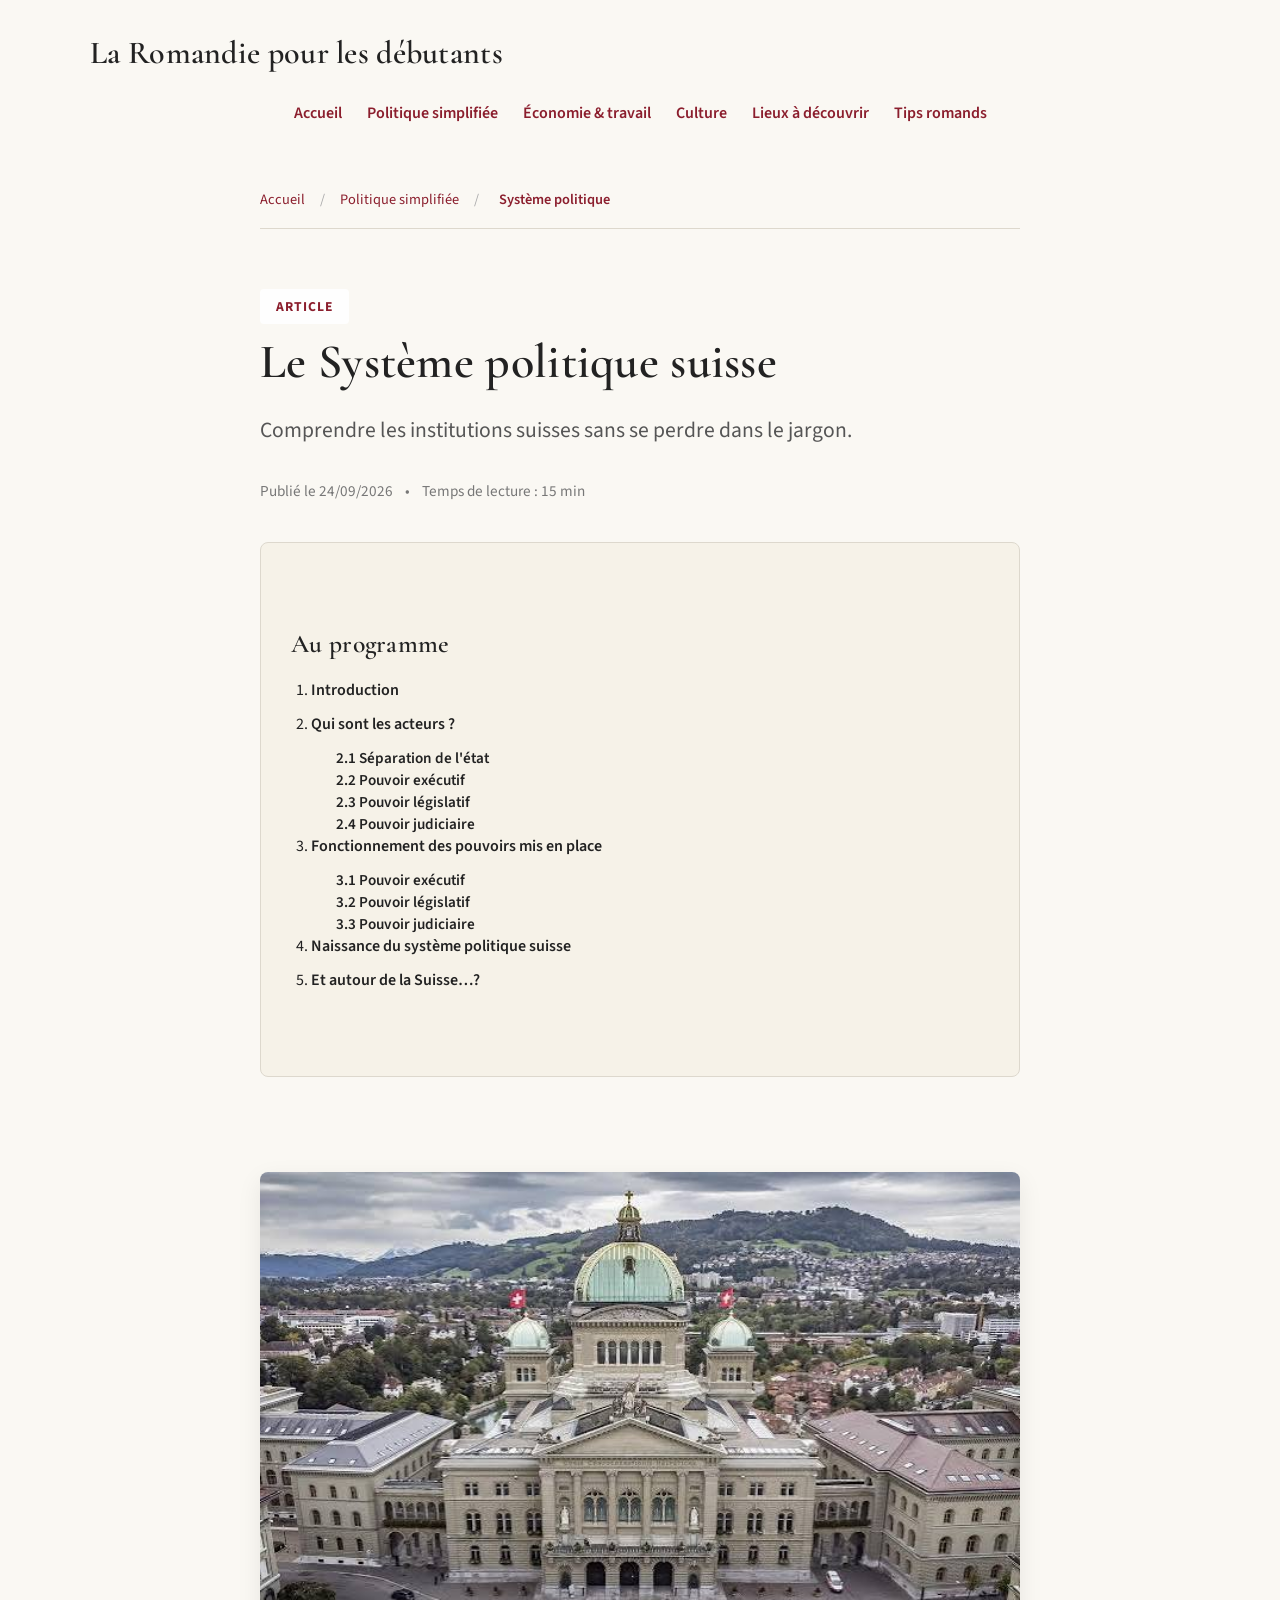
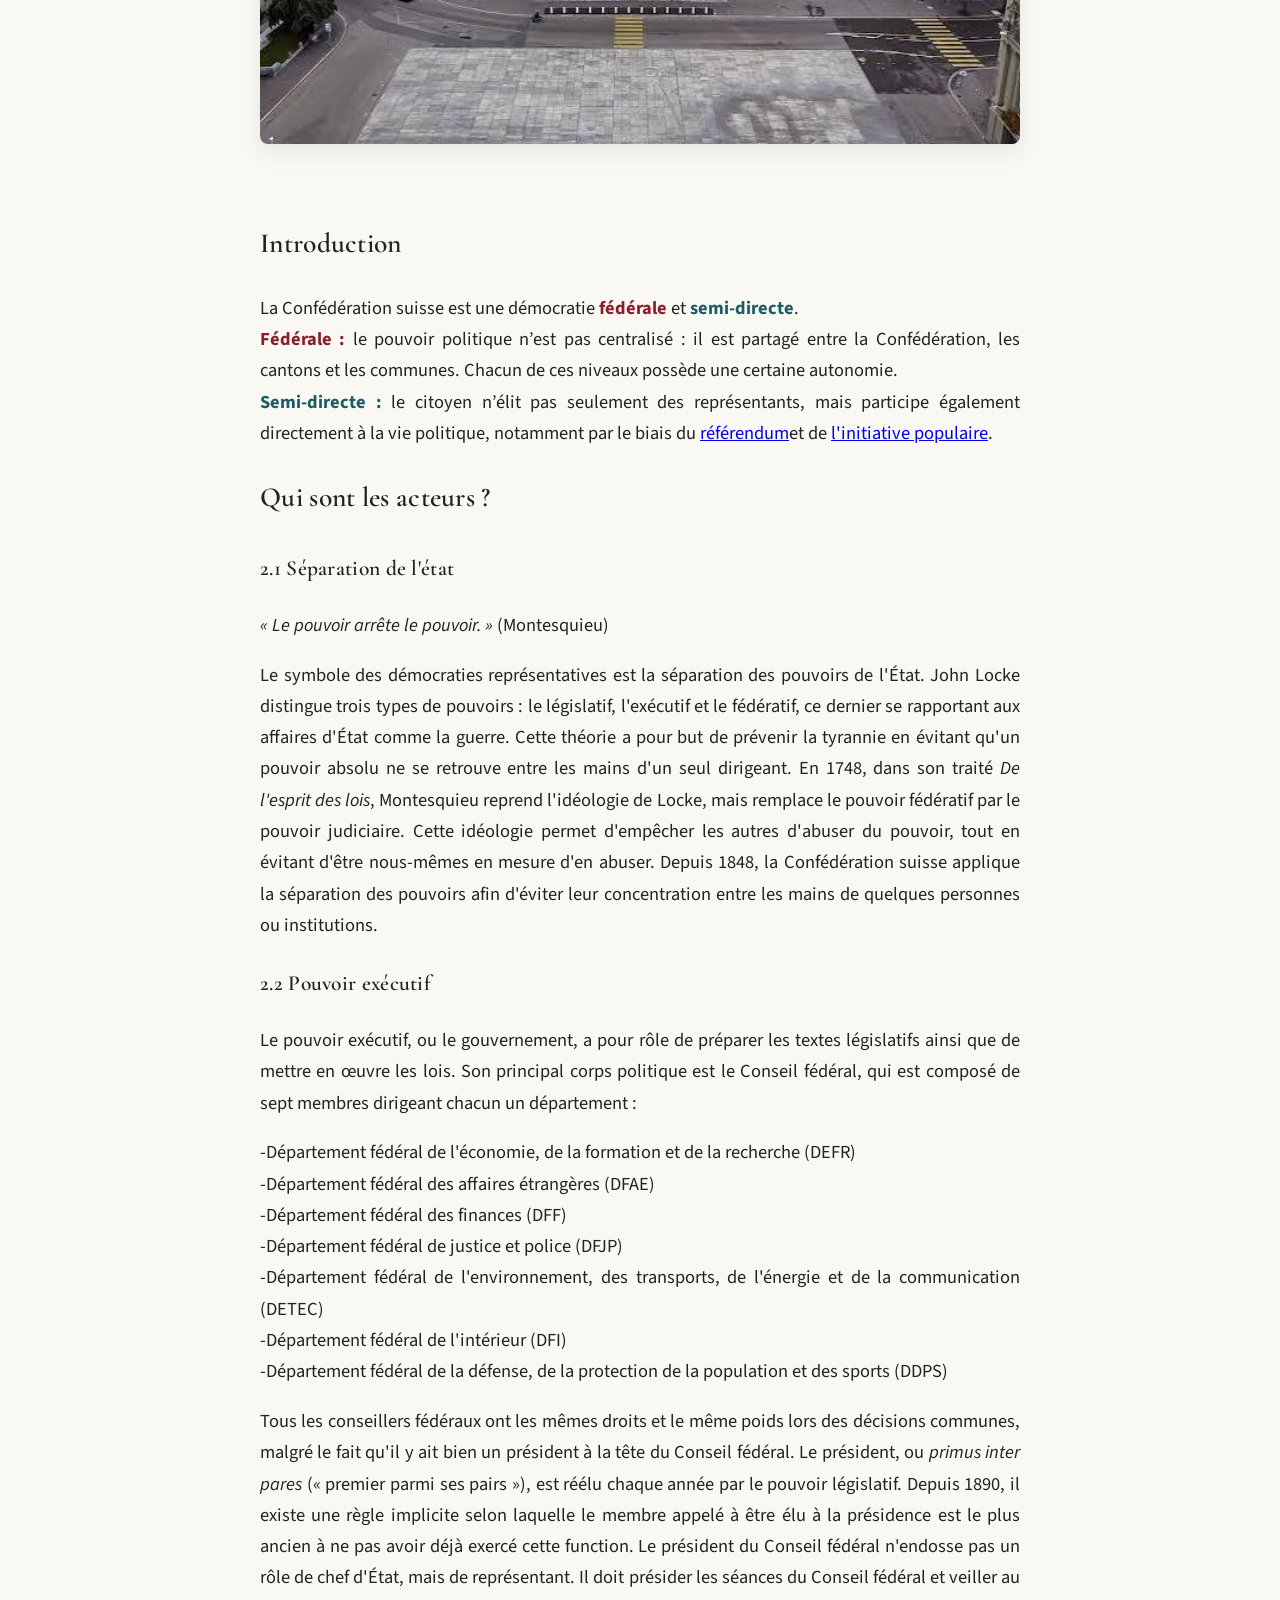
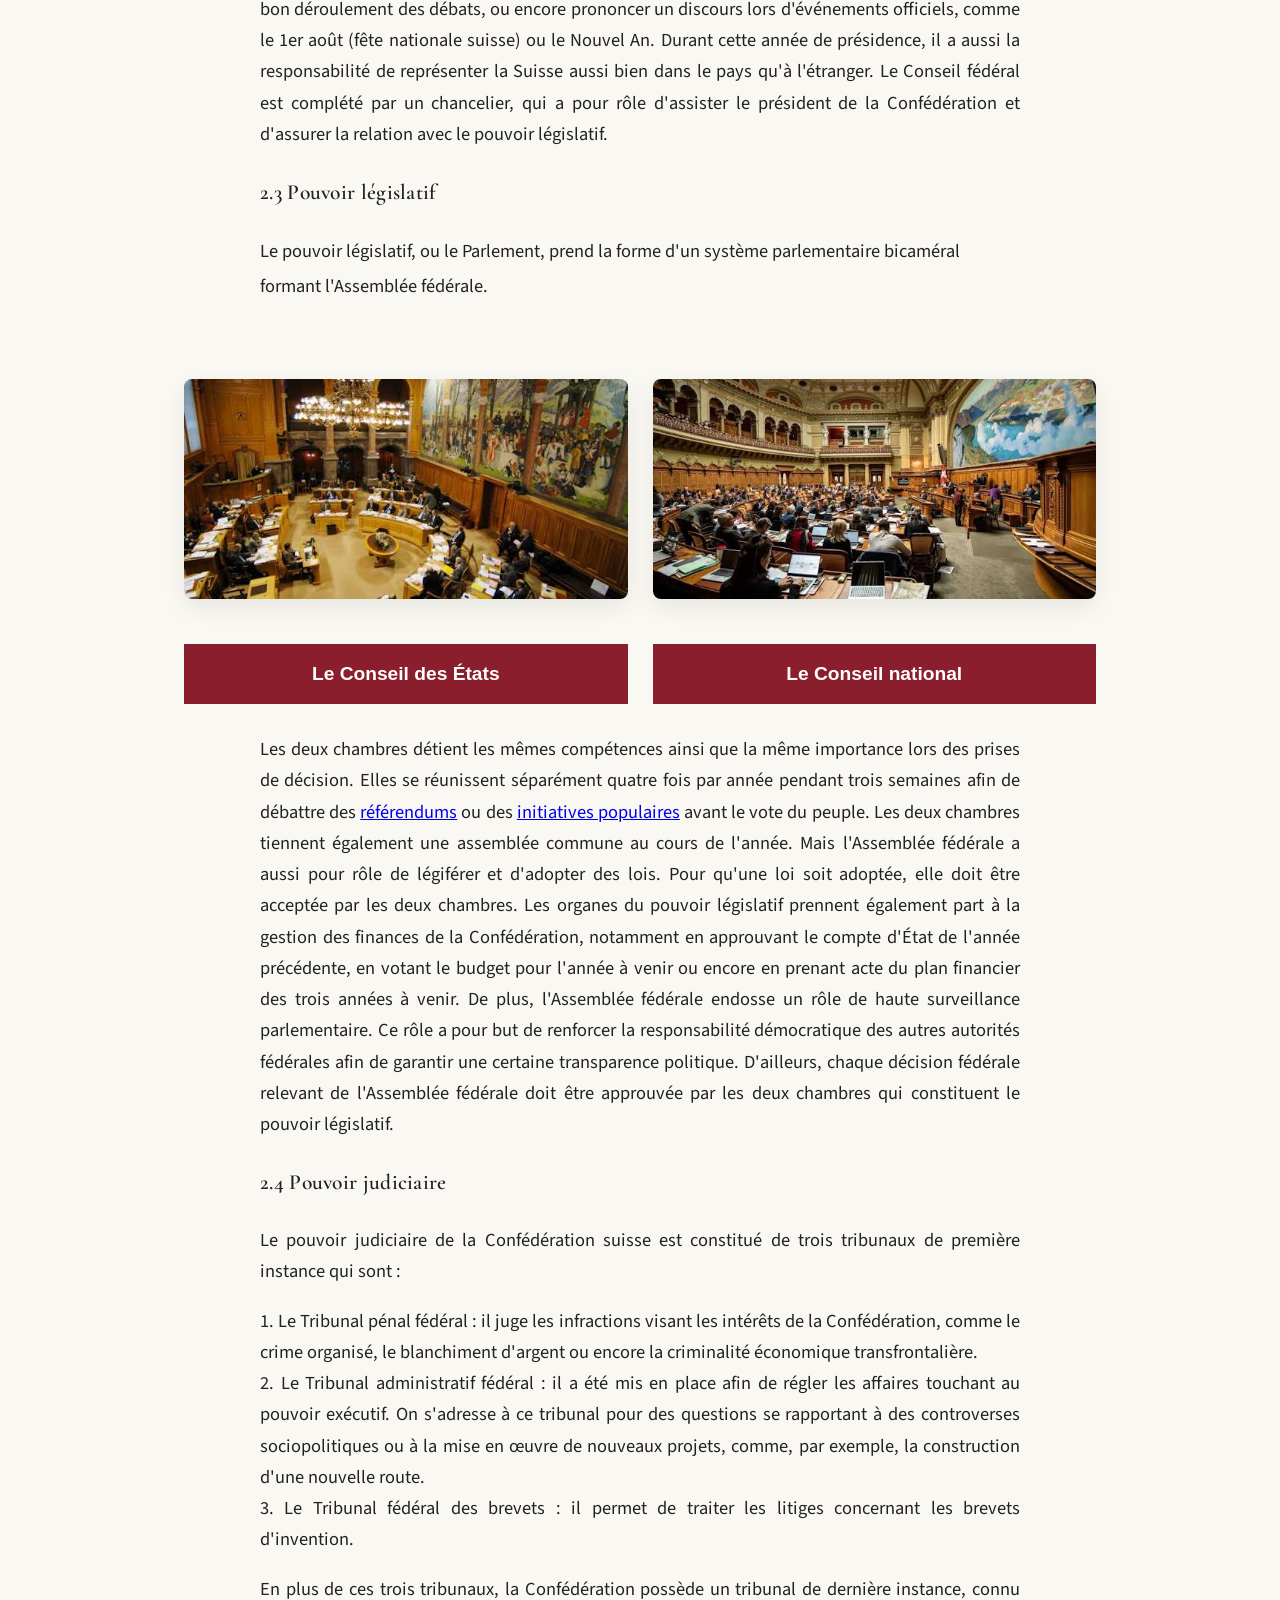
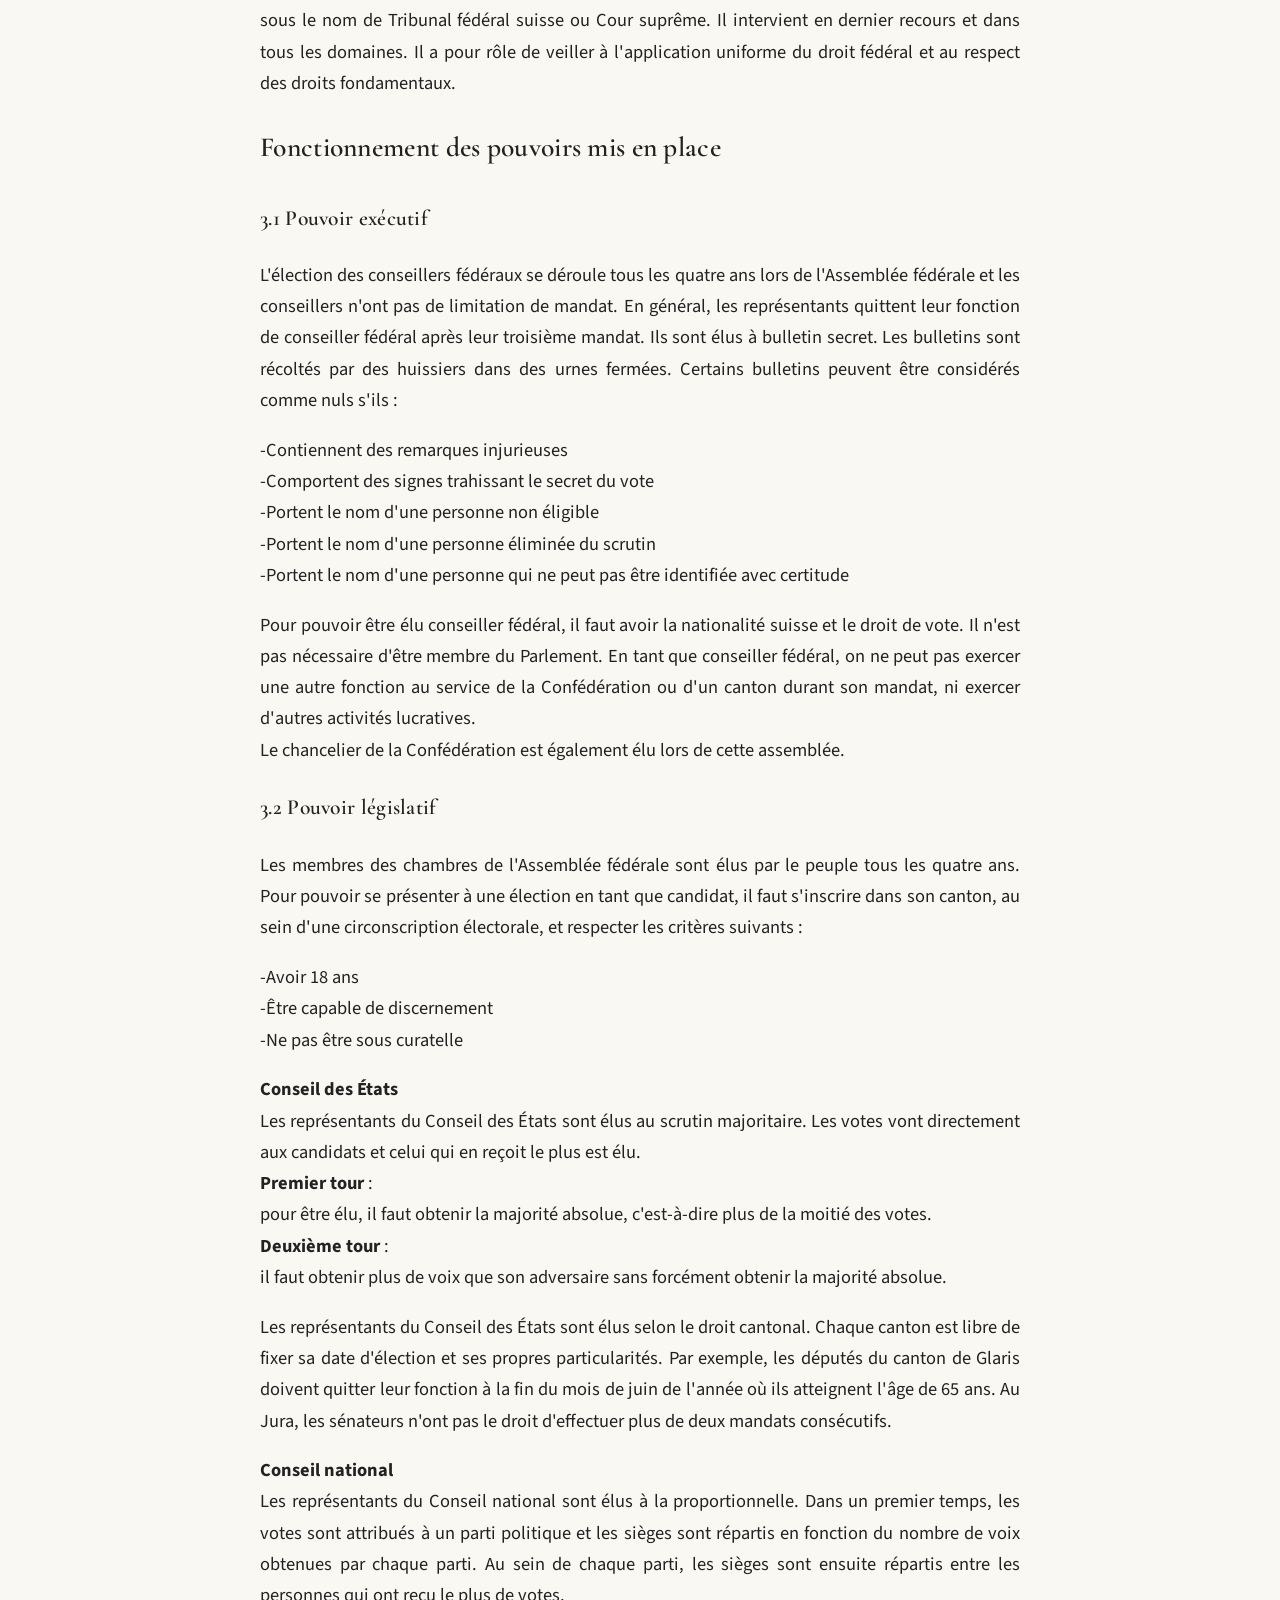
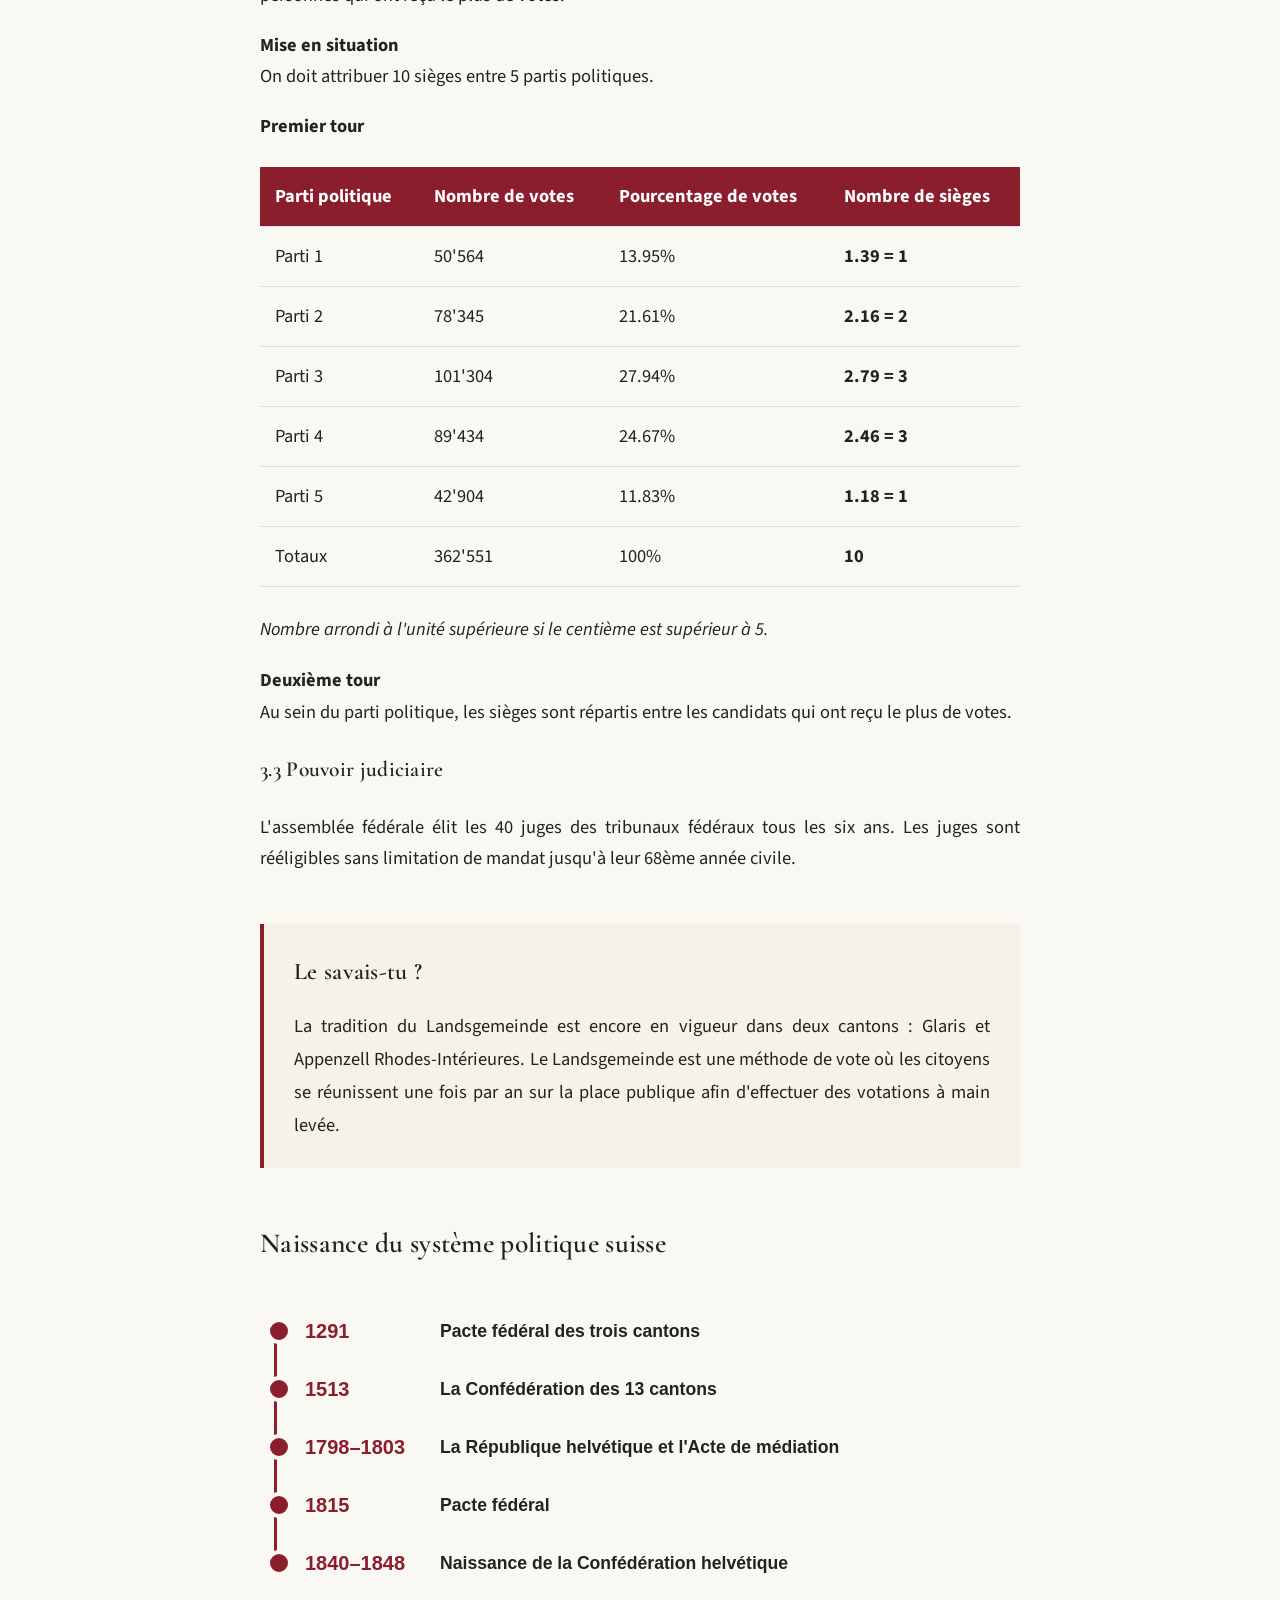
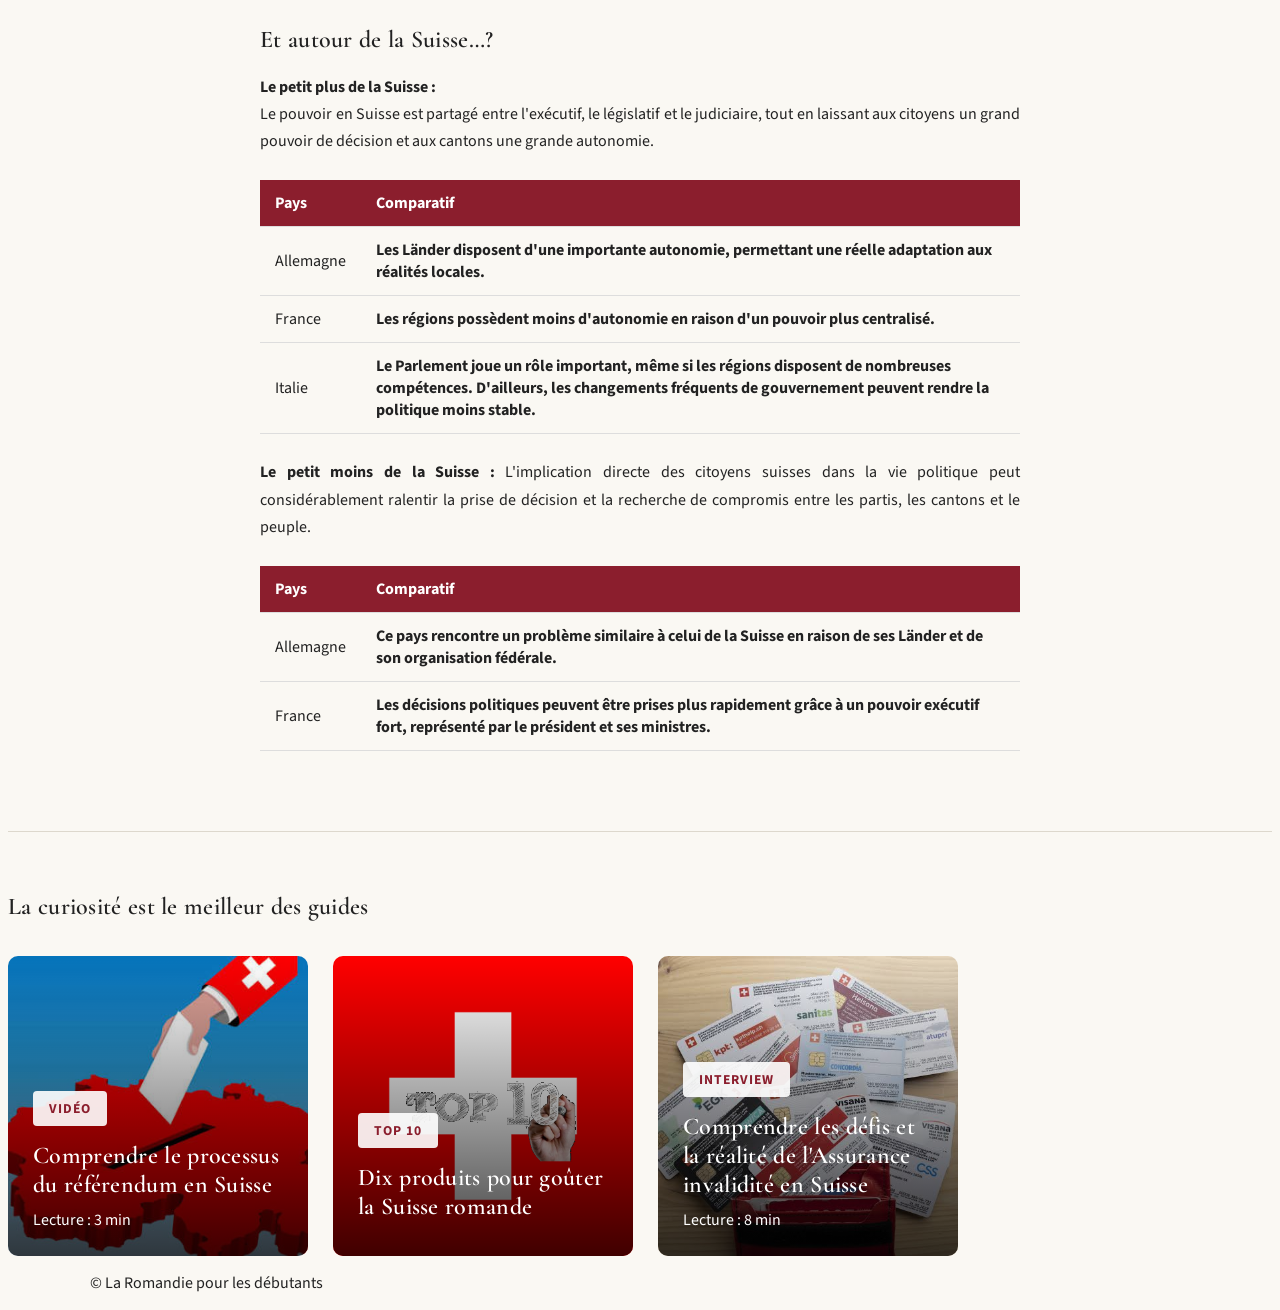
<file: pages/systeme-politique.html>
<!DOCTYPE html>
<html lang="fr">

<head>
    <meta charset="UTF-8">
    <meta name="viewport" content="width=device-width, initial-scale=1.0">
    <title>La Romandie pour les débutants</title>
<link rel="preconnect" href="https://fonts.googleapis.com">
<link rel="preconnect" href="https://fonts.gstatic.com" crossorigin>

<link href="https://fonts.googleapis.com/css2?family=Cormorant+Garamond:wght@500;600;700&family=Source+Sans+3:wght@400;500;600;700&display=swap" rel="stylesheet">

<link rel="stylesheet" href="../css/style.css">
</head>

<body>

<header>

    <div class="header-top">

        <h1>La Romandie pour les débutants</h1>

    </div>

    <nav class="menu">

     <a href="../index.html">Accueil</a>


    <div class="dropdown">

        <a href="#">Politique simplifiée</a>

        <div class="dropdown-content">

            <a href="systeme-politique.html">Article - Le système politique suisse</a>
            <a href="referendum.html">Vidéo - Référendum</a>
            <a href="initiative-populaire.html">Vidéo - Initiative populaire</a>
            <a href="quizz-commune.html">Quiz - Communal, cantonal ou fédéral ?</a>
            <a href="interview-assurance-invalidité.html">Interview - Assurance invalidité</a>

        </div>

    </div>


    <div class="dropdown">

        <a href="#">Économie & travail</a>

        <div class="dropdown-content">

            <a href="article-veritable-richesse-suisse-romande.html">Article - La véritable richesse de la Suisse romande</a>
            <a href="video-rendre-lor-aux-juifs.html">Vidéo - Rendre l'or aux juifs</a>

        </div>

    </div>


    <div class="dropdown">

        <a href="#">Culture</a>

        <div class="dropdown-content">

            <a href="interview-industrie-theatre.html">Interview - La Manufacture, une école haute en créativité</a>
            <a href="article-montreux-jazz-festival.html">Article - Montreux Jazz Festival</a>

        </div>

    </div>


    <div class="dropdown">

        <a href="Lieux-à-ne-pas-manquer.html">Lieux à découvrir</a>

    </div>


    <div class="dropdown">

        <a href="#">Tips romands</a>

        <div class="dropdown-content">

            <a href="Top 10.html">Top - Top 10 des aliments incontournables en Romandie</a>
            <a href="Dictionnaire.html">Dictionnaire - Lexique de secours pour se faire comprendre en terre romande</a>

        </div>

    </div>


</nav>

</header>

<main>

    <nav class="fil-ariane">

        <a href="../index.html">Accueil</a>

        <span>/</span>

        <a href="#">Politique simplifiée</a>

        <span>/</span>

        <span class="page-actuelle">Système politique</span>

    </nav>

    <article class="article-page">
<div class="badge-container">
    <span class="badge-media">ARTICLE</span>
</div>

        <h1>Le Système politique suisse</h1>

        <p class="sous-titre">
            Comprendre les institutions suisses sans se perdre dans le jargon.
        </p>

        <div class="infos-article">
            <span>Publié le 24/09/2026</span>
            <span>•</span>
            <span>Temps de lecture : 15 min</span>
        </div>
        <section class="au-programme">

<main class="article-page">
    <h2>Au programme</h2>

    <ol>
       <li><a href="#introduction">Introduction</a></li>
        <li><a href="#decisions">Qui sont les acteurs ?</a></li>
        <div class="sous-parties">
        <a href="#separationpouvoir">2.1 Séparation de l'état</a>
        <a href="#pouvoirexecutif">2.2 Pouvoir exécutif</a>
        <a href="#pouvoirlegislatif">2.3 Pouvoir législatif</a>
        <a href="#pouvoirjudiciaire">2.4 Pouvoir judiciaire</a>
        </div>
        <li><a href="#votations">Fonctionnement des pouvoirs mis en place</a></li>
         <div class="sous-parties">
         <a href="#pouvoirexecutif2">3.1 Pouvoir exécutif</a>
        <a href="#pouvoirlegislatif2">3.2 Pouvoir législatif</a>
        <a href="#pouvoirjudiciaire2">3.3 Pouvoir judiciaire</a>
        </div>
        <li><a href="#origine">Naissance du système politique suisse</a></li>
        <li><a href="#autour">Et autour de la Suisse…?</a></li>
    </ol>

</section>

        <img src="../images/Article/Système politique suisse/palais-fédérale.jpg"
             alt="Illustration du système politique suisse">

        <div class="article-content">

     <h2 id="introduction">Introduction</h2>       
    <p>
        La Confédération suisse est une démocratie 
        <strong class="couleur-1">fédérale</strong> et 
        <strong class="couleur-2">semi-directe</strong>.<br>
        <strong class="couleur-1">Fédérale :</strong> le pouvoir politique n’est pas centralisé : il est partagé entre la Confédération, les cantons et les communes. Chacun de ces niveaux possède une certaine autonomie.<br>
        <strong class="couleur-2">Semi-directe :</strong> le citoyen n’élit pas seulement des représentants, mais participe également directement à la vie politique, notamment par le biais du <a href="referendum.html">référendum</a>et de   <a href="initiative-populaire.html">l'initiative populaire</a>.
    </p>

     <h2 id="decisions">Qui sont les acteurs ?</h2> 
     <h3 id="separationpouvoir">2.1 Séparation de l'état</h3>
     <p><em>« Le pouvoir arrête le pouvoir. »</em> (Montesquieu)</p>
     <p>Le symbole des démocraties représentatives est la séparation des pouvoirs de l'État. John Locke distingue trois types de pouvoirs : le législatif, l'exécutif et le fédératif, ce dernier se rapportant aux affaires d'État comme la guerre. Cette théorie a pour but de prévenir la tyrannie en évitant qu'un pouvoir absolu ne se retrouve entre les mains d'un seul dirigeant. En 1748, dans son traité <em>De l'esprit des lois</em>, Montesquieu reprend l'idéologie de Locke, mais remplace le pouvoir fédératif par le pouvoir judiciaire. Cette idéologie permet d'empêcher les autres d'abuser du pouvoir, tout en évitant d'être nous-mêmes en mesure d'en abuser. Depuis 1848, la Confédération suisse applique la séparation des pouvoirs afin d'éviter leur concentration entre les mains de quelques personnes ou institutions.</p>

     <h3 id="pouvoirexecutif">2.2 Pouvoir exécutif</h3>
    <p>Le pouvoir exécutif, ou le gouvernement, a pour rôle de préparer les textes législatifs ainsi que de mettre en œuvre les lois. Son principal corps politique est le Conseil fédéral, qui est composé de sept membres dirigeant chacun un département :</p>
    <p>-Département fédéral de l'économie, de la formation et de la recherche (DEFR)<br>
    -Département fédéral des affaires étrangères (DFAE)<br>
    -Département fédéral des finances (DFF)<br>
    -Département fédéral de justice et police (DFJP)<br>
    -Département fédéral de l'environnement, des transports, de l'énergie et de la communication (DETEC)<br>
    -Département fédéral de l'intérieur (DFI)<br>
    -Département fédéral de la défense, de la protection de la population et des sports (DDPS)<br>
    </p>
    <p>Tous les conseillers fédéraux ont les mêmes droits et le même poids lors des décisions communes, malgré le fait qu'il y ait bien un président à la tête du Conseil fédéral. Le président, ou <em>primus inter pares</em> (« premier parmi ses pairs »), est réélu chaque année par le pouvoir législatif. Depuis 1890, il existe une règle implicite selon laquelle le membre appelé à être élu à la présidence est le plus ancien à ne pas avoir déjà exercé cette function. Le président du Conseil fédéral n'endosse pas un rôle de chef d'État, mais de représentant. Il doit présider les séances du Conseil fédéral et veiller au bon déroulement des débats, ou encore prononcer un discours lors d'événements officiels, comme le 1er août (fête nationale suisse) ou le Nouvel An. Durant cette année de présidence, il a aussi la responsabilité de représenter la Suisse aussi bien dans le pays qu'à l'étranger. Le Conseil fédéral est complété par un chancelier, qui a pour rôle d'assister le président de la Confédération et d'assurer la relation avec le pouvoir législatif.</p>

    <h3 id="pouvoirlegislatif">2.3 Pouvoir législatif</h3>
    Le pouvoir législatif, ou le Parlement, prend la forme d'un système parlementaire bicaméral formant l'Assemblée fédérale.
<div class="conseils-grid">

    <!-- LE CONSEIL DES ÉTATS -->
    <div class="info-chambre">

        <button class="bouton-conseil" onclick="toggleConseil('conseil-etats')">
            <img src="../images/Article/Système politique suisse/conseil des états.jpg" 
                 alt="Conseil des États">
            <span>Le Conseil des États</span>
        </button>

        <div class="info-conseil" id="conseil-etats">
            <div class="info-contenu">

                <div class="description-conseil">
                    <h3>Le Conseil des États</h3>

                    <p>
                        <strong>Chambre haute</strong><br>
                        Il est constitué de 46 sénateurs qui représentent 
                        les cantons, chacun ayant exactement deux représentants.
                    </p>
                </div>

            </div>
        </div>

    </div>


    <!-- LE CONSEIL NATIONAL -->
    <div class="info-chambre">

        <button class="bouton-conseil" onclick="toggleConseil('conseil-national')">
            <img src="../images/Article/Système politique suisse/conseil nationale.jpg" 
                 alt="Conseil national">
            <span>Le Conseil national</span>
        </button>

        <div class="info-conseil" id="conseil-national">
            <div class="info-contenu">

                <div class="description-conseil">

                    <h3>Le Conseil national</h3>

                    <p>
                        <strong>Chambre basse</strong><br>
                        Il est constitué de 200 membres représentant la population suisse.
                        Les parlementaires sont répartis proportionnellement à la population
                        de chaque canton. Plus la population d'un canton est élevée,
                        plus celui-ci aura de représentants au Conseil national.
                    </p>

                    <p><strong>Quelques chiffres</strong></p>

                    <table class="tableau-tarifs">

                        <thead>
                            <tr>
                                <th>Canton</th>
                                <th>Nombre de conseillers</th>
                                <th>Population</th>
                            </tr>
                        </thead>

                        <tbody>

                            <tr>
                                <td>Fribourg</td>
                                <td>8</td>
                                <td>346'674</td>
                            </tr>

                            <tr>
                                <td>Genève</td>
                                <td>12</td>
                                <td>531'102</td>
                            </tr>

                            <tr>
                                <td>Jura</td>
                                <td>2</td>
                                <td>74'840</td>
                            </tr>

                            <tr>
                                <td>Neuchâtel</td>
                                <td>4</td>
                                <td>179'518</td>
                            </tr>

                            <tr>
                                <td>Valais</td>
                                <td>8</td>
                                <td>371'288</td>
                            </tr>

                            <tr>
                                <td>Vaud</td>
                                <td>19</td>
                                <td>855'106</td>
                            </tr>

                        </tbody>

                    </table>

                </div>

            </div>
        </div>

    </div>

</div>

<p> Les deux chambres détient les mêmes compétences ainsi que la même importance lors des prises de décision. Elles se réunissent séparément quatre fois par année pendant trois semaines afin de débattre des <a href="referendum.html">référendums</a> ou des <a href="initiative-populaire.html">initiatives populaires</a> avant le vote du peuple. Les deux chambres tiennent également une assemblée commune au cours de l'année. Mais l'Assemblée fédérale a aussi pour rôle de légiférer et d'adopter des lois. Pour qu'une loi soit adoptée, elle doit être acceptée par les deux chambres. Les organes du pouvoir législatif prennent également part à la gestion des finances de la Confédération, notamment en approuvant le compte d'État de l'année précédente, en votant le budget pour l'année à venir ou encore en prenant acte du plan financier des trois années à venir. De plus, l'Assemblée fédérale endosse un rôle de haute surveillance parlementaire. Ce rôle a pour but de renforcer la responsabilité démocratique des autres autorités fédérales afin de garantir une certaine transparence politique. D'ailleurs, chaque décision fédérale relevant de l'Assemblée fédérale doit être approuvée par les deux chambres qui constituent le pouvoir législatif.</p>

 <h3 id="pouvoirjudiciaire">2.4 Pouvoir judiciaire</h3>
<p>Le pouvoir judiciaire de la Confédération suisse est constitué de trois tribunaux de première instance qui sont : </p>  
   <p>1. Le Tribunal pénal fédéral : il juge les infractions visant les intérêts de la Confédération, comme le crime organisé, le blanchiment d'argent ou encore la criminalité économique transfrontalière.<br>
    2. Le Tribunal administratif fédéral : il a été mis en place afin de régler les affaires touchant au pouvoir exécutif. On s'adresse à ce tribunal pour des questions se rapportant à des controverses sociopolitiques ou à la mise en œuvre de nouveaux projets, comme, par exemple, la construction d'une nouvelle route.<br>
    3. Le Tribunal fédéral des brevets : il permet de traiter les litiges concernant les brevets d'invention.</p>
<p>En plus de ces trois tribunaux, la Confédération possède un tribunal de dernière instance, connu sous le nom de Tribunal fédéral suisse ou Cour suprême. Il intervient en dernier recours et dans tous les domaines. Il a pour rôle de veiller à l'application uniforme du droit fédéral et au respect des droits fondamentaux.</p>

<h2 id="votations">Fonctionnement des pouvoirs mis en place</h2>
 <h3 id="pouvoirexecutif2">3.1 Pouvoir exécutif</h3>
 <p>L'élection des conseillers fédéraux se déroule tous les quatre ans lors de l'Assemblée fédérale et les conseillers n'ont pas de limitation de mandat. En général, les représentants quittent leur fonction de conseiller fédéral après leur troisième mandat. Ils sont élus à bulletin secret. Les bulletins sont récoltés par des huissiers dans des urnes fermées. Certains bulletins peuvent être considérés comme nuls s'ils :</p>
<p>-Contiennent des remarques injurieuses<br>
-Comportent des signes trahissant le secret du vote<br>
-Portent le nom d'une personne non éligible<br>
-Portent le nom d'une personne éliminée du scrutin<br>
-Portent le nom d'une personne qui ne peut pas être identifiée avec certitude</p>
<p>Pour pouvoir être élu conseiller fédéral, il faut avoir la nationalité suisse et le droit de vote. Il n'est pas nécessaire d'être membre du Parlement. En tant que conseiller fédéral, on ne peut pas exercer une autre fonction au service de la Confédération ou d'un canton durant son mandat, ni exercer d'autres activités lucratives.<br>
Le chancelier de la Confédération est également élu lors de cette assemblée.</p>
<h3 id="pouvoirlegislatif2">3.2 Pouvoir législatif</h3>
<p>Les membres des chambres de l'Assemblée fédérale sont élus par le peuple tous les quatre ans. Pour pouvoir se présenter à une élection en tant que candidat, il faut s'inscrire dans son canton, au sein d'une circonscription électorale, et respecter les critères suivants :</p>
<p>-Avoir 18 ans<br>
-Être capable de discernement<br>
-Ne pas être sous curatelle</p>
<p><strong>Conseil des États</strong><br>
Les représentants du Conseil des États sont élus au scrutin majoritaire. Les votes vont directement aux candidats et celui qui en reçoit le plus est élu.<br>
<strong>Premier tour</strong> :<br> pour être élu, il faut obtenir la majorité absolue, c'est-à-dire plus de la moitié des votes.<br>
<strong>Deuxième tour</strong> :<br> il faut obtenir plus de voix que son adversaire sans forcément obtenir la majorité absolue.</p>
<p>Les représentants du Conseil des États sont élus selon le droit cantonal. Chaque canton est libre de fixer sa date d'élection et ses propres particularités. Par exemple, les députés du canton de Glaris doivent quitter leur fonction à la fin du mois de juin de l'année où ils atteignent l'âge de 65 ans. Au Jura, les sénateurs n'ont pas le droit d'effectuer plus de deux mandats consécutifs.</p>
<p><strong>Conseil national</strong><br>
Les représentants du Conseil national sont élus à la proportionnelle. Dans un premier temps, les votes sont attribués à un parti politique et les sièges sont répartis en fonction du nombre de voix obtenues par chaque parti. Au sein de chaque parti, les sièges sont ensuite répartis entre les personnes qui ont reçu le plus de votes.</p>
<p><strong>Mise en situation</strong><br>
On doit attribuer 10 sièges entre 5 partis politiques.<br></p>
<p><strong>Premier tour</strong><br>
     <table class="tableau-tarifs">

                        <thead>
                            <tr>
                                <th>Parti politique</th>
                                <th>Nombre de votes</th>
                                <th>Pourcentage de votes</th>
                                <th>Nombre de sièges</th>
                            </tr>
                        </thead>

                        <tbody>

                            <tr>
                                <td>Parti 1</td>
                                <td>50'564</td>
                                <td>13.95%</td>
                                <td>1.39 = 1</td>
                            </tr>

                            <tr>
                                <td>Parti 2</td>
                                <td>78'345</td>
                                <td>21.61%</td>
                                <td>2.16 = 2</td>
                            </tr>

                            <tr>
                                <td>Parti 3</td>
                                <td>101'304</td>
                                <td>27.94%</td>
                                <td>2.79 = 3</td>
                            </tr>

                            <tr>
                                <td>Parti 4</td>
                                <td>89'434</td>
                                <td>24.67%</td>
                                <td>2.46 = 3</td>
                            </tr>

                            <tr>
                                <td>Parti 5</td>
                                <td>42'904</td>
                                <td>11.83%</td>
                                <td>1.18 = 1</td>
                            </tr>
                            <tr>
                                <td>Totaux</td>
                                <td>362'551</td>
                                <td>100%</td>
                                <td>10</td>
                            </tr>
                        </tbody>
                    </table>

<em>Nombre arrondi à l'unité supérieure si le centième est supérieur à 5.</em></p>
<p><strong>Deuxième tour</strong><br>
Au sein du parti politique, les sièges sont répartis entre les candidats qui ont reçu le plus de votes.</p>
 <h3 id="pouvoirjudiciaire2">3.3 Pouvoir judiciaire</h3>
 <p>L'assemblée fédérale élit les 40 juges des tribunaux fédéraux tous les six ans. Les juges sont rééligibles sans limitation de mandat jusqu'à leur 68ème année civile.</p>

<div class="savais-tu">

        <h3>Le savais-tu ?</h3>

        <p>
            La tradition du Landsgemeinde est encore en vigueur dans deux cantons : Glaris et Appenzell Rhodes-Intérieures. Le Landsgemeinde est une méthode de vote où les citoyens se réunissent une fois par an sur la place publique afin d'effectuer des votations à main levée.
        </p>

    </div>
  <h2 id="origine">Naissance du système politique suisse</h2> 
    <p>
        <div class="frise-chronologique">

    <!-- 1291 -->
    <div class="evenement-frise">
        <button class="date-frise" onclick="toggleFrise('frise-1291')">
            <span class="point-frise"></span>
            <span class="date">1291</span>
            <span class="titre-frise">Pacte fédéral des trois cantons</span>
        </button>

        <div class="contenu-frise" id="frise-1291">
            <p>
                En 1291, les cantons d'Uri, Schwytz et Unterwald décident de conclure 
                une alliance afin de se protéger mutuellement en cas de danger. 
                À cette époque, ces trois régions se trouvent à proximité du col du 
                Gothard, qui est un lieu de passage stratégique.
            </p>

            <p>
                Ces trois cantons concluent un pacte par peur de perdre leur autonomie 
                face à des seigneurs extérieurs. Cependant, il est important de préciser 
                que cette décision ne marque pas la naissance du pays, mais le début 
                d'une alliance d'entraide.
            </p>
        </div>
    </div>


    <!-- 1513 -->
    <div class="evenement-frise">
        <button class="date-frise" onclick="toggleFrise('frise-1513')">
            <span class="point-frise"></span>
            <span class="date">1513</span>
            <span class="titre-frise">La Confédération des 13 cantons</span>
        </button>

        <div class="contenu-frise" id="frise-1513">
            <p>
                La Suisse s'agrandit et prend le nom de Confédération. Néanmoins, 
                les cantons restent indépendants les uns des autres, avec leurs 
                institutions, leurs lois et leurs propres autorités.
            </p>

            <p>
                Il n'y a pas de gouvernement central, de président de la Confédération 
                ou encore de véritable capitale. Cependant, les cantons se réunissent 
                pour prendre certaines décisions concernant la défense du territoire 
                ou encore les relations et les potentielles alliances qu'ils peuvent 
                avoir avec d'autres territoires.
            </p>

            <p>
                À cette époque, ils fonctionnent encore davantage comme une alliance 
                entre États que comme un pays unifié.
            </p>
        </div>
    </div>


    <!-- 1798 - 1803 -->
    <div class="evenement-frise">
        <button class="date-frise" onclick="toggleFrise('frise-1798')">
            <span class="point-frise"></span>
            <span class="date">1798–1803</span>
            <span class="titre-frise">
                La République helvétique et l'Acte de médiation
            </span>
        </button>

        <div class="contenu-frise" id="frise-1798">
            <p>
                La Confédération est fragilisée à cause des différentes inégalités et 
                des différences en matière de droits politiques entre les cantons.
            </p>

            <p>
                Napoléon, qui est alors au pouvoir en France, profite de cette période 
                de troubles pour envahir le territoire et dissoudre la Confédération 
                des 13 cantons afin de la remplacer par la République helvétique.
            </p>

            <p>
                Les cantons perdent une grande partie de leur autonomie au profit 
                d'un pouvoir plus centralisé, calqué sur le modèle français. 
                Les cantons de la République helvétique deviennent des divisions 
                administratives.
            </p>

            <p>
                En 1803, face au refus des cantons de perdre leur liberté et leurs 
                particularités, Napoléon Bonaparte met fin à cette situation grâce 
                à l'Acte de médiation. Cet acte permet de rétablir une organisation 
                plus fédérale. Les cantons récupèrent leur autonomie.
            </p>
        </div>
    </div>


    <!-- 1815 -->
    <div class="evenement-frise">
        <button class="date-frise" onclick="toggleFrise('frise-1815')">
            <span class="point-frise"></span>
            <span class="date">1815</span>
            <span class="titre-frise">Pacte fédéral</span>
        </button>

        <div class="contenu-frise" id="frise-1815">
            <p>
                Après la chute de Napoléon, l'Acte de médiation est abandonné. 
                Les cantons retrouvent une grande partie de leur souveraineté.
            </p>

            <p>
                Le 7 août 1815, la Confédération se compose de 22 cantons indépendants, 
                chacun possédant ses propres lois et institutions.
            </p>

            <p>
                Les cantons forment une assemblée nommée la Diète fédérale pour traiter 
                les affaires communes. Elle permet de garantir la paix et la sécurité 
                entre eux.
            </p>
        </div>
    </div>


    <!-- 1840 - 1848 -->
    <div class="evenement-frise">
        <button class="date-frise" onclick="toggleFrise('frise-1848')">
            <span class="point-frise"></span>
            <span class="date">1840–1848</span>
            <span class="titre-frise">
                Naissance de la Confédération helvétique
            </span>
        </button>

        <div class="contenu-frise" id="frise-1848">

            <div class="sous-date">
                <strong>1840</strong>
                <p>
                    La Confédération est tiraillée entre deux camps : les 
                    libéraux-radicaux, favorables à une Suisse plus unifiée, 
                    et les catholiques conservateurs.
                </p>
            </div>

            <div class="sous-date">
                <strong>1845</strong>
                <p>
                    Les sept cantons catholiques (Uri, Schwytz, Unterwald, Lucerne, 
                    Zoug, Fribourg et Valais) décident de former le Sonderbund, qui 
                    signifie en allemand « alliance particulière ». Cette alliance 
                    est une ligue en faveur d'une forte séparation des pouvoirs entre 
                    les cantons et la Confédération.
                </p>
            </div>

            <div class="sous-date">
                <strong>1847</strong>
                <p>
                    Après deux années de tensions, la guerre civile du Sonderbund éclate. 
                    Les forces libérales-radicales, qui sont favorables à l'union des 
                    cantons, remportent rapidement la guerre du Sonderbund, en à peine 
                    un mois. À la suite de cet événement, le fonctionnement de la 
                    Confédération est revu.
                </p>
            </div>

            <div class="sous-date">
                <strong>12 septembre 1848</strong>
                <p>
                    Première grande votation qui marque le passage d'une confédération 
                    d'États à un État fédéral. La Confédération forme désormais un seul 
                    pays, mais les cantons conservent une place importante.
                </p>

                <p>
                    Certaines compétences deviennent centralisées, comme l'armée, 
                    la poste ou encore les douanes.
                </p>
            </div>

        </div>
    </div>

</div>
    </p>

</div>

 <h2 id="autour">Et autour de la Suisse…?</h2>
 <p><strong>Le petit plus de la Suisse :</strong> <br>Le pouvoir en Suisse est partagé entre l'exécutif, le législatif et le judiciaire, tout en laissant aux citoyens un grand pouvoir de décision et aux cantons une grande autonomie.</p>
   
 <table class="tableau-tarifs">
 <thead>
                            <tr>
                                <th>Pays</th>
                                <th>Comparatif</th>
                            </tr>
                        </thead>

                        <tbody>

                            <tr>
                                <td>Allemagne</td>
                                <td>Les Länder disposent d'une importante autonomie, permettant une réelle adaptation aux réalités locales.</td>
                            </tr>

                            <tr>
                                <td>France</td>
                                <td>Les régions possèdent moins d'autonomie en raison d'un pouvoir plus centralisé.</td>
                            </tr>

                            <tr>
                                <td>Italie</td>
                                <td>Le Parlement joue un rôle important, même si les régions disposent de nombreuses compétences. D'ailleurs, les changements fréquents de gouvernement peuvent rendre la politique moins stable.</td>
                            </tr>

                        </tbody>
                    </table>
<p><strong>Le petit moins de la Suisse :</strong> L'implication directe des citoyens suisses dans la vie politique peut considérablement ralentir la prise de décision et la recherche de compromis entre les partis, les cantons et le peuple.</p>
 
<table class="tableau-tarifs">
 <thead>
                            <tr>
                                <th>Pays</th>
                                <th>Comparatif</th>
                            </tr>
                        </thead>

                        <tbody>

                            <tr>
                                <td>Allemagne</td>
                                <td>Ce pays rencontre un problème similaire à celui de la Suisse en raison de ses Länder et de son organisation fédérale.</td>
                            </tr>

                            <tr>
                                <td>France</td>
                                <td> Les décisions politiques peuvent être prises plus rapidement grâce à un pouvoir exécutif fort, représenté par le président et ses ministres.</td>
                            </tr>

                        </tbody>
                    </table>

<script>

function toggleConseil(id) {
    const panneau = document.getElementById(id);

    if (panneau.classList.contains("ouvert")) {
        panneau.classList.remove("ouvert");
    } else {
        panneau.classList.add("ouvert");
    }
}


function toggleFrise(id) {
    const panneau = document.getElementById(id);

    if (panneau.classList.contains("ouvert")) {
        panneau.classList.remove("ouvert");
    } else {
        panneau.classList.add("ouvert");
    }
}

</script>

</main>
</article>

<section class="suite-decouverte">

    <h2>La curiosité est le meilleur des guides</h2>
    
<!-- CONTENEUR QUI REGROUPE LES 3 CARRÉS -->
<div class="cartes-decouverte">


    <!-- CARRÉ 1 : INITIATIVE POPULAIRE -->
    <a href="referendum.html" class="carte-decouverte">

        <img src="../images/Vidéo/référendum/Référendum.jpg"
             alt="Référendum">

        <div class="overlay">

            <span class="badge-media">
                VIDÉO
            </span>

            <h3>
                Comprendre le processus du référendum en Suisse
            </h3>

            <p>
                Lecture : 3 min
            </p>

        </div>

    </a>


    <!-- CARRÉ 2 -->
    <a href="Top 10.html" class="carte-decouverte">

        <img src="../images/Top 10 aliments/drapeau top 10.png"
             alt="Description de l'image">

        <div class="overlay">

            <span class="badge-media">
                TOP 10
            </span>

            <h3>
                Dix produits pour goûter la Suisse romande
            </h3>

        </div>

    </a>


    <!-- CARRÉ 3 -->
    <a href="interview-assurance-invalidité.html" class="carte-decouverte">

        <img src="../images/Interview/AI.jpg"
             alt="assurance invaliditéS">

        <div class="overlay">

            <span class="badge-media">
                INTERVIEW
            </span>

            <h3>
                Comprendre les défis et la réalité de l'Assurance invalidité en Suisse
            </h3>
            
            <p>
                Lecture : 8 min
            </p>

        </div>

    </a>


</div>

</section>

</main>

<footer>

    <p>© La Romandie pour les débutants</p>

</footer>

</body>

</html>
</file>
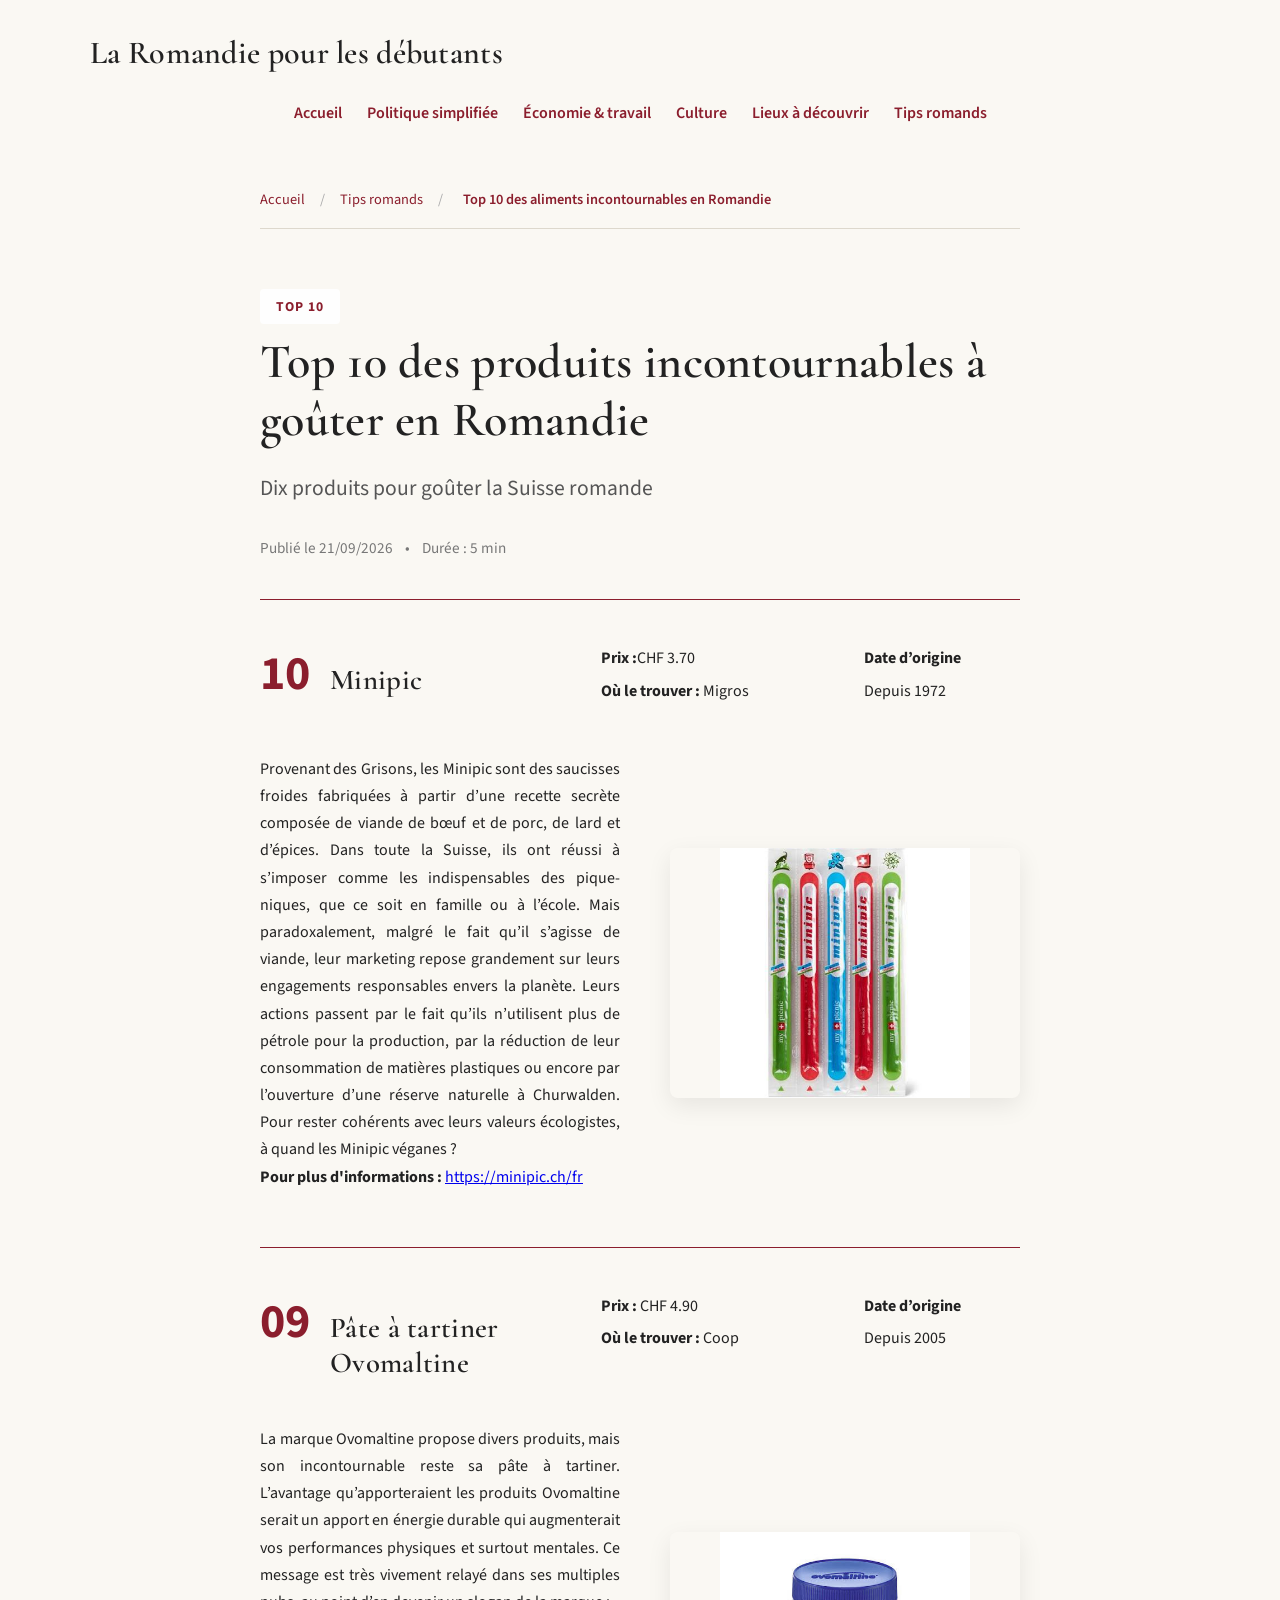
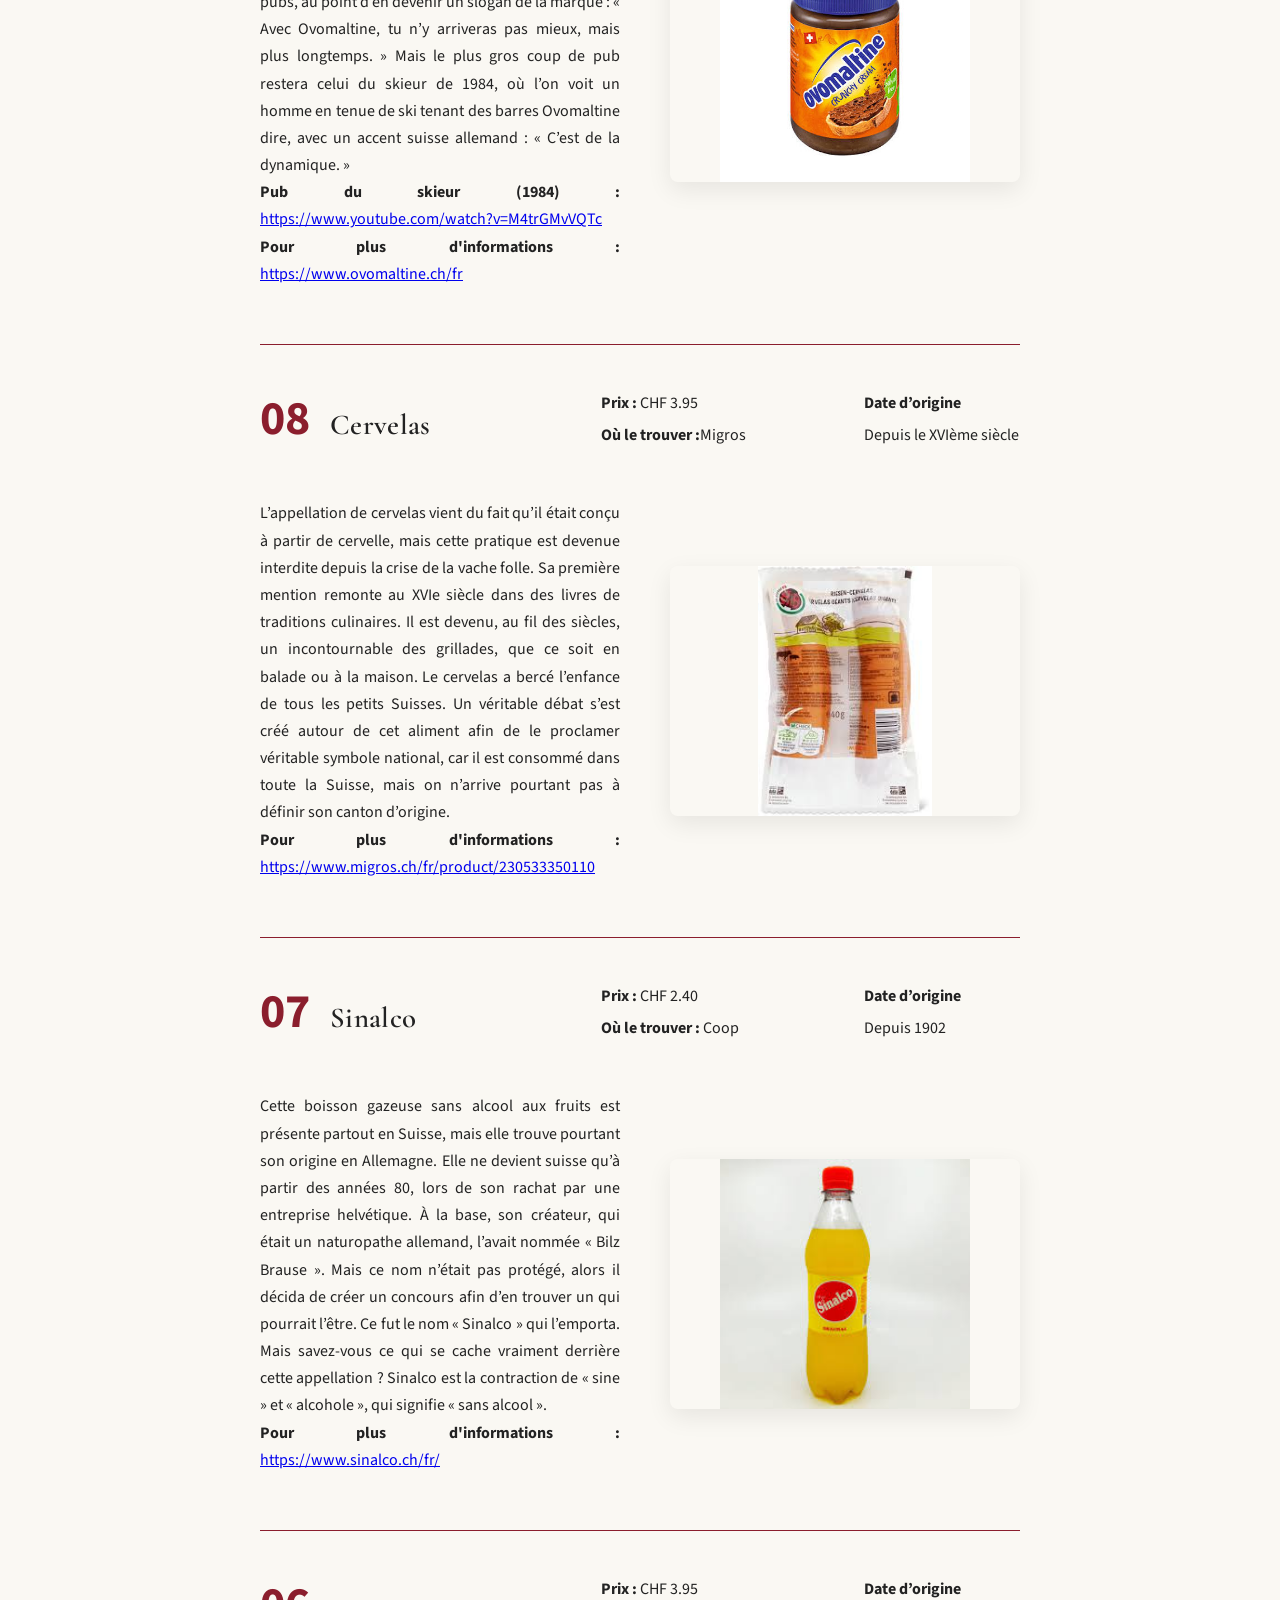
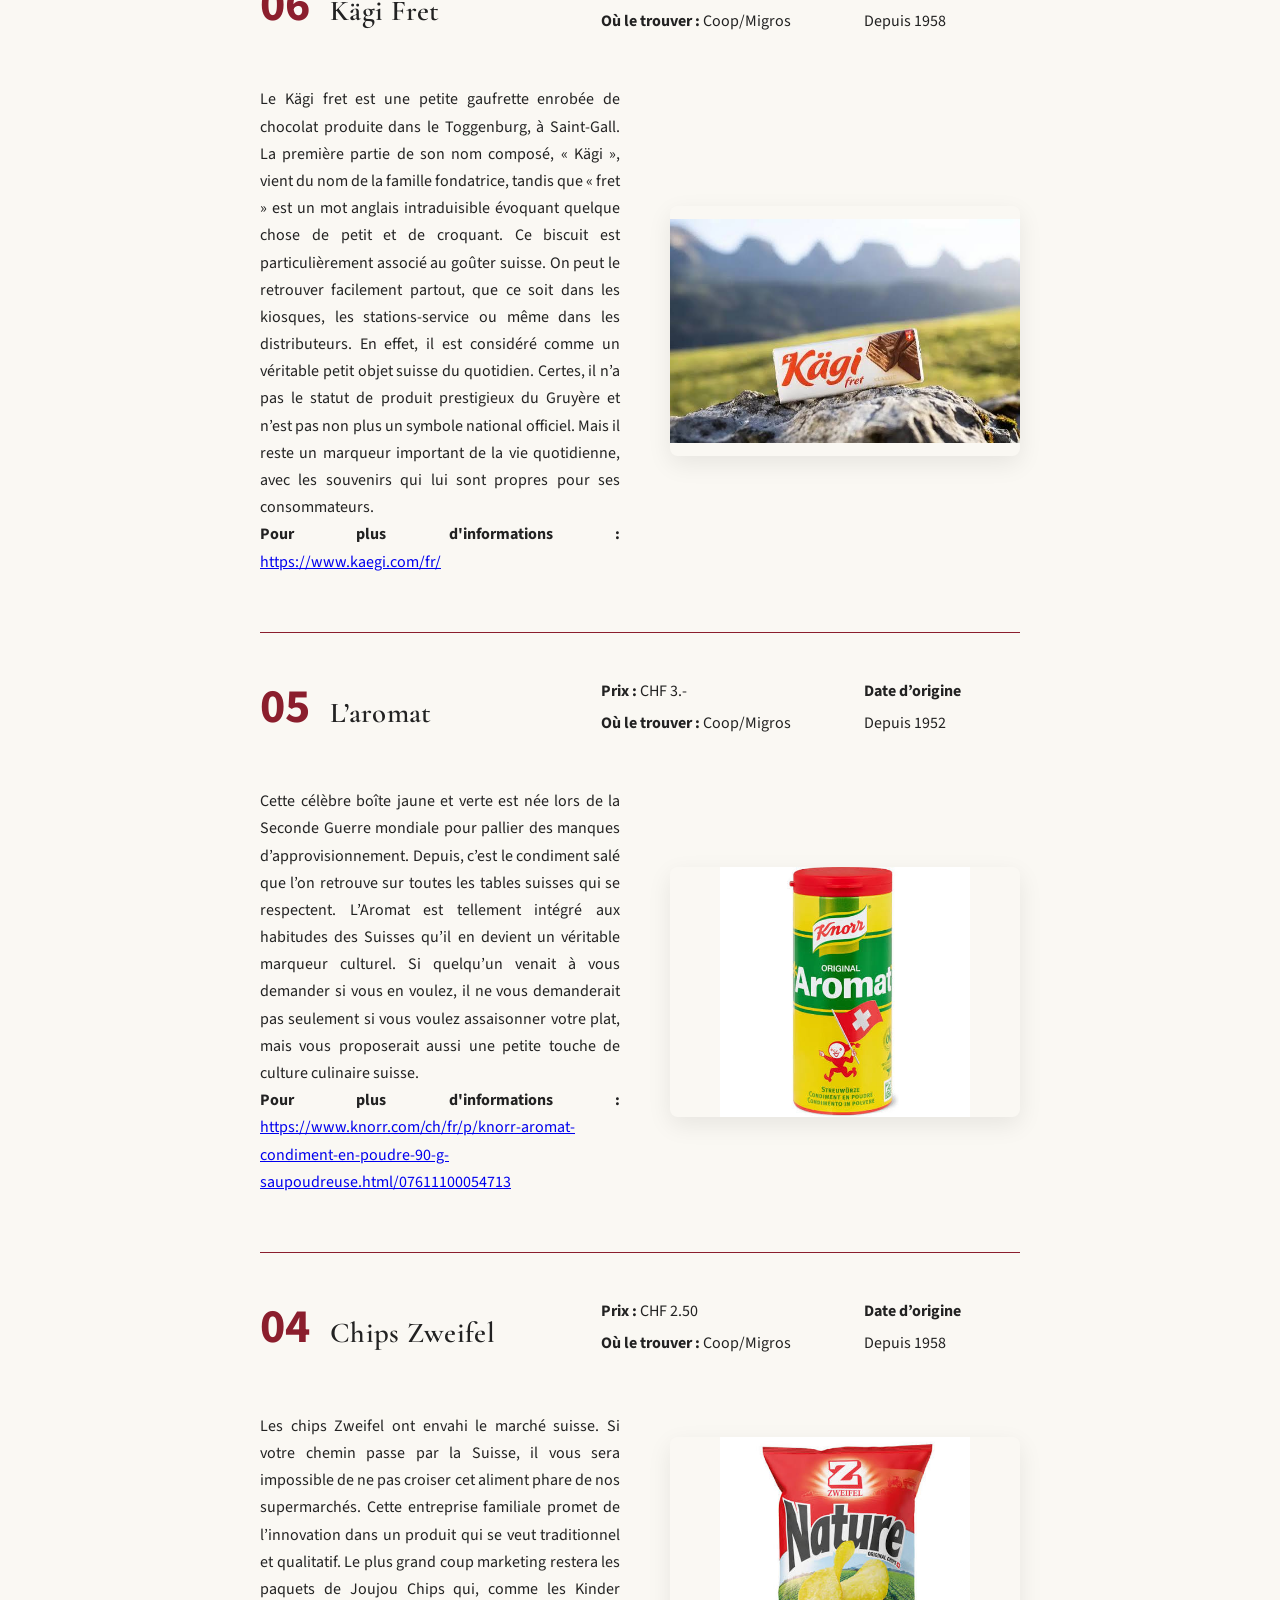
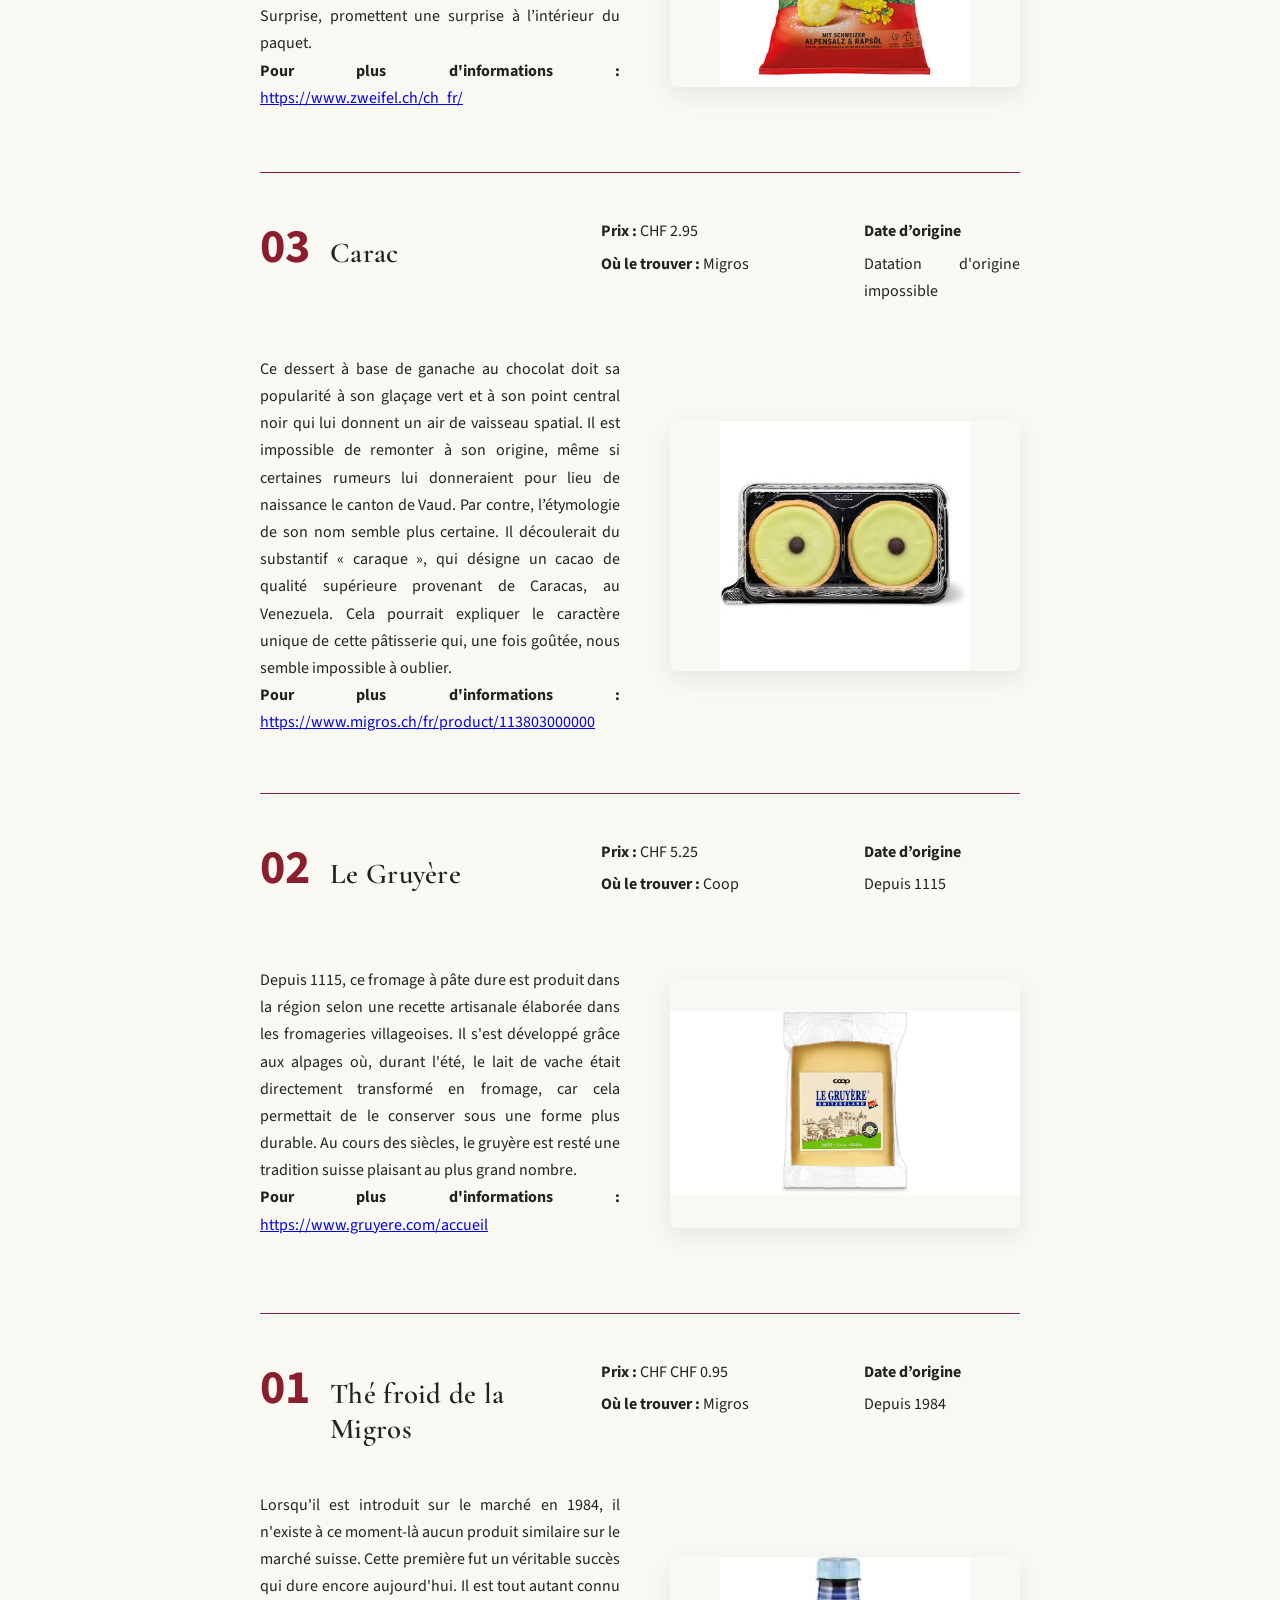
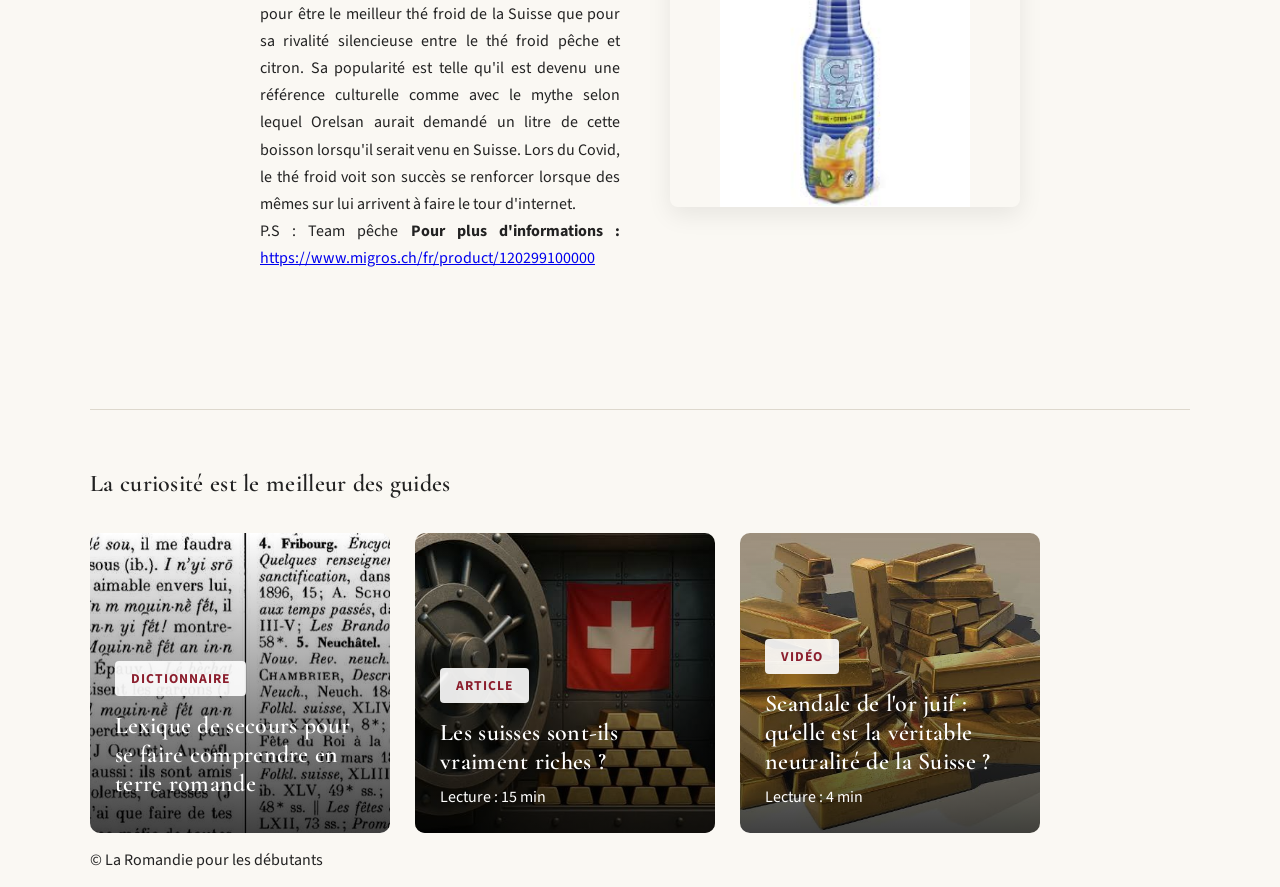
<file: pages/Top 10.html>
<!DOCTYPE html>
<html lang="fr">

<head>
    <meta charset="UTF-8">
    <meta name="viewport" content="width=device-width, initial-scale=1.0">
    <title>La Romandie pour les débutants</title>
<link rel="preconnect" href="https://fonts.googleapis.com">
<link rel="preconnect" href="https://fonts.gstatic.com" crossorigin>

<link href="https://fonts.googleapis.com/css2?family=Cormorant+Garamond:wght@500;600;700&family=Source+Sans+3:wght@400;500;600;700&display=swap" rel="stylesheet">

<link rel="stylesheet" href="../css/style.css">
</head>

<body>

<header>

    <div class="header-top">

        <h1>La Romandie pour les débutants</h1>

    </div>

    <nav class="menu">

     <a href="../index.html">Accueil</a>


    <div class="dropdown">

        <a href="#">Politique simplifiée</a>

        <div class="dropdown-content">

            <a href="systeme-politique.html">Article - Le système politique suisse</a>
            <a href="referendum.html">Vidéo - Référendum</a>
            <a href="initiative-populaire.html">Vidéo - Initiative populaire</a>
            <a href="quizz-commune.html">Quiz - Communal, cantonal ou fédéral ?</a>
            <a href="interview-assurance-invalidité.html">Interview - Assurance invalidité</a>

        </div>

    </div>


    <div class="dropdown">

        <a href="#">Économie & travail</a>

        <div class="dropdown-content">

            <a href="article-veritable-richesse-suisse-romande.html">Article - La véritable richesse de la Suisse romande</a>
            <a href="video-rendre-lor-aux-juifs.html">Vidéo - Rendre l'or aux juifs</a>

        </div>

    </div>


    <div class="dropdown">

        <a href="#">Culture</a>

        <div class="dropdown-content">

            <a href="interview-industrie-theatre.html">Interview - La Manufacture, une école haute en créativité</a>
            <a href="article-montreux-jazz-festival.html">Article - Montreux Jazz Festival</a>

        </div>

    </div>


    <div class="dropdown">

        <a href="Lieux-à-ne-pas-manquer.html">Lieux à découvrir</a>

    </div>


    <div class="dropdown">

        <a href="#">Tips romands</a>

        <div class="dropdown-content">

            <a href="Top 10.html">Top - Top 10 des aliments incontournables en Romandie</a>
            <a href="Dictionnaire.html">Dictionnaire - Lexique de secours pour se faire comprendre en terre romande</a>

        </div>

    </div>


</nav>

</header>

<main>

    <nav class="fil-ariane">

        <a href="../index.html">Accueil</a>

        <span>/</span>

        <a href="#">Tips romands</a>

        <span>/</span>

        <span class="page-actuelle">Top 10 des aliments incontournables en Romandie</span>

    </nav>

  <article class="article-page">
 <div class="badge-container">
    <span class="badge-media">TOP 10</span>
</div>

<h1>
Top 10 des produits incontournables à goûter en Romandie 
</h1>

    <p class="sous-titre">
    Dix produits pour goûter la Suisse romande
    </p>

    <div class="infos-article">
        <span>Publié le 21/09/2026</span>
        <span>•</span>
        <span>Durée : 5 min</span>
    </div>


    <!-- PRODUIT 10 -->
    <article class="classement-produit">

        <div class="produit-entete">
            <div class="produit-titre">
                <span class="rang">10</span>
                <h2>Minipic</h2>
            </div>

            <div class="produit-infos">
                <p><strong>Prix :</strong>CHF 3.70</p>
                <p><strong>Où le trouver :</strong> Migros</p>
            </div>

            <div class="produit-origine">
                <p><strong>Date d’origine</strong></p>
                <p>Depuis 1972</p>
            </div>
        </div>

        <div class="produit-contenu">

            <div class="produit-description">
                <p>
                    Provenant des Grisons, les Minipic sont des saucisses froides fabriquées à partir d’une recette secrète composée de viande de bœuf et de porc, de lard et d’épices. Dans toute la Suisse, ils ont réussi à s’imposer comme les indispensables des pique-niques, que ce soit en famille ou à l’école. Mais paradoxalement, malgré le fait qu’il s’agisse de viande, leur marketing repose grandement sur leurs engagements responsables envers la planète. Leurs actions passent par le fait qu’ils n’utilisent plus de pétrole pour la production, par la réduction de leur consommation de matières plastiques ou encore par l’ouverture d’une réserve naturelle à Churwalden. Pour rester cohérents avec leurs valeurs écologistes, à quand les Minipic véganes ?<br>
                     <strong>Pour plus d'informations :</strong>
                     <a href="https://minipic.ch/fr " target="_blank">https://minipic.ch/fr </a>
                </p>
            </div>

            <div class="produit-photo">
                <img src="../images/Top 10 aliments/minipic.jpg" alt="Nom du produit">
            </div>

        </div>

    </article>

    <!-- PRODUIT 9 -->
    <article class="classement-produit">

        <div class="produit-entete">
            <div class="produit-titre">
                <span class="rang">09</span>
                <h2>Pâte à tartiner Ovomaltine</h2>
            </div>

            <div class="produit-infos">
                <p><strong>Prix :</strong> CHF 4.90</p>
                <p><strong>Où le trouver :</strong> Coop</p>
            </div>

            <div class="produit-origine">
                <p><strong>Date d’origine</strong></p>
                <p>Depuis 2005</p>
            </div>
        </div>

        <div class="produit-contenu">

            <div class="produit-description">
                <p>
                  La marque Ovomaltine propose divers produits, mais son incontournable reste sa pâte à tartiner. L’avantage qu’apporteraient les produits Ovomaltine serait un apport en énergie durable qui augmenterait vos performances physiques et surtout mentales. Ce message est très vivement relayé dans ses multiples pubs, au point d’en devenir un slogan de la marque : « Avec Ovomaltine, tu n’y arriveras pas mieux, mais plus longtemps. » Mais le plus gros coup de pub restera celui du skieur de 1984, où l’on voit un homme en tenue de ski tenant des barres Ovomaltine dire, avec un accent suisse allemand : « C’est de la dynamique. »<br>
                   <strong>Pub du skieur (1984) : </strong>
                   <a href="https://www.youtube.com/watch?v=M4trGMvVQTc" target="_blank">https://www.youtube.com/watch?v=M4trGMvVQTc</a> <br>
                   <strong>Pour plus d'informations :</strong>
                   <a href="https://www.ovomaltine.ch/fr" target="_blank">https://www.ovomaltine.ch/fr</a> <br>
                </p>
            </div>
        
            <div class="produit-photo">
                <img src="../images/Top 10 aliments/Ovomaltine.jpg" alt="Nom du produit">
            </div>

        </div>

    </article>

    <!-- PRODUIT 8-->
    <article class="classement-produit">

        <div class="produit-entete">
            <div class="produit-titre">
                <span class="rang">08</span>
                <h2>Cervelas</h2>
            </div>

            <div class="produit-infos">
                <p><strong>Prix :</strong> CHF 3.95</p>
                <p><strong>Où le trouver :</strong>Migros</p>
            </div>

            <div class="produit-origine">
                <p><strong>Date d’origine</strong></p>
                <p>Depuis le XVIème siècle</p>
            </div>
        </div>

        <div class="produit-contenu">

            <div class="produit-description">
                <p>
                   L’appellation de cervelas vient du fait qu’il était conçu à partir de cervelle, mais cette pratique est devenue interdite depuis la crise de la vache folle. Sa première mention remonte au XVIe siècle dans des livres de traditions culinaires. Il est devenu, au fil des siècles, un incontournable des grillades, que ce soit en balade ou à la maison. Le cervelas a bercé l’enfance de tous les petits Suisses. Un véritable débat s’est créé autour de cet aliment afin de le proclamer véritable symbole national, car il est consommé dans toute la Suisse, mais on n’arrive pourtant pas à définir son canton d’origine.<br>
                     <strong>Pour plus d'informations :</strong>
                     <a href="https://www.migros.ch/fr/product/230533350110" target="_blank">https://www.migros.ch/fr/product/230533350110</a>
                </p>
            </div>
           
            <div class="produit-photo">
                <img src="../images/Top 10 aliments/Cervelas géant.jpg" alt="Nom du produit">
            </div>

        </div>

    </article>

    <!-- PRODUIT 7 -->
    <article class="classement-produit">

        <div class="produit-entete">
            <div class="produit-titre">
                <span class="rang">07</span>
                <h2>Sinalco</h2>
            </div>

            <div class="produit-infos">
                <p><strong>Prix :</strong> CHF 2.40</p>
                <p><strong>Où le trouver :</strong> Coop</p>
            </div>

            <div class="produit-origine">
                <p><strong>Date d’origine</strong></p>
                <p>Depuis 1902</p>
            </div>
        </div>

        <div class="produit-contenu">

            <div class="produit-description">
                <p>
                 Cette boisson gazeuse sans alcool aux fruits est présente partout en Suisse, mais elle trouve pourtant son origine en Allemagne. Elle ne devient suisse qu’à partir des années 80, lors de son rachat par une entreprise helvétique. À la base, son créateur, qui était un naturopathe allemand, l’avait nommée « Bilz Brause ». Mais ce nom n’était pas protégé, alors il décida de créer un concours afin d’en trouver un qui pourrait l’être. Ce fut le nom « Sinalco » qui l’emporta. Mais savez-vous ce qui se cache vraiment derrière cette appellation ? Sinalco est la contraction de « sine » et « alcohole », qui signifie « sans alcool ».<br>
                 <strong>Pour plus d'informations :</strong>
                 <a href="https://www.sinalco.ch/fr/" target="_blank">https://www.sinalco.ch/fr/</a>
                </p>
            </div>
            
            <div class="produit-photo">
                <img src="../images/Top 10 aliments/bouteille de sinalco.jpg" alt="Nom du produit">
            </div>

        </div>

    </article>

    <!-- PRODUIT 6-->
    <article class="classement-produit">

        <div class="produit-entete">
            <div class="produit-titre">
                <span class="rang">06</span>
                <h2>Kägi Fret</h2>
            </div>

            <div class="produit-infos">
                <p><strong>Prix :</strong> CHF 3.95</p>
                <p><strong>Où le trouver :</strong> Coop/Migros</p>
            </div>

            <div class="produit-origine">
                <p><strong>Date d’origine</strong></p>
                <p>Depuis 1958</p>
            </div>
        </div>

        <div class="produit-contenu">

            <div class="produit-description">
                <p>
                   Le Kägi fret est une petite gaufrette enrobée de chocolat produite dans le Toggenburg, à Saint-Gall. La première partie de son nom composé, « Kägi », vient du nom de la famille fondatrice, tandis que « fret » est un mot anglais intraduisible évoquant quelque chose de petit et de croquant. Ce biscuit est particulièrement associé au goûter suisse. On peut le retrouver facilement partout, que ce soit dans les kiosques, les stations-service ou même dans les distributeurs. En effet, il est considéré comme un véritable petit objet suisse du quotidien. Certes, il n’a pas le statut de produit prestigieux du Gruyère et n’est pas non plus un symbole national officiel. Mais il reste un marqueur important de la vie quotidienne, avec les souvenirs qui lui sont propres pour ses consommateurs.<br>
                    <strong>Pour plus d'informations :</strong>
            <a href="https://www.kaegi.com/fr/" target="_blank">https://www.kaegi.com/fr/</a>
                </p>
            </div>
            
            <div class="produit-photo">
                <img src="../images/Top 10 aliments/kägi fret.jpg" alt="Nom du produit">
            </div>

        </div>

    </article>

    <!-- PRODUIT 5 -->
    <article class="classement-produit">

        <div class="produit-entete">
            <div class="produit-titre">
                <span class="rang">05</span>
                <h2>L’aromat</h2>
            </div>

            <div class="produit-infos">
                <p><strong>Prix :</strong> CHF  3.-</p>
                <p><strong>Où le trouver :</strong> Coop/Migros</p>
            </div>

            <div class="produit-origine">
                <p><strong>Date d’origine</strong></p>
                <p>Depuis 1952</p>
            </div>
        </div>

        <div class="produit-contenu">

            <div class="produit-description">
                <p>
                    Cette célèbre boîte jaune et verte est née lors de la Seconde Guerre mondiale pour pallier des manques d’approvisionnement. Depuis, c’est le condiment salé que l’on retrouve sur toutes les tables suisses qui se respectent. L’Aromat est tellement intégré aux habitudes des Suisses qu’il en devient un véritable marqueur culturel. Si quelqu’un venait à vous demander si vous en voulez, il ne vous demanderait pas seulement si vous voulez assaisonner votre plat, mais vous proposerait aussi une petite touche de culture culinaire suisse.<br>
                    <strong>Pour plus d'informations :</strong>
                    <a href="https://www.knorr.com/ch/fr/p/knorr-aromat-condiment-en-poudre-90-g-saupoudreuse.html/07611100054713 " target="_blank">https://www.knorr.com/ch/fr/p/knorr-aromat-condiment-en-poudre-90-g-saupoudreuse.html/07611100054713 </a>
                </p>
            </div>
            
            <div class="produit-photo">
                <img src="../images/Top 10 aliments/Aromat.jpg" alt="Nom du produit">
            </div>

        </div>

    </article>

    <!-- PRODUIT 4 -->
    <article class="classement-produit">

        <div class="produit-entete">
            <div class="produit-titre">
                <span class="rang">04</span>
                <h2>Chips Zweifel</h2>
            </div>

            <div class="produit-infos">
                <p><strong>Prix :</strong> CHF 2.50</p>
                <p><strong>Où le trouver :</strong> Coop/Migros</p>
            </div>

            <div class="produit-origine">
                <p><strong>Date d’origine</strong></p>
                <p>Depuis 1958</p>
            </div>
        </div>

        <div class="produit-contenu">

            <div class="produit-description">
                <p>
                  Les chips Zweifel ont envahi le marché suisse. Si votre chemin passe par la Suisse, il vous sera impossible de ne pas croiser cet aliment phare de nos supermarchés. Cette entreprise familiale promet de l’innovation dans un produit qui se veut traditionnel et qualitatif. Le plus grand coup marketing restera les paquets de Joujou Chips qui, comme les Kinder Surprise, promettent une surprise à l’intérieur du paquet.<br>
                  <strong>Pour plus d'informations :</strong>
                  <a href="https://www.zweifel.ch/ch_fr/" target="_blank">https://www.zweifel.ch/ch_fr/</a>
                </p>
            </div>

            <div class="produit-photo">
                <img src="../images/Top 10 aliments/Chips Zweifel.jpg" alt="Nom du produit">
            </div>

        </div>

    </article>

    <!-- PRODUIT 3 -->
    <article class="classement-produit">

        <div class="produit-entete">
            <div class="produit-titre">
                <span class="rang">03</span>
                <h2>Carac</h2>
            </div>

            <div class="produit-infos">
                <p><strong>Prix :</strong> CHF 2.95</p>
                <p><strong>Où le trouver :</strong> Migros</p>
            </div>

            <div class="produit-origine">
                <p><strong>Date d’origine</strong></p>
                <p>Datation d'origine impossible</p>
            </div>
        </div>

        <div class="produit-contenu">

            <div class="produit-description">
                <p>
                    Ce dessert à base de ganache au chocolat doit sa popularité à son glaçage vert et à son point central noir qui lui donnent un air de vaisseau spatial. Il est impossible de remonter à son origine, même si certaines rumeurs lui donneraient pour lieu de naissance le canton de Vaud. Par contre, l’étymologie de son nom semble plus certaine. Il découlerait du substantif « caraque », qui désigne un cacao de qualité supérieure provenant de Caracas, au Venezuela. Cela pourrait expliquer le caractère unique de cette pâtisserie qui, une fois goûtée, nous semble impossible à oublier.<br>
                    <strong>Pour plus d'informations :</strong>
                    <a href="https://www.migros.ch/fr/product/113803000000" target="_blank">https://www.migros.ch/fr/product/113803000000</a>
                </p>
            </div>

            <div class="produit-photo">
                <img src="../images/Top 10 aliments/Carac.jpg" alt="Nom du produit">
            </div>

        </div>

    </article>

    <!-- PRODUIT 2 -->
    <article class="classement-produit">

        <div class="produit-entete">
            <div class="produit-titre">
                <span class="rang">02</span>
                <h2>Le Gruyère</h2>
            </div>

            <div class="produit-infos">
                <p><strong>Prix :</strong> CHF 5.25</p>
                <p><strong>Où le trouver :</strong> Coop</p>
            </div>

            <div class="produit-origine">
                <p><strong>Date d’origine</strong></p>
                <p>Depuis 1115</p>
            </div>
        </div>

        <div class="produit-contenu">

            <div class="produit-description">
                <p>
                   Depuis 1115, ce fromage à pâte dure est produit dans la région selon une recette artisanale élaborée dans les fromageries villageoises. Il s'est développé grâce aux alpages où, durant l'été, le lait de vache était directement transformé en fromage, car cela permettait de le conserver sous une forme plus durable. Au cours des siècles, le gruyère est resté une tradition suisse plaisant au plus grand nombre.<br>
                    <strong>Pour plus d'informations :</strong>
                    <a href="https://www.gruyere.com/accueil" target="_blank">https://www.gruyere.com/accueil</a>
                </p>
            </div>
            
            <div class="produit-photo">
                <img src="../images/Top 10 aliments/Gruyère Coop.jpg" alt="Nom du produit">
            </div>

        </div>

    </article>

    <!-- PRODUIT 1 -->
    <article class="classement-produit">

        <div class="produit-entete">
            <div class="produit-titre">
                <span class="rang">01</span>
                <h2>Thé froid de la Migros</h2>
            </div>

            <div class="produit-infos">
                <p><strong>Prix :</strong> CHF CHF 0.95</p>
                <p><strong>Où le trouver :</strong> Migros</p>
            </div>

            <div class="produit-origine">
                <p><strong>Date d’origine</strong></p>
                <p>Depuis 1984</p>
            </div>
        </div>

        <div class="produit-contenu">

            <div class="produit-description">
                <p>
                    Lorsqu'il est introduit sur le marché en 1984, il n'existe à ce moment-là aucun produit similaire sur le marché suisse. Cette première fut un véritable succès qui dure encore aujourd'hui. Il est tout autant connu pour être le meilleur thé froid de la Suisse que pour sa rivalité silencieuse entre le thé froid pêche et citron. Sa popularité est telle qu'il est devenu une référence culturelle comme avec le mythe selon lequel Orelsan aurait demandé un litre de cette boisson lorsqu'il serait venu en Suisse. Lors du Covid, le thé froid voit son succès se renforcer lorsque des mêmes sur lui arrivent à faire le tour d'internet.<br>
                    P.S : Team pêche
                    <strong>Pour plus d'informations :</strong>
                    <a href="https://www.migros.ch/fr/product/120299100000" target="_blank">https://www.migros.ch/fr/product/120299100000</a>
                </p>
            </div>

            <div class="produit-photo">
                <img src="../images/Top 10 aliments/Thé froid de la Migros.jpg" alt="Nom du produit">
            </div>

        </div>

    </article>
    </section>
</article>

    <section class="suite-decouverte">

    <h2>La curiosité est le meilleur des guides</h2>

 <!-- CONTENEUR QUI REGROUPE LES 3 CARRÉS -->
<div class="cartes-decouverte">


    <!-- CARRÉ 1 : INITIATIVE POPULAIRE -->
    <a href="Dictionnaire.html" class="carte-decouverte">

        <img src="../images/Dictionnaire/feuille glossaire.jpg"
             alt="Dictionnaire">

        <div class="overlay">

            <span class="badge-media">
                DICTIONNAIRE
            </span>

            <h3>
                Lexique de secours pour se faire comprendre en terre romande
            </h3>

        </div>

    </a>


    <!-- CARRÉ 2 -->
    <a href="article-veritable-richesse-suisse-romande.html" class="carte-decouverte">

        <img src="../images/Article/La véritable richesse de la suisse/banque-coffre.jpg"
             alt="véritable richesse de la Suisse">

        <div class="overlay">

            <span class="badge-media">
                ARTICLE
            </span>

            <h3>
            Les suisses sont-ils vraiment riches ?
            </h3>
             <p>
             Lecture : 15 min
             </p>

        </div>

    </a>


    <!-- CARRÉ 3 -->
    <a href="video-rendre-lor-aux-juifs.html" class="carte-decouverte">

        <img src="../images/Vidéo/l'or juif/or juif.jpg"
             alt="Or juif">

        <div class="overlay">

            <span class="badge-media">
                  VIDÉO
            </span>

            <h3>
                Scandale de l'or juif : qu'elle est la véritable neutralité de la Suisse ?
            </h3>
            
            <p>
                Lecture : 4 min
            </p>

        </div>

    </a>


</div>

</section>

</main>

<footer>

    <p>© La Romandie pour les débutants</p>

</footer>

</body>

</html>
</file>
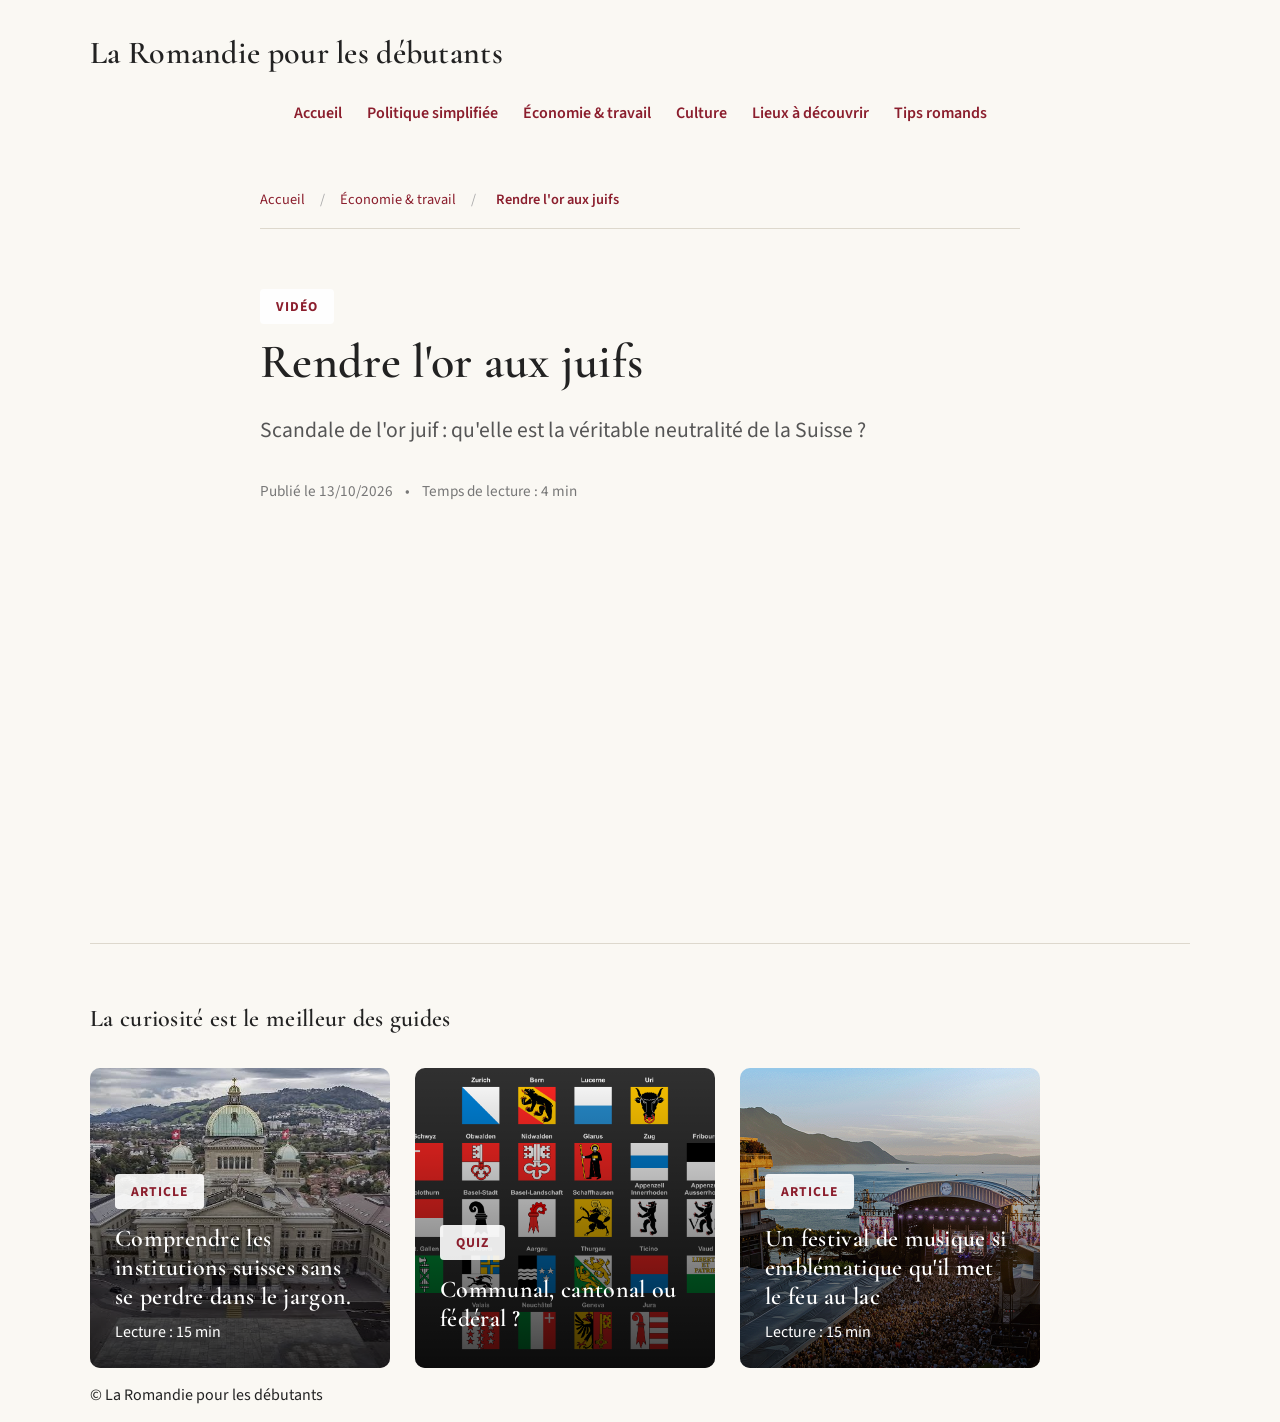
<file: pages/video-rendre-lor-aux-juifs.html>
<!DOCTYPE html>
<html lang="fr">

<head>
    <meta charset="UTF-8">
    <meta name="viewport" content="width=device-width, initial-scale=1.0">
    <title>La Romandie pour les débutants</title>
<link rel="preconnect" href="https://fonts.googleapis.com">
<link rel="preconnect" href="https://fonts.gstatic.com" crossorigin>

<link href="https://fonts.googleapis.com/css2?family=Cormorant+Garamond:wght@500;600;700&family=Source+Sans+3:wght@400;500;600;700&display=swap" rel="stylesheet">

<link rel="stylesheet" href="../css/style.css">
</head>

<body>

<header>

    <div class="header-top">

        <h1>La Romandie pour les débutants</h1>

    </div>

    <nav class="menu">

     <a href="../index.html">Accueil</a>


    <div class="dropdown">

        <a href="#">Politique simplifiée</a>

        <div class="dropdown-content">

            <a href="systeme-politique.html">Article - Le système politique suisse</a>
            <a href="referendum.html">Vidéo - Référendum</a>
            <a href="initiative-populaire.html">Vidéo - Initiative populaire</a>
            <a href="quizz-commune.html">Quiz - Communal, cantonal ou fédéral ?</a>
            <a href="interview-assurance-invalidité.html">Interview - Assurance invalidité</a>

        </div>

    </div>


    <div class="dropdown">

        <a href="#">Économie & travail</a>

        <div class="dropdown-content">

            <a href="article-veritable-richesse-suisse-romande.html">Article - La véritable richesse de la Suisse romande</a>
            <a href="video-rendre-lor-aux-juifs.html">Vidéo - Rendre l'or aux juifs</a>

        </div>

    </div>


    <div class="dropdown">

        <a href="#">Culture</a>

        <div class="dropdown-content">

            <a href="interview-industrie-theatre.html">Interview - La Manufacture, une école haute en créativité</a>
            <a href="article-montreux-jazz-festival.html">Article - Montreux Jazz Festival</a>

        </div>

    </div>


    <div class="dropdown">

        <a href="Lieux-à-ne-pas-manquer.html">Lieux à découvrir</a>

    </div>


    <div class="dropdown">

        <a href="#">Tips romands</a>

        <div class="dropdown-content">

            <a href="Top 10.html">Top - Top 10 des aliments incontournables en Romandie</a>
            <a href="Dictionnaire.html">Dictionnaire - Lexique de secours pour se faire comprendre en terre romande</a>

        </div>

    </div>


</nav>

</header>

<main>

    <nav class="fil-ariane">

        <a href="../index.html">Accueil</a>

        <span>/</span>

        <a href="#">Économie & travail</a>

        <span>/</span>

        <span class="page-actuelle">Rendre l'or aux juifs</span>

    </nav>

<article class="article-page">
<div class="badge-container">
    <span class="badge-media">VIDÉO</span>
</div>

        <h1>Rendre l'or aux juifs</h1>

        <p class="sous-titre">
            Scandale de l'or juif : qu'elle est la véritable neutralité de la Suisse ?
        </p>

        <div class="infos-article">
            <span>Publié le 13/10/2026</span>
            <span>•</span>
            <span>Temps de lecture : 4 min</span>
        </div>


<div class="video-container">

       <iframe width="560" height="315" src="https://www.youtube.com/embed/U06XPgwSZx8?si=SzN7LyqvA5A9M8jo" title="YouTube video player" frameborder="0" allow="accelerometer; autoplay; clipboard-write; encrypted-media; gyroscope; picture-in-picture; web-share" referrerpolicy="strict-origin-when-cross-origin" allowfullscreen></iframe>

    </video>

</div>
</article>

<section class="suite-decouverte">

    <h2>La curiosité est le meilleur des guides</h2>
    
<!-- CONTENEUR QUI REGROUPE LES 3 CARRÉS -->
<div class="cartes-decouverte">


    <!-- CARRÉ 1 : INITIATIVE POPULAIRE -->
    <a href="systeme-politique.html" class="carte-decouverte">

        <img src="../images/Article/Système politique suisse/palais-fédérale.jpg"
             alt="système politique">

        <div class="overlay">

            <span class="badge-media">
                ARTICLE 
            </span>

            <h3>
                Comprendre les institutions suisses sans se perdre dans le jargon.
            </h3>
             <p>
                Lecture : 15 min
            </p>

        </div>

    </a>


    <!-- CARRÉ 2 -->
    <a href="quizz-commune.html" class="carte-decouverte">

        <img src="../images/Quizz commune, canton et Confédération/image principale.jpeg"
             alt="Commune, canton, confédération">

        <div class="overlay">

            <span class="badge-media">
                QUIZ
            </span>

            <h3>
            Communal, cantonal ou fédéral ?
            </h3>

        </div>

    </a>


    <!-- CARRÉ 3 -->
    <a href="article-montreux-jazz-festival.html" class="carte-decouverte">

        <img src="../images/Article/Montreux-Jazz-Festival/Montreuz-Jazz-Festival.jpg"
             alt="Montreux Jazz Festival">

        <div class="overlay">

            <span class="badge-media">
                ARTICLE
            </span>

            <h3>
                Un festival de musique si emblématique qu'il met le feu au lac
            </h3>
            
            <p>
                Lecture : 15 min
            </p>

        </div>

    </a>


</div>

</section>

</main>

<footer>

    <p>© La Romandie pour les débutants</p>

</footer>

</body>

</html>
</file>
<file: css/style.css>
body {
    background-color: #faf8f3;
    color: #222222;
    font-family: "Source Sans 3", sans-serif;
}

main {
    max-width: 1100px;
    margin: auto;
}
header,
footer {
    max-width: 1100px;
    margin: auto;
}
header {
    padding: 25px 0;
}
.header-top {
    display: flex;
    justify-content: space-between;
    align-items: center;
}
header h1 {
    font-size: 2rem;
    margin: 0;
}
.menu {
    display: flex;
    justify-content: center;
    gap: 25px;
    margin-top: 30px;
    flex-wrap: wrap;
}
.menu a {
    text-decoration: none;
    color: #8b1e2d;
    font-weight: 600;
    transition: color 0.3s;
}
.menu a:hover {
    color: #1d5c63;
}
.bouton {
    display: inline-block;
    margin-top: 30px;
    padding: 15px 35px;
    background-color: #8b1e2d;
    color: white;
    text-decoration: none;
    font-weight: bold;
    border-radius: 5px;
    transition: background-color 0.3s;
}
.bouton:hover {
    background-color: #1d5c63;
}

.langues {
    display: flex;
    gap: 15px;
}

.langues a {
    text-decoration: none;
    color: #555;
    font-size: 0.9rem;
    font-weight: 600;
    transition: color 0.3s;
}

.langues a:hover {
    color: #8b1e2d;
}
.hero img {
    width: 70%;
    max-width: 700px;
    display: block;
    margin: 0 auto 40px;
}
.hero h2 {
    font-size: 2.2rem;
    margin-bottom: 20px;
}
.hero p {
    font-size: 1.2rem;
    margin-bottom: 30px;
}
.hero {
    text-align: center;
    padding: 60px 20px;
}
.dropdown {
    position: relative;
}
.dropdown-content {
    display: none;
    position: absolute;
    top: 100%;
    left: 0;
    background-color: #faf8f3;
    min-width: 230px;
    padding: 15px;

     z-index: 9999;
}
.dropdown:hover .dropdown-content {
    display: block;
}
.dropdown-content a {
    display: block;
    padding: 10px;
    color: #222;
}

header {
    position: relative;
    z-index: 9999;
}
/* ---------- ARTICLE ---------- */

.article-page{
    max-width: 760px;
    margin: 60px auto;
}

.article-page h1 {
    font-size: 3rem;
    line-height: 1.2;
    margin-top: 10px;
    margin-bottom: 15px;
}

.sous-titre{
    font-size:1.35rem;
    color:#555;
    line-height:1.6;
    margin-bottom:30px;
}

.infos-article{
    display:flex;
    gap:12px;
    color:#777;
    font-size:0.95rem;
    margin-bottom:40px;
}

.article-page img {
    width: 100%;
    border-radius: 8px;
    margin: 45px 0;
    box-shadow: 0 8px 24px rgba(0, 0, 0, 0.08);
}
.article-content {
    font-size: 1.15rem;
    line-height: 1.9;
}

.couleur-1 {
    color: #8b1e2d;
}

.couleur-2 {
    color: #1d5c63;
}

.couleur-3 {
    color: #24543B;
}

html {
    scroll-behavior: smooth;
}

.sous-parties {
    margin-left: 25px;
}

.sous-parties a {
    display: block;
    font-size: 0.95rem;
}

.conseils-grid {
    display: grid;
    grid-template-columns: repeat(2, 1fr);
    gap: 25px;
    margin: 30px 0;

    width: 120%;
    margin-left: -10%;
}

.conseil {
    width: 100%;
}

.conseils-grid .bouton-conseil {
    width: 100%;
    padding: 0;
    border: none;
    background: none;
    cursor: pointer;
    display: block;
}

.bouton-conseil img {
    width: 100%;
    height: 220px;
    object-fit: cover;
    display: block;
}

.conseils-grid .bouton-conseil span {
    display: flex;
    width: 100%;
    box-sizing: border-box;

    align-items: center;
    justify-content: center;
    text-align: center;

    min-height: 60px;
    padding: 15px;

    background-color: #8b1e2d;
    color: white;
    font-size: 1.2rem;
    font-weight: bold;
}

.info-conseil {
    display: none;
    padding: 20px;
    background-color: #faf8f3;
}

.info-conseil.ouvert {
    display: block;
}

.description-conseil h3 {
    color: #8b1e2d;
}

.info-conseil {
    display: none;
    padding: 20px;
    background-color: #faf8f3;
    text-align: center;
}


/* ===== FRISE CHRONOLOGIQUE ===== */

.frise-chronologique {
    position: relative;
    margin: 50px 0;
    padding-left: 45px;
}

/* Ligne verticale */
.frise-chronologique::before {
    content: "";
    position: absolute;
    left: 14px;
    top: 10px;
    bottom: 10px;
    width: 3px;
    background-color: #8b1e2d;
}


/* Chaque événement */
.evenement-frise {
    position: relative;
    margin-bottom: 35px;
}


/* Bouton contenant la date */
.date-frise {
    width: 100%;
    border: none;
    background: none;
    padding: 0;

    display: flex;
    align-items: center;
    gap: 15px;

    text-align: left;
    cursor: pointer;
}


/* Point sur la ligne */
.point-frise {
    position: absolute;

    left: -39px;

    width: 18px;
    height: 18px;

    background-color: #8b1e2d;
    border: 4px solid #faf8f3;

    border-radius: 50%;

    box-sizing: content-box;
}


/* Date */
.date {
    color: #8b1e2d;
    font-size: 1.25rem;
    font-weight: bold;
    min-width: 120px;
}


/* Titre de l'événement */
.titre-frise {
    font-size: 1.1rem;
    font-weight: bold;
    color: #222222;
}


/* Panneau fermé */
.contenu-frise {
    display: none;

    margin-top: 20px;
    padding: 25px;

    background-color: #faf8f3;

    border-left: 4px solid #8b1e2d;
}


/* Panneau ouvert */
.contenu-frise.ouvert {
    display: block;
}


/* Paragraphes */
.contenu-frise p {
    line-height: 1.7;
}


/* Dates internes 1840 / 1845 / etc. */
.sous-date {
    margin-bottom: 25px;
}

.sous-date strong {
    color: #8b1e2d;
    font-size: 1.1rem;
}

.sous-date p {
    margin-top: 5px;
}

.article-page p {
    text-align: justify;
    line-height: 1.7;
}

.liste-organisateurs {
    display: grid;
    grid-template-columns: repeat(3, 1fr);
    gap: 25px;
    margin-top: 30px;
}

.organisateur {
    position: relative;
}

.carte-organisateur {
    cursor: pointer;
    overflow: hidden;
    background-color: white;
    border-radius: 8px;
}

.carte-organisateur img {
    width: 100%;
    height: 220px;
    object-fit: contain;
    display: block;
}

.legende-organisateur {
    padding: 15px;
}

.legende-organisateur h3 {
    margin: 0 0 5px;
    color: #8b1e2d;
}

.legende-organisateur p {
    margin: 0;
}


/* BANDEROLE */

.banderole-organisateur {
    display: none;
    position: relative;

    width: 700px;
    max-width: 90vw;

    margin-top: 15px;
    padding: 25px;

    background-color: #faf8f3;
    border-left: 4px solid #8b1e2d;

    left: 50%;
    transform: translateX(-50%);
}

.banderole-organisateur.ouverte {
    display: block;
}

.fermer {
    position: absolute;
    top: 10px;
    right: 15px;
    border: none;
    background: none;
    font-size: 25px;
    cursor: pointer;
}

.info-chambre p {
    text-align: center;
    line-height: 1.6;
}

/* ---------- FIL D'ARIANE ---------- */
.fil-ariane {
    max-width: 760px;
    margin: 40px auto 35px;
    padding-bottom: 18px;
    border-bottom: 1px solid #ddd8cd;
    display: flex;
    align-items: center;
    gap: 10px;
    font-size: 0.9rem;
}

.fil-ariane a {
    text-decoration: none;
    color: #777;
    transition: color 0.3s;
}

.fil-ariane a:hover {
    color: #8b1e2d;
}

.fil-ariane span {
    color: #aaa;
}

.page-actuelle {
    color: #8b1e2d !important;
    font-weight: 600;
}

.fil-ariane + .badge-media,
.fil-ariane + .badge-container {
    display: flex;
    justify-content: flex-start;
    width: fit-content;
    margin-top: 15px;
    margin-bottom: 25px;
}
/* ---------- BADGE MÉDIA ---------- */

.type-media {
    display: inline-block;
    background-color: #f1ede4;
    border: 1px solid #d9d2c3;
    color: #8b1e2d;
    padding: 8px 18px;
    font-size: 0.8rem;
    font-weight: 700;
    letter-spacing: 2px;
    text-transform: uppercase;
    border-radius: 4px;
    margin-bottom: 25px;
}
/* ---------- TYPOGRAPHIE ---------- */

h1,
h2,
h3 {
    font-family: "Cormorant Garamond", serif;
    font-weight: 600;
    letter-spacing: 0.3px;
}

/* ---------- AU PROGRAMME ---------- */

.au-programme {
    background: #f6f2e8;
    border: 1px solid #ddd8cd;
    border-radius: 8px;
    padding: 25px 30px;
    margin: 40px 0 50px;
}

.au-programme h2 {
    margin-top: 0;
    margin-bottom: 20px;
    font-size: 1.6rem;
}

.au-programme ol {
    margin: 0;
    padding-left: 20px;
}

.au-programme li {
    margin-bottom: 12px;
}

.au-programme li:last-child {
    margin-bottom: 0;
}

.au-programme a {
    text-decoration: none;
    color: #222;
    font-weight: 600;
    transition: color 0.3s;
}

.au-programme a:hover {
    color: #8b1e2d;
}
/* ---------- CARTES DECOUVERTE ---------- */

.suite-decouverte {
    margin-top: 80px;
    padding-top: 40px;
    border-top: 1px solid #ddd8cd;
}

.suite-decouverte h2 {
    margin-bottom: 35px;
}


/* CONTENEUR DES 3 CARRÉS */
.cartes-decouverte {
    display: flex;
    gap: 25px;
    flex-wrap: wrap;
}


/* CHAQUE CARRÉ INDIVIDUEL */
.carte-decouverte {
    position: relative;

    width: 300px;
    height: 300px;

    overflow: hidden;
    border-radius: 10px;

    text-decoration: none;
    color: white;

    cursor: pointer;
}

.carte-decouverte img {

    width: 100%;
    height: 100%;

    object-fit: cover;

    transition: transform 0.4s ease;

}

.overlay {

    position: absolute;

    inset: 0;

    padding: 25px;

    display: flex;
    flex-direction: column;
    justify-content: flex-end;

    background:
    linear-gradient(
        transparent,
        rgba(0,0,0,0.75)
    );

}

.carte-decouverte:hover img {

    transform: scale(1.05);

}


.overlay h3 {

    color: white;

    margin: 15px 0 10px;

    font-size: 1.5rem;

}


.overlay p {

    margin: 0;

    color: white;

}


.badge-media {
    display: inline-block;
    align-self: flex-start;

    padding: 8px 16px;

    background: rgba(255,255,255,0.9);
    color: #8b1e2d;

    border-radius: 4px;

    font-size: 0.85rem;

    font-weight: bold;
    letter-spacing: 1px;
}
/* ---------- LE SAVAIS-TU ? ---------- */

.savais-tu {

    margin: 50px 0;

    padding: 25px 30px;

    background-color: #f6f2e8;

    border-left: 4px solid #8b1e2d;

}


.savais-tu h3 {

    margin-top: 0;

    margin-bottom: 15px;

    font-size: 1.5rem;

}


.savais-tu p {

    margin: 0;

    line-height: 1.8;

}

/* ---------- INTERVIEW ---------- */

.interview p {
    text-align: justify;
    line-height: 1.7;
    margin-bottom: 20px;
}

.questions-reponses {

    margin-top: 60px;

}

.question {

    margin-bottom: 60px;

}

.question h3 {

    color: #8b1e2d;

    font-size: 1.6rem;

    margin-bottom: 20px;

}

.question p {

    line-height: 1.9;

    font-size: 1.1rem;

}

.citation-interview {

    margin: 80px auto;

    max-width: 700px;

    text-align: center;

    font-family: "Cormorant Garamond", serif;

    font-size: 2.2rem;

    font-style: italic;

    color: #8b1e2d;

    line-height: 1.5;

}

.question {
    text-align: justify;
    margin-bottom: 5px;
}

.question > h3 {
    margin: 0 0 8px 0 !important;
    padding: 0 !important;
}

.question > p {
    margin: 0 !important;
    padding: 0 !important;
}

.article-page .question > h3 {
    font-size: 1.5rem !important;
}

.article-page .question > p {
    font-size: 1.25rem !important;
    line-height: 1.7;
}
/* =========================
   DICTIONNAIRE
   ========================= */

.dictionnaire {
    max-width: 900px;
    margin: 60px auto;
    padding: 0 20px;
}

.dictionnaire h2 {
    font-size: 3rem;
    margin-bottom: 10px;
}

.dictionnaire .sous-titre {
    font-size: 1.3rem;
    color: #555;
    margin-bottom: 50px;
}

.liste-mots {
    display: flex;
    flex-direction: column;
    gap: 30px;
}

.entree {
    display: flex;
    align-items: center;
    justify-content: space-between;
    gap: 40px;
    padding: 30px;
    background-color: white;
    border-radius: 10px;
}

.definition {
    flex: 1;
}

.definition h3 {
    font-size: 1.8rem;
    margin-bottom: 12px;
    color: #8b1e2d;
}

.definition p {
    font-size: 1.05rem;
    line-height: 1.6;
    margin: 0;
}

.illustration {
    width: 250px;
    height: 180px;
    flex-shrink: 0;
}

.illustration img {
    width: 100%;
    height: 100%;
    object-fit: cover;
    border-radius: 8px;
}
@media (max-width: 700px) {

    .entree {
        flex-direction: column;
        align-items: flex-start;
    }

    .illustration {
        width: 100%;
        height: 220px;
    }

}
/* =========================
   DÉCOUVRIR LA ROMANDIE
========================= */

.decouvrir-romandie {
    max-width: 1000px;
    margin: 80px auto;
    padding: 0 20px;
}

.decouvrir-romandie h2 {
    text-align: center;
    font-size: 2.2rem;
    margin-bottom: 20px;
}

.intro-romandie {
    max-width: 750px;
    margin: 0 auto 50px;
    text-align: justify;
    font-size: 1.2rem;
    line-height: 1.7;
    color: #555;
}

/* GRILLE DES CANTONS */

.cantons-grid {
    display: grid;
    grid-template-columns: repeat(3, 1fr);
    gap: 25px;
}


/* CHAQUE CANTON */

.canton {
    width: 100%;
}


/* DRAPEAU */

.drapeau-canton {
    width: 100%;
    border: none;
    background: #faf8f3;
    cursor: pointer;
    padding: 20px;
    border-radius: 10px;
    transition: transform 0.2s ease, box-shadow 0.2s ease;
}

.drapeau-canton:hover {
    transform: translateY(-3px);
    box-shadow: 0 6px 18px rgba(0, 0, 0, 0.08);
}

.drapeau-canton img {
    width: 150px;
    height: 100px;
    object-fit: contain;
    display: block;
    margin: 0 auto 12px;
}

.drapeau-canton span {
    display: block;
    font-size: 1.1rem;
    font-weight: 600;
    color: #8b1e2d;
}


/* BANNIÈRE D'INFORMATION */

.info-canton {
    display: grid;
    grid-template-rows: 0fr;
    transition: grid-template-rows 0.4s ease;
    overflow: hidden;
    width: 220%;
    margin-left: -20%;
}

.info-canton.ouvert {
    grid-template-rows: 1fr;
}

.info-contenu {
    min-height: 0;
    overflow: hidden;
    display: grid;
    grid-template-columns: 1fr 1fr;
    gap: 25px;
    align-items: center;
    padding: 0 20px;
    background: #f1eee7;
    border-radius: 0 0 10px 10px;
}

.info-canton.ouvert .info-contenu {
    padding: 25px 20px;
}


.description-canton h3 {
    color: #8b1e2d;
    margin-bottom: 10px;
    font-size: 1.4rem;
}

.description-canton p {
    line-height: 1.6;
    color: #444;
    margin: 0;
    text-align: justify;
}


/* IMAGE DE LOCALISATION */

.info-contenu img {
    width: 100%;
    height: 180px;
    object-fit: cover;
    border-radius: 8px;
}


/* VERSION MOBILE */

@media (max-width: 700px) {

    .cantons-grid {
        grid-template-columns: 1fr;
    }

    .info-contenu {
        grid-template-columns: 1fr;
    }

    .info-contenu img {
        height: 200px;
    }

}
/* Canton dans la colonne du milieu */
.canton:nth-child(3n + 2) .info-canton {
    margin-left: -60%;
}

/* Canton dans la colonne de gauche */
.canton:nth-child(3n + 1) .info-canton {
    margin-left: 0;
}

/* Canton dans la colonne de droite */
.canton:nth-child(3n) .info-canton {
    margin-left: -120%;
}
.info-contenu img {
    width: 100%;
    height: auto;
}
.pourquoi-site p {
    font-size: 1.15rem;
    line-height: 1.8;
    margin-bottom: 25px;
    text-align : justify;
}
html {
    scroll-behavior: smooth;
}
.hero-button {
    display: inline-block;
    padding: 12px 24px;
    background-color: #8b1e2d;
    color: white;
    text-decoration: none;
    border-radius: 5px;
    font-size: 1rem;
    transition: background-color 0.3s ease;
}
.hero-button:hover {
    background-color: #1d5c63;
}

.carte {
    position: relative;
    width: 65%;
    max-width: 850px;
    margin: -100px auto 40px;
}

.carte img {
    width: 100%;
    height: auto;
    display: block;
}

.point {
    position: absolute !important;
    width: 16px !important;
    height: 16px !important;
    min-width: 16px !important;
    max-width: 16px !important;
    min-height: 16px !important;
    max-height: 16px !important;
    padding: 0 !important;
    margin: 0 !important;
    box-sizing: border-box;
    border: 1px solid #faf8f3;
    border-radius: 50%;
    cursor: pointer;
    transform: translate(-50%, -50%);
    z-index: 10;
}

.point.ville {
    background-color: #000;
}

.point.animation {
    background-color: #1d5c63;
}

.point::after {
    content: attr(aria-label);
    position: absolute;
    bottom: 20px;
    left: 50%;
    transform: translateX(-50%);
    
    background-color: #faf8f3;
    color: #8b1e2d;
    padding: 5px 8px;
    border-radius: 4px;
    
    font-size: 0.8rem;
    white-space: nowrap;
    
    opacity: 0;
    visibility: hidden;
    transition: opacity 0.2s ease;
    
    pointer-events: none;
    z-index: 30;
}

.point:hover::after {
    opacity: 1;
    visibility: visible;
}

.photo-principale img {
    width: 100%;
    height: auto;
    display: block;
    margin: 0 auto;
}

.photo-principale h3 {
    margin-top: 25px;
    margin-bottom: 20px;
}

.tableau-tarifs {
    width: 100%;
    border-collapse: collapse;
    margin: 25px 0;
}

.tableau-tarifs th,
.tableau-tarifs td {
    padding: 12px 15px;
    text-align: left;
    border-bottom: 1px solid #ddd;
}

.tableau-tarifs th {
    background-color: #8b1e2d;
    color: white;
    font-weight: bold;
}

.tableau-tarifs td:last-child {
    font-weight: bold;
}

/* POSITION DES VILLES */

#lausanne {
    left: 37.5%;
    top: 64%;
}

#vevey {
    left: 48%;
    top: 66%;
}

#gruyeres {
    left: 59%;
    top: 61.2%;
}

#loeche {
    left: 87%;
    top: 70.3%;
}

/* POSITION DES ANIMATIONS */

#villars-tiercelin {
    left: 40.5%;
    top: 60%;
}

#parc-aigle {
    left: 56%;
    top: 74%;
}

#mine-bex {
    left: 57%;
    top: 76.5%;
}

#aquaparc {
    left: 48%;
    top: 69.3%;
}

/* BANNIERE */

.info-lieu {
    position: absolute;
    width: 300px;
    padding: 20px;
    background-color: #faf8f3;
    border-top: 3px solid #8b1e2d;
    box-shadow: 0 4px 12px rgba(0, 0, 0, 0.08);
    z-index: 20;
}

.info-lieu.cachee {
    display: none;
}

.lieu-header {
    display: flex;
    align-items: center;
    gap: 15px;
    margin-bottom: 30px;
}

.lieu-header img {
    width: 60px;
    height: 60px;
    object-fit: contain;
}

.lieu-header h3 {
    margin: 0;
    font-size: 3.5rem;
}

#info-lausanne {
    left: 16.5%;
    top: 64.7%;
}

#info-vevey {
    left: 27%;
    top: 66.7%;
}

#info-gruyeres {
    left: 38%;
    top: 61.9%;
}

#info-loeche {
    left: 65.5%;
    top: 70.906%;
}

#info-villars-tiercelin {
    left: 20%;
    top: 60.55%;
}

#info-parc-aigle {
    left: 36%;
    top: 74.6%;
}

#info-mine-bex {
    left: 37%;
    top: 77.1%;
}

#info-aquaparc {
    left: 28%;
    top: 69.9%;
}

.fermer {
    position: absolute;
    top: 10px;
    right: 15px;
    border: none;
    background: none;
    font-size: 1.5rem;
    cursor: pointer;
}

.carte-romandie h2 {
    position: relative;
    left: 171px;
}
/* TOP 10 */
.top10 {
    width: 90%;
    max-width: 1100px;
    margin: 60px auto;
    text-align:justify;
}

.classement-produit {
    border-top: 1px solid #8b1e2d;
    padding: 40px 0;
}

.produit-entete {
    display: grid;
    grid-template-columns: 2fr 1.5fr 1fr;
    gap: 30px;
    align-items: start;
}

.produit-titre {
    display: flex;
    align-items: baseline;
    gap: 20px;
}

.rang {
    font-size: 3rem;
    font-weight: bold;
    color: #8b1e2d;
}

.produit-titre h2 {
    margin: 0;
    font-size: 1.8rem;
}

.produit-infos p,
.produit-origine p {
    margin: 5px 0;
}

.produit-origine {
    text-align: right;
}

.produit-contenu {
    display: grid;
    grid-template-columns: 1fr 350px;
    gap: 50px;
    margin-top: 30px;
    align-items: center;
}

.produit-description {
    line-height: 1.7;
}

.produit-photo img {
    width: 100%;
    height: 250px;
    object-fit: contain;
    display: block;
}


/* ADAPTATION MOBILE */

@media (max-width: 768px) {

    .produit-entete {
        grid-template-columns: 1fr;
        gap: 15px;
    }

    .produit-origine {
        text-align: left;
    }

    .produit-contenu {
        grid-template-columns: 1fr;
    }

    .produit-photo img {
        height: auto;
    }
}

/* Quiz */
.quiz-page {
    max-width: 760px;
    margin: 0 auto;
    padding: 40px 20px 80px;
}

.fil-ariane {
    font-family: "Source Sans 3", sans-serif;
    font-size: 0.9rem;
    margin-bottom: 35px;
}

.fil-ariane a {
    color: #8b1e2d;
    text-decoration: none;
}

.fil-ariane span {
    margin: 0 5px;
}

.type-media {
    display: inline-block;

    padding: 5px 12px;

    border: 1px solid #8b1e2d;
    border-radius: 4px;

    color: #8b1e2d;

    font-family: "Source Sans 3", sans-serif;
    font-size: 0.8rem;
    font-weight: 600;

    margin-bottom: 15px;
}

.intro-quiz h1 {
    font-family: "Cormorant Garamond", serif;
    font-size: 3rem;
    margin: 0 0 20px;
    color: #222222;
}

.phrase-intro {
    font-family: "Source Sans 3", sans-serif;
    font-size: 1.2rem;
    line-height: 1.7;
    margin-bottom: 35px;
}

.image-quiz {
    display: block;

    width: 65%;
    max-width: 500px;
    height: auto;

    margin: 70px auto 5px auto;
}

.quiz {
    width: 90%;
    max-width: 650px;

    margin: 5px auto 60px auto;
}

.question {
    width: 100%;
    padding: 35px;
    box-sizing: border-box;
    margin-bottom: 60px;
}

.question h2 {
    width: 75%;
    margin: 0 auto 25px auto;
    text-align: left;
    font-size: 2.5rem;
}

.choix-reponses {
    width: 75%;
    margin: 0 auto;

    display: flex;
    flex-direction: column;
    gap: 12px;
}

.choix {
    width: 100%;
}

.choix:hover {
    background-color: #8b1e2d;
    color: white;
}

.reponse-explication {
    display: none;
    margin-top: 25px;

    font-family: "Source Sans 3", sans-serif;
    font-size: 1.05rem;
    line-height: 1.6;
}

.reponse-explication.correct {
    display: block;
    color: #2e7d32;
}

.reponse-explication.faux {
    display: block;
    color: #b3261e;
}

.symbole-reponse {
    font-size: 1.3rem;
    font-weight: bold;
    margin-right: 8px;
}

.reponse-choisie {
    font-weight: 700;
}

.choix-reponses {
    display: flex;
    flex-direction: column;
    gap: 15px;
}

.choix {
    display: flex;
    align-items: center;
    gap: 12px;

    padding: 15px 20px;

    border: 1px solid #8b1e2d;
    border-radius: 5px;

    cursor: pointer;
}

.choix input {
    width: 18px;
    height: 18px;
    cursor: pointer;
}

.bouton-repondre {
    margin-top: 25px;
    padding: 12px 30px;

    background-color: #8b1e2d;
    color: white;

    border: none;
    border-radius: 5px;

    font-family: "Source Sans 3", sans-serif;
    font-size: 1rem;

    cursor: pointer;
}

.bouton-repondre:hover {
    background-color: #1d5c63;
}

.reponse-explication {
    display: block;
    margin-top: 25px;
}

.resultat-correct {
    color: green;
    margin-bottom: 20px;
}

.resultat-faux {
    color: red;
    margin-bottom: 20px;
}

.resultat-correct p,
.resultat-faux p {
    margin: 5px 0 0;
    line-height: 1.6;
}

.aucune-reponse {
    color: #222222;
}

.boutons-quiz {
    display: flex;
    align-items: center;
    gap: 12px;
    margin-top: 25px;
}

.bouton-repondre {
    margin-top: 0;
}

.bouton-reset {
    width: 42px;
    height: 42px;

    border: 1px solid #8b1e2d;
    border-radius: 50%;

    background-color: transparent;
    color: #8b1e2d;

    font-size: 1.5rem;
    cursor: pointer;

    display: none;
    align-items: center;
    justify-content: center;

    transition: 0.2s;
}

.bouton-reset:hover {
    background-color: #8b1e2d;
    color: white;
    transform: rotate(-30deg);
}

.image-question {
    display: block;
    width: 70%;
    max-width: 340px;
    height: auto;

    margin: 20px auto 30px auto;

    border-radius: 6px;
}

/* VIDEO */
.video-container {
    width: 100%;
    max-width: 800px;
    margin: 35px auto;
}

.video-container video {
    width: 100%;
    height: auto;
    display: block;
    border-radius: 10px;
}

.video-container video {
    width: 100%;
    height: auto;
    display: block;
    border-radius: 10px;
}

/* Dictionnaire */
.illustration-lexique {
    width: 250px !important;
    height: 200px !important;

    object-fit: contain !important;
    object-position: center !important;

    display: block;
    overflow: hidden;
    border-radius: 10px;
}
</file>
